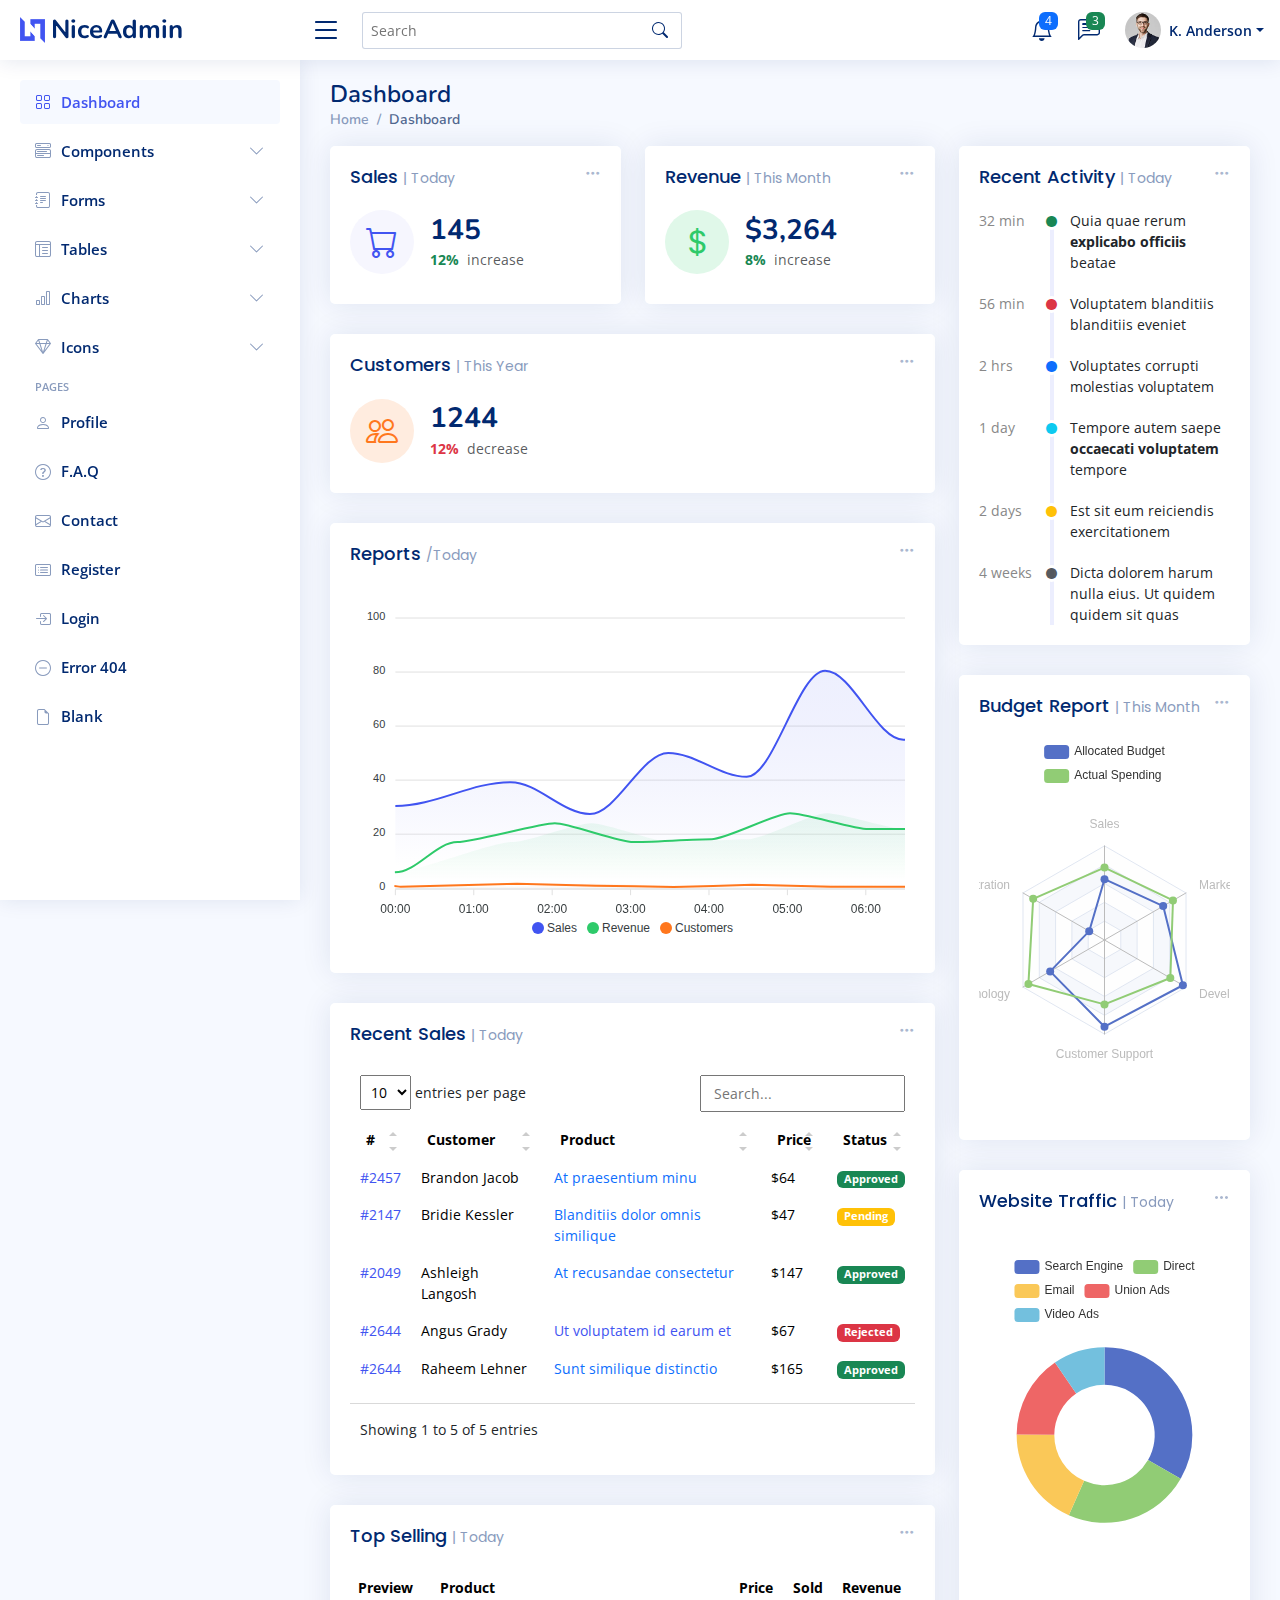
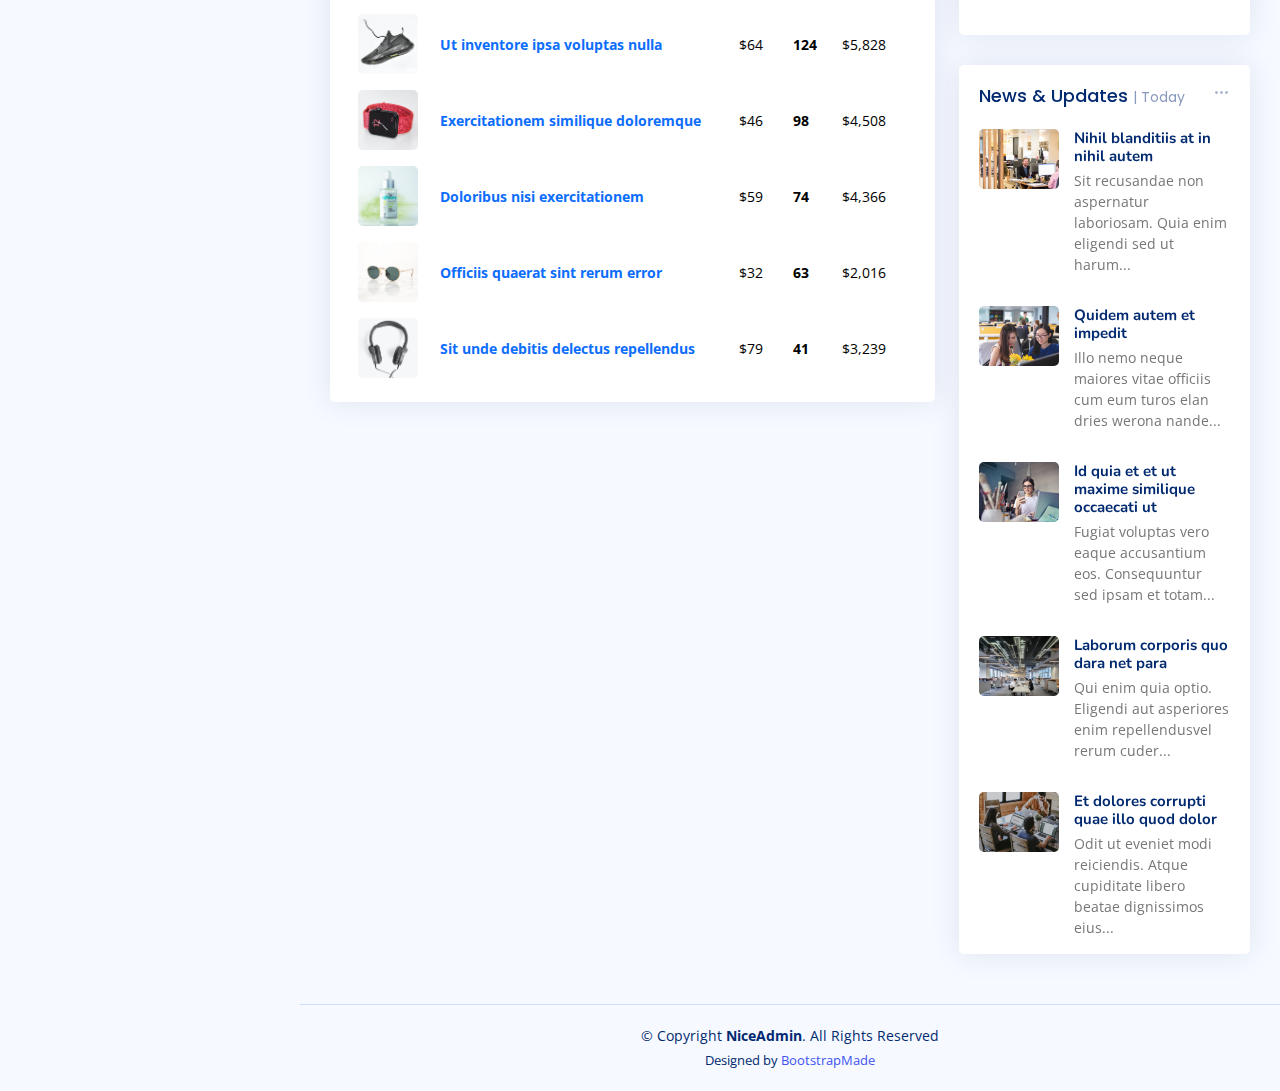
<file: NiceAdmin/index.html>
<!DOCTYPE html>
<html lang="en">

<head>
  <meta charset="utf-8">
  <meta content="width=device-width, initial-scale=1.0" name="viewport">

  <title>Dashboard - NiceAdmin Bootstrap Template</title>
  <meta content="" name="description">
  <meta content="" name="keywords">

  <!-- Favicons -->
  <link href="assets/img/favicon.png" rel="icon">
  <link href="assets/img/apple-touch-icon.png" rel="apple-touch-icon">

  <!-- Google Fonts -->
  <link href="https://fonts.gstatic.com" rel="preconnect">
  <link href="https://fonts.googleapis.com/css?family=Open+Sans:300,300i,400,400i,600,600i,700,700i|Nunito:300,300i,400,400i,600,600i,700,700i|Poppins:300,300i,400,400i,500,500i,600,600i,700,700i" rel="stylesheet">

  <!-- Vendor CSS Files -->
  <link href="assets/vendor/bootstrap/css/bootstrap.min.css" rel="stylesheet">
  <link href="assets/vendor/bootstrap-icons/bootstrap-icons.css" rel="stylesheet">
  <link href="assets/vendor/boxicons/css/boxicons.min.css" rel="stylesheet">
  <link href="assets/vendor/quill/quill.snow.css" rel="stylesheet">
  <link href="assets/vendor/quill/quill.bubble.css" rel="stylesheet">
  <link href="assets/vendor/remixicon/remixicon.css" rel="stylesheet">
  <link href="assets/vendor/simple-datatables/style.css" rel="stylesheet">

  <!-- Template Main CSS File -->
  <link href="assets/css/style.css" rel="stylesheet">

  <!-- =======================================================
  * Template Name: NiceAdmin
  * Updated: Jan 29 2024 with Bootstrap v5.3.2
  * Template URL: https://bootstrapmade.com/nice-admin-bootstrap-admin-html-template/
  * Author: BootstrapMade.com
  * License: https://bootstrapmade.com/license/
  ======================================================== -->
</head>

<body>

  <!-- ======= Header ======= -->
  <header id="header" class="header fixed-top d-flex align-items-center">

    <div class="d-flex align-items-center justify-content-between">
      <a href="index.html" class="logo d-flex align-items-center">
        <img src="assets/img/logo.png" alt="">
        <span class="d-none d-lg-block">NiceAdmin</span>
      </a>
      <i class="bi bi-list toggle-sidebar-btn"></i>
    </div><!-- End Logo -->

    <div class="search-bar">
      <form class="search-form d-flex align-items-center" method="POST" action="#">
        <input type="text" name="query" placeholder="Search" title="Enter search keyword">
        <button type="submit" title="Search"><i class="bi bi-search"></i></button>
      </form>
    </div><!-- End Search Bar -->

    <nav class="header-nav ms-auto">
      <ul class="d-flex align-items-center">

        <li class="nav-item d-block d-lg-none">
          <a class="nav-link nav-icon search-bar-toggle " href="#">
            <i class="bi bi-search"></i>
          </a>
        </li><!-- End Search Icon-->

        <li class="nav-item dropdown">

          <a class="nav-link nav-icon" href="#" data-bs-toggle="dropdown">
            <i class="bi bi-bell"></i>
            <span class="badge bg-primary badge-number">4</span>
          </a><!-- End Notification Icon -->

          <ul class="dropdown-menu dropdown-menu-end dropdown-menu-arrow notifications">
            <li class="dropdown-header">
              You have 4 new notifications
              <a href="#"><span class="badge rounded-pill bg-primary p-2 ms-2">View all</span></a>
            </li>
            <li>
              <hr class="dropdown-divider">
            </li>

            <li class="notification-item">
              <i class="bi bi-exclamation-circle text-warning"></i>
              <div>
                <h4>Lorem Ipsum</h4>
                <p>Quae dolorem earum veritatis oditseno</p>
                <p>30 min. ago</p>
              </div>
            </li>

            <li>
              <hr class="dropdown-divider">
            </li>

            <li class="notification-item">
              <i class="bi bi-x-circle text-danger"></i>
              <div>
                <h4>Atque rerum nesciunt</h4>
                <p>Quae dolorem earum veritatis oditseno</p>
                <p>1 hr. ago</p>
              </div>
            </li>

            <li>
              <hr class="dropdown-divider">
            </li>

            <li class="notification-item">
              <i class="bi bi-check-circle text-success"></i>
              <div>
                <h4>Sit rerum fuga</h4>
                <p>Quae dolorem earum veritatis oditseno</p>
                <p>2 hrs. ago</p>
              </div>
            </li>

            <li>
              <hr class="dropdown-divider">
            </li>

            <li class="notification-item">
              <i class="bi bi-info-circle text-primary"></i>
              <div>
                <h4>Dicta reprehenderit</h4>
                <p>Quae dolorem earum veritatis oditseno</p>
                <p>4 hrs. ago</p>
              </div>
            </li>

            <li>
              <hr class="dropdown-divider">
            </li>
            <li class="dropdown-footer">
              <a href="#">Show all notifications</a>
            </li>

          </ul><!-- End Notification Dropdown Items -->

        </li><!-- End Notification Nav -->

        <li class="nav-item dropdown">

          <a class="nav-link nav-icon" href="#" data-bs-toggle="dropdown">
            <i class="bi bi-chat-left-text"></i>
            <span class="badge bg-success badge-number">3</span>
          </a><!-- End Messages Icon -->

          <ul class="dropdown-menu dropdown-menu-end dropdown-menu-arrow messages">
            <li class="dropdown-header">
              You have 3 new messages
              <a href="#"><span class="badge rounded-pill bg-primary p-2 ms-2">View all</span></a>
            </li>
            <li>
              <hr class="dropdown-divider">
            </li>

            <li class="message-item">
              <a href="#">
                <img src="assets/img/messages-1.jpg" alt="" class="rounded-circle">
                <div>
                  <h4>Maria Hudson</h4>
                  <p>Velit asperiores et ducimus soluta repudiandae labore officia est ut...</p>
                  <p>4 hrs. ago</p>
                </div>
              </a>
            </li>
            <li>
              <hr class="dropdown-divider">
            </li>

            <li class="message-item">
              <a href="#">
                <img src="assets/img/messages-2.jpg" alt="" class="rounded-circle">
                <div>
                  <h4>Anna Nelson</h4>
                  <p>Velit asperiores et ducimus soluta repudiandae labore officia est ut...</p>
                  <p>6 hrs. ago</p>
                </div>
              </a>
            </li>
            <li>
              <hr class="dropdown-divider">
            </li>

            <li class="message-item">
              <a href="#">
                <img src="assets/img/messages-3.jpg" alt="" class="rounded-circle">
                <div>
                  <h4>David Muldon</h4>
                  <p>Velit asperiores et ducimus soluta repudiandae labore officia est ut...</p>
                  <p>8 hrs. ago</p>
                </div>
              </a>
            </li>
            <li>
              <hr class="dropdown-divider">
            </li>

            <li class="dropdown-footer">
              <a href="#">Show all messages</a>
            </li>

          </ul><!-- End Messages Dropdown Items -->

        </li><!-- End Messages Nav -->

        <li class="nav-item dropdown pe-3">

          <a class="nav-link nav-profile d-flex align-items-center pe-0" href="#" data-bs-toggle="dropdown">
            <img src="assets/img/profile-img.jpg" alt="Profile" class="rounded-circle">
            <span class="d-none d-md-block dropdown-toggle ps-2">K. Anderson</span>
          </a><!-- End Profile Iamge Icon -->

          <ul class="dropdown-menu dropdown-menu-end dropdown-menu-arrow profile">
            <li class="dropdown-header">
              <h6>Kevin Anderson</h6>
              <span>Web Designer</span>
            </li>
            <li>
              <hr class="dropdown-divider">
            </li>

            <li>
              <a class="dropdown-item d-flex align-items-center" href="users-profile.html">
                <i class="bi bi-person"></i>
                <span>My Profile</span>
              </a>
            </li>
            <li>
              <hr class="dropdown-divider">
            </li>

            <li>
              <a class="dropdown-item d-flex align-items-center" href="users-profile.html">
                <i class="bi bi-gear"></i>
                <span>Account Settings</span>
              </a>
            </li>
            <li>
              <hr class="dropdown-divider">
            </li>

            <li>
              <a class="dropdown-item d-flex align-items-center" href="pages-faq.html">
                <i class="bi bi-question-circle"></i>
                <span>Need Help?</span>
              </a>
            </li>
            <li>
              <hr class="dropdown-divider">
            </li>

            <li>
              <a class="dropdown-item d-flex align-items-center" href="#">
                <i class="bi bi-box-arrow-right"></i>
                <span>Sign Out</span>
              </a>
            </li>

          </ul><!-- End Profile Dropdown Items -->
        </li><!-- End Profile Nav -->

      </ul>
    </nav><!-- End Icons Navigation -->

  </header><!-- End Header -->

  <!-- ======= Sidebar ======= -->
  <aside id="sidebar" class="sidebar">

    <ul class="sidebar-nav" id="sidebar-nav">

      <li class="nav-item">
        <a class="nav-link " href="index.html">
          <i class="bi bi-grid"></i>
          <span>Dashboard</span>
        </a>
      </li><!-- End Dashboard Nav -->

      <li class="nav-item">
        <a class="nav-link collapsed" data-bs-target="#components-nav" data-bs-toggle="collapse" href="#">
          <i class="bi bi-menu-button-wide"></i><span>Components</span><i class="bi bi-chevron-down ms-auto"></i>
        </a>
        <ul id="components-nav" class="nav-content collapse " data-bs-parent="#sidebar-nav">
          <li>
            <a href="components-alerts.html">
              <i class="bi bi-circle"></i><span>Alerts</span>
            </a>
          </li>
          <li>
            <a href="components-accordion.html">
              <i class="bi bi-circle"></i><span>Accordion</span>
            </a>
          </li>
          <li>
            <a href="components-badges.html">
              <i class="bi bi-circle"></i><span>Badges</span>
            </a>
          </li>
          <li>
            <a href="components-breadcrumbs.html">
              <i class="bi bi-circle"></i><span>Breadcrumbs</span>
            </a>
          </li>
          <li>
            <a href="components-buttons.html">
              <i class="bi bi-circle"></i><span>Buttons</span>
            </a>
          </li>
          <li>
            <a href="components-cards.html">
              <i class="bi bi-circle"></i><span>Cards</span>
            </a>
          </li>
          <li>
            <a href="components-carousel.html">
              <i class="bi bi-circle"></i><span>Carousel</span>
            </a>
          </li>
          <li>
            <a href="components-list-group.html">
              <i class="bi bi-circle"></i><span>List group</span>
            </a>
          </li>
          <li>
            <a href="components-modal.html">
              <i class="bi bi-circle"></i><span>Modal</span>
            </a>
          </li>
          <li>
            <a href="components-tabs.html">
              <i class="bi bi-circle"></i><span>Tabs</span>
            </a>
          </li>
          <li>
            <a href="components-pagination.html">
              <i class="bi bi-circle"></i><span>Pagination</span>
            </a>
          </li>
          <li>
            <a href="components-progress.html">
              <i class="bi bi-circle"></i><span>Progress</span>
            </a>
          </li>
          <li>
            <a href="components-spinners.html">
              <i class="bi bi-circle"></i><span>Spinners</span>
            </a>
          </li>
          <li>
            <a href="components-tooltips.html">
              <i class="bi bi-circle"></i><span>Tooltips</span>
            </a>
          </li>
        </ul>
      </li><!-- End Components Nav -->

      <li class="nav-item">
        <a class="nav-link collapsed" data-bs-target="#forms-nav" data-bs-toggle="collapse" href="#">
          <i class="bi bi-journal-text"></i><span>Forms</span><i class="bi bi-chevron-down ms-auto"></i>
        </a>
        <ul id="forms-nav" class="nav-content collapse " data-bs-parent="#sidebar-nav">
          <li>
            <a href="forms-elements.html">
              <i class="bi bi-circle"></i><span>Form Elements</span>
            </a>
          </li>
          <li>
            <a href="forms-layouts.html">
              <i class="bi bi-circle"></i><span>Form Layouts</span>
            </a>
          </li>
          <li>
            <a href="forms-editors.html">
              <i class="bi bi-circle"></i><span>Form Editors</span>
            </a>
          </li>
          <li>
            <a href="forms-validation.html">
              <i class="bi bi-circle"></i><span>Form Validation</span>
            </a>
          </li>
        </ul>
      </li><!-- End Forms Nav -->

      <li class="nav-item">
        <a class="nav-link collapsed" data-bs-target="#tables-nav" data-bs-toggle="collapse" href="#">
          <i class="bi bi-layout-text-window-reverse"></i><span>Tables</span><i class="bi bi-chevron-down ms-auto"></i>
        </a>
        <ul id="tables-nav" class="nav-content collapse " data-bs-parent="#sidebar-nav">
          <li>
            <a href="tables-general.html">
              <i class="bi bi-circle"></i><span>General Tables</span>
            </a>
          </li>
          <li>
            <a href="tables-data.html">
              <i class="bi bi-circle"></i><span>Data Tables</span>
            </a>
          </li>
        </ul>
      </li><!-- End Tables Nav -->

      <li class="nav-item">
        <a class="nav-link collapsed" data-bs-target="#charts-nav" data-bs-toggle="collapse" href="#">
          <i class="bi bi-bar-chart"></i><span>Charts</span><i class="bi bi-chevron-down ms-auto"></i>
        </a>
        <ul id="charts-nav" class="nav-content collapse " data-bs-parent="#sidebar-nav">
          <li>
            <a href="charts-chartjs.html">
              <i class="bi bi-circle"></i><span>Chart.js</span>
            </a>
          </li>
          <li>
            <a href="charts-apexcharts.html">
              <i class="bi bi-circle"></i><span>ApexCharts</span>
            </a>
          </li>
          <li>
            <a href="charts-echarts.html">
              <i class="bi bi-circle"></i><span>ECharts</span>
            </a>
          </li>
        </ul>
      </li><!-- End Charts Nav -->

      <li class="nav-item">
        <a class="nav-link collapsed" data-bs-target="#icons-nav" data-bs-toggle="collapse" href="#">
          <i class="bi bi-gem"></i><span>Icons</span><i class="bi bi-chevron-down ms-auto"></i>
        </a>
        <ul id="icons-nav" class="nav-content collapse " data-bs-parent="#sidebar-nav">
          <li>
            <a href="icons-bootstrap.html">
              <i class="bi bi-circle"></i><span>Bootstrap Icons</span>
            </a>
          </li>
          <li>
            <a href="icons-remix.html">
              <i class="bi bi-circle"></i><span>Remix Icons</span>
            </a>
          </li>
          <li>
            <a href="icons-boxicons.html">
              <i class="bi bi-circle"></i><span>Boxicons</span>
            </a>
          </li>
        </ul>
      </li><!-- End Icons Nav -->

      <li class="nav-heading">Pages</li>

      <li class="nav-item">
        <a class="nav-link collapsed" href="users-profile.html">
          <i class="bi bi-person"></i>
          <span>Profile</span>
        </a>
      </li><!-- End Profile Page Nav -->

      <li class="nav-item">
        <a class="nav-link collapsed" href="pages-faq.html">
          <i class="bi bi-question-circle"></i>
          <span>F.A.Q</span>
        </a>
      </li><!-- End F.A.Q Page Nav -->

      <li class="nav-item">
        <a class="nav-link collapsed" href="pages-contact.html">
          <i class="bi bi-envelope"></i>
          <span>Contact</span>
        </a>
      </li><!-- End Contact Page Nav -->

      <li class="nav-item">
        <a class="nav-link collapsed" href="pages-register.html">
          <i class="bi bi-card-list"></i>
          <span>Register</span>
        </a>
      </li><!-- End Register Page Nav -->

      <li class="nav-item">
        <a class="nav-link collapsed" href="pages-login.html">
          <i class="bi bi-box-arrow-in-right"></i>
          <span>Login</span>
        </a>
      </li><!-- End Login Page Nav -->

      <li class="nav-item">
        <a class="nav-link collapsed" href="pages-error-404.html">
          <i class="bi bi-dash-circle"></i>
          <span>Error 404</span>
        </a>
      </li><!-- End Error 404 Page Nav -->

      <li class="nav-item">
        <a class="nav-link collapsed" href="pages-blank.html">
          <i class="bi bi-file-earmark"></i>
          <span>Blank</span>
        </a>
      </li><!-- End Blank Page Nav -->

    </ul>

  </aside><!-- End Sidebar-->

  <main id="main" class="main">

    <div class="pagetitle">
      <h1>Dashboard</h1>
      <nav>
        <ol class="breadcrumb">
          <li class="breadcrumb-item"><a href="index.html">Home</a></li>
          <li class="breadcrumb-item active">Dashboard</li>
        </ol>
      </nav>
    </div><!-- End Page Title -->

    <section class="section dashboard">
      <div class="row">

        <!-- Left side columns -->
        <div class="col-lg-8">
          <div class="row">

            <!-- Sales Card -->
            <div class="col-xxl-4 col-md-6">
              <div class="card info-card sales-card">

                <div class="filter">
                  <a class="icon" href="#" data-bs-toggle="dropdown"><i class="bi bi-three-dots"></i></a>
                  <ul class="dropdown-menu dropdown-menu-end dropdown-menu-arrow">
                    <li class="dropdown-header text-start">
                      <h6>Filter</h6>
                    </li>

                    <li><a class="dropdown-item" href="#">Today</a></li>
                    <li><a class="dropdown-item" href="#">This Month</a></li>
                    <li><a class="dropdown-item" href="#">This Year</a></li>
                  </ul>
                </div>

                <div class="card-body">
                  <h5 class="card-title">Sales <span>| Today</span></h5>

                  <div class="d-flex align-items-center">
                    <div class="card-icon rounded-circle d-flex align-items-center justify-content-center">
                      <i class="bi bi-cart"></i>
                    </div>
                    <div class="ps-3">
                      <h6>145</h6>
                      <span class="text-success small pt-1 fw-bold">12%</span> <span class="text-muted small pt-2 ps-1">increase</span>

                    </div>
                  </div>
                </div>

              </div>
            </div><!-- End Sales Card -->

            <!-- Revenue Card -->
            <div class="col-xxl-4 col-md-6">
              <div class="card info-card revenue-card">

                <div class="filter">
                  <a class="icon" href="#" data-bs-toggle="dropdown"><i class="bi bi-three-dots"></i></a>
                  <ul class="dropdown-menu dropdown-menu-end dropdown-menu-arrow">
                    <li class="dropdown-header text-start">
                      <h6>Filter</h6>
                    </li>

                    <li><a class="dropdown-item" href="#">Today</a></li>
                    <li><a class="dropdown-item" href="#">This Month</a></li>
                    <li><a class="dropdown-item" href="#">This Year</a></li>
                  </ul>
                </div>

                <div class="card-body">
                  <h5 class="card-title">Revenue <span>| This Month</span></h5>

                  <div class="d-flex align-items-center">
                    <div class="card-icon rounded-circle d-flex align-items-center justify-content-center">
                      <i class="bi bi-currency-dollar"></i>
                    </div>
                    <div class="ps-3">
                      <h6>$3,264</h6>
                      <span class="text-success small pt-1 fw-bold">8%</span> <span class="text-muted small pt-2 ps-1">increase</span>

                    </div>
                  </div>
                </div>

              </div>
            </div><!-- End Revenue Card -->

            <!-- Customers Card -->
            <div class="col-xxl-4 col-xl-12">

              <div class="card info-card customers-card">

                <div class="filter">
                  <a class="icon" href="#" data-bs-toggle="dropdown"><i class="bi bi-three-dots"></i></a>
                  <ul class="dropdown-menu dropdown-menu-end dropdown-menu-arrow">
                    <li class="dropdown-header text-start">
                      <h6>Filter</h6>
                    </li>

                    <li><a class="dropdown-item" href="#">Today</a></li>
                    <li><a class="dropdown-item" href="#">This Month</a></li>
                    <li><a class="dropdown-item" href="#">This Year</a></li>
                  </ul>
                </div>

                <div class="card-body">
                  <h5 class="card-title">Customers <span>| This Year</span></h5>

                  <div class="d-flex align-items-center">
                    <div class="card-icon rounded-circle d-flex align-items-center justify-content-center">
                      <i class="bi bi-people"></i>
                    </div>
                    <div class="ps-3">
                      <h6>1244</h6>
                      <span class="text-danger small pt-1 fw-bold">12%</span> <span class="text-muted small pt-2 ps-1">decrease</span>

                    </div>
                  </div>

                </div>
              </div>

            </div><!-- End Customers Card -->

            <!-- Reports -->
            <div class="col-12">
              <div class="card">

                <div class="filter">
                  <a class="icon" href="#" data-bs-toggle="dropdown"><i class="bi bi-three-dots"></i></a>
                  <ul class="dropdown-menu dropdown-menu-end dropdown-menu-arrow">
                    <li class="dropdown-header text-start">
                      <h6>Filter</h6>
                    </li>

                    <li><a class="dropdown-item" href="#">Today</a></li>
                    <li><a class="dropdown-item" href="#">This Month</a></li>
                    <li><a class="dropdown-item" href="#">This Year</a></li>
                  </ul>
                </div>

                <div class="card-body">
                  <h5 class="card-title">Reports <span>/Today</span></h5>

                  <!-- Line Chart -->
                  <div id="reportsChart"></div>

                  <script>
                    document.addEventListener("DOMContentLoaded", () => {
                      new ApexCharts(document.querySelector("#reportsChart"), {
                        series: [{
                          name: 'Sales',
                          data: [31, 40, 28, 51, 42, 82, 56],
                        }, {
                          name: 'Revenue',
                          data: [11, 32, 45, 32, 34, 52, 41]
                        }, {
                          name: 'Customers',
                          data: [15, 11, 32, 18, 9, 24, 11]
                        }],
                        chart: {
                          height: 350,
                          type: 'area',
                          toolbar: {
                            show: false
                          },
                        },
                        markers: {
                          size: 4
                        },
                        colors: ['#4154f1', '#2eca6a', '#ff771d'],
                        fill: {
                          type: "gradient",
                          gradient: {
                            shadeIntensity: 1,
                            opacityFrom: 0.3,
                            opacityTo: 0.4,
                            stops: [0, 90, 100]
                          }
                        },
                        dataLabels: {
                          enabled: false
                        },
                        stroke: {
                          curve: 'smooth',
                          width: 2
                        },
                        xaxis: {
                          type: 'datetime',
                          categories: ["2018-09-19T00:00:00.000Z", "2018-09-19T01:30:00.000Z", "2018-09-19T02:30:00.000Z", "2018-09-19T03:30:00.000Z", "2018-09-19T04:30:00.000Z", "2018-09-19T05:30:00.000Z", "2018-09-19T06:30:00.000Z"]
                        },
                        tooltip: {
                          x: {
                            format: 'dd/MM/yy HH:mm'
                          },
                        }
                      }).render();
                    });
                  </script>
                  <!-- End Line Chart -->

                </div>

              </div>
            </div><!-- End Reports -->

            <!-- Recent Sales -->
            <div class="col-12">
              <div class="card recent-sales overflow-auto">

                <div class="filter">
                  <a class="icon" href="#" data-bs-toggle="dropdown"><i class="bi bi-three-dots"></i></a>
                  <ul class="dropdown-menu dropdown-menu-end dropdown-menu-arrow">
                    <li class="dropdown-header text-start">
                      <h6>Filter</h6>
                    </li>

                    <li><a class="dropdown-item" href="#">Today</a></li>
                    <li><a class="dropdown-item" href="#">This Month</a></li>
                    <li><a class="dropdown-item" href="#">This Year</a></li>
                  </ul>
                </div>

                <div class="card-body">
                  <h5 class="card-title">Recent Sales <span>| Today</span></h5>

                  <table class="table table-borderless datatable">
                    <thead>
                      <tr>
                        <th scope="col">#</th>
                        <th scope="col">Customer</th>
                        <th scope="col">Product</th>
                        <th scope="col">Price</th>
                        <th scope="col">Status</th>
                      </tr>
                    </thead>
                    <tbody>
                      <tr>
                        <th scope="row"><a href="#">#2457</a></th>
                        <td>Brandon Jacob</td>
                        <td><a href="#" class="text-primary">At praesentium minu</a></td>
                        <td>$64</td>
                        <td><span class="badge bg-success">Approved</span></td>
                      </tr>
                      <tr>
                        <th scope="row"><a href="#">#2147</a></th>
                        <td>Bridie Kessler</td>
                        <td><a href="#" class="text-primary">Blanditiis dolor omnis similique</a></td>
                        <td>$47</td>
                        <td><span class="badge bg-warning">Pending</span></td>
                      </tr>
                      <tr>
                        <th scope="row"><a href="#">#2049</a></th>
                        <td>Ashleigh Langosh</td>
                        <td><a href="#" class="text-primary">At recusandae consectetur</a></td>
                        <td>$147</td>
                        <td><span class="badge bg-success">Approved</span></td>
                      </tr>
                      <tr>
                        <th scope="row"><a href="#">#2644</a></th>
                        <td>Angus Grady</td>
                        <td><a href="#" class="text-primar">Ut voluptatem id earum et</a></td>
                        <td>$67</td>
                        <td><span class="badge bg-danger">Rejected</span></td>
                      </tr>
                      <tr>
                        <th scope="row"><a href="#">#2644</a></th>
                        <td>Raheem Lehner</td>
                        <td><a href="#" class="text-primary">Sunt similique distinctio</a></td>
                        <td>$165</td>
                        <td><span class="badge bg-success">Approved</span></td>
                      </tr>
                    </tbody>
                  </table>

                </div>

              </div>
            </div><!-- End Recent Sales -->

            <!-- Top Selling -->
            <div class="col-12">
              <div class="card top-selling overflow-auto">

                <div class="filter">
                  <a class="icon" href="#" data-bs-toggle="dropdown"><i class="bi bi-three-dots"></i></a>
                  <ul class="dropdown-menu dropdown-menu-end dropdown-menu-arrow">
                    <li class="dropdown-header text-start">
                      <h6>Filter</h6>
                    </li>

                    <li><a class="dropdown-item" href="#">Today</a></li>
                    <li><a class="dropdown-item" href="#">This Month</a></li>
                    <li><a class="dropdown-item" href="#">This Year</a></li>
                  </ul>
                </div>

                <div class="card-body pb-0">
                  <h5 class="card-title">Top Selling <span>| Today</span></h5>

                  <table class="table table-borderless">
                    <thead>
                      <tr>
                        <th scope="col">Preview</th>
                        <th scope="col">Product</th>
                        <th scope="col">Price</th>
                        <th scope="col">Sold</th>
                        <th scope="col">Revenue</th>
                      </tr>
                    </thead>
                    <tbody>
                      <tr>
                        <th scope="row"><a href="#"><img src="assets/img/product-1.jpg" alt=""></a></th>
                        <td><a href="#" class="text-primary fw-bold">Ut inventore ipsa voluptas nulla</a></td>
                        <td>$64</td>
                        <td class="fw-bold">124</td>
                        <td>$5,828</td>
                      </tr>
                      <tr>
                        <th scope="row"><a href="#"><img src="assets/img/product-2.jpg" alt=""></a></th>
                        <td><a href="#" class="text-primary fw-bold">Exercitationem similique doloremque</a></td>
                        <td>$46</td>
                        <td class="fw-bold">98</td>
                        <td>$4,508</td>
                      </tr>
                      <tr>
                        <th scope="row"><a href="#"><img src="assets/img/product-3.jpg" alt=""></a></th>
                        <td><a href="#" class="text-primary fw-bold">Doloribus nisi exercitationem</a></td>
                        <td>$59</td>
                        <td class="fw-bold">74</td>
                        <td>$4,366</td>
                      </tr>
                      <tr>
                        <th scope="row"><a href="#"><img src="assets/img/product-4.jpg" alt=""></a></th>
                        <td><a href="#" class="text-primary fw-bold">Officiis quaerat sint rerum error</a></td>
                        <td>$32</td>
                        <td class="fw-bold">63</td>
                        <td>$2,016</td>
                      </tr>
                      <tr>
                        <th scope="row"><a href="#"><img src="assets/img/product-5.jpg" alt=""></a></th>
                        <td><a href="#" class="text-primary fw-bold">Sit unde debitis delectus repellendus</a></td>
                        <td>$79</td>
                        <td class="fw-bold">41</td>
                        <td>$3,239</td>
                      </tr>
                    </tbody>
                  </table>

                </div>

              </div>
            </div><!-- End Top Selling -->

          </div>
        </div><!-- End Left side columns -->

        <!-- Right side columns -->
        <div class="col-lg-4">

          <!-- Recent Activity -->
          <div class="card">
            <div class="filter">
              <a class="icon" href="#" data-bs-toggle="dropdown"><i class="bi bi-three-dots"></i></a>
              <ul class="dropdown-menu dropdown-menu-end dropdown-menu-arrow">
                <li class="dropdown-header text-start">
                  <h6>Filter</h6>
                </li>

                <li><a class="dropdown-item" href="#">Today</a></li>
                <li><a class="dropdown-item" href="#">This Month</a></li>
                <li><a class="dropdown-item" href="#">This Year</a></li>
              </ul>
            </div>

            <div class="card-body">
              <h5 class="card-title">Recent Activity <span>| Today</span></h5>

              <div class="activity">

                <div class="activity-item d-flex">
                  <div class="activite-label">32 min</div>
                  <i class='bi bi-circle-fill activity-badge text-success align-self-start'></i>
                  <div class="activity-content">
                    Quia quae rerum <a href="#" class="fw-bold text-dark">explicabo officiis</a> beatae
                  </div>
                </div><!-- End activity item-->

                <div class="activity-item d-flex">
                  <div class="activite-label">56 min</div>
                  <i class='bi bi-circle-fill activity-badge text-danger align-self-start'></i>
                  <div class="activity-content">
                    Voluptatem blanditiis blanditiis eveniet
                  </div>
                </div><!-- End activity item-->

                <div class="activity-item d-flex">
                  <div class="activite-label">2 hrs</div>
                  <i class='bi bi-circle-fill activity-badge text-primary align-self-start'></i>
                  <div class="activity-content">
                    Voluptates corrupti molestias voluptatem
                  </div>
                </div><!-- End activity item-->

                <div class="activity-item d-flex">
                  <div class="activite-label">1 day</div>
                  <i class='bi bi-circle-fill activity-badge text-info align-self-start'></i>
                  <div class="activity-content">
                    Tempore autem saepe <a href="#" class="fw-bold text-dark">occaecati voluptatem</a> tempore
                  </div>
                </div><!-- End activity item-->

                <div class="activity-item d-flex">
                  <div class="activite-label">2 days</div>
                  <i class='bi bi-circle-fill activity-badge text-warning align-self-start'></i>
                  <div class="activity-content">
                    Est sit eum reiciendis exercitationem
                  </div>
                </div><!-- End activity item-->

                <div class="activity-item d-flex">
                  <div class="activite-label">4 weeks</div>
                  <i class='bi bi-circle-fill activity-badge text-muted align-self-start'></i>
                  <div class="activity-content">
                    Dicta dolorem harum nulla eius. Ut quidem quidem sit quas
                  </div>
                </div><!-- End activity item-->

              </div>

            </div>
          </div><!-- End Recent Activity -->

          <!-- Budget Report -->
          <div class="card">
            <div class="filter">
              <a class="icon" href="#" data-bs-toggle="dropdown"><i class="bi bi-three-dots"></i></a>
              <ul class="dropdown-menu dropdown-menu-end dropdown-menu-arrow">
                <li class="dropdown-header text-start">
                  <h6>Filter</h6>
                </li>

                <li><a class="dropdown-item" href="#">Today</a></li>
                <li><a class="dropdown-item" href="#">This Month</a></li>
                <li><a class="dropdown-item" href="#">This Year</a></li>
              </ul>
            </div>

            <div class="card-body pb-0">
              <h5 class="card-title">Budget Report <span>| This Month</span></h5>

              <div id="budgetChart" style="min-height: 400px;" class="echart"></div>

              <script>
                document.addEventListener("DOMContentLoaded", () => {
                  var budgetChart = echarts.init(document.querySelector("#budgetChart")).setOption({
                    legend: {
                      data: ['Allocated Budget', 'Actual Spending']
                    },
                    radar: {
                      // shape: 'circle',
                      indicator: [{
                          name: 'Sales',
                          max: 6500
                        },
                        {
                          name: 'Administration',
                          max: 16000
                        },
                        {
                          name: 'Information Technology',
                          max: 30000
                        },
                        {
                          name: 'Customer Support',
                          max: 38000
                        },
                        {
                          name: 'Development',
                          max: 52000
                        },
                        {
                          name: 'Marketing',
                          max: 25000
                        }
                      ]
                    },
                    series: [{
                      name: 'Budget vs spending',
                      type: 'radar',
                      data: [{
                          value: [4200, 3000, 20000, 35000, 50000, 18000],
                          name: 'Allocated Budget'
                        },
                        {
                          value: [5000, 14000, 28000, 26000, 42000, 21000],
                          name: 'Actual Spending'
                        }
                      ]
                    }]
                  });
                });
              </script>

            </div>
          </div><!-- End Budget Report -->

          <!-- Website Traffic -->
          <div class="card">
            <div class="filter">
              <a class="icon" href="#" data-bs-toggle="dropdown"><i class="bi bi-three-dots"></i></a>
              <ul class="dropdown-menu dropdown-menu-end dropdown-menu-arrow">
                <li class="dropdown-header text-start">
                  <h6>Filter</h6>
                </li>

                <li><a class="dropdown-item" href="#">Today</a></li>
                <li><a class="dropdown-item" href="#">This Month</a></li>
                <li><a class="dropdown-item" href="#">This Year</a></li>
              </ul>
            </div>

            <div class="card-body pb-0">
              <h5 class="card-title">Website Traffic <span>| Today</span></h5>

              <div id="trafficChart" style="min-height: 400px;" class="echart"></div>

              <script>
                document.addEventListener("DOMContentLoaded", () => {
                  echarts.init(document.querySelector("#trafficChart")).setOption({
                    tooltip: {
                      trigger: 'item'
                    },
                    legend: {
                      top: '5%',
                      left: 'center'
                    },
                    series: [{
                      name: 'Access From',
                      type: 'pie',
                      radius: ['40%', '70%'],
                      avoidLabelOverlap: false,
                      label: {
                        show: false,
                        position: 'center'
                      },
                      emphasis: {
                        label: {
                          show: true,
                          fontSize: '18',
                          fontWeight: 'bold'
                        }
                      },
                      labelLine: {
                        show: false
                      },
                      data: [{
                          value: 1048,
                          name: 'Search Engine'
                        },
                        {
                          value: 735,
                          name: 'Direct'
                        },
                        {
                          value: 580,
                          name: 'Email'
                        },
                        {
                          value: 484,
                          name: 'Union Ads'
                        },
                        {
                          value: 300,
                          name: 'Video Ads'
                        }
                      ]
                    }]
                  });
                });
              </script>

            </div>
          </div><!-- End Website Traffic -->

          <!-- News & Updates Traffic -->
          <div class="card">
            <div class="filter">
              <a class="icon" href="#" data-bs-toggle="dropdown"><i class="bi bi-three-dots"></i></a>
              <ul class="dropdown-menu dropdown-menu-end dropdown-menu-arrow">
                <li class="dropdown-header text-start">
                  <h6>Filter</h6>
                </li>

                <li><a class="dropdown-item" href="#">Today</a></li>
                <li><a class="dropdown-item" href="#">This Month</a></li>
                <li><a class="dropdown-item" href="#">This Year</a></li>
              </ul>
            </div>

            <div class="card-body pb-0">
              <h5 class="card-title">News &amp; Updates <span>| Today</span></h5>

              <div class="news">
                <div class="post-item clearfix">
                  <img src="assets/img/news-1.jpg" alt="">
                  <h4><a href="#">Nihil blanditiis at in nihil autem</a></h4>
                  <p>Sit recusandae non aspernatur laboriosam. Quia enim eligendi sed ut harum...</p>
                </div>

                <div class="post-item clearfix">
                  <img src="assets/img/news-2.jpg" alt="">
                  <h4><a href="#">Quidem autem et impedit</a></h4>
                  <p>Illo nemo neque maiores vitae officiis cum eum turos elan dries werona nande...</p>
                </div>

                <div class="post-item clearfix">
                  <img src="assets/img/news-3.jpg" alt="">
                  <h4><a href="#">Id quia et et ut maxime similique occaecati ut</a></h4>
                  <p>Fugiat voluptas vero eaque accusantium eos. Consequuntur sed ipsam et totam...</p>
                </div>

                <div class="post-item clearfix">
                  <img src="assets/img/news-4.jpg" alt="">
                  <h4><a href="#">Laborum corporis quo dara net para</a></h4>
                  <p>Qui enim quia optio. Eligendi aut asperiores enim repellendusvel rerum cuder...</p>
                </div>

                <div class="post-item clearfix">
                  <img src="assets/img/news-5.jpg" alt="">
                  <h4><a href="#">Et dolores corrupti quae illo quod dolor</a></h4>
                  <p>Odit ut eveniet modi reiciendis. Atque cupiditate libero beatae dignissimos eius...</p>
                </div>

              </div><!-- End sidebar recent posts-->

            </div>
          </div><!-- End News & Updates -->

        </div><!-- End Right side columns -->

      </div>
    </section>

  </main><!-- End #main -->

  <!-- ======= Footer ======= -->
  <footer id="footer" class="footer">
    <div class="copyright">
      &copy; Copyright <strong><span>NiceAdmin</span></strong>. All Rights Reserved
    </div>
    <div class="credits">
      <!-- All the links in the footer should remain intact. -->
      <!-- You can delete the links only if you purchased the pro version. -->
      <!-- Licensing information: https://bootstrapmade.com/license/ -->
      <!-- Purchase the pro version with working PHP/AJAX contact form: https://bootstrapmade.com/nice-admin-bootstrap-admin-html-template/ -->
      Designed by <a href="https://bootstrapmade.com/">BootstrapMade</a>
    </div>
  </footer><!-- End Footer -->

  <a href="#" class="back-to-top d-flex align-items-center justify-content-center"><i class="bi bi-arrow-up-short"></i></a>

  <!-- Vendor JS Files -->
  <script src="assets/vendor/apexcharts/apexcharts.min.js"></script>
  <script src="assets/vendor/bootstrap/js/bootstrap.bundle.min.js"></script>
  <script src="assets/vendor/chart.js/chart.umd.js"></script>
  <script src="assets/vendor/echarts/echarts.min.js"></script>
  <script src="assets/vendor/quill/quill.min.js"></script>
  <script src="assets/vendor/simple-datatables/simple-datatables.js"></script>
  <script src="assets/vendor/tinymce/tinymce.min.js"></script>
  <script src="assets/vendor/php-email-form/validate.js"></script>

  <!-- Template Main JS File -->
  <script src="assets/js/main.js"></script>

</body>

</html>
</file>
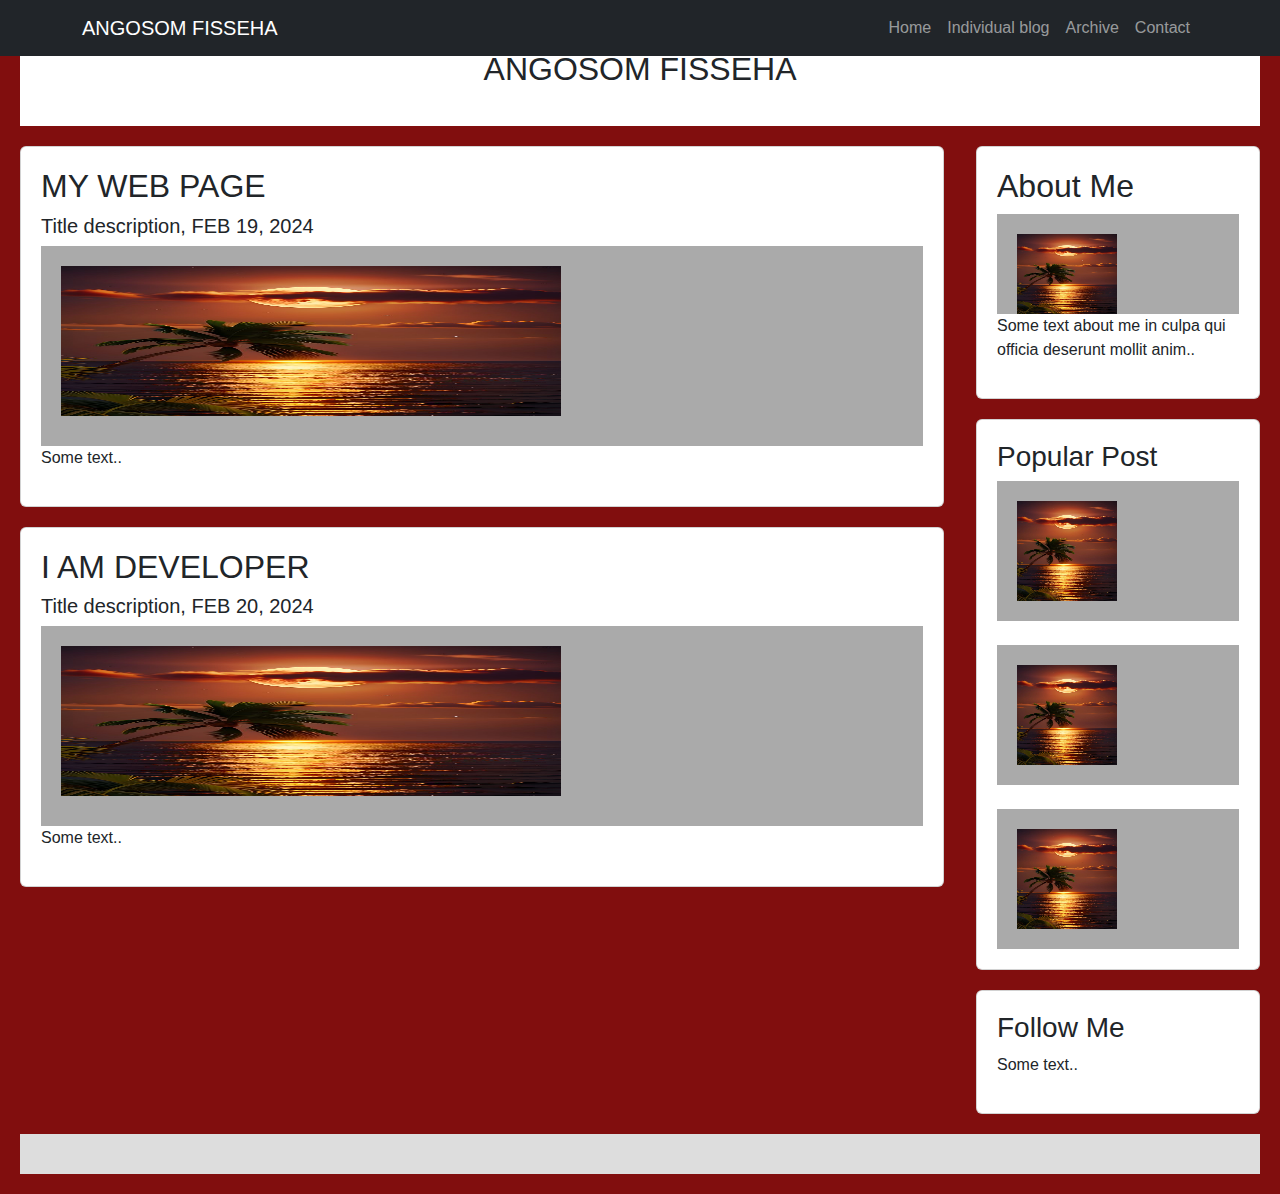
<file: A.HTML>
<!DOCTYPE html>
<html lang="en">
<head>
  <meta charset="UTF-8">
  <meta name="viewport" content="width=device-width, initial-scale=1.0">
  <title> MY WEB Page</title>
  <link rel="stylesheet" href="https://cdn.jsdelivr.net/npm/bootstrap@5.2.3/dist/css/bootstrap.min.css">
  <link rel="stylesheet" href="style.css">
</head>
<body>
  <nav class="navbar navbar-expand-lg navbar-dark bg-dark fixed-top">
    <div class="container">
      <a class="navbar-brand" href="#">ANGOSOM FISSEHA</a>
      <button class="navbar-toggler" type="button" data-bs-toggle="collapse" data-bs-target="#navbarSupportedContent" aria-controls="navbarSupportedContent" aria-expanded="false" aria-label="Toggle navigation">
        <span class="navbar-toggler-icon"></span>
      </button>
      <div class="collapse navbar-collapse" id="navbarSupportedContent">
        <ul class="navbar-nav ms-auto">
          <li class="nav-item">
            <a class="nav-link" href="home.html">Home</a>
          </li>
          <li class="nav-item">
            <a class="nav-link" href="individual blog.html">Individual blog</a>
          </li>
          <li class="nav-item">
            <a class="nav-link" href="archive.html">Archive</a>
          </li>
          <li class="nav-item">
            <a class="nav-link" href="contact.html">Contact</a>
          </li>
        </ul>
      </div>
    </div>
  </nav>
  <div class="header">
  <h2> ANGOSOM FISSEHA</h2>
</div>

<div class="row">
  <div class="leftcolumn">
    <div class="card">
      <h2> MY WEB PAGE</h2>
      <h5>Title description, FEB 19, 2024</h5>
      <div class="fakeimg" style="height:200px;">
        <img src="a.jpg" height="150px" width="500px" alt="">
    </div>
      <p>Some text..</p>
    </div>
    <div class="card">
      <h2> I AM DEVELOPER</h2>
      <h5>Title description, FEB 20, 2024</h5>
      <div class="fakeimg" style="height:200px;">
    <img src="a.jpg" height="150px" width="500px" alt="">
    </div>
      <p>Some text..</p>
    </div>
  </div>
  <div class="rightcolumn">
    <div class="card">
      <h2>About Me</h2>
      <div class="fakeimg" style="height:100px;">
        <img src="a.jpg" height="80px" width="100px" alt="">
    </div>
      <p>Some text about me in culpa qui officia deserunt mollit anim..</p>
    </div>
    <div class="card">
      <h3>Popular Post</h3>
      <div class="fakeimg"><img src="a.jpg" height="100px" width="100px" alt=""></div><br>
      <div class="fakeimg"><img src="a.jpg" height="100px" width="100px" alt=""></div><br>
      <div class="fakeimg"><img src="a.jpg" height="100px" width="100px" alt=""></div>
    </div>
    <div class="card">
      <h3>Follow Me</h3>
      <p>Some text..</p>
    </div>
  </div>
</div>

  <script src="https://cdn.jsdelivr.net/npm/bootstrap@5.2.3/dist/js/bootstrap.bundle.min.js"></script>
<div class="footer">
    <footer>
        
    </footer>
</div>

</body>
</html>
</file>
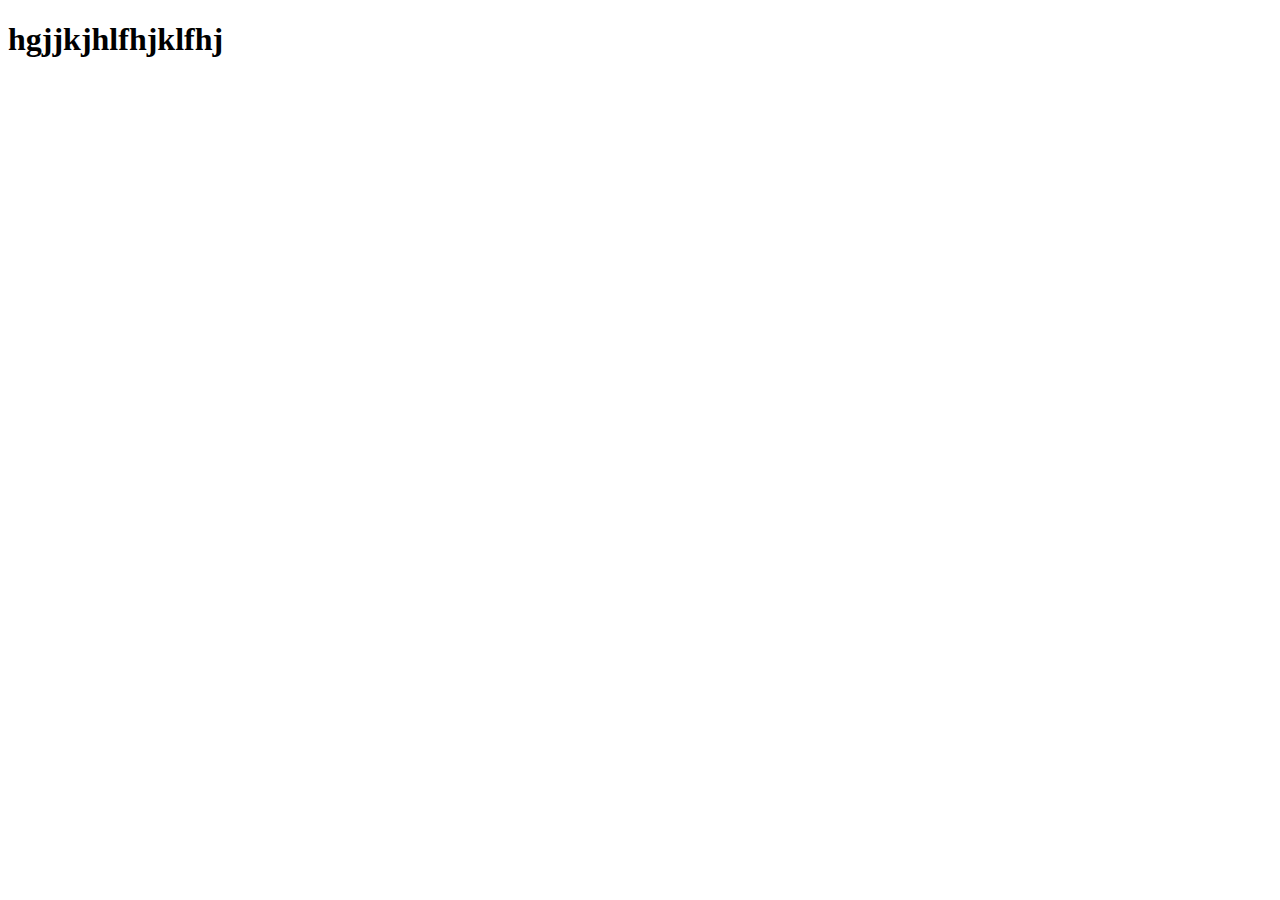
<file: archive.html>
<!DOCTYPE html>
<html lang="en">
<head>
    <meta charset="UTF-8">
    <meta name="viewport" content="width=device-width, initial-scale=1.0">
    <title>Document</title>
</head>
<body>
    <h1>hgjjkjhlfhjklfhj</h1>
</body>
</html>
</file>
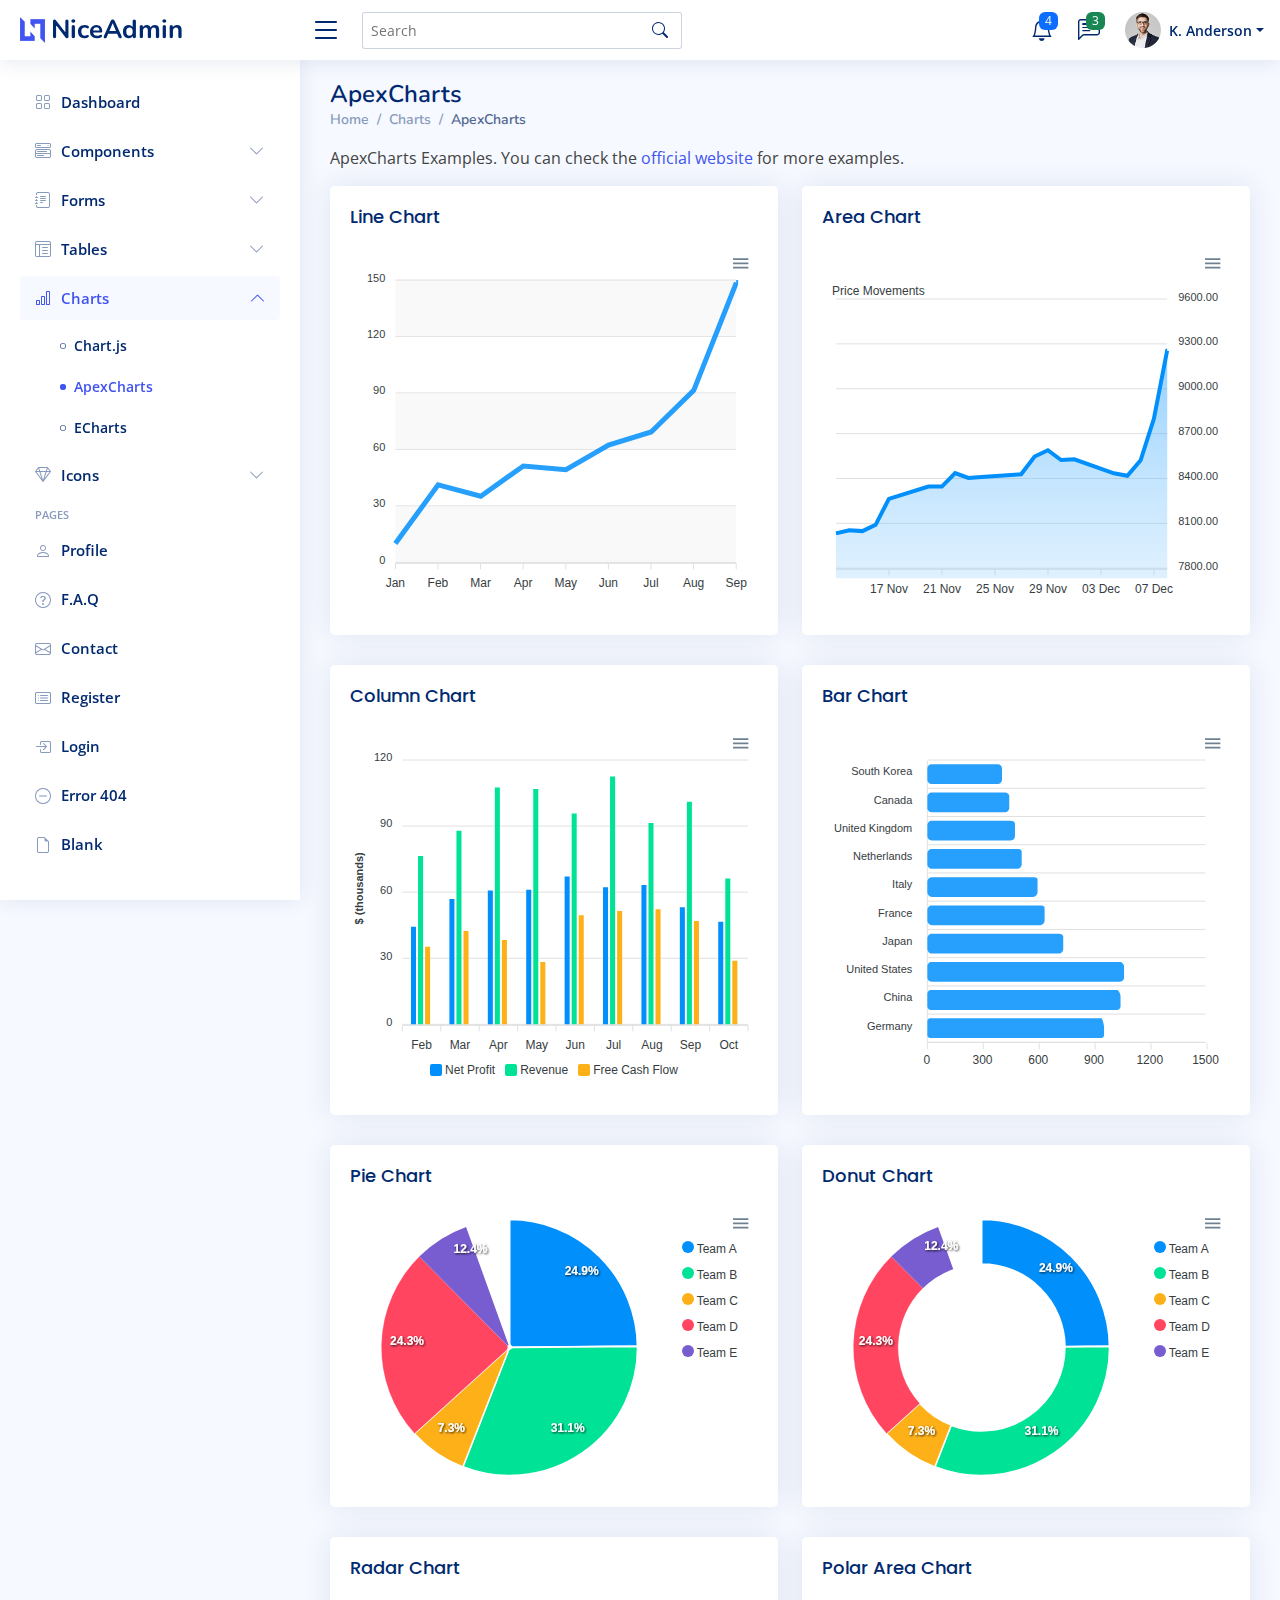
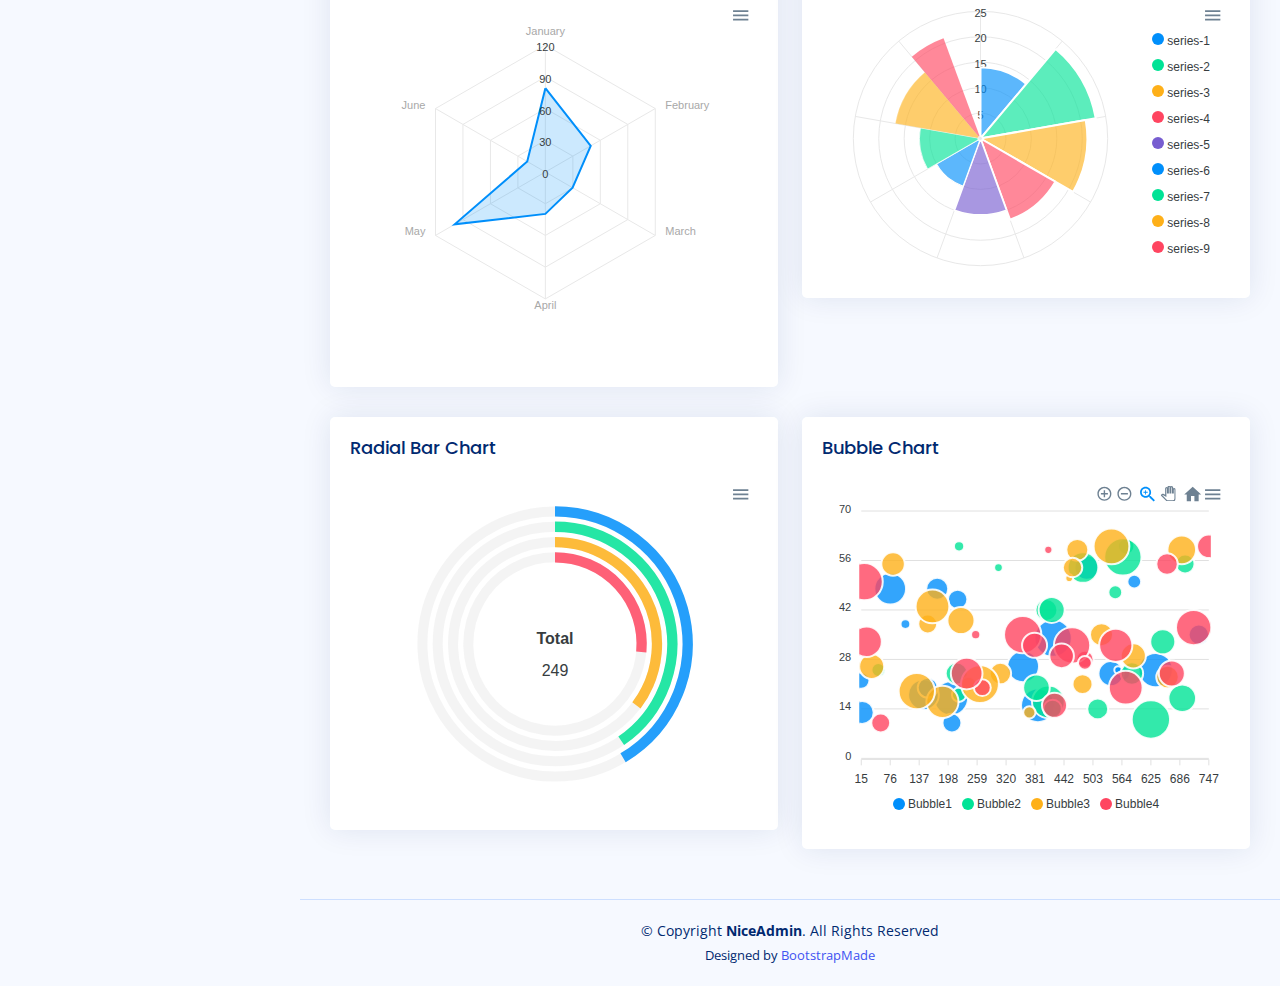
<file: NiceAdmin/charts-apexcharts.html>
<!DOCTYPE html>
<html lang="en">

<head>
  <meta charset="utf-8">
  <meta content="width=device-width, initial-scale=1.0" name="viewport">

  <title>Charts / ApexCharts - NiceAdmin Bootstrap Template</title>
  <meta content="" name="description">
  <meta content="" name="keywords">

  <!-- Favicons -->
  <link href="assets/img/favicon.png" rel="icon">
  <link href="assets/img/apple-touch-icon.png" rel="apple-touch-icon">

  <!-- Google Fonts -->
  <link href="https://fonts.gstatic.com" rel="preconnect">
  <link href="https://fonts.googleapis.com/css?family=Open+Sans:300,300i,400,400i,600,600i,700,700i|Nunito:300,300i,400,400i,600,600i,700,700i|Poppins:300,300i,400,400i,500,500i,600,600i,700,700i" rel="stylesheet">

  <!-- Vendor CSS Files -->
  <link href="assets/vendor/bootstrap/css/bootstrap.min.css" rel="stylesheet">
  <link href="assets/vendor/bootstrap-icons/bootstrap-icons.css" rel="stylesheet">
  <link href="assets/vendor/boxicons/css/boxicons.min.css" rel="stylesheet">
  <link href="assets/vendor/quill/quill.snow.css" rel="stylesheet">
  <link href="assets/vendor/quill/quill.bubble.css" rel="stylesheet">
  <link href="assets/vendor/remixicon/remixicon.css" rel="stylesheet">
  <link href="assets/vendor/simple-datatables/style.css" rel="stylesheet">

  <!-- Template Main CSS File -->
  <link href="assets/css/style.css" rel="stylesheet">

  <!-- =======================================================
  * Template Name: NiceAdmin
  * Updated: Jan 29 2024 with Bootstrap v5.3.2
  * Template URL: https://bootstrapmade.com/nice-admin-bootstrap-admin-html-template/
  * Author: BootstrapMade.com
  * License: https://bootstrapmade.com/license/
  ======================================================== -->
</head>

<body>

  <!-- ======= Header ======= -->
  <header id="header" class="header fixed-top d-flex align-items-center">

    <div class="d-flex align-items-center justify-content-between">
      <a href="index.html" class="logo d-flex align-items-center">
        <img src="assets/img/logo.png" alt="">
        <span class="d-none d-lg-block">NiceAdmin</span>
      </a>
      <i class="bi bi-list toggle-sidebar-btn"></i>
    </div><!-- End Logo -->

    <div class="search-bar">
      <form class="search-form d-flex align-items-center" method="POST" action="#">
        <input type="text" name="query" placeholder="Search" title="Enter search keyword">
        <button type="submit" title="Search"><i class="bi bi-search"></i></button>
      </form>
    </div><!-- End Search Bar -->

    <nav class="header-nav ms-auto">
      <ul class="d-flex align-items-center">

        <li class="nav-item d-block d-lg-none">
          <a class="nav-link nav-icon search-bar-toggle " href="#">
            <i class="bi bi-search"></i>
          </a>
        </li><!-- End Search Icon-->

        <li class="nav-item dropdown">

          <a class="nav-link nav-icon" href="#" data-bs-toggle="dropdown">
            <i class="bi bi-bell"></i>
            <span class="badge bg-primary badge-number">4</span>
          </a><!-- End Notification Icon -->

          <ul class="dropdown-menu dropdown-menu-end dropdown-menu-arrow notifications">
            <li class="dropdown-header">
              You have 4 new notifications
              <a href="#"><span class="badge rounded-pill bg-primary p-2 ms-2">View all</span></a>
            </li>
            <li>
              <hr class="dropdown-divider">
            </li>

            <li class="notification-item">
              <i class="bi bi-exclamation-circle text-warning"></i>
              <div>
                <h4>Lorem Ipsum</h4>
                <p>Quae dolorem earum veritatis oditseno</p>
                <p>30 min. ago</p>
              </div>
            </li>

            <li>
              <hr class="dropdown-divider">
            </li>

            <li class="notification-item">
              <i class="bi bi-x-circle text-danger"></i>
              <div>
                <h4>Atque rerum nesciunt</h4>
                <p>Quae dolorem earum veritatis oditseno</p>
                <p>1 hr. ago</p>
              </div>
            </li>

            <li>
              <hr class="dropdown-divider">
            </li>

            <li class="notification-item">
              <i class="bi bi-check-circle text-success"></i>
              <div>
                <h4>Sit rerum fuga</h4>
                <p>Quae dolorem earum veritatis oditseno</p>
                <p>2 hrs. ago</p>
              </div>
            </li>

            <li>
              <hr class="dropdown-divider">
            </li>

            <li class="notification-item">
              <i class="bi bi-info-circle text-primary"></i>
              <div>
                <h4>Dicta reprehenderit</h4>
                <p>Quae dolorem earum veritatis oditseno</p>
                <p>4 hrs. ago</p>
              </div>
            </li>

            <li>
              <hr class="dropdown-divider">
            </li>
            <li class="dropdown-footer">
              <a href="#">Show all notifications</a>
            </li>

          </ul><!-- End Notification Dropdown Items -->

        </li><!-- End Notification Nav -->

        <li class="nav-item dropdown">

          <a class="nav-link nav-icon" href="#" data-bs-toggle="dropdown">
            <i class="bi bi-chat-left-text"></i>
            <span class="badge bg-success badge-number">3</span>
          </a><!-- End Messages Icon -->

          <ul class="dropdown-menu dropdown-menu-end dropdown-menu-arrow messages">
            <li class="dropdown-header">
              You have 3 new messages
              <a href="#"><span class="badge rounded-pill bg-primary p-2 ms-2">View all</span></a>
            </li>
            <li>
              <hr class="dropdown-divider">
            </li>

            <li class="message-item">
              <a href="#">
                <img src="assets/img/messages-1.jpg" alt="" class="rounded-circle">
                <div>
                  <h4>Maria Hudson</h4>
                  <p>Velit asperiores et ducimus soluta repudiandae labore officia est ut...</p>
                  <p>4 hrs. ago</p>
                </div>
              </a>
            </li>
            <li>
              <hr class="dropdown-divider">
            </li>

            <li class="message-item">
              <a href="#">
                <img src="assets/img/messages-2.jpg" alt="" class="rounded-circle">
                <div>
                  <h4>Anna Nelson</h4>
                  <p>Velit asperiores et ducimus soluta repudiandae labore officia est ut...</p>
                  <p>6 hrs. ago</p>
                </div>
              </a>
            </li>
            <li>
              <hr class="dropdown-divider">
            </li>

            <li class="message-item">
              <a href="#">
                <img src="assets/img/messages-3.jpg" alt="" class="rounded-circle">
                <div>
                  <h4>David Muldon</h4>
                  <p>Velit asperiores et ducimus soluta repudiandae labore officia est ut...</p>
                  <p>8 hrs. ago</p>
                </div>
              </a>
            </li>
            <li>
              <hr class="dropdown-divider">
            </li>

            <li class="dropdown-footer">
              <a href="#">Show all messages</a>
            </li>

          </ul><!-- End Messages Dropdown Items -->

        </li><!-- End Messages Nav -->

        <li class="nav-item dropdown pe-3">

          <a class="nav-link nav-profile d-flex align-items-center pe-0" href="#" data-bs-toggle="dropdown">
            <img src="assets/img/profile-img.jpg" alt="Profile" class="rounded-circle">
            <span class="d-none d-md-block dropdown-toggle ps-2">K. Anderson</span>
          </a><!-- End Profile Iamge Icon -->

          <ul class="dropdown-menu dropdown-menu-end dropdown-menu-arrow profile">
            <li class="dropdown-header">
              <h6>Kevin Anderson</h6>
              <span>Web Designer</span>
            </li>
            <li>
              <hr class="dropdown-divider">
            </li>

            <li>
              <a class="dropdown-item d-flex align-items-center" href="users-profile.html">
                <i class="bi bi-person"></i>
                <span>My Profile</span>
              </a>
            </li>
            <li>
              <hr class="dropdown-divider">
            </li>

            <li>
              <a class="dropdown-item d-flex align-items-center" href="users-profile.html">
                <i class="bi bi-gear"></i>
                <span>Account Settings</span>
              </a>
            </li>
            <li>
              <hr class="dropdown-divider">
            </li>

            <li>
              <a class="dropdown-item d-flex align-items-center" href="pages-faq.html">
                <i class="bi bi-question-circle"></i>
                <span>Need Help?</span>
              </a>
            </li>
            <li>
              <hr class="dropdown-divider">
            </li>

            <li>
              <a class="dropdown-item d-flex align-items-center" href="#">
                <i class="bi bi-box-arrow-right"></i>
                <span>Sign Out</span>
              </a>
            </li>

          </ul><!-- End Profile Dropdown Items -->
        </li><!-- End Profile Nav -->

      </ul>
    </nav><!-- End Icons Navigation -->

  </header><!-- End Header -->

  <!-- ======= Sidebar ======= -->
  <aside id="sidebar" class="sidebar">

    <ul class="sidebar-nav" id="sidebar-nav">

      <li class="nav-item">
        <a class="nav-link collapsed" href="index.html">
          <i class="bi bi-grid"></i>
          <span>Dashboard</span>
        </a>
      </li><!-- End Dashboard Nav -->

      <li class="nav-item">
        <a class="nav-link collapsed" data-bs-target="#components-nav" data-bs-toggle="collapse" href="#">
          <i class="bi bi-menu-button-wide"></i><span>Components</span><i class="bi bi-chevron-down ms-auto"></i>
        </a>
        <ul id="components-nav" class="nav-content collapse " data-bs-parent="#sidebar-nav">
          <li>
            <a href="components-alerts.html">
              <i class="bi bi-circle"></i><span>Alerts</span>
            </a>
          </li>
          <li>
            <a href="components-accordion.html">
              <i class="bi bi-circle"></i><span>Accordion</span>
            </a>
          </li>
          <li>
            <a href="components-badges.html">
              <i class="bi bi-circle"></i><span>Badges</span>
            </a>
          </li>
          <li>
            <a href="components-breadcrumbs.html">
              <i class="bi bi-circle"></i><span>Breadcrumbs</span>
            </a>
          </li>
          <li>
            <a href="components-buttons.html">
              <i class="bi bi-circle"></i><span>Buttons</span>
            </a>
          </li>
          <li>
            <a href="components-cards.html">
              <i class="bi bi-circle"></i><span>Cards</span>
            </a>
          </li>
          <li>
            <a href="components-carousel.html">
              <i class="bi bi-circle"></i><span>Carousel</span>
            </a>
          </li>
          <li>
            <a href="components-list-group.html">
              <i class="bi bi-circle"></i><span>List group</span>
            </a>
          </li>
          <li>
            <a href="components-modal.html">
              <i class="bi bi-circle"></i><span>Modal</span>
            </a>
          </li>
          <li>
            <a href="components-tabs.html">
              <i class="bi bi-circle"></i><span>Tabs</span>
            </a>
          </li>
          <li>
            <a href="components-pagination.html">
              <i class="bi bi-circle"></i><span>Pagination</span>
            </a>
          </li>
          <li>
            <a href="components-progress.html">
              <i class="bi bi-circle"></i><span>Progress</span>
            </a>
          </li>
          <li>
            <a href="components-spinners.html">
              <i class="bi bi-circle"></i><span>Spinners</span>
            </a>
          </li>
          <li>
            <a href="components-tooltips.html">
              <i class="bi bi-circle"></i><span>Tooltips</span>
            </a>
          </li>
        </ul>
      </li><!-- End Components Nav -->

      <li class="nav-item">
        <a class="nav-link collapsed" data-bs-target="#forms-nav" data-bs-toggle="collapse" href="#">
          <i class="bi bi-journal-text"></i><span>Forms</span><i class="bi bi-chevron-down ms-auto"></i>
        </a>
        <ul id="forms-nav" class="nav-content collapse " data-bs-parent="#sidebar-nav">
          <li>
            <a href="forms-elements.html">
              <i class="bi bi-circle"></i><span>Form Elements</span>
            </a>
          </li>
          <li>
            <a href="forms-layouts.html">
              <i class="bi bi-circle"></i><span>Form Layouts</span>
            </a>
          </li>
          <li>
            <a href="forms-editors.html">
              <i class="bi bi-circle"></i><span>Form Editors</span>
            </a>
          </li>
          <li>
            <a href="forms-validation.html">
              <i class="bi bi-circle"></i><span>Form Validation</span>
            </a>
          </li>
        </ul>
      </li><!-- End Forms Nav -->

      <li class="nav-item">
        <a class="nav-link collapsed" data-bs-target="#tables-nav" data-bs-toggle="collapse" href="#">
          <i class="bi bi-layout-text-window-reverse"></i><span>Tables</span><i class="bi bi-chevron-down ms-auto"></i>
        </a>
        <ul id="tables-nav" class="nav-content collapse " data-bs-parent="#sidebar-nav">
          <li>
            <a href="tables-general.html">
              <i class="bi bi-circle"></i><span>General Tables</span>
            </a>
          </li>
          <li>
            <a href="tables-data.html">
              <i class="bi bi-circle"></i><span>Data Tables</span>
            </a>
          </li>
        </ul>
      </li><!-- End Tables Nav -->

      <li class="nav-item">
        <a class="nav-link " data-bs-target="#charts-nav" data-bs-toggle="collapse" href="#">
          <i class="bi bi-bar-chart"></i><span>Charts</span><i class="bi bi-chevron-down ms-auto"></i>
        </a>
        <ul id="charts-nav" class="nav-content collapse show" data-bs-parent="#sidebar-nav">
          <li>
            <a href="charts-chartjs.html">
              <i class="bi bi-circle"></i><span>Chart.js</span>
            </a>
          </li>
          <li>
            <a href="charts-apexcharts.html" class="active">
              <i class="bi bi-circle"></i><span>ApexCharts</span>
            </a>
          </li>
          <li>
            <a href="charts-echarts.html">
              <i class="bi bi-circle"></i><span>ECharts</span>
            </a>
          </li>
        </ul>
      </li><!-- End Charts Nav -->

      <li class="nav-item">
        <a class="nav-link collapsed" data-bs-target="#icons-nav" data-bs-toggle="collapse" href="#">
          <i class="bi bi-gem"></i><span>Icons</span><i class="bi bi-chevron-down ms-auto"></i>
        </a>
        <ul id="icons-nav" class="nav-content collapse " data-bs-parent="#sidebar-nav">
          <li>
            <a href="icons-bootstrap.html">
              <i class="bi bi-circle"></i><span>Bootstrap Icons</span>
            </a>
          </li>
          <li>
            <a href="icons-remix.html">
              <i class="bi bi-circle"></i><span>Remix Icons</span>
            </a>
          </li>
          <li>
            <a href="icons-boxicons.html">
              <i class="bi bi-circle"></i><span>Boxicons</span>
            </a>
          </li>
        </ul>
      </li><!-- End Icons Nav -->

      <li class="nav-heading">Pages</li>

      <li class="nav-item">
        <a class="nav-link collapsed" href="users-profile.html">
          <i class="bi bi-person"></i>
          <span>Profile</span>
        </a>
      </li><!-- End Profile Page Nav -->

      <li class="nav-item">
        <a class="nav-link collapsed" href="pages-faq.html">
          <i class="bi bi-question-circle"></i>
          <span>F.A.Q</span>
        </a>
      </li><!-- End F.A.Q Page Nav -->

      <li class="nav-item">
        <a class="nav-link collapsed" href="pages-contact.html">
          <i class="bi bi-envelope"></i>
          <span>Contact</span>
        </a>
      </li><!-- End Contact Page Nav -->

      <li class="nav-item">
        <a class="nav-link collapsed" href="pages-register.html">
          <i class="bi bi-card-list"></i>
          <span>Register</span>
        </a>
      </li><!-- End Register Page Nav -->

      <li class="nav-item">
        <a class="nav-link collapsed" href="pages-login.html">
          <i class="bi bi-box-arrow-in-right"></i>
          <span>Login</span>
        </a>
      </li><!-- End Login Page Nav -->

      <li class="nav-item">
        <a class="nav-link collapsed" href="pages-error-404.html">
          <i class="bi bi-dash-circle"></i>
          <span>Error 404</span>
        </a>
      </li><!-- End Error 404 Page Nav -->

      <li class="nav-item">
        <a class="nav-link collapsed" href="pages-blank.html">
          <i class="bi bi-file-earmark"></i>
          <span>Blank</span>
        </a>
      </li><!-- End Blank Page Nav -->

    </ul>

  </aside><!-- End Sidebar-->

  <main id="main" class="main">

    <div class="pagetitle">
      <h1>ApexCharts</h1>
      <nav>
        <ol class="breadcrumb">
          <li class="breadcrumb-item"><a href="index.html">Home</a></li>
          <li class="breadcrumb-item">Charts</li>
          <li class="breadcrumb-item active">ApexCharts</li>
        </ol>
      </nav>
    </div><!-- End Page Title -->

    <p>ApexCharts Examples. You can check the <a href="https://apexcharts.com/javascript-chart-demos/" target="_blank">official website</a> for more examples.</p>

    <section class="section">
      <div class="row">

        <div class="col-lg-6">
          <div class="card">
            <div class="card-body">
              <h5 class="card-title">Line Chart</h5>

              <!-- Line Chart -->
              <div id="lineChart"></div>

              <script>
                document.addEventListener("DOMContentLoaded", () => {
                  new ApexCharts(document.querySelector("#lineChart"), {
                    series: [{
                      name: "Desktops",
                      data: [10, 41, 35, 51, 49, 62, 69, 91, 148]
                    }],
                    chart: {
                      height: 350,
                      type: 'line',
                      zoom: {
                        enabled: false
                      }
                    },
                    dataLabels: {
                      enabled: false
                    },
                    stroke: {
                      curve: 'straight'
                    },
                    grid: {
                      row: {
                        colors: ['#f3f3f3', 'transparent'], // takes an array which will be repeated on columns
                        opacity: 0.5
                      },
                    },
                    xaxis: {
                      categories: ['Jan', 'Feb', 'Mar', 'Apr', 'May', 'Jun', 'Jul', 'Aug', 'Sep'],
                    }
                  }).render();
                });
              </script>
              <!-- End Line Chart -->

            </div>
          </div>
        </div>

        <div class="col-lg-6">
          <div class="card">
            <div class="card-body">
              <h5 class="card-title">Area Chart</h5>

              <!-- Area Chart -->
              <div id="areaChart"></div>

              <script>
                document.addEventListener("DOMContentLoaded", () => {
                  const series = {
                    "monthDataSeries1": {
                      "prices": [
                        8107.85,
                        8128.0,
                        8122.9,
                        8165.5,
                        8340.7,
                        8423.7,
                        8423.5,
                        8514.3,
                        8481.85,
                        8487.7,
                        8506.9,
                        8626.2,
                        8668.95,
                        8602.3,
                        8607.55,
                        8512.9,
                        8496.25,
                        8600.65,
                        8881.1,
                        9340.85
                      ],
                      "dates": [
                        "13 Nov 2017",
                        "14 Nov 2017",
                        "15 Nov 2017",
                        "16 Nov 2017",
                        "17 Nov 2017",
                        "20 Nov 2017",
                        "21 Nov 2017",
                        "22 Nov 2017",
                        "23 Nov 2017",
                        "24 Nov 2017",
                        "27 Nov 2017",
                        "28 Nov 2017",
                        "29 Nov 2017",
                        "30 Nov 2017",
                        "01 Dec 2017",
                        "04 Dec 2017",
                        "05 Dec 2017",
                        "06 Dec 2017",
                        "07 Dec 2017",
                        "08 Dec 2017"
                      ]
                    },
                    "monthDataSeries2": {
                      "prices": [
                        8423.7,
                        8423.5,
                        8514.3,
                        8481.85,
                        8487.7,
                        8506.9,
                        8626.2,
                        8668.95,
                        8602.3,
                        8607.55,
                        8512.9,
                        8496.25,
                        8600.65,
                        8881.1,
                        9040.85,
                        8340.7,
                        8165.5,
                        8122.9,
                        8107.85,
                        8128.0
                      ],
                      "dates": [
                        "13 Nov 2017",
                        "14 Nov 2017",
                        "15 Nov 2017",
                        "16 Nov 2017",
                        "17 Nov 2017",
                        "20 Nov 2017",
                        "21 Nov 2017",
                        "22 Nov 2017",
                        "23 Nov 2017",
                        "24 Nov 2017",
                        "27 Nov 2017",
                        "28 Nov 2017",
                        "29 Nov 2017",
                        "30 Nov 2017",
                        "01 Dec 2017",
                        "04 Dec 2017",
                        "05 Dec 2017",
                        "06 Dec 2017",
                        "07 Dec 2017",
                        "08 Dec 2017"
                      ]
                    },
                    "monthDataSeries3": {
                      "prices": [
                        7114.25,
                        7126.6,
                        7116.95,
                        7203.7,
                        7233.75,
                        7451.0,
                        7381.15,
                        7348.95,
                        7347.75,
                        7311.25,
                        7266.4,
                        7253.25,
                        7215.45,
                        7266.35,
                        7315.25,
                        7237.2,
                        7191.4,
                        7238.95,
                        7222.6,
                        7217.9,
                        7359.3,
                        7371.55,
                        7371.15,
                        7469.2,
                        7429.25,
                        7434.65,
                        7451.1,
                        7475.25,
                        7566.25,
                        7556.8,
                        7525.55,
                        7555.45,
                        7560.9,
                        7490.7,
                        7527.6,
                        7551.9,
                        7514.85,
                        7577.95,
                        7592.3,
                        7621.95,
                        7707.95,
                        7859.1,
                        7815.7,
                        7739.0,
                        7778.7,
                        7839.45,
                        7756.45,
                        7669.2,
                        7580.45,
                        7452.85,
                        7617.25,
                        7701.6,
                        7606.8,
                        7620.05,
                        7513.85,
                        7498.45,
                        7575.45,
                        7601.95,
                        7589.1,
                        7525.85,
                        7569.5,
                        7702.5,
                        7812.7,
                        7803.75,
                        7816.3,
                        7851.15,
                        7912.2,
                        7972.8,
                        8145.0,
                        8161.1,
                        8121.05,
                        8071.25,
                        8088.2,
                        8154.45,
                        8148.3,
                        8122.05,
                        8132.65,
                        8074.55,
                        7952.8,
                        7885.55,
                        7733.9,
                        7897.15,
                        7973.15,
                        7888.5,
                        7842.8,
                        7838.4,
                        7909.85,
                        7892.75,
                        7897.75,
                        7820.05,
                        7904.4,
                        7872.2,
                        7847.5,
                        7849.55,
                        7789.6,
                        7736.35,
                        7819.4,
                        7875.35,
                        7871.8,
                        8076.5,
                        8114.8,
                        8193.55,
                        8217.1,
                        8235.05,
                        8215.3,
                        8216.4,
                        8301.55,
                        8235.25,
                        8229.75,
                        8201.95,
                        8164.95,
                        8107.85,
                        8128.0,
                        8122.9,
                        8165.5,
                        8340.7,
                        8423.7,
                        8423.5,
                        8514.3,
                        8481.85,
                        8487.7,
                        8506.9,
                        8626.2
                      ],
                      "dates": [
                        "02 Jun 2017",
                        "05 Jun 2017",
                        "06 Jun 2017",
                        "07 Jun 2017",
                        "08 Jun 2017",
                        "09 Jun 2017",
                        "12 Jun 2017",
                        "13 Jun 2017",
                        "14 Jun 2017",
                        "15 Jun 2017",
                        "16 Jun 2017",
                        "19 Jun 2017",
                        "20 Jun 2017",
                        "21 Jun 2017",
                        "22 Jun 2017",
                        "23 Jun 2017",
                        "27 Jun 2017",
                        "28 Jun 2017",
                        "29 Jun 2017",
                        "30 Jun 2017",
                        "03 Jul 2017",
                        "04 Jul 2017",
                        "05 Jul 2017",
                        "06 Jul 2017",
                        "07 Jul 2017",
                        "10 Jul 2017",
                        "11 Jul 2017",
                        "12 Jul 2017",
                        "13 Jul 2017",
                        "14 Jul 2017",
                        "17 Jul 2017",
                        "18 Jul 2017",
                        "19 Jul 2017",
                        "20 Jul 2017",
                        "21 Jul 2017",
                        "24 Jul 2017",
                        "25 Jul 2017",
                        "26 Jul 2017",
                        "27 Jul 2017",
                        "28 Jul 2017",
                        "31 Jul 2017",
                        "01 Aug 2017",
                        "02 Aug 2017",
                        "03 Aug 2017",
                        "04 Aug 2017",
                        "07 Aug 2017",
                        "08 Aug 2017",
                        "09 Aug 2017",
                        "10 Aug 2017",
                        "11 Aug 2017",
                        "14 Aug 2017",
                        "16 Aug 2017",
                        "17 Aug 2017",
                        "18 Aug 2017",
                        "21 Aug 2017",
                        "22 Aug 2017",
                        "23 Aug 2017",
                        "24 Aug 2017",
                        "28 Aug 2017",
                        "29 Aug 2017",
                        "30 Aug 2017",
                        "31 Aug 2017",
                        "01 Sep 2017",
                        "04 Sep 2017",
                        "05 Sep 2017",
                        "06 Sep 2017",
                        "07 Sep 2017",
                        "08 Sep 2017",
                        "11 Sep 2017",
                        "12 Sep 2017",
                        "13 Sep 2017",
                        "14 Sep 2017",
                        "15 Sep 2017",
                        "18 Sep 2017",
                        "19 Sep 2017",
                        "20 Sep 2017",
                        "21 Sep 2017",
                        "22 Sep 2017",
                        "25 Sep 2017",
                        "26 Sep 2017",
                        "27 Sep 2017",
                        "28 Sep 2017",
                        "29 Sep 2017",
                        "03 Oct 2017",
                        "04 Oct 2017",
                        "05 Oct 2017",
                        "06 Oct 2017",
                        "09 Oct 2017",
                        "10 Oct 2017",
                        "11 Oct 2017",
                        "12 Oct 2017",
                        "13 Oct 2017",
                        "16 Oct 2017",
                        "17 Oct 2017",
                        "18 Oct 2017",
                        "19 Oct 2017",
                        "23 Oct 2017",
                        "24 Oct 2017",
                        "25 Oct 2017",
                        "26 Oct 2017",
                        "27 Oct 2017",
                        "30 Oct 2017",
                        "31 Oct 2017",
                        "01 Nov 2017",
                        "02 Nov 2017",
                        "03 Nov 2017",
                        "06 Nov 2017",
                        "07 Nov 2017",
                        "08 Nov 2017",
                        "09 Nov 2017",
                        "10 Nov 2017",
                        "13 Nov 2017",
                        "14 Nov 2017",
                        "15 Nov 2017",
                        "16 Nov 2017",
                        "17 Nov 2017",
                        "20 Nov 2017",
                        "21 Nov 2017",
                        "22 Nov 2017",
                        "23 Nov 2017",
                        "24 Nov 2017",
                        "27 Nov 2017",
                        "28 Nov 2017"
                      ]
                    }
                  }
                  new ApexCharts(document.querySelector("#areaChart"), {
                    series: [{
                      name: "STOCK ABC",
                      data: series.monthDataSeries1.prices
                    }],
                    chart: {
                      type: 'area',
                      height: 350,
                      zoom: {
                        enabled: false
                      }
                    },
                    dataLabels: {
                      enabled: false
                    },
                    stroke: {
                      curve: 'straight'
                    },
                    subtitle: {
                      text: 'Price Movements',
                      align: 'left'
                    },
                    labels: series.monthDataSeries1.dates,
                    xaxis: {
                      type: 'datetime',
                    },
                    yaxis: {
                      opposite: true
                    },
                    legend: {
                      horizontalAlign: 'left'
                    }
                  }).render();
                });
              </script>
              <!-- End Area Chart -->

            </div>
          </div>
        </div>

        <div class="col-lg-6">
          <div class="card">
            <div class="card-body">
              <h5 class="card-title">Column Chart</h5>

              <!-- Column Chart -->
              <div id="columnChart"></div>

              <script>
                document.addEventListener("DOMContentLoaded", () => {
                  new ApexCharts(document.querySelector("#columnChart"), {
                    series: [{
                      name: 'Net Profit',
                      data: [44, 55, 57, 56, 61, 58, 63, 60, 66]
                    }, {
                      name: 'Revenue',
                      data: [76, 85, 101, 98, 87, 105, 91, 114, 94]
                    }, {
                      name: 'Free Cash Flow',
                      data: [35, 41, 36, 26, 45, 48, 52, 53, 41]
                    }],
                    chart: {
                      type: 'bar',
                      height: 350
                    },
                    plotOptions: {
                      bar: {
                        horizontal: false,
                        columnWidth: '55%',
                        endingShape: 'rounded'
                      },
                    },
                    dataLabels: {
                      enabled: false
                    },
                    stroke: {
                      show: true,
                      width: 2,
                      colors: ['transparent']
                    },
                    xaxis: {
                      categories: ['Feb', 'Mar', 'Apr', 'May', 'Jun', 'Jul', 'Aug', 'Sep', 'Oct'],
                    },
                    yaxis: {
                      title: {
                        text: '$ (thousands)'
                      }
                    },
                    fill: {
                      opacity: 1
                    },
                    tooltip: {
                      y: {
                        formatter: function(val) {
                          return "$ " + val + " thousands"
                        }
                      }
                    }
                  }).render();
                });
              </script>
              <!-- End Column Chart -->

            </div>
          </div>
        </div>

        <div class="col-lg-6">
          <div class="card">
            <div class="card-body">
              <h5 class="card-title">Bar Chart</h5>

              <!-- Bar Chart -->
              <div id="barChart"></div>

              <script>
                document.addEventListener("DOMContentLoaded", () => {
                  new ApexCharts(document.querySelector("#barChart"), {
                    series: [{
                      data: [400, 430, 448, 470, 540, 580, 690, 1100, 1200, 1380]
                    }],
                    chart: {
                      type: 'bar',
                      height: 350
                    },
                    plotOptions: {
                      bar: {
                        borderRadius: 4,
                        horizontal: true,
                      }
                    },
                    dataLabels: {
                      enabled: false
                    },
                    xaxis: {
                      categories: ['South Korea', 'Canada', 'United Kingdom', 'Netherlands', 'Italy', 'France', 'Japan',
                        'United States', 'China', 'Germany'
                      ],
                    }
                  }).render();
                });
              </script>
              <!-- End Bar Chart -->

            </div>
          </div>
        </div>

        <div class="col-lg-6">
          <div class="card">
            <div class="card-body">
              <h5 class="card-title">Pie Chart</h5>

              <!-- Pie Chart -->
              <div id="pieChart"></div>

              <script>
                document.addEventListener("DOMContentLoaded", () => {
                  new ApexCharts(document.querySelector("#pieChart"), {
                    series: [44, 55, 13, 43, 22],
                    chart: {
                      height: 350,
                      type: 'pie',
                      toolbar: {
                        show: true
                      }
                    },
                    labels: ['Team A', 'Team B', 'Team C', 'Team D', 'Team E']
                  }).render();
                });
              </script>
              <!-- End Pie Chart -->

            </div>
          </div>
        </div>

        <div class="col-lg-6">
          <div class="card">
            <div class="card-body">
              <h5 class="card-title">Donut Chart</h5>

              <!-- Donut Chart -->
              <div id="donutChart"></div>

              <script>
                document.addEventListener("DOMContentLoaded", () => {
                  new ApexCharts(document.querySelector("#donutChart"), {
                    series: [44, 55, 13, 43, 22],
                    chart: {
                      height: 350,
                      type: 'donut',
                      toolbar: {
                        show: true
                      }
                    },
                    labels: ['Team A', 'Team B', 'Team C', 'Team D', 'Team E'],
                  }).render();
                });
              </script>
              <!-- End Donut Chart -->

            </div>
          </div>
        </div>

        <div class="col-lg-6">
          <div class="card">
            <div class="card-body">
              <h5 class="card-title">Radar Chart</h5>

              <!-- Radar Chart -->
              <div id="radarChart"></div>

              <script>
                document.addEventListener("DOMContentLoaded", () => {
                  new ApexCharts(document.querySelector("#radarChart"), {
                    series: [{
                      name: 'Series 1',
                      data: [80, 50, 30, 40, 100, 20],
                    }],
                    chart: {
                      height: 350,
                      type: 'radar',
                    },
                    xaxis: {
                      categories: ['January', 'February', 'March', 'April', 'May', 'June']
                    }
                  }).render();
                });
              </script>
              <!-- End Radar Chart -->

            </div>
          </div>
        </div>

        <div class="col-lg-6">
          <div class="card">
            <div class="card-body">
              <h5 class="card-title">Polar Area Chart</h5>

              <!-- Polar Area Chart -->
              <div id="polarAreaChart"></div>

              <script>
                document.addEventListener("DOMContentLoaded", () => {
                  new ApexCharts(document.querySelector("#polarAreaChart"), {
                    series: [14, 23, 21, 17, 15, 10, 12, 17, 21],
                    chart: {
                      type: 'polarArea',
                      height: 350,
                      toolbar: {
                        show: true
                      }
                    },
                    stroke: {
                      colors: ['#fff']
                    },
                    fill: {
                      opacity: 0.8
                    }
                  }).render();
                });
              </script>
              <!-- End Polar Area Chart -->

            </div>
          </div>
        </div>

        <div class="col-lg-6">
          <div class="card">
            <div class="card-body">
              <h5 class="card-title">Radial Bar Chart</h5>

              <!-- Radial Bar Chart -->
              <div id="radialBarChart"></div>

              <script>
                document.addEventListener("DOMContentLoaded", () => {
                  new ApexCharts(document.querySelector("#radialBarChart"), {
                    series: [44, 55, 67, 83],
                    chart: {
                      height: 350,
                      type: 'radialBar',
                      toolbar: {
                        show: true
                      }
                    },
                    plotOptions: {
                      radialBar: {
                        dataLabels: {
                          name: {
                            fontSize: '22px',
                          },
                          value: {
                            fontSize: '16px',
                          },
                          total: {
                            show: true,
                            label: 'Total',
                            formatter: function(w) {
                              // By default this function returns the average of all series. The below is just an example to show the use of custom formatter function
                              return 249
                            }
                          }
                        }
                      }
                    },
                    labels: ['Apples', 'Oranges', 'Bananas', 'Berries'],
                  }).render();
                });
              </script>
              <!-- End Radial Bar Chart -->

            </div>
          </div>
        </div>

        <div class="col-lg-6">
          <div class="card">
            <div class="card-body">
              <h5 class="card-title">Bubble Chart</h5>

              <!-- Bubble Chart -->
              <div id="bubbleChart"></div>

              <script>
                document.addEventListener("DOMContentLoaded", () => {
                  function generateData(baseval, count, yrange) {
                    var i = 0;
                    var series = [];
                    while (i < count) {
                      var x = Math.floor(Math.random() * (750 - 1 + 1)) + 1;;
                      var y = Math.floor(Math.random() * (yrange.max - yrange.min + 1)) + yrange.min;
                      var z = Math.floor(Math.random() * (75 - 15 + 1)) + 15;
                      series.push([x, y, z]);
                      baseval += 86400000;
                      i++;
                    }
                    return series;
                  }
                  new ApexCharts(document.querySelector("#bubbleChart"), {
                    series: [{
                        name: 'Bubble1',
                        data: generateData(new Date('11 Feb 2017 GMT').getTime(), 20, {
                          min: 10,
                          max: 60
                        })
                      },
                      {
                        name: 'Bubble2',
                        data: generateData(new Date('11 Feb 2017 GMT').getTime(), 20, {
                          min: 10,
                          max: 60
                        })
                      },
                      {
                        name: 'Bubble3',
                        data: generateData(new Date('11 Feb 2017 GMT').getTime(), 20, {
                          min: 10,
                          max: 60
                        })
                      },
                      {
                        name: 'Bubble4',
                        data: generateData(new Date('11 Feb 2017 GMT').getTime(), 20, {
                          min: 10,
                          max: 60
                        })
                      }
                    ],
                    chart: {
                      height: 333,
                      type: 'bubble',
                    },
                    dataLabels: {
                      enabled: false
                    },
                    fill: {
                      opacity: 0.8
                    },
                    xaxis: {
                      tickAmount: 12,
                      type: 'category',
                    },
                    yaxis: {
                      max: 70
                    }
                  }).render();
                });
              </script>
              <!-- End Bubble Chart -->

            </div>
          </div>
        </div>

      </div>
    </section>

  </main><!-- End #main -->

  <!-- ======= Footer ======= -->
  <footer id="footer" class="footer">
    <div class="copyright">
      &copy; Copyright <strong><span>NiceAdmin</span></strong>. All Rights Reserved
    </div>
    <div class="credits">
      <!-- All the links in the footer should remain intact. -->
      <!-- You can delete the links only if you purchased the pro version. -->
      <!-- Licensing information: https://bootstrapmade.com/license/ -->
      <!-- Purchase the pro version with working PHP/AJAX contact form: https://bootstrapmade.com/nice-admin-bootstrap-admin-html-template/ -->
      Designed by <a href="https://bootstrapmade.com/">BootstrapMade</a>
    </div>
  </footer><!-- End Footer -->

  <a href="#" class="back-to-top d-flex align-items-center justify-content-center"><i class="bi bi-arrow-up-short"></i></a>

  <!-- Vendor JS Files -->
  <script src="assets/vendor/apexcharts/apexcharts.min.js"></script>
  <script src="assets/vendor/bootstrap/js/bootstrap.bundle.min.js"></script>
  <script src="assets/vendor/chart.js/chart.umd.js"></script>
  <script src="assets/vendor/echarts/echarts.min.js"></script>
  <script src="assets/vendor/quill/quill.min.js"></script>
  <script src="assets/vendor/simple-datatables/simple-datatables.js"></script>
  <script src="assets/vendor/tinymce/tinymce.min.js"></script>
  <script src="assets/vendor/php-email-form/validate.js"></script>

  <!-- Template Main JS File -->
  <script src="assets/js/main.js"></script>

</body>

</html>
</file>
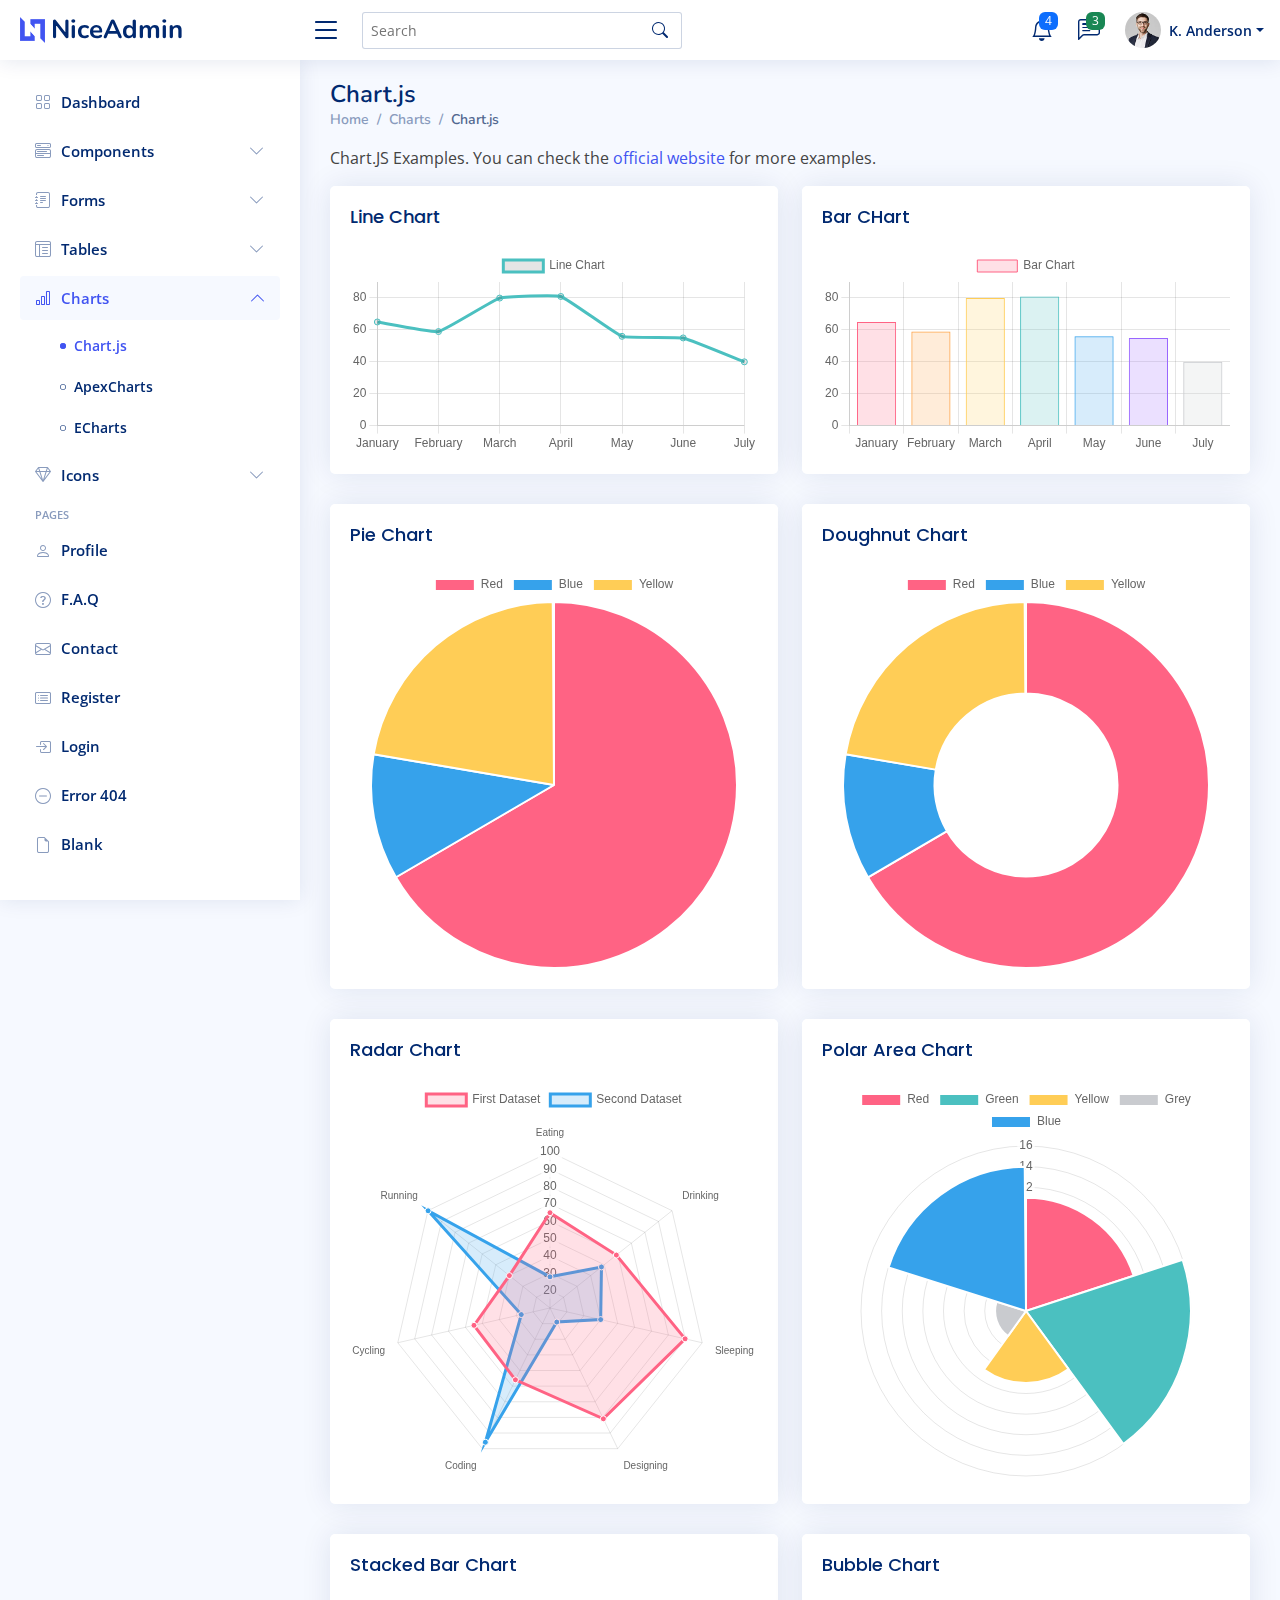
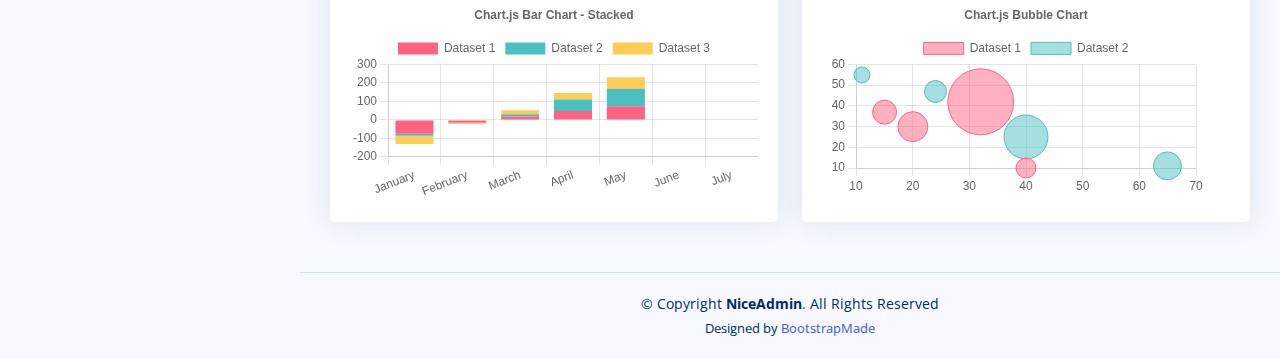
<file: NiceAdmin/charts-chartjs.html>
<!DOCTYPE html>
<html lang="en">

<head>
  <meta charset="utf-8">
  <meta content="width=device-width, initial-scale=1.0" name="viewport">

  <title>Charts / Chart.js - NiceAdmin Bootstrap Template</title>
  <meta content="" name="description">
  <meta content="" name="keywords">

  <!-- Favicons -->
  <link href="assets/img/favicon.png" rel="icon">
  <link href="assets/img/apple-touch-icon.png" rel="apple-touch-icon">

  <!-- Google Fonts -->
  <link href="https://fonts.gstatic.com" rel="preconnect">
  <link href="https://fonts.googleapis.com/css?family=Open+Sans:300,300i,400,400i,600,600i,700,700i|Nunito:300,300i,400,400i,600,600i,700,700i|Poppins:300,300i,400,400i,500,500i,600,600i,700,700i" rel="stylesheet">

  <!-- Vendor CSS Files -->
  <link href="assets/vendor/bootstrap/css/bootstrap.min.css" rel="stylesheet">
  <link href="assets/vendor/bootstrap-icons/bootstrap-icons.css" rel="stylesheet">
  <link href="assets/vendor/boxicons/css/boxicons.min.css" rel="stylesheet">
  <link href="assets/vendor/quill/quill.snow.css" rel="stylesheet">
  <link href="assets/vendor/quill/quill.bubble.css" rel="stylesheet">
  <link href="assets/vendor/remixicon/remixicon.css" rel="stylesheet">
  <link href="assets/vendor/simple-datatables/style.css" rel="stylesheet">

  <!-- Template Main CSS File -->
  <link href="assets/css/style.css" rel="stylesheet">

  <!-- =======================================================
  * Template Name: NiceAdmin
  * Updated: Jan 29 2024 with Bootstrap v5.3.2
  * Template URL: https://bootstrapmade.com/nice-admin-bootstrap-admin-html-template/
  * Author: BootstrapMade.com
  * License: https://bootstrapmade.com/license/
  ======================================================== -->
</head>

<body>

  <!-- ======= Header ======= -->
  <header id="header" class="header fixed-top d-flex align-items-center">

    <div class="d-flex align-items-center justify-content-between">
      <a href="index.html" class="logo d-flex align-items-center">
        <img src="assets/img/logo.png" alt="">
        <span class="d-none d-lg-block">NiceAdmin</span>
      </a>
      <i class="bi bi-list toggle-sidebar-btn"></i>
    </div><!-- End Logo -->

    <div class="search-bar">
      <form class="search-form d-flex align-items-center" method="POST" action="#">
        <input type="text" name="query" placeholder="Search" title="Enter search keyword">
        <button type="submit" title="Search"><i class="bi bi-search"></i></button>
      </form>
    </div><!-- End Search Bar -->

    <nav class="header-nav ms-auto">
      <ul class="d-flex align-items-center">

        <li class="nav-item d-block d-lg-none">
          <a class="nav-link nav-icon search-bar-toggle " href="#">
            <i class="bi bi-search"></i>
          </a>
        </li><!-- End Search Icon-->

        <li class="nav-item dropdown">

          <a class="nav-link nav-icon" href="#" data-bs-toggle="dropdown">
            <i class="bi bi-bell"></i>
            <span class="badge bg-primary badge-number">4</span>
          </a><!-- End Notification Icon -->

          <ul class="dropdown-menu dropdown-menu-end dropdown-menu-arrow notifications">
            <li class="dropdown-header">
              You have 4 new notifications
              <a href="#"><span class="badge rounded-pill bg-primary p-2 ms-2">View all</span></a>
            </li>
            <li>
              <hr class="dropdown-divider">
            </li>

            <li class="notification-item">
              <i class="bi bi-exclamation-circle text-warning"></i>
              <div>
                <h4>Lorem Ipsum</h4>
                <p>Quae dolorem earum veritatis oditseno</p>
                <p>30 min. ago</p>
              </div>
            </li>

            <li>
              <hr class="dropdown-divider">
            </li>

            <li class="notification-item">
              <i class="bi bi-x-circle text-danger"></i>
              <div>
                <h4>Atque rerum nesciunt</h4>
                <p>Quae dolorem earum veritatis oditseno</p>
                <p>1 hr. ago</p>
              </div>
            </li>

            <li>
              <hr class="dropdown-divider">
            </li>

            <li class="notification-item">
              <i class="bi bi-check-circle text-success"></i>
              <div>
                <h4>Sit rerum fuga</h4>
                <p>Quae dolorem earum veritatis oditseno</p>
                <p>2 hrs. ago</p>
              </div>
            </li>

            <li>
              <hr class="dropdown-divider">
            </li>

            <li class="notification-item">
              <i class="bi bi-info-circle text-primary"></i>
              <div>
                <h4>Dicta reprehenderit</h4>
                <p>Quae dolorem earum veritatis oditseno</p>
                <p>4 hrs. ago</p>
              </div>
            </li>

            <li>
              <hr class="dropdown-divider">
            </li>
            <li class="dropdown-footer">
              <a href="#">Show all notifications</a>
            </li>

          </ul><!-- End Notification Dropdown Items -->

        </li><!-- End Notification Nav -->

        <li class="nav-item dropdown">

          <a class="nav-link nav-icon" href="#" data-bs-toggle="dropdown">
            <i class="bi bi-chat-left-text"></i>
            <span class="badge bg-success badge-number">3</span>
          </a><!-- End Messages Icon -->

          <ul class="dropdown-menu dropdown-menu-end dropdown-menu-arrow messages">
            <li class="dropdown-header">
              You have 3 new messages
              <a href="#"><span class="badge rounded-pill bg-primary p-2 ms-2">View all</span></a>
            </li>
            <li>
              <hr class="dropdown-divider">
            </li>

            <li class="message-item">
              <a href="#">
                <img src="assets/img/messages-1.jpg" alt="" class="rounded-circle">
                <div>
                  <h4>Maria Hudson</h4>
                  <p>Velit asperiores et ducimus soluta repudiandae labore officia est ut...</p>
                  <p>4 hrs. ago</p>
                </div>
              </a>
            </li>
            <li>
              <hr class="dropdown-divider">
            </li>

            <li class="message-item">
              <a href="#">
                <img src="assets/img/messages-2.jpg" alt="" class="rounded-circle">
                <div>
                  <h4>Anna Nelson</h4>
                  <p>Velit asperiores et ducimus soluta repudiandae labore officia est ut...</p>
                  <p>6 hrs. ago</p>
                </div>
              </a>
            </li>
            <li>
              <hr class="dropdown-divider">
            </li>

            <li class="message-item">
              <a href="#">
                <img src="assets/img/messages-3.jpg" alt="" class="rounded-circle">
                <div>
                  <h4>David Muldon</h4>
                  <p>Velit asperiores et ducimus soluta repudiandae labore officia est ut...</p>
                  <p>8 hrs. ago</p>
                </div>
              </a>
            </li>
            <li>
              <hr class="dropdown-divider">
            </li>

            <li class="dropdown-footer">
              <a href="#">Show all messages</a>
            </li>

          </ul><!-- End Messages Dropdown Items -->

        </li><!-- End Messages Nav -->

        <li class="nav-item dropdown pe-3">

          <a class="nav-link nav-profile d-flex align-items-center pe-0" href="#" data-bs-toggle="dropdown">
            <img src="assets/img/profile-img.jpg" alt="Profile" class="rounded-circle">
            <span class="d-none d-md-block dropdown-toggle ps-2">K. Anderson</span>
          </a><!-- End Profile Iamge Icon -->

          <ul class="dropdown-menu dropdown-menu-end dropdown-menu-arrow profile">
            <li class="dropdown-header">
              <h6>Kevin Anderson</h6>
              <span>Web Designer</span>
            </li>
            <li>
              <hr class="dropdown-divider">
            </li>

            <li>
              <a class="dropdown-item d-flex align-items-center" href="users-profile.html">
                <i class="bi bi-person"></i>
                <span>My Profile</span>
              </a>
            </li>
            <li>
              <hr class="dropdown-divider">
            </li>

            <li>
              <a class="dropdown-item d-flex align-items-center" href="users-profile.html">
                <i class="bi bi-gear"></i>
                <span>Account Settings</span>
              </a>
            </li>
            <li>
              <hr class="dropdown-divider">
            </li>

            <li>
              <a class="dropdown-item d-flex align-items-center" href="pages-faq.html">
                <i class="bi bi-question-circle"></i>
                <span>Need Help?</span>
              </a>
            </li>
            <li>
              <hr class="dropdown-divider">
            </li>

            <li>
              <a class="dropdown-item d-flex align-items-center" href="#">
                <i class="bi bi-box-arrow-right"></i>
                <span>Sign Out</span>
              </a>
            </li>

          </ul><!-- End Profile Dropdown Items -->
        </li><!-- End Profile Nav -->

      </ul>
    </nav><!-- End Icons Navigation -->

  </header><!-- End Header -->

  <!-- ======= Sidebar ======= -->
  <aside id="sidebar" class="sidebar">

    <ul class="sidebar-nav" id="sidebar-nav">

      <li class="nav-item">
        <a class="nav-link collapsed" href="index.html">
          <i class="bi bi-grid"></i>
          <span>Dashboard</span>
        </a>
      </li><!-- End Dashboard Nav -->

      <li class="nav-item">
        <a class="nav-link collapsed" data-bs-target="#components-nav" data-bs-toggle="collapse" href="#">
          <i class="bi bi-menu-button-wide"></i><span>Components</span><i class="bi bi-chevron-down ms-auto"></i>
        </a>
        <ul id="components-nav" class="nav-content collapse " data-bs-parent="#sidebar-nav">
          <li>
            <a href="components-alerts.html">
              <i class="bi bi-circle"></i><span>Alerts</span>
            </a>
          </li>
          <li>
            <a href="components-accordion.html">
              <i class="bi bi-circle"></i><span>Accordion</span>
            </a>
          </li>
          <li>
            <a href="components-badges.html">
              <i class="bi bi-circle"></i><span>Badges</span>
            </a>
          </li>
          <li>
            <a href="components-breadcrumbs.html">
              <i class="bi bi-circle"></i><span>Breadcrumbs</span>
            </a>
          </li>
          <li>
            <a href="components-buttons.html">
              <i class="bi bi-circle"></i><span>Buttons</span>
            </a>
          </li>
          <li>
            <a href="components-cards.html">
              <i class="bi bi-circle"></i><span>Cards</span>
            </a>
          </li>
          <li>
            <a href="components-carousel.html">
              <i class="bi bi-circle"></i><span>Carousel</span>
            </a>
          </li>
          <li>
            <a href="components-list-group.html">
              <i class="bi bi-circle"></i><span>List group</span>
            </a>
          </li>
          <li>
            <a href="components-modal.html">
              <i class="bi bi-circle"></i><span>Modal</span>
            </a>
          </li>
          <li>
            <a href="components-tabs.html">
              <i class="bi bi-circle"></i><span>Tabs</span>
            </a>
          </li>
          <li>
            <a href="components-pagination.html">
              <i class="bi bi-circle"></i><span>Pagination</span>
            </a>
          </li>
          <li>
            <a href="components-progress.html">
              <i class="bi bi-circle"></i><span>Progress</span>
            </a>
          </li>
          <li>
            <a href="components-spinners.html">
              <i class="bi bi-circle"></i><span>Spinners</span>
            </a>
          </li>
          <li>
            <a href="components-tooltips.html">
              <i class="bi bi-circle"></i><span>Tooltips</span>
            </a>
          </li>
        </ul>
      </li><!-- End Components Nav -->

      <li class="nav-item">
        <a class="nav-link collapsed" data-bs-target="#forms-nav" data-bs-toggle="collapse" href="#">
          <i class="bi bi-journal-text"></i><span>Forms</span><i class="bi bi-chevron-down ms-auto"></i>
        </a>
        <ul id="forms-nav" class="nav-content collapse " data-bs-parent="#sidebar-nav">
          <li>
            <a href="forms-elements.html">
              <i class="bi bi-circle"></i><span>Form Elements</span>
            </a>
          </li>
          <li>
            <a href="forms-layouts.html">
              <i class="bi bi-circle"></i><span>Form Layouts</span>
            </a>
          </li>
          <li>
            <a href="forms-editors.html">
              <i class="bi bi-circle"></i><span>Form Editors</span>
            </a>
          </li>
          <li>
            <a href="forms-validation.html">
              <i class="bi bi-circle"></i><span>Form Validation</span>
            </a>
          </li>
        </ul>
      </li><!-- End Forms Nav -->

      <li class="nav-item">
        <a class="nav-link collapsed" data-bs-target="#tables-nav" data-bs-toggle="collapse" href="#">
          <i class="bi bi-layout-text-window-reverse"></i><span>Tables</span><i class="bi bi-chevron-down ms-auto"></i>
        </a>
        <ul id="tables-nav" class="nav-content collapse " data-bs-parent="#sidebar-nav">
          <li>
            <a href="tables-general.html">
              <i class="bi bi-circle"></i><span>General Tables</span>
            </a>
          </li>
          <li>
            <a href="tables-data.html">
              <i class="bi bi-circle"></i><span>Data Tables</span>
            </a>
          </li>
        </ul>
      </li><!-- End Tables Nav -->

      <li class="nav-item">
        <a class="nav-link " data-bs-target="#charts-nav" data-bs-toggle="collapse" href="#">
          <i class="bi bi-bar-chart"></i><span>Charts</span><i class="bi bi-chevron-down ms-auto"></i>
        </a>
        <ul id="charts-nav" class="nav-content collapse show" data-bs-parent="#sidebar-nav">
          <li>
            <a href="charts-chartjs.html" class="active">
              <i class="bi bi-circle"></i><span>Chart.js</span>
            </a>
          </li>
          <li>
            <a href="charts-apexcharts.html">
              <i class="bi bi-circle"></i><span>ApexCharts</span>
            </a>
          </li>
          <li>
            <a href="charts-echarts.html">
              <i class="bi bi-circle"></i><span>ECharts</span>
            </a>
          </li>
        </ul>
      </li><!-- End Charts Nav -->

      <li class="nav-item">
        <a class="nav-link collapsed" data-bs-target="#icons-nav" data-bs-toggle="collapse" href="#">
          <i class="bi bi-gem"></i><span>Icons</span><i class="bi bi-chevron-down ms-auto"></i>
        </a>
        <ul id="icons-nav" class="nav-content collapse " data-bs-parent="#sidebar-nav">
          <li>
            <a href="icons-bootstrap.html">
              <i class="bi bi-circle"></i><span>Bootstrap Icons</span>
            </a>
          </li>
          <li>
            <a href="icons-remix.html">
              <i class="bi bi-circle"></i><span>Remix Icons</span>
            </a>
          </li>
          <li>
            <a href="icons-boxicons.html">
              <i class="bi bi-circle"></i><span>Boxicons</span>
            </a>
          </li>
        </ul>
      </li><!-- End Icons Nav -->

      <li class="nav-heading">Pages</li>

      <li class="nav-item">
        <a class="nav-link collapsed" href="users-profile.html">
          <i class="bi bi-person"></i>
          <span>Profile</span>
        </a>
      </li><!-- End Profile Page Nav -->

      <li class="nav-item">
        <a class="nav-link collapsed" href="pages-faq.html">
          <i class="bi bi-question-circle"></i>
          <span>F.A.Q</span>
        </a>
      </li><!-- End F.A.Q Page Nav -->

      <li class="nav-item">
        <a class="nav-link collapsed" href="pages-contact.html">
          <i class="bi bi-envelope"></i>
          <span>Contact</span>
        </a>
      </li><!-- End Contact Page Nav -->

      <li class="nav-item">
        <a class="nav-link collapsed" href="pages-register.html">
          <i class="bi bi-card-list"></i>
          <span>Register</span>
        </a>
      </li><!-- End Register Page Nav -->

      <li class="nav-item">
        <a class="nav-link collapsed" href="pages-login.html">
          <i class="bi bi-box-arrow-in-right"></i>
          <span>Login</span>
        </a>
      </li><!-- End Login Page Nav -->

      <li class="nav-item">
        <a class="nav-link collapsed" href="pages-error-404.html">
          <i class="bi bi-dash-circle"></i>
          <span>Error 404</span>
        </a>
      </li><!-- End Error 404 Page Nav -->

      <li class="nav-item">
        <a class="nav-link collapsed" href="pages-blank.html">
          <i class="bi bi-file-earmark"></i>
          <span>Blank</span>
        </a>
      </li><!-- End Blank Page Nav -->

    </ul>

  </aside><!-- End Sidebar-->

  <main id="main" class="main">

    <div class="pagetitle">
      <h1>Chart.js</h1>
      <nav>
        <ol class="breadcrumb">
          <li class="breadcrumb-item"><a href="index.html">Home</a></li>
          <li class="breadcrumb-item">Charts</li>
          <li class="breadcrumb-item active">Chart.js</li>
        </ol>
      </nav>
    </div><!-- End Page Title -->

    <p>Chart.JS Examples. You can check the <a href="https://www.chartjs.org/docs/latest/samples/" target="_blank">official website</a> for more examples.</p>

    <section class="section">
      <div class="row">

        <div class="col-lg-6">
          <div class="card">
            <div class="card-body">
              <h5 class="card-title">Line Chart</h5>

              <!-- Line Chart -->
              <canvas id="lineChart" style="max-height: 400px;"></canvas>
              <script>
                document.addEventListener("DOMContentLoaded", () => {
                  new Chart(document.querySelector('#lineChart'), {
                    type: 'line',
                    data: {
                      labels: ['January', 'February', 'March', 'April', 'May', 'June', 'July'],
                      datasets: [{
                        label: 'Line Chart',
                        data: [65, 59, 80, 81, 56, 55, 40],
                        fill: false,
                        borderColor: 'rgb(75, 192, 192)',
                        tension: 0.1
                      }]
                    },
                    options: {
                      scales: {
                        y: {
                          beginAtZero: true
                        }
                      }
                    }
                  });
                });
              </script>
              <!-- End Line CHart -->

            </div>
          </div>
        </div>

        <div class="col-lg-6">
          <div class="card">
            <div class="card-body">
              <h5 class="card-title">Bar CHart</h5>

              <!-- Bar Chart -->
              <canvas id="barChart" style="max-height: 400px;"></canvas>
              <script>
                document.addEventListener("DOMContentLoaded", () => {
                  new Chart(document.querySelector('#barChart'), {
                    type: 'bar',
                    data: {
                      labels: ['January', 'February', 'March', 'April', 'May', 'June', 'July'],
                      datasets: [{
                        label: 'Bar Chart',
                        data: [65, 59, 80, 81, 56, 55, 40],
                        backgroundColor: [
                          'rgba(255, 99, 132, 0.2)',
                          'rgba(255, 159, 64, 0.2)',
                          'rgba(255, 205, 86, 0.2)',
                          'rgba(75, 192, 192, 0.2)',
                          'rgba(54, 162, 235, 0.2)',
                          'rgba(153, 102, 255, 0.2)',
                          'rgba(201, 203, 207, 0.2)'
                        ],
                        borderColor: [
                          'rgb(255, 99, 132)',
                          'rgb(255, 159, 64)',
                          'rgb(255, 205, 86)',
                          'rgb(75, 192, 192)',
                          'rgb(54, 162, 235)',
                          'rgb(153, 102, 255)',
                          'rgb(201, 203, 207)'
                        ],
                        borderWidth: 1
                      }]
                    },
                    options: {
                      scales: {
                        y: {
                          beginAtZero: true
                        }
                      }
                    }
                  });
                });
              </script>
              <!-- End Bar CHart -->

            </div>
          </div>
        </div>

        <div class="col-lg-6">
          <div class="card">
            <div class="card-body">
              <h5 class="card-title">Pie Chart</h5>

              <!-- Pie Chart -->
              <canvas id="pieChart" style="max-height: 400px;"></canvas>
              <script>
                document.addEventListener("DOMContentLoaded", () => {
                  new Chart(document.querySelector('#pieChart'), {
                    type: 'pie',
                    data: {
                      labels: [
                        'Red',
                        'Blue',
                        'Yellow'
                      ],
                      datasets: [{
                        label: 'My First Dataset',
                        data: [300, 50, 100],
                        backgroundColor: [
                          'rgb(255, 99, 132)',
                          'rgb(54, 162, 235)',
                          'rgb(255, 205, 86)'
                        ],
                        hoverOffset: 4
                      }]
                    }
                  });
                });
              </script>
              <!-- End Pie CHart -->

            </div>
          </div>
        </div>

        <div class="col-lg-6">
          <div class="card">
            <div class="card-body">
              <h5 class="card-title">Doughnut Chart</h5>

              <!-- Doughnut Chart -->
              <canvas id="doughnutChart" style="max-height: 400px;"></canvas>
              <script>
                document.addEventListener("DOMContentLoaded", () => {
                  new Chart(document.querySelector('#doughnutChart'), {
                    type: 'doughnut',
                    data: {
                      labels: [
                        'Red',
                        'Blue',
                        'Yellow'
                      ],
                      datasets: [{
                        label: 'My First Dataset',
                        data: [300, 50, 100],
                        backgroundColor: [
                          'rgb(255, 99, 132)',
                          'rgb(54, 162, 235)',
                          'rgb(255, 205, 86)'
                        ],
                        hoverOffset: 4
                      }]
                    }
                  });
                });
              </script>
              <!-- End Doughnut CHart -->

            </div>
          </div>
        </div>

        <div class="col-lg-6">
          <div class="card">
            <div class="card-body">
              <h5 class="card-title">Radar Chart</h5>

              <!-- Radar Chart -->
              <canvas id="radarChart" style="max-height: 400px;"></canvas>
              <script>
                document.addEventListener("DOMContentLoaded", () => {
                  new Chart(document.querySelector('#radarChart'), {
                    type: 'radar',
                    data: {
                      labels: [
                        'Eating',
                        'Drinking',
                        'Sleeping',
                        'Designing',
                        'Coding',
                        'Cycling',
                        'Running'
                      ],
                      datasets: [{
                        label: 'First Dataset',
                        data: [65, 59, 90, 81, 56, 55, 40],
                        fill: true,
                        backgroundColor: 'rgba(255, 99, 132, 0.2)',
                        borderColor: 'rgb(255, 99, 132)',
                        pointBackgroundColor: 'rgb(255, 99, 132)',
                        pointBorderColor: '#fff',
                        pointHoverBackgroundColor: '#fff',
                        pointHoverBorderColor: 'rgb(255, 99, 132)'
                      }, {
                        label: 'Second Dataset',
                        data: [28, 48, 40, 19, 96, 27, 100],
                        fill: true,
                        backgroundColor: 'rgba(54, 162, 235, 0.2)',
                        borderColor: 'rgb(54, 162, 235)',
                        pointBackgroundColor: 'rgb(54, 162, 235)',
                        pointBorderColor: '#fff',
                        pointHoverBackgroundColor: '#fff',
                        pointHoverBorderColor: 'rgb(54, 162, 235)'
                      }]
                    },
                    options: {
                      elements: {
                        line: {
                          borderWidth: 3
                        }
                      }
                    }
                  });
                });
              </script>
              <!-- End Radar CHart -->

            </div>
          </div>
        </div>

        <div class="col-lg-6">
          <div class="card">
            <div class="card-body">
              <h5 class="card-title">Polar Area Chart</h5>

              <!-- Polar Area Chart -->
              <canvas id="polarAreaChart" style="max-height: 400px;"></canvas>
              <script>
                document.addEventListener("DOMContentLoaded", () => {
                  new Chart(document.querySelector('#polarAreaChart'), {
                    type: 'polarArea',
                    data: {
                      labels: [
                        'Red',
                        'Green',
                        'Yellow',
                        'Grey',
                        'Blue'
                      ],
                      datasets: [{
                        label: 'My First Dataset',
                        data: [11, 16, 7, 3, 14],
                        backgroundColor: [
                          'rgb(255, 99, 132)',
                          'rgb(75, 192, 192)',
                          'rgb(255, 205, 86)',
                          'rgb(201, 203, 207)',
                          'rgb(54, 162, 235)'
                        ]
                      }]
                    }
                  });
                });
              </script>
              <!-- End Polar Area Chart -->

            </div>
          </div>
        </div>

        <div class="col-lg-6">
          <div class="card">
            <div class="card-body">
              <h5 class="card-title">Stacked Bar Chart</h5>

              <!-- Stacked Bar Chart -->
              <canvas id="stakedBarChart" style="max-height: 400px;"></canvas>
              <script>
                document.addEventListener("DOMContentLoaded", () => {
                  new Chart(document.querySelector('#stakedBarChart'), {
                    type: 'bar',
                    data: {
                      labels: ['January', 'February', 'March', 'April', 'May', 'June', 'July'],
                      datasets: [{
                          label: 'Dataset 1',
                          data: [-75, -15, 18, 48, 74],
                          backgroundColor: 'rgb(255, 99, 132)',
                        },
                        {
                          label: 'Dataset 2',
                          data: [-11, -1, 12, 62, 95],
                          backgroundColor: 'rgb(75, 192, 192)',
                        },
                        {
                          label: 'Dataset 3',
                          data: [-44, -5, 22, 35, 62],
                          backgroundColor: 'rgb(255, 205, 86)',
                        },
                      ]
                    },
                    options: {
                      plugins: {
                        title: {
                          display: true,
                          text: 'Chart.js Bar Chart - Stacked'
                        },
                      },
                      responsive: true,
                      scales: {
                        x: {
                          stacked: true,
                        },
                        y: {
                          stacked: true
                        }
                      }
                    }
                  });
                });
              </script>
              <!-- End Stacked Bar Chart -->

            </div>
          </div>
        </div>

        <div class="col-lg-6">
          <div class="card">
            <div class="card-body">
              <h5 class="card-title">Bubble Chart</h5>

              <!-- Bubble Chart -->
              <canvas id="bubbleChart" style="max-height: 400px;"></canvas>
              <script>
                document.addEventListener("DOMContentLoaded", () => {
                  new Chart(document.querySelector('#bubbleChart'), {
                    type: 'bubble',
                    data: {
                      labels: ['January', 'February', 'March', 'April', 'May', 'June', 'July'],
                      datasets: [{
                          label: 'Dataset 1',
                          data: [{
                              x: 20,
                              y: 30,
                              r: 15
                            },
                            {
                              x: 40,
                              y: 10,
                              r: 10
                            },
                            {
                              x: 15,
                              y: 37,
                              r: 12
                            },
                            {
                              x: 32,
                              y: 42,
                              r: 33
                            }
                          ],
                          borderColor: 'rgb(255, 99, 132)',
                          backgroundColor: 'rgba(255, 99, 132, 0.5)'
                        },
                        {
                          label: 'Dataset 2',
                          data: [{
                              x: 40,
                              y: 25,
                              r: 22
                            },
                            {
                              x: 24,
                              y: 47,
                              r: 11
                            },
                            {
                              x: 65,
                              y: 11,
                              r: 14
                            },
                            {
                              x: 11,
                              y: 55,
                              r: 8
                            }
                          ],
                          borderColor: 'rgb(75, 192, 192)',
                          backgroundColor: 'rgba(75, 192, 192, 0.5)'
                        }
                      ]
                    },
                    options: {
                      responsive: true,
                      plugins: {
                        legend: {
                          position: 'top',
                        },
                        title: {
                          display: true,
                          text: 'Chart.js Bubble Chart'
                        }
                      }
                    }
                  });
                });
              </script>
              <!-- End Bubble Chart -->

            </div>
          </div>
        </div>

      </div>
    </section>

  </main><!-- End #main -->

  <!-- ======= Footer ======= -->
  <footer id="footer" class="footer">
    <div class="copyright">
      &copy; Copyright <strong><span>NiceAdmin</span></strong>. All Rights Reserved
    </div>
    <div class="credits">
      <!-- All the links in the footer should remain intact. -->
      <!-- You can delete the links only if you purchased the pro version. -->
      <!-- Licensing information: https://bootstrapmade.com/license/ -->
      <!-- Purchase the pro version with working PHP/AJAX contact form: https://bootstrapmade.com/nice-admin-bootstrap-admin-html-template/ -->
      Designed by <a href="https://bootstrapmade.com/">BootstrapMade</a>
    </div>
  </footer><!-- End Footer -->

  <a href="#" class="back-to-top d-flex align-items-center justify-content-center"><i class="bi bi-arrow-up-short"></i></a>

  <!-- Vendor JS Files -->
  <script src="assets/vendor/apexcharts/apexcharts.min.js"></script>
  <script src="assets/vendor/bootstrap/js/bootstrap.bundle.min.js"></script>
  <script src="assets/vendor/chart.js/chart.umd.js"></script>
  <script src="assets/vendor/echarts/echarts.min.js"></script>
  <script src="assets/vendor/quill/quill.min.js"></script>
  <script src="assets/vendor/simple-datatables/simple-datatables.js"></script>
  <script src="assets/vendor/tinymce/tinymce.min.js"></script>
  <script src="assets/vendor/php-email-form/validate.js"></script>

  <!-- Template Main JS File -->
  <script src="assets/js/main.js"></script>

</body>

</html>
</file>
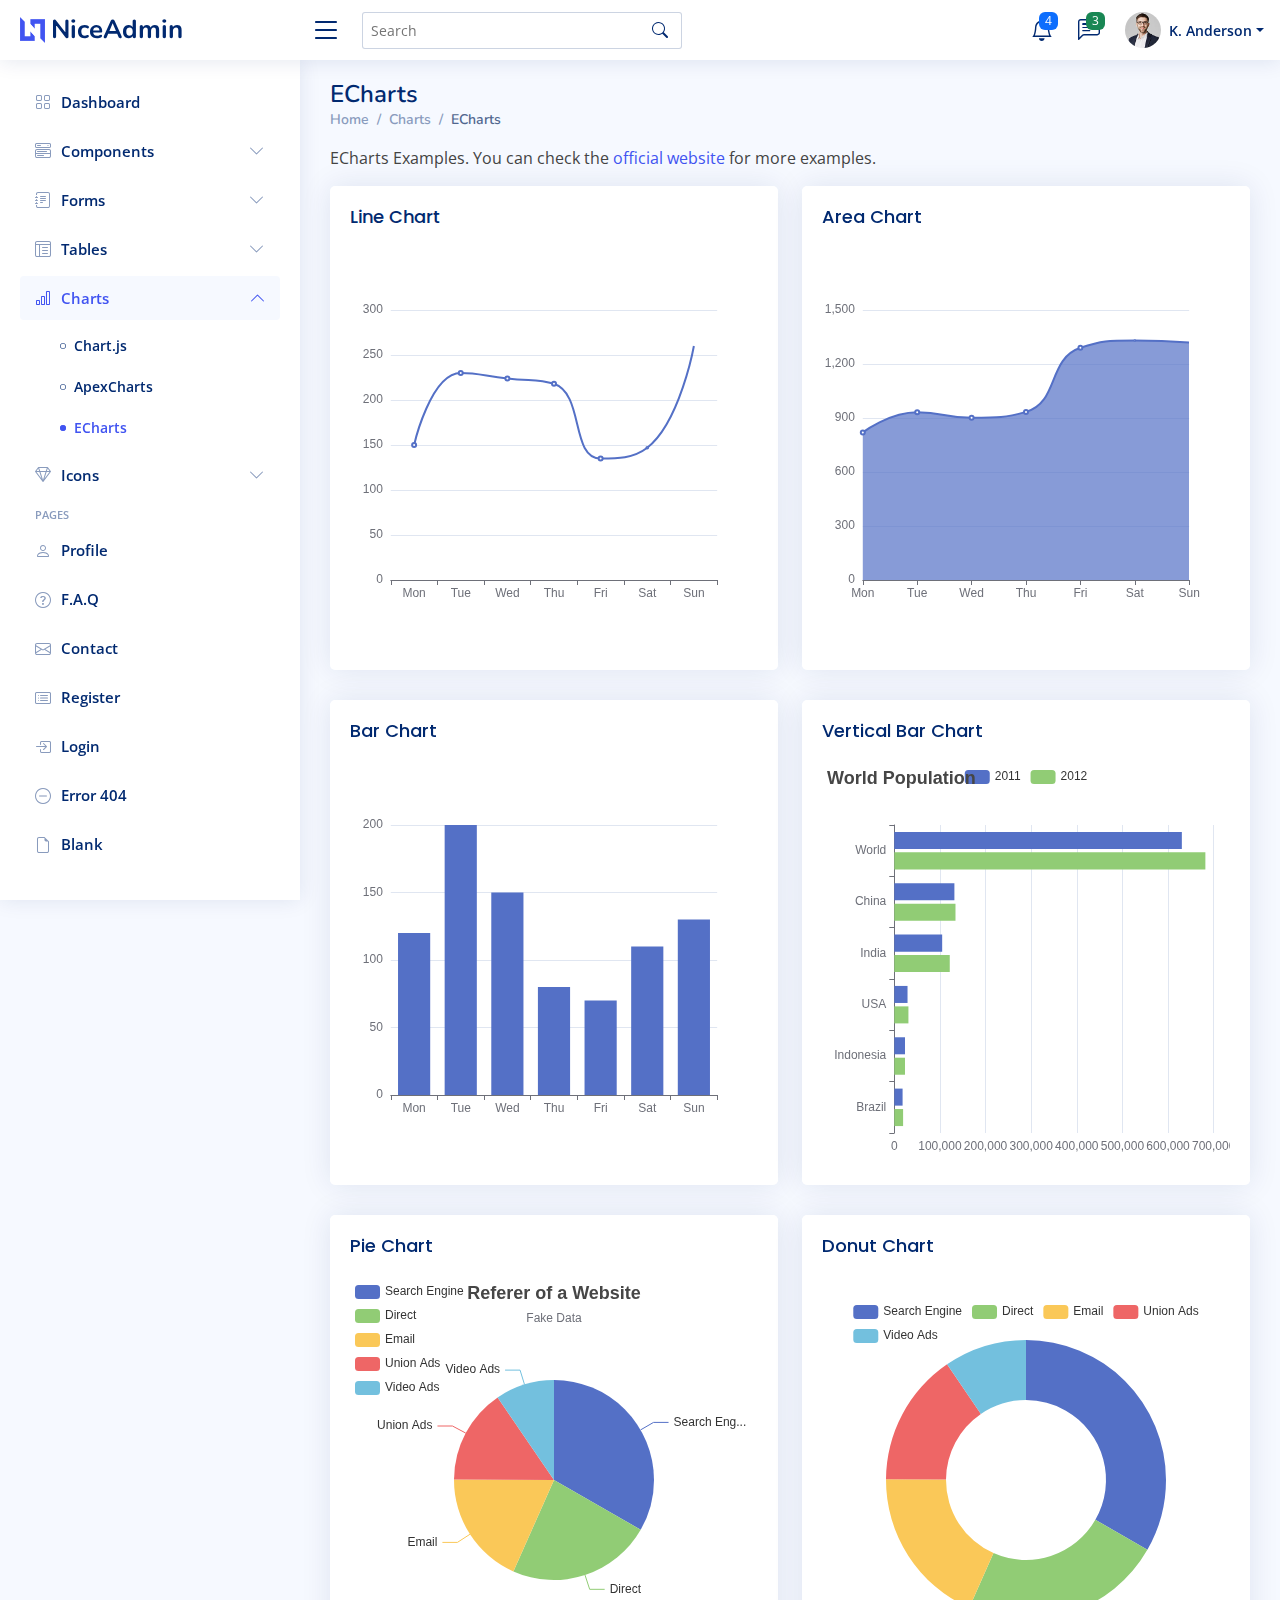
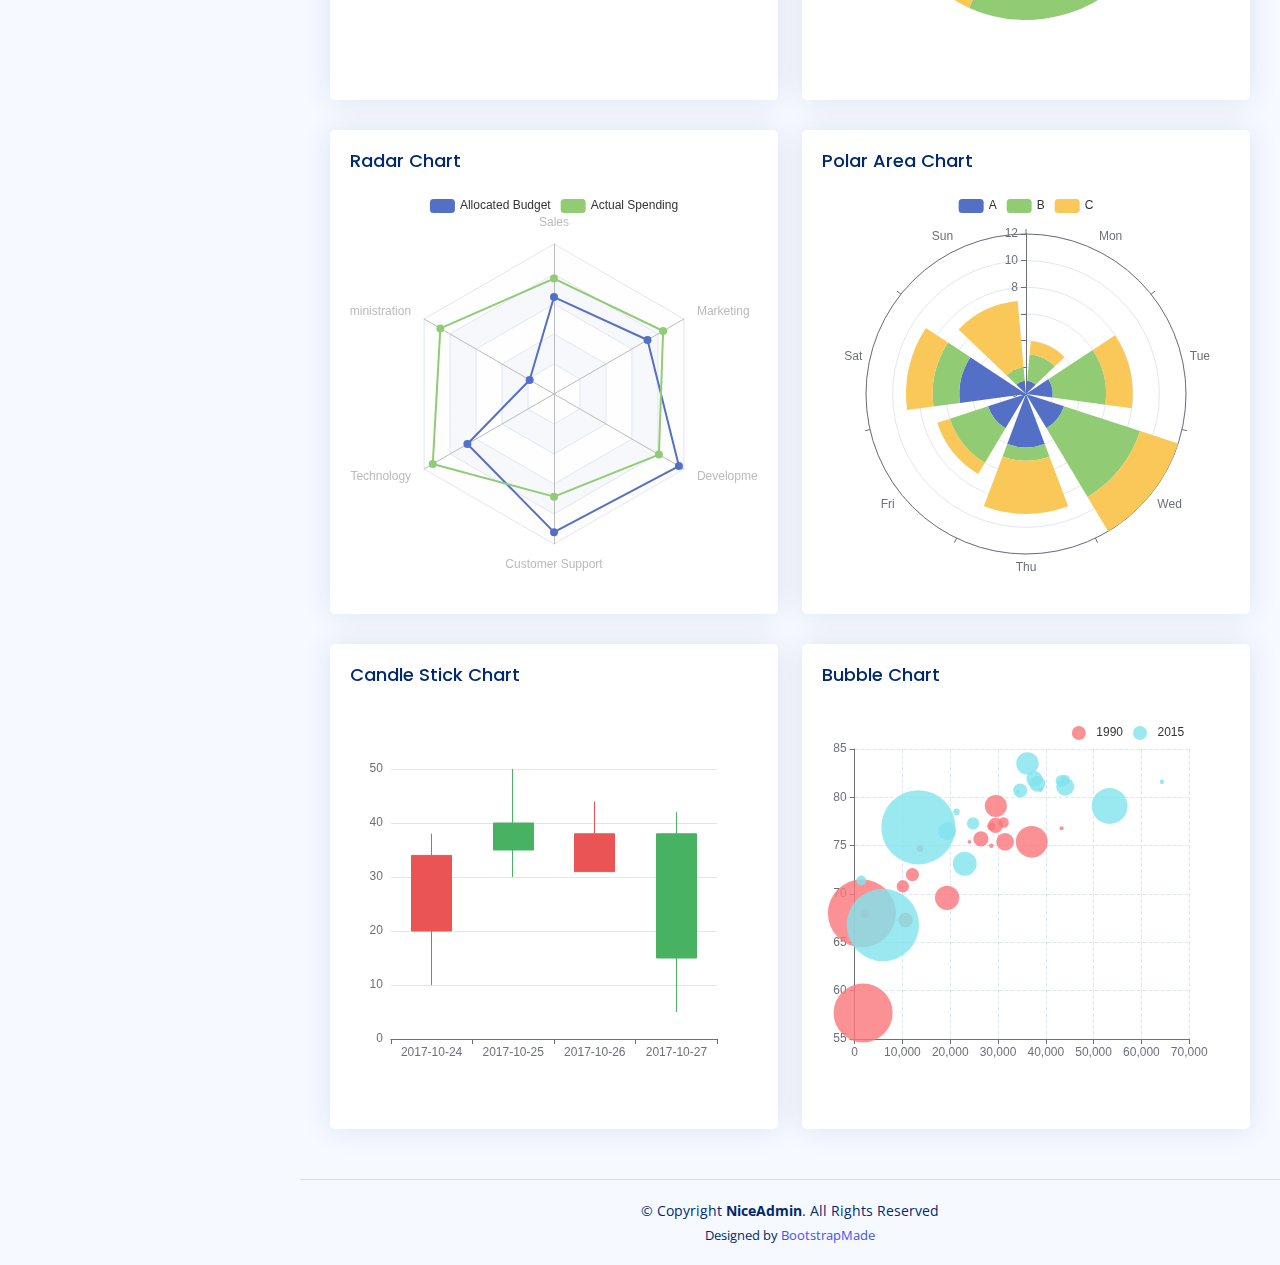
<file: NiceAdmin/charts-echarts.html>
<!DOCTYPE html>
<html lang="en">

<head>
  <meta charset="utf-8">
  <meta content="width=device-width, initial-scale=1.0" name="viewport">

  <title>Charts / ECharts - NiceAdmin Bootstrap Template</title>
  <meta content="" name="description">
  <meta content="" name="keywords">

  <!-- Favicons -->
  <link href="assets/img/favicon.png" rel="icon">
  <link href="assets/img/apple-touch-icon.png" rel="apple-touch-icon">

  <!-- Google Fonts -->
  <link href="https://fonts.gstatic.com" rel="preconnect">
  <link href="https://fonts.googleapis.com/css?family=Open+Sans:300,300i,400,400i,600,600i,700,700i|Nunito:300,300i,400,400i,600,600i,700,700i|Poppins:300,300i,400,400i,500,500i,600,600i,700,700i" rel="stylesheet">

  <!-- Vendor CSS Files -->
  <link href="assets/vendor/bootstrap/css/bootstrap.min.css" rel="stylesheet">
  <link href="assets/vendor/bootstrap-icons/bootstrap-icons.css" rel="stylesheet">
  <link href="assets/vendor/boxicons/css/boxicons.min.css" rel="stylesheet">
  <link href="assets/vendor/quill/quill.snow.css" rel="stylesheet">
  <link href="assets/vendor/quill/quill.bubble.css" rel="stylesheet">
  <link href="assets/vendor/remixicon/remixicon.css" rel="stylesheet">
  <link href="assets/vendor/simple-datatables/style.css" rel="stylesheet">

  <!-- Template Main CSS File -->
  <link href="assets/css/style.css" rel="stylesheet">

  <!-- =======================================================
  * Template Name: NiceAdmin
  * Updated: Jan 29 2024 with Bootstrap v5.3.2
  * Template URL: https://bootstrapmade.com/nice-admin-bootstrap-admin-html-template/
  * Author: BootstrapMade.com
  * License: https://bootstrapmade.com/license/
  ======================================================== -->
</head>

<body>

  <!-- ======= Header ======= -->
  <header id="header" class="header fixed-top d-flex align-items-center">

    <div class="d-flex align-items-center justify-content-between">
      <a href="index.html" class="logo d-flex align-items-center">
        <img src="assets/img/logo.png" alt="">
        <span class="d-none d-lg-block">NiceAdmin</span>
      </a>
      <i class="bi bi-list toggle-sidebar-btn"></i>
    </div><!-- End Logo -->

    <div class="search-bar">
      <form class="search-form d-flex align-items-center" method="POST" action="#">
        <input type="text" name="query" placeholder="Search" title="Enter search keyword">
        <button type="submit" title="Search"><i class="bi bi-search"></i></button>
      </form>
    </div><!-- End Search Bar -->

    <nav class="header-nav ms-auto">
      <ul class="d-flex align-items-center">

        <li class="nav-item d-block d-lg-none">
          <a class="nav-link nav-icon search-bar-toggle " href="#">
            <i class="bi bi-search"></i>
          </a>
        </li><!-- End Search Icon-->

        <li class="nav-item dropdown">

          <a class="nav-link nav-icon" href="#" data-bs-toggle="dropdown">
            <i class="bi bi-bell"></i>
            <span class="badge bg-primary badge-number">4</span>
          </a><!-- End Notification Icon -->

          <ul class="dropdown-menu dropdown-menu-end dropdown-menu-arrow notifications">
            <li class="dropdown-header">
              You have 4 new notifications
              <a href="#"><span class="badge rounded-pill bg-primary p-2 ms-2">View all</span></a>
            </li>
            <li>
              <hr class="dropdown-divider">
            </li>

            <li class="notification-item">
              <i class="bi bi-exclamation-circle text-warning"></i>
              <div>
                <h4>Lorem Ipsum</h4>
                <p>Quae dolorem earum veritatis oditseno</p>
                <p>30 min. ago</p>
              </div>
            </li>

            <li>
              <hr class="dropdown-divider">
            </li>

            <li class="notification-item">
              <i class="bi bi-x-circle text-danger"></i>
              <div>
                <h4>Atque rerum nesciunt</h4>
                <p>Quae dolorem earum veritatis oditseno</p>
                <p>1 hr. ago</p>
              </div>
            </li>

            <li>
              <hr class="dropdown-divider">
            </li>

            <li class="notification-item">
              <i class="bi bi-check-circle text-success"></i>
              <div>
                <h4>Sit rerum fuga</h4>
                <p>Quae dolorem earum veritatis oditseno</p>
                <p>2 hrs. ago</p>
              </div>
            </li>

            <li>
              <hr class="dropdown-divider">
            </li>

            <li class="notification-item">
              <i class="bi bi-info-circle text-primary"></i>
              <div>
                <h4>Dicta reprehenderit</h4>
                <p>Quae dolorem earum veritatis oditseno</p>
                <p>4 hrs. ago</p>
              </div>
            </li>

            <li>
              <hr class="dropdown-divider">
            </li>
            <li class="dropdown-footer">
              <a href="#">Show all notifications</a>
            </li>

          </ul><!-- End Notification Dropdown Items -->

        </li><!-- End Notification Nav -->

        <li class="nav-item dropdown">

          <a class="nav-link nav-icon" href="#" data-bs-toggle="dropdown">
            <i class="bi bi-chat-left-text"></i>
            <span class="badge bg-success badge-number">3</span>
          </a><!-- End Messages Icon -->

          <ul class="dropdown-menu dropdown-menu-end dropdown-menu-arrow messages">
            <li class="dropdown-header">
              You have 3 new messages
              <a href="#"><span class="badge rounded-pill bg-primary p-2 ms-2">View all</span></a>
            </li>
            <li>
              <hr class="dropdown-divider">
            </li>

            <li class="message-item">
              <a href="#">
                <img src="assets/img/messages-1.jpg" alt="" class="rounded-circle">
                <div>
                  <h4>Maria Hudson</h4>
                  <p>Velit asperiores et ducimus soluta repudiandae labore officia est ut...</p>
                  <p>4 hrs. ago</p>
                </div>
              </a>
            </li>
            <li>
              <hr class="dropdown-divider">
            </li>

            <li class="message-item">
              <a href="#">
                <img src="assets/img/messages-2.jpg" alt="" class="rounded-circle">
                <div>
                  <h4>Anna Nelson</h4>
                  <p>Velit asperiores et ducimus soluta repudiandae labore officia est ut...</p>
                  <p>6 hrs. ago</p>
                </div>
              </a>
            </li>
            <li>
              <hr class="dropdown-divider">
            </li>

            <li class="message-item">
              <a href="#">
                <img src="assets/img/messages-3.jpg" alt="" class="rounded-circle">
                <div>
                  <h4>David Muldon</h4>
                  <p>Velit asperiores et ducimus soluta repudiandae labore officia est ut...</p>
                  <p>8 hrs. ago</p>
                </div>
              </a>
            </li>
            <li>
              <hr class="dropdown-divider">
            </li>

            <li class="dropdown-footer">
              <a href="#">Show all messages</a>
            </li>

          </ul><!-- End Messages Dropdown Items -->

        </li><!-- End Messages Nav -->

        <li class="nav-item dropdown pe-3">

          <a class="nav-link nav-profile d-flex align-items-center pe-0" href="#" data-bs-toggle="dropdown">
            <img src="assets/img/profile-img.jpg" alt="Profile" class="rounded-circle">
            <span class="d-none d-md-block dropdown-toggle ps-2">K. Anderson</span>
          </a><!-- End Profile Iamge Icon -->

          <ul class="dropdown-menu dropdown-menu-end dropdown-menu-arrow profile">
            <li class="dropdown-header">
              <h6>Kevin Anderson</h6>
              <span>Web Designer</span>
            </li>
            <li>
              <hr class="dropdown-divider">
            </li>

            <li>
              <a class="dropdown-item d-flex align-items-center" href="users-profile.html">
                <i class="bi bi-person"></i>
                <span>My Profile</span>
              </a>
            </li>
            <li>
              <hr class="dropdown-divider">
            </li>

            <li>
              <a class="dropdown-item d-flex align-items-center" href="users-profile.html">
                <i class="bi bi-gear"></i>
                <span>Account Settings</span>
              </a>
            </li>
            <li>
              <hr class="dropdown-divider">
            </li>

            <li>
              <a class="dropdown-item d-flex align-items-center" href="pages-faq.html">
                <i class="bi bi-question-circle"></i>
                <span>Need Help?</span>
              </a>
            </li>
            <li>
              <hr class="dropdown-divider">
            </li>

            <li>
              <a class="dropdown-item d-flex align-items-center" href="#">
                <i class="bi bi-box-arrow-right"></i>
                <span>Sign Out</span>
              </a>
            </li>

          </ul><!-- End Profile Dropdown Items -->
        </li><!-- End Profile Nav -->

      </ul>
    </nav><!-- End Icons Navigation -->

  </header><!-- End Header -->

  <!-- ======= Sidebar ======= -->
  <aside id="sidebar" class="sidebar">

    <ul class="sidebar-nav" id="sidebar-nav">

      <li class="nav-item">
        <a class="nav-link collapsed" href="index.html">
          <i class="bi bi-grid"></i>
          <span>Dashboard</span>
        </a>
      </li><!-- End Dashboard Nav -->

      <li class="nav-item">
        <a class="nav-link collapsed" data-bs-target="#components-nav" data-bs-toggle="collapse" href="#">
          <i class="bi bi-menu-button-wide"></i><span>Components</span><i class="bi bi-chevron-down ms-auto"></i>
        </a>
        <ul id="components-nav" class="nav-content collapse " data-bs-parent="#sidebar-nav">
          <li>
            <a href="components-alerts.html">
              <i class="bi bi-circle"></i><span>Alerts</span>
            </a>
          </li>
          <li>
            <a href="components-accordion.html">
              <i class="bi bi-circle"></i><span>Accordion</span>
            </a>
          </li>
          <li>
            <a href="components-badges.html">
              <i class="bi bi-circle"></i><span>Badges</span>
            </a>
          </li>
          <li>
            <a href="components-breadcrumbs.html">
              <i class="bi bi-circle"></i><span>Breadcrumbs</span>
            </a>
          </li>
          <li>
            <a href="components-buttons.html">
              <i class="bi bi-circle"></i><span>Buttons</span>
            </a>
          </li>
          <li>
            <a href="components-cards.html">
              <i class="bi bi-circle"></i><span>Cards</span>
            </a>
          </li>
          <li>
            <a href="components-carousel.html">
              <i class="bi bi-circle"></i><span>Carousel</span>
            </a>
          </li>
          <li>
            <a href="components-list-group.html">
              <i class="bi bi-circle"></i><span>List group</span>
            </a>
          </li>
          <li>
            <a href="components-modal.html">
              <i class="bi bi-circle"></i><span>Modal</span>
            </a>
          </li>
          <li>
            <a href="components-tabs.html">
              <i class="bi bi-circle"></i><span>Tabs</span>
            </a>
          </li>
          <li>
            <a href="components-pagination.html">
              <i class="bi bi-circle"></i><span>Pagination</span>
            </a>
          </li>
          <li>
            <a href="components-progress.html">
              <i class="bi bi-circle"></i><span>Progress</span>
            </a>
          </li>
          <li>
            <a href="components-spinners.html">
              <i class="bi bi-circle"></i><span>Spinners</span>
            </a>
          </li>
          <li>
            <a href="components-tooltips.html">
              <i class="bi bi-circle"></i><span>Tooltips</span>
            </a>
          </li>
        </ul>
      </li><!-- End Components Nav -->

      <li class="nav-item">
        <a class="nav-link collapsed" data-bs-target="#forms-nav" data-bs-toggle="collapse" href="#">
          <i class="bi bi-journal-text"></i><span>Forms</span><i class="bi bi-chevron-down ms-auto"></i>
        </a>
        <ul id="forms-nav" class="nav-content collapse " data-bs-parent="#sidebar-nav">
          <li>
            <a href="forms-elements.html">
              <i class="bi bi-circle"></i><span>Form Elements</span>
            </a>
          </li>
          <li>
            <a href="forms-layouts.html">
              <i class="bi bi-circle"></i><span>Form Layouts</span>
            </a>
          </li>
          <li>
            <a href="forms-editors.html">
              <i class="bi bi-circle"></i><span>Form Editors</span>
            </a>
          </li>
          <li>
            <a href="forms-validation.html">
              <i class="bi bi-circle"></i><span>Form Validation</span>
            </a>
          </li>
        </ul>
      </li><!-- End Forms Nav -->

      <li class="nav-item">
        <a class="nav-link collapsed" data-bs-target="#tables-nav" data-bs-toggle="collapse" href="#">
          <i class="bi bi-layout-text-window-reverse"></i><span>Tables</span><i class="bi bi-chevron-down ms-auto"></i>
        </a>
        <ul id="tables-nav" class="nav-content collapse " data-bs-parent="#sidebar-nav">
          <li>
            <a href="tables-general.html">
              <i class="bi bi-circle"></i><span>General Tables</span>
            </a>
          </li>
          <li>
            <a href="tables-data.html">
              <i class="bi bi-circle"></i><span>Data Tables</span>
            </a>
          </li>
        </ul>
      </li><!-- End Tables Nav -->

      <li class="nav-item">
        <a class="nav-link " data-bs-target="#charts-nav" data-bs-toggle="collapse" href="#">
          <i class="bi bi-bar-chart"></i><span>Charts</span><i class="bi bi-chevron-down ms-auto"></i>
        </a>
        <ul id="charts-nav" class="nav-content collapse show" data-bs-parent="#sidebar-nav">
          <li>
            <a href="charts-chartjs.html">
              <i class="bi bi-circle"></i><span>Chart.js</span>
            </a>
          </li>
          <li>
            <a href="charts-apexcharts.html">
              <i class="bi bi-circle"></i><span>ApexCharts</span>
            </a>
          </li>
          <li>
            <a href="charts-echarts.html" class="active">
              <i class="bi bi-circle"></i><span>ECharts</span>
            </a>
          </li>
        </ul>
      </li><!-- End Charts Nav -->

      <li class="nav-item">
        <a class="nav-link collapsed" data-bs-target="#icons-nav" data-bs-toggle="collapse" href="#">
          <i class="bi bi-gem"></i><span>Icons</span><i class="bi bi-chevron-down ms-auto"></i>
        </a>
        <ul id="icons-nav" class="nav-content collapse " data-bs-parent="#sidebar-nav">
          <li>
            <a href="icons-bootstrap.html">
              <i class="bi bi-circle"></i><span>Bootstrap Icons</span>
            </a>
          </li>
          <li>
            <a href="icons-remix.html">
              <i class="bi bi-circle"></i><span>Remix Icons</span>
            </a>
          </li>
          <li>
            <a href="icons-boxicons.html">
              <i class="bi bi-circle"></i><span>Boxicons</span>
            </a>
          </li>
        </ul>
      </li><!-- End Icons Nav -->

      <li class="nav-heading">Pages</li>

      <li class="nav-item">
        <a class="nav-link collapsed" href="users-profile.html">
          <i class="bi bi-person"></i>
          <span>Profile</span>
        </a>
      </li><!-- End Profile Page Nav -->

      <li class="nav-item">
        <a class="nav-link collapsed" href="pages-faq.html">
          <i class="bi bi-question-circle"></i>
          <span>F.A.Q</span>
        </a>
      </li><!-- End F.A.Q Page Nav -->

      <li class="nav-item">
        <a class="nav-link collapsed" href="pages-contact.html">
          <i class="bi bi-envelope"></i>
          <span>Contact</span>
        </a>
      </li><!-- End Contact Page Nav -->

      <li class="nav-item">
        <a class="nav-link collapsed" href="pages-register.html">
          <i class="bi bi-card-list"></i>
          <span>Register</span>
        </a>
      </li><!-- End Register Page Nav -->

      <li class="nav-item">
        <a class="nav-link collapsed" href="pages-login.html">
          <i class="bi bi-box-arrow-in-right"></i>
          <span>Login</span>
        </a>
      </li><!-- End Login Page Nav -->

      <li class="nav-item">
        <a class="nav-link collapsed" href="pages-error-404.html">
          <i class="bi bi-dash-circle"></i>
          <span>Error 404</span>
        </a>
      </li><!-- End Error 404 Page Nav -->

      <li class="nav-item">
        <a class="nav-link collapsed" href="pages-blank.html">
          <i class="bi bi-file-earmark"></i>
          <span>Blank</span>
        </a>
      </li><!-- End Blank Page Nav -->

    </ul>

  </aside><!-- End Sidebar-->

  <main id="main" class="main">

    <div class="pagetitle">
      <h1>ECharts</h1>
      <nav>
        <ol class="breadcrumb">
          <li class="breadcrumb-item"><a href="index.html">Home</a></li>
          <li class="breadcrumb-item">Charts</li>
          <li class="breadcrumb-item active">ECharts</li>
        </ol>
      </nav>
    </div><!-- End Page Title -->

    <p>ECharts Examples. You can check the <a href="https://echarts.apache.org/examples/en/index.html" target="_blank">official website</a> for more examples.</p>

    <section class="section">
      <div class="row">

        <div class="col-lg-6">
          <div class="card">
            <div class="card-body">
              <h5 class="card-title">Line Chart</h5>

              <!-- Line Chart -->
              <div id="lineChart" style="min-height: 400px;" class="echart"></div>

              <script>
                document.addEventListener("DOMContentLoaded", () => {
                  echarts.init(document.querySelector("#lineChart")).setOption({
                    xAxis: {
                      type: 'category',
                      data: ['Mon', 'Tue', 'Wed', 'Thu', 'Fri', 'Sat', 'Sun']
                    },
                    yAxis: {
                      type: 'value'
                    },
                    series: [{
                      data: [150, 230, 224, 218, 135, 147, 260],
                      type: 'line',
                      smooth: true
                    }]
                  });
                });
              </script>
              <!-- End Line Chart -->

            </div>
          </div>
        </div>

        <div class="col-lg-6">
          <div class="card">
            <div class="card-body">
              <h5 class="card-title">Area Chart</h5>

              <!-- Area Chart -->
              <div id="areaChart" style="min-height: 400px;" class="echart"></div>

              <script>
                document.addEventListener("DOMContentLoaded", () => {
                  echarts.init(document.querySelector("#areaChart")).setOption({
                    xAxis: {
                      type: 'category',
                      boundaryGap: false,
                      data: ['Mon', 'Tue', 'Wed', 'Thu', 'Fri', 'Sat', 'Sun']
                    },
                    yAxis: {
                      type: 'value'
                    },
                    series: [{
                      data: [820, 932, 901, 934, 1290, 1330, 1320],
                      type: 'line',
                      smooth: true,
                      areaStyle: {}
                    }]
                  });
                });
              </script>
              <!-- End Area Chart -->

            </div>
          </div>
        </div>

        <div class="col-lg-6">
          <div class="card">
            <div class="card-body">
              <h5 class="card-title">Bar Chart</h5>

              <!-- Bar Chart -->
              <div id="barChart" style="min-height: 400px;" class="echart"></div>

              <script>
                document.addEventListener("DOMContentLoaded", () => {
                  echarts.init(document.querySelector("#barChart")).setOption({
                    xAxis: {
                      type: 'category',
                      data: ['Mon', 'Tue', 'Wed', 'Thu', 'Fri', 'Sat', 'Sun']
                    },
                    yAxis: {
                      type: 'value'
                    },
                    series: [{
                      data: [120, 200, 150, 80, 70, 110, 130],
                      type: 'bar'
                    }]
                  });
                });
              </script>
              <!-- End Bar Chart -->

            </div>
          </div>
        </div>

        <div class="col-lg-6">
          <div class="card">
            <div class="card-body">
              <h5 class="card-title">Vertical Bar Chart</h5>

              <!-- Vertical Bar Chart -->
              <div id="verticalBarChart" style="min-height: 400px;" class="echart"></div>

              <script>
                document.addEventListener("DOMContentLoaded", () => {
                  echarts.init(document.querySelector("#verticalBarChart")).setOption({
                    title: {
                      text: 'World Population'
                    },
                    tooltip: {
                      trigger: 'axis',
                      axisPointer: {
                        type: 'shadow'
                      }
                    },
                    legend: {},
                    grid: {
                      left: '3%',
                      right: '4%',
                      bottom: '3%',
                      containLabel: true
                    },
                    xAxis: {
                      type: 'value',
                      boundaryGap: [0, 0.01]
                    },
                    yAxis: {
                      type: 'category',
                      data: ['Brazil', 'Indonesia', 'USA', 'India', 'China', 'World']
                    },
                    series: [{
                        name: '2011',
                        type: 'bar',
                        data: [18203, 23489, 29034, 104970, 131744, 630230]
                      },
                      {
                        name: '2012',
                        type: 'bar',
                        data: [19325, 23438, 31000, 121594, 134141, 681807]
                      }
                    ]
                  });
                });
              </script>
              <!-- End Vertical Bar Chart -->

            </div>
          </div>
        </div>

        <div class="col-lg-6">
          <div class="card">
            <div class="card-body">
              <h5 class="card-title">Pie Chart</h5>

              <!-- Pie Chart -->
              <div id="pieChart" style="min-height: 400px;" class="echart"></div>

              <script>
                document.addEventListener("DOMContentLoaded", () => {
                  echarts.init(document.querySelector("#pieChart")).setOption({
                    title: {
                      text: 'Referer of a Website',
                      subtext: 'Fake Data',
                      left: 'center'
                    },
                    tooltip: {
                      trigger: 'item'
                    },
                    legend: {
                      orient: 'vertical',
                      left: 'left'
                    },
                    series: [{
                      name: 'Access From',
                      type: 'pie',
                      radius: '50%',
                      data: [{
                          value: 1048,
                          name: 'Search Engine'
                        },
                        {
                          value: 735,
                          name: 'Direct'
                        },
                        {
                          value: 580,
                          name: 'Email'
                        },
                        {
                          value: 484,
                          name: 'Union Ads'
                        },
                        {
                          value: 300,
                          name: 'Video Ads'
                        }
                      ],
                      emphasis: {
                        itemStyle: {
                          shadowBlur: 10,
                          shadowOffsetX: 0,
                          shadowColor: 'rgba(0, 0, 0, 0.5)'
                        }
                      }
                    }]
                  });
                });
              </script>
              <!-- End Pie Chart -->

            </div>
          </div>
        </div>

        <div class="col-lg-6">
          <div class="card">
            <div class="card-body">
              <h5 class="card-title">Donut Chart</h5>

              <!-- Donut Chart -->
              <div id="donutChart" style="min-height: 400px;" class="echart"></div>

              <script>
                document.addEventListener("DOMContentLoaded", () => {
                  echarts.init(document.querySelector("#donutChart")).setOption({
                    tooltip: {
                      trigger: 'item'
                    },
                    legend: {
                      top: '5%',
                      left: 'center'
                    },
                    series: [{
                      name: 'Access From',
                      type: 'pie',
                      radius: ['40%', '70%'],
                      avoidLabelOverlap: false,
                      label: {
                        show: false,
                        position: 'center'
                      },
                      emphasis: {
                        label: {
                          show: true,
                          fontSize: '18',
                          fontWeight: 'bold'
                        }
                      },
                      labelLine: {
                        show: false
                      },
                      data: [{
                          value: 1048,
                          name: 'Search Engine'
                        },
                        {
                          value: 735,
                          name: 'Direct'
                        },
                        {
                          value: 580,
                          name: 'Email'
                        },
                        {
                          value: 484,
                          name: 'Union Ads'
                        },
                        {
                          value: 300,
                          name: 'Video Ads'
                        }
                      ]
                    }]
                  });
                });
              </script>
              <!-- End Donut Chart -->

            </div>
          </div>
        </div>

        <div class="col-lg-6">
          <div class="card">
            <div class="card-body">
              <h5 class="card-title">Radar Chart</h5>

              <!-- Radar Chart -->
              <div id="radarChart" style="min-height: 400px;" class="echart"></div>

              <script>
                document.addEventListener("DOMContentLoaded", () => {
                  echarts.init(document.querySelector("#radarChart")).setOption({
                    legend: {
                      data: ['Allocated Budget', 'Actual Spending']
                    },
                    radar: {
                      // shape: 'circle',
                      indicator: [{
                          name: 'Sales',
                          max: 6500
                        },
                        {
                          name: 'Administration',
                          max: 16000
                        },
                        {
                          name: 'Information Technology',
                          max: 30000
                        },
                        {
                          name: 'Customer Support',
                          max: 38000
                        },
                        {
                          name: 'Development',
                          max: 52000
                        },
                        {
                          name: 'Marketing',
                          max: 25000
                        }
                      ]
                    },
                    series: [{
                      name: 'Budget vs spending',
                      type: 'radar',
                      data: [{
                          value: [4200, 3000, 20000, 35000, 50000, 18000],
                          name: 'Allocated Budget'
                        },
                        {
                          value: [5000, 14000, 28000, 26000, 42000, 21000],
                          name: 'Actual Spending'
                        }
                      ]
                    }]
                  });
                });
              </script>
              <!-- End Radar Chart -->

            </div>
          </div>
        </div>

        <div class="col-lg-6">
          <div class="card">
            <div class="card-body">
              <h5 class="card-title">Polar Area Chart</h5>

              <!-- Polar Area Chart -->
              <div id="polarAreaChart" style="min-height: 400px;" class="echart"></div>

              <script>
                document.addEventListener("DOMContentLoaded", () => {
                  echarts.init(document.querySelector("#polarAreaChart")).setOption({
                    angleAxis: {
                      type: 'category',
                      data: ['Mon', 'Tue', 'Wed', 'Thu', 'Fri', 'Sat', 'Sun']
                    },
                    radiusAxis: {},
                    polar: {},
                    series: [{
                        type: 'bar',
                        data: [1, 2, 3, 4, 3, 5, 1],
                        coordinateSystem: 'polar',
                        name: 'A',
                        stack: 'a',
                        emphasis: {
                          focus: 'series'
                        }
                      },
                      {
                        type: 'bar',
                        data: [2, 4, 6, 1, 3, 2, 1],
                        coordinateSystem: 'polar',
                        name: 'B',
                        stack: 'a',
                        emphasis: {
                          focus: 'series'
                        }
                      },
                      {
                        type: 'bar',
                        data: [1, 2, 3, 4, 1, 2, 5],
                        coordinateSystem: 'polar',
                        name: 'C',
                        stack: 'a',
                        emphasis: {
                          focus: 'series'
                        }
                      }
                    ],
                    legend: {
                      show: true,
                      data: ['A', 'B', 'C']
                    }
                  });
                });
              </script>
              <!-- End Polar Area Chart -->

            </div>
          </div>
        </div>

        <div class="col-lg-6">
          <div class="card">
            <div class="card-body">
              <h5 class="card-title">Candle Stick Chart</h5>

              <!-- Candle Stick Chart -->
              <div id="candleStickChart" style="min-height: 400px;" class="echart"></div>

              <script>
                document.addEventListener("DOMContentLoaded", () => {
                  echarts.init(document.querySelector("#candleStickChart")).setOption({
                    xAxis: {
                      data: ['2017-10-24', '2017-10-25', '2017-10-26', '2017-10-27']
                    },
                    yAxis: {},
                    series: [{
                      type: 'candlestick',
                      data: [
                        [20, 34, 10, 38],
                        [40, 35, 30, 50],
                        [31, 38, 33, 44],
                        [38, 15, 5, 42]
                      ]
                    }]
                  });
                });
              </script>
              <!-- End Candle Stick Chart -->

            </div>
          </div>
        </div>

        <div class="col-lg-6">
          <div class="card">
            <div class="card-body">
              <h5 class="card-title">Bubble Chart</h5>

              <!-- Bubble Chart -->
              <div id="bubbleChart" style="min-height: 400px;" class="echart"></div>

              <script>
                document.addEventListener("DOMContentLoaded", () => {
                  const data = [
                    [
                      [28604, 77, 17096869, 'Australia', 1990],
                      [31163, 77.4, 27662440, 'Canada', 1990],
                      [1516, 68, 1154605773, 'China', 1990],
                      [13670, 74.7, 10582082, 'Cuba', 1990],
                      [28599, 75, 4986705, 'Finland', 1990],
                      [29476, 77.1, 56943299, 'France', 1990],
                      [31476, 75.4, 78958237, 'Germany', 1990],
                      [28666, 78.1, 254830, 'Iceland', 1990],
                      [1777, 57.7, 870601776, 'India', 1990],
                      [29550, 79.1, 122249285, 'Japan', 1990],
                      [2076, 67.9, 20194354, 'North Korea', 1990],
                      [12087, 72, 42972254, 'South Korea', 1990],
                      [24021, 75.4, 3397534, 'New Zealand', 1990],
                      [43296, 76.8, 4240375, 'Norway', 1990],
                      [10088, 70.8, 38195258, 'Poland', 1990],
                      [19349, 69.6, 147568552, 'Russia', 1990],
                      [10670, 67.3, 53994605, 'Turkey', 1990],
                      [26424, 75.7, 57110117, 'United Kingdom', 1990],
                      [37062, 75.4, 252847810, 'United States', 1990]
                    ],
                    [
                      [44056, 81.8, 23968973, 'Australia', 2015],
                      [43294, 81.7, 35939927, 'Canada', 2015],
                      [13334, 76.9, 1376048943, 'China', 2015],
                      [21291, 78.5, 11389562, 'Cuba', 2015],
                      [38923, 80.8, 5503457, 'Finland', 2015],
                      [37599, 81.9, 64395345, 'France', 2015],
                      [44053, 81.1, 80688545, 'Germany', 2015],
                      [42182, 82.8, 329425, 'Iceland', 2015],
                      [5903, 66.8, 1311050527, 'India', 2015],
                      [36162, 83.5, 126573481, 'Japan', 2015],
                      [1390, 71.4, 25155317, 'North Korea', 2015],
                      [34644, 80.7, 50293439, 'South Korea', 2015],
                      [34186, 80.6, 4528526, 'New Zealand', 2015],
                      [64304, 81.6, 5210967, 'Norway', 2015],
                      [24787, 77.3, 38611794, 'Poland', 2015],
                      [23038, 73.13, 143456918, 'Russia', 2015],
                      [19360, 76.5, 78665830, 'Turkey', 2015],
                      [38225, 81.4, 64715810, 'United Kingdom', 2015],
                      [53354, 79.1, 321773631, 'United States', 2015]
                    ]
                  ];
                  echarts.init(document.querySelector("#bubbleChart")).setOption({
                    legend: {
                      right: '10%',
                      top: '3%',
                      data: ['1990', '2015']
                    },
                    grid: {
                      left: '8%',
                      top: '10%'
                    },
                    xAxis: {
                      splitLine: {
                        lineStyle: {
                          type: 'dashed'
                        }
                      }
                    },
                    yAxis: {
                      splitLine: {
                        lineStyle: {
                          type: 'dashed'
                        }
                      },
                      scale: true
                    },
                    series: [{
                        name: '1990',
                        data: data[0],
                        type: 'scatter',
                        symbolSize: function(data) {
                          return Math.sqrt(data[2]) / 5e2;
                        },
                        emphasis: {
                          focus: 'series',
                          label: {
                            show: true,
                            formatter: function(param) {
                              return param.data[3];
                            },
                            position: 'top'
                          }
                        },
                        itemStyle: {
                          color: 'rgb(251, 118, 123)'
                        }
                      },
                      {
                        name: '2015',
                        data: data[1],
                        type: 'scatter',
                        symbolSize: function(data) {
                          return Math.sqrt(data[2]) / 5e2;
                        },
                        emphasis: {
                          focus: 'series',
                          label: {
                            show: true,
                            formatter: function(param) {
                              return param.data[3];
                            },
                            position: 'top'
                          }
                        },
                        itemStyle: {
                          color: 'rgb(129, 227, 238)'
                        }
                      }
                    ]
                  });
                });
              </script>
              <!-- End Bubble Chart -->

            </div>
          </div>
        </div>

      </div>
    </section>

  </main><!-- End #main -->

  <!-- ======= Footer ======= -->
  <footer id="footer" class="footer">
    <div class="copyright">
      &copy; Copyright <strong><span>NiceAdmin</span></strong>. All Rights Reserved
    </div>
    <div class="credits">
      <!-- All the links in the footer should remain intact. -->
      <!-- You can delete the links only if you purchased the pro version. -->
      <!-- Licensing information: https://bootstrapmade.com/license/ -->
      <!-- Purchase the pro version with working PHP/AJAX contact form: https://bootstrapmade.com/nice-admin-bootstrap-admin-html-template/ -->
      Designed by <a href="https://bootstrapmade.com/">BootstrapMade</a>
    </div>
  </footer><!-- End Footer -->

  <a href="#" class="back-to-top d-flex align-items-center justify-content-center"><i class="bi bi-arrow-up-short"></i></a>

  <!-- Vendor JS Files -->
  <script src="assets/vendor/apexcharts/apexcharts.min.js"></script>
  <script src="assets/vendor/bootstrap/js/bootstrap.bundle.min.js"></script>
  <script src="assets/vendor/chart.js/chart.umd.js"></script>
  <script src="assets/vendor/echarts/echarts.min.js"></script>
  <script src="assets/vendor/quill/quill.min.js"></script>
  <script src="assets/vendor/simple-datatables/simple-datatables.js"></script>
  <script src="assets/vendor/tinymce/tinymce.min.js"></script>
  <script src="assets/vendor/php-email-form/validate.js"></script>

  <!-- Template Main JS File -->
  <script src="assets/js/main.js"></script>

</body>

</html>
</file>
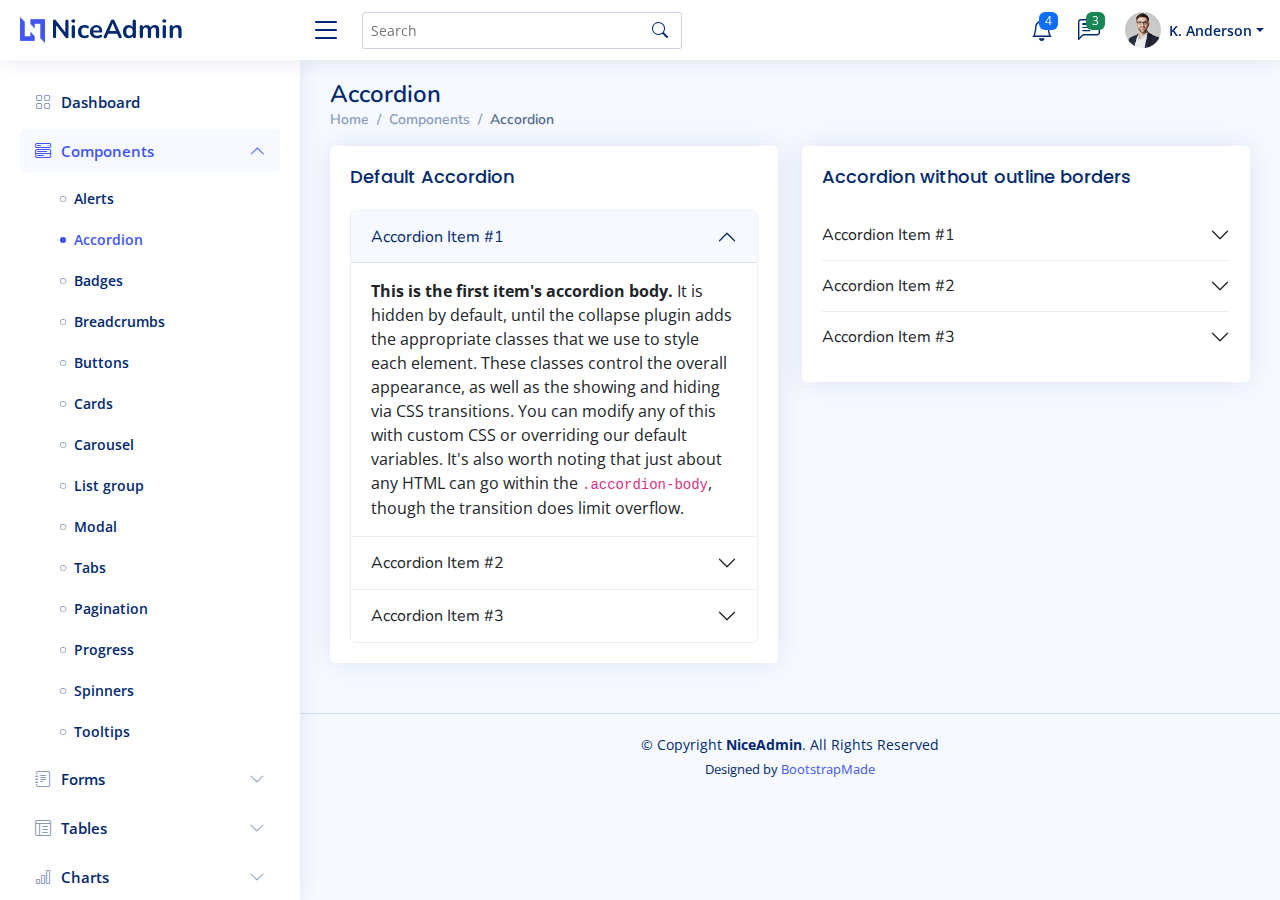
<file: NiceAdmin/components-accordion.html>
<!DOCTYPE html>
<html lang="en">

<head>
  <meta charset="utf-8">
  <meta content="width=device-width, initial-scale=1.0" name="viewport">

  <title>Components / Accordion - NiceAdmin Bootstrap Template</title>
  <meta content="" name="description">
  <meta content="" name="keywords">

  <!-- Favicons -->
  <link href="assets/img/favicon.png" rel="icon">
  <link href="assets/img/apple-touch-icon.png" rel="apple-touch-icon">

  <!-- Google Fonts -->
  <link href="https://fonts.gstatic.com" rel="preconnect">
  <link href="https://fonts.googleapis.com/css?family=Open+Sans:300,300i,400,400i,600,600i,700,700i|Nunito:300,300i,400,400i,600,600i,700,700i|Poppins:300,300i,400,400i,500,500i,600,600i,700,700i" rel="stylesheet">

  <!-- Vendor CSS Files -->
  <link href="assets/vendor/bootstrap/css/bootstrap.min.css" rel="stylesheet">
  <link href="assets/vendor/bootstrap-icons/bootstrap-icons.css" rel="stylesheet">
  <link href="assets/vendor/boxicons/css/boxicons.min.css" rel="stylesheet">
  <link href="assets/vendor/quill/quill.snow.css" rel="stylesheet">
  <link href="assets/vendor/quill/quill.bubble.css" rel="stylesheet">
  <link href="assets/vendor/remixicon/remixicon.css" rel="stylesheet">
  <link href="assets/vendor/simple-datatables/style.css" rel="stylesheet">

  <!-- Template Main CSS File -->
  <link href="assets/css/style.css" rel="stylesheet">

  <!-- =======================================================
  * Template Name: NiceAdmin
  * Updated: Jan 29 2024 with Bootstrap v5.3.2
  * Template URL: https://bootstrapmade.com/nice-admin-bootstrap-admin-html-template/
  * Author: BootstrapMade.com
  * License: https://bootstrapmade.com/license/
  ======================================================== -->
</head>

<body>

  <!-- ======= Header ======= -->
  <header id="header" class="header fixed-top d-flex align-items-center">

    <div class="d-flex align-items-center justify-content-between">
      <a href="index.html" class="logo d-flex align-items-center">
        <img src="assets/img/logo.png" alt="">
        <span class="d-none d-lg-block">NiceAdmin</span>
      </a>
      <i class="bi bi-list toggle-sidebar-btn"></i>
    </div><!-- End Logo -->

    <div class="search-bar">
      <form class="search-form d-flex align-items-center" method="POST" action="#">
        <input type="text" name="query" placeholder="Search" title="Enter search keyword">
        <button type="submit" title="Search"><i class="bi bi-search"></i></button>
      </form>
    </div><!-- End Search Bar -->

    <nav class="header-nav ms-auto">
      <ul class="d-flex align-items-center">

        <li class="nav-item d-block d-lg-none">
          <a class="nav-link nav-icon search-bar-toggle " href="#">
            <i class="bi bi-search"></i>
          </a>
        </li><!-- End Search Icon-->

        <li class="nav-item dropdown">

          <a class="nav-link nav-icon" href="#" data-bs-toggle="dropdown">
            <i class="bi bi-bell"></i>
            <span class="badge bg-primary badge-number">4</span>
          </a><!-- End Notification Icon -->

          <ul class="dropdown-menu dropdown-menu-end dropdown-menu-arrow notifications">
            <li class="dropdown-header">
              You have 4 new notifications
              <a href="#"><span class="badge rounded-pill bg-primary p-2 ms-2">View all</span></a>
            </li>
            <li>
              <hr class="dropdown-divider">
            </li>

            <li class="notification-item">
              <i class="bi bi-exclamation-circle text-warning"></i>
              <div>
                <h4>Lorem Ipsum</h4>
                <p>Quae dolorem earum veritatis oditseno</p>
                <p>30 min. ago</p>
              </div>
            </li>

            <li>
              <hr class="dropdown-divider">
            </li>

            <li class="notification-item">
              <i class="bi bi-x-circle text-danger"></i>
              <div>
                <h4>Atque rerum nesciunt</h4>
                <p>Quae dolorem earum veritatis oditseno</p>
                <p>1 hr. ago</p>
              </div>
            </li>

            <li>
              <hr class="dropdown-divider">
            </li>

            <li class="notification-item">
              <i class="bi bi-check-circle text-success"></i>
              <div>
                <h4>Sit rerum fuga</h4>
                <p>Quae dolorem earum veritatis oditseno</p>
                <p>2 hrs. ago</p>
              </div>
            </li>

            <li>
              <hr class="dropdown-divider">
            </li>

            <li class="notification-item">
              <i class="bi bi-info-circle text-primary"></i>
              <div>
                <h4>Dicta reprehenderit</h4>
                <p>Quae dolorem earum veritatis oditseno</p>
                <p>4 hrs. ago</p>
              </div>
            </li>

            <li>
              <hr class="dropdown-divider">
            </li>
            <li class="dropdown-footer">
              <a href="#">Show all notifications</a>
            </li>

          </ul><!-- End Notification Dropdown Items -->

        </li><!-- End Notification Nav -->

        <li class="nav-item dropdown">

          <a class="nav-link nav-icon" href="#" data-bs-toggle="dropdown">
            <i class="bi bi-chat-left-text"></i>
            <span class="badge bg-success badge-number">3</span>
          </a><!-- End Messages Icon -->

          <ul class="dropdown-menu dropdown-menu-end dropdown-menu-arrow messages">
            <li class="dropdown-header">
              You have 3 new messages
              <a href="#"><span class="badge rounded-pill bg-primary p-2 ms-2">View all</span></a>
            </li>
            <li>
              <hr class="dropdown-divider">
            </li>

            <li class="message-item">
              <a href="#">
                <img src="assets/img/messages-1.jpg" alt="" class="rounded-circle">
                <div>
                  <h4>Maria Hudson</h4>
                  <p>Velit asperiores et ducimus soluta repudiandae labore officia est ut...</p>
                  <p>4 hrs. ago</p>
                </div>
              </a>
            </li>
            <li>
              <hr class="dropdown-divider">
            </li>

            <li class="message-item">
              <a href="#">
                <img src="assets/img/messages-2.jpg" alt="" class="rounded-circle">
                <div>
                  <h4>Anna Nelson</h4>
                  <p>Velit asperiores et ducimus soluta repudiandae labore officia est ut...</p>
                  <p>6 hrs. ago</p>
                </div>
              </a>
            </li>
            <li>
              <hr class="dropdown-divider">
            </li>

            <li class="message-item">
              <a href="#">
                <img src="assets/img/messages-3.jpg" alt="" class="rounded-circle">
                <div>
                  <h4>David Muldon</h4>
                  <p>Velit asperiores et ducimus soluta repudiandae labore officia est ut...</p>
                  <p>8 hrs. ago</p>
                </div>
              </a>
            </li>
            <li>
              <hr class="dropdown-divider">
            </li>

            <li class="dropdown-footer">
              <a href="#">Show all messages</a>
            </li>

          </ul><!-- End Messages Dropdown Items -->

        </li><!-- End Messages Nav -->

        <li class="nav-item dropdown pe-3">

          <a class="nav-link nav-profile d-flex align-items-center pe-0" href="#" data-bs-toggle="dropdown">
            <img src="assets/img/profile-img.jpg" alt="Profile" class="rounded-circle">
            <span class="d-none d-md-block dropdown-toggle ps-2">K. Anderson</span>
          </a><!-- End Profile Iamge Icon -->

          <ul class="dropdown-menu dropdown-menu-end dropdown-menu-arrow profile">
            <li class="dropdown-header">
              <h6>Kevin Anderson</h6>
              <span>Web Designer</span>
            </li>
            <li>
              <hr class="dropdown-divider">
            </li>

            <li>
              <a class="dropdown-item d-flex align-items-center" href="users-profile.html">
                <i class="bi bi-person"></i>
                <span>My Profile</span>
              </a>
            </li>
            <li>
              <hr class="dropdown-divider">
            </li>

            <li>
              <a class="dropdown-item d-flex align-items-center" href="users-profile.html">
                <i class="bi bi-gear"></i>
                <span>Account Settings</span>
              </a>
            </li>
            <li>
              <hr class="dropdown-divider">
            </li>

            <li>
              <a class="dropdown-item d-flex align-items-center" href="pages-faq.html">
                <i class="bi bi-question-circle"></i>
                <span>Need Help?</span>
              </a>
            </li>
            <li>
              <hr class="dropdown-divider">
            </li>

            <li>
              <a class="dropdown-item d-flex align-items-center" href="#">
                <i class="bi bi-box-arrow-right"></i>
                <span>Sign Out</span>
              </a>
            </li>

          </ul><!-- End Profile Dropdown Items -->
        </li><!-- End Profile Nav -->

      </ul>
    </nav><!-- End Icons Navigation -->

  </header><!-- End Header -->

  <!-- ======= Sidebar ======= -->
  <aside id="sidebar" class="sidebar">

    <ul class="sidebar-nav" id="sidebar-nav">

      <li class="nav-item">
        <a class="nav-link collapsed" href="index.html">
          <i class="bi bi-grid"></i>
          <span>Dashboard</span>
        </a>
      </li><!-- End Dashboard Nav -->

      <li class="nav-item">
        <a class="nav-link " data-bs-target="#components-nav" data-bs-toggle="collapse" href="#">
          <i class="bi bi-menu-button-wide"></i><span>Components</span><i class="bi bi-chevron-down ms-auto"></i>
        </a>
        <ul id="components-nav" class="nav-content collapse show" data-bs-parent="#sidebar-nav">
          <li>
            <a href="components-alerts.html">
              <i class="bi bi-circle"></i><span>Alerts</span>
            </a>
          </li>
          <li>
            <a href="components-accordion.html" class="active">
              <i class="bi bi-circle"></i><span>Accordion</span>
            </a>
          </li>
          <li>
            <a href="components-badges.html">
              <i class="bi bi-circle"></i><span>Badges</span>
            </a>
          </li>
          <li>
            <a href="components-breadcrumbs.html">
              <i class="bi bi-circle"></i><span>Breadcrumbs</span>
            </a>
          </li>
          <li>
            <a href="components-buttons.html">
              <i class="bi bi-circle"></i><span>Buttons</span>
            </a>
          </li>
          <li>
            <a href="components-cards.html">
              <i class="bi bi-circle"></i><span>Cards</span>
            </a>
          </li>
          <li>
            <a href="components-carousel.html">
              <i class="bi bi-circle"></i><span>Carousel</span>
            </a>
          </li>
          <li>
            <a href="components-list-group.html">
              <i class="bi bi-circle"></i><span>List group</span>
            </a>
          </li>
          <li>
            <a href="components-modal.html">
              <i class="bi bi-circle"></i><span>Modal</span>
            </a>
          </li>
          <li>
            <a href="components-tabs.html">
              <i class="bi bi-circle"></i><span>Tabs</span>
            </a>
          </li>
          <li>
            <a href="components-pagination.html">
              <i class="bi bi-circle"></i><span>Pagination</span>
            </a>
          </li>
          <li>
            <a href="components-progress.html">
              <i class="bi bi-circle"></i><span>Progress</span>
            </a>
          </li>
          <li>
            <a href="components-spinners.html">
              <i class="bi bi-circle"></i><span>Spinners</span>
            </a>
          </li>
          <li>
            <a href="components-tooltips.html">
              <i class="bi bi-circle"></i><span>Tooltips</span>
            </a>
          </li>
        </ul>
      </li><!-- End Components Nav -->

      <li class="nav-item">
        <a class="nav-link collapsed" data-bs-target="#forms-nav" data-bs-toggle="collapse" href="#">
          <i class="bi bi-journal-text"></i><span>Forms</span><i class="bi bi-chevron-down ms-auto"></i>
        </a>
        <ul id="forms-nav" class="nav-content collapse " data-bs-parent="#sidebar-nav">
          <li>
            <a href="forms-elements.html">
              <i class="bi bi-circle"></i><span>Form Elements</span>
            </a>
          </li>
          <li>
            <a href="forms-layouts.html">
              <i class="bi bi-circle"></i><span>Form Layouts</span>
            </a>
          </li>
          <li>
            <a href="forms-editors.html">
              <i class="bi bi-circle"></i><span>Form Editors</span>
            </a>
          </li>
          <li>
            <a href="forms-validation.html">
              <i class="bi bi-circle"></i><span>Form Validation</span>
            </a>
          </li>
        </ul>
      </li><!-- End Forms Nav -->

      <li class="nav-item">
        <a class="nav-link collapsed" data-bs-target="#tables-nav" data-bs-toggle="collapse" href="#">
          <i class="bi bi-layout-text-window-reverse"></i><span>Tables</span><i class="bi bi-chevron-down ms-auto"></i>
        </a>
        <ul id="tables-nav" class="nav-content collapse " data-bs-parent="#sidebar-nav">
          <li>
            <a href="tables-general.html">
              <i class="bi bi-circle"></i><span>General Tables</span>
            </a>
          </li>
          <li>
            <a href="tables-data.html">
              <i class="bi bi-circle"></i><span>Data Tables</span>
            </a>
          </li>
        </ul>
      </li><!-- End Tables Nav -->

      <li class="nav-item">
        <a class="nav-link collapsed" data-bs-target="#charts-nav" data-bs-toggle="collapse" href="#">
          <i class="bi bi-bar-chart"></i><span>Charts</span><i class="bi bi-chevron-down ms-auto"></i>
        </a>
        <ul id="charts-nav" class="nav-content collapse " data-bs-parent="#sidebar-nav">
          <li>
            <a href="charts-chartjs.html">
              <i class="bi bi-circle"></i><span>Chart.js</span>
            </a>
          </li>
          <li>
            <a href="charts-apexcharts.html">
              <i class="bi bi-circle"></i><span>ApexCharts</span>
            </a>
          </li>
          <li>
            <a href="charts-echarts.html">
              <i class="bi bi-circle"></i><span>ECharts</span>
            </a>
          </li>
        </ul>
      </li><!-- End Charts Nav -->

      <li class="nav-item">
        <a class="nav-link collapsed" data-bs-target="#icons-nav" data-bs-toggle="collapse" href="#">
          <i class="bi bi-gem"></i><span>Icons</span><i class="bi bi-chevron-down ms-auto"></i>
        </a>
        <ul id="icons-nav" class="nav-content collapse " data-bs-parent="#sidebar-nav">
          <li>
            <a href="icons-bootstrap.html">
              <i class="bi bi-circle"></i><span>Bootstrap Icons</span>
            </a>
          </li>
          <li>
            <a href="icons-remix.html">
              <i class="bi bi-circle"></i><span>Remix Icons</span>
            </a>
          </li>
          <li>
            <a href="icons-boxicons.html">
              <i class="bi bi-circle"></i><span>Boxicons</span>
            </a>
          </li>
        </ul>
      </li><!-- End Icons Nav -->

      <li class="nav-heading">Pages</li>

      <li class="nav-item">
        <a class="nav-link collapsed" href="users-profile.html">
          <i class="bi bi-person"></i>
          <span>Profile</span>
        </a>
      </li><!-- End Profile Page Nav -->

      <li class="nav-item">
        <a class="nav-link collapsed" href="pages-faq.html">
          <i class="bi bi-question-circle"></i>
          <span>F.A.Q</span>
        </a>
      </li><!-- End F.A.Q Page Nav -->

      <li class="nav-item">
        <a class="nav-link collapsed" href="pages-contact.html">
          <i class="bi bi-envelope"></i>
          <span>Contact</span>
        </a>
      </li><!-- End Contact Page Nav -->

      <li class="nav-item">
        <a class="nav-link collapsed" href="pages-register.html">
          <i class="bi bi-card-list"></i>
          <span>Register</span>
        </a>
      </li><!-- End Register Page Nav -->

      <li class="nav-item">
        <a class="nav-link collapsed" href="pages-login.html">
          <i class="bi bi-box-arrow-in-right"></i>
          <span>Login</span>
        </a>
      </li><!-- End Login Page Nav -->

      <li class="nav-item">
        <a class="nav-link collapsed" href="pages-error-404.html">
          <i class="bi bi-dash-circle"></i>
          <span>Error 404</span>
        </a>
      </li><!-- End Error 404 Page Nav -->

      <li class="nav-item">
        <a class="nav-link collapsed" href="pages-blank.html">
          <i class="bi bi-file-earmark"></i>
          <span>Blank</span>
        </a>
      </li><!-- End Blank Page Nav -->

    </ul>

  </aside><!-- End Sidebar-->

  <main id="main" class="main">

    <div class="pagetitle">
      <h1>Accordion</h1>
      <nav>
        <ol class="breadcrumb">
          <li class="breadcrumb-item"><a href="index.html">Home</a></li>
          <li class="breadcrumb-item">Components</li>
          <li class="breadcrumb-item active">Accordion</li>
        </ol>
      </nav>
    </div><!-- End Page Title -->

    <section class="section">
      <div class="row">
        <div class="col-lg-6">

          <div class="card">
            <div class="card-body">
              <h5 class="card-title">Default Accordion</h5>

              <!-- Default Accordion -->
              <div class="accordion" id="accordionExample">
                <div class="accordion-item">
                  <h2 class="accordion-header" id="headingOne">
                    <button class="accordion-button" type="button" data-bs-toggle="collapse" data-bs-target="#collapseOne" aria-expanded="true" aria-controls="collapseOne">
                      Accordion Item #1
                    </button>
                  </h2>
                  <div id="collapseOne" class="accordion-collapse collapse show" aria-labelledby="headingOne" data-bs-parent="#accordionExample">
                    <div class="accordion-body">
                      <strong>This is the first item's accordion body.</strong> It is hidden by default, until the collapse plugin adds the appropriate classes that we use to style each element. These classes control the overall appearance, as well as the showing and hiding via CSS transitions. You can modify any of this with custom CSS or overriding our default variables. It's also worth noting that just about any HTML can go within the <code>.accordion-body</code>, though the transition does limit overflow.
                    </div>
                  </div>
                </div>
                <div class="accordion-item">
                  <h2 class="accordion-header" id="headingTwo">
                    <button class="accordion-button collapsed" type="button" data-bs-toggle="collapse" data-bs-target="#collapseTwo" aria-expanded="false" aria-controls="collapseTwo">
                      Accordion Item #2
                    </button>
                  </h2>
                  <div id="collapseTwo" class="accordion-collapse collapse" aria-labelledby="headingTwo" data-bs-parent="#accordionExample">
                    <div class="accordion-body">
                      <strong>This is the second item's accordion body.</strong> It is hidden by default, until the collapse plugin adds the appropriate classes that we use to style each element. These classes control the overall appearance, as well as the showing and hiding via CSS transitions. You can modify any of this with custom CSS or overriding our default variables. It's also worth noting that just about any HTML can go within the <code>.accordion-body</code>, though the transition does limit overflow.
                    </div>
                  </div>
                </div>
                <div class="accordion-item">
                  <h2 class="accordion-header" id="headingThree">
                    <button class="accordion-button collapsed" type="button" data-bs-toggle="collapse" data-bs-target="#collapseThree" aria-expanded="false" aria-controls="collapseThree">
                      Accordion Item #3
                    </button>
                  </h2>
                  <div id="collapseThree" class="accordion-collapse collapse" aria-labelledby="headingThree" data-bs-parent="#accordionExample">
                    <div class="accordion-body">
                      <strong>This is the third item's accordion body.</strong> It is hidden by default, until the collapse plugin adds the appropriate classes that we use to style each element. These classes control the overall appearance, as well as the showing and hiding via CSS transitions. You can modify any of this with custom CSS or overriding our default variables. It's also worth noting that just about any HTML can go within the <code>.accordion-body</code>, though the transition does limit overflow.
                    </div>
                  </div>
                </div>
              </div><!-- End Default Accordion Example -->

            </div>
          </div>

        </div>

        <div class="col-lg-6">

          <div class="card">
            <div class="card-body">
              <h5 class="card-title">Accordion without outline borders</h5>

              <!-- Accordion without outline borders -->
              <div class="accordion accordion-flush" id="accordionFlushExample">
                <div class="accordion-item">
                  <h2 class="accordion-header" id="flush-headingOne">
                    <button class="accordion-button collapsed" type="button" data-bs-toggle="collapse" data-bs-target="#flush-collapseOne" aria-expanded="false" aria-controls="flush-collapseOne">
                      Accordion Item #1
                    </button>
                  </h2>
                  <div id="flush-collapseOne" class="accordion-collapse collapse" aria-labelledby="flush-headingOne" data-bs-parent="#accordionFlushExample">
                    <div class="accordion-body">Placeholder content for this accordion, which is intended to demonstrate the <code>.accordion-flush</code> class. This is the first item's accordion body.</div>
                  </div>
                </div>
                <div class="accordion-item">
                  <h2 class="accordion-header" id="flush-headingTwo">
                    <button class="accordion-button collapsed" type="button" data-bs-toggle="collapse" data-bs-target="#flush-collapseTwo" aria-expanded="false" aria-controls="flush-collapseTwo">
                      Accordion Item #2
                    </button>
                  </h2>
                  <div id="flush-collapseTwo" class="accordion-collapse collapse" aria-labelledby="flush-headingTwo" data-bs-parent="#accordionFlushExample">
                    <div class="accordion-body">Placeholder content for this accordion, which is intended to demonstrate the <code>.accordion-flush</code> class. This is the second item's accordion body. Let's imagine this being filled with some actual content.</div>
                  </div>
                </div>
                <div class="accordion-item">
                  <h2 class="accordion-header" id="flush-headingThree">
                    <button class="accordion-button collapsed" type="button" data-bs-toggle="collapse" data-bs-target="#flush-collapseThree" aria-expanded="false" aria-controls="flush-collapseThree">
                      Accordion Item #3
                    </button>
                  </h2>
                  <div id="flush-collapseThree" class="accordion-collapse collapse" aria-labelledby="flush-headingThree" data-bs-parent="#accordionFlushExample">
                    <div class="accordion-body">Placeholder content for this accordion, which is intended to demonstrate the <code>.accordion-flush</code> class. This is the third item's accordion body. Nothing more exciting happening here in terms of content, but just filling up the space to make it look, at least at first glance, a bit more representative of how this would look in a real-world application.</div>
                  </div>
                </div>
              </div><!-- End Accordion without outline borders -->

            </div>
          </div>

        </div>
      </div>
    </section>

  </main><!-- End #main -->

  <!-- ======= Footer ======= -->
  <footer id="footer" class="footer">
    <div class="copyright">
      &copy; Copyright <strong><span>NiceAdmin</span></strong>. All Rights Reserved
    </div>
    <div class="credits">
      <!-- All the links in the footer should remain intact. -->
      <!-- You can delete the links only if you purchased the pro version. -->
      <!-- Licensing information: https://bootstrapmade.com/license/ -->
      <!-- Purchase the pro version with working PHP/AJAX contact form: https://bootstrapmade.com/nice-admin-bootstrap-admin-html-template/ -->
      Designed by <a href="https://bootstrapmade.com/">BootstrapMade</a>
    </div>
  </footer><!-- End Footer -->

  <a href="#" class="back-to-top d-flex align-items-center justify-content-center"><i class="bi bi-arrow-up-short"></i></a>

  <!-- Vendor JS Files -->
  <script src="assets/vendor/apexcharts/apexcharts.min.js"></script>
  <script src="assets/vendor/bootstrap/js/bootstrap.bundle.min.js"></script>
  <script src="assets/vendor/chart.js/chart.umd.js"></script>
  <script src="assets/vendor/echarts/echarts.min.js"></script>
  <script src="assets/vendor/quill/quill.min.js"></script>
  <script src="assets/vendor/simple-datatables/simple-datatables.js"></script>
  <script src="assets/vendor/tinymce/tinymce.min.js"></script>
  <script src="assets/vendor/php-email-form/validate.js"></script>

  <!-- Template Main JS File -->
  <script src="assets/js/main.js"></script>

</body>

</html>
</file>
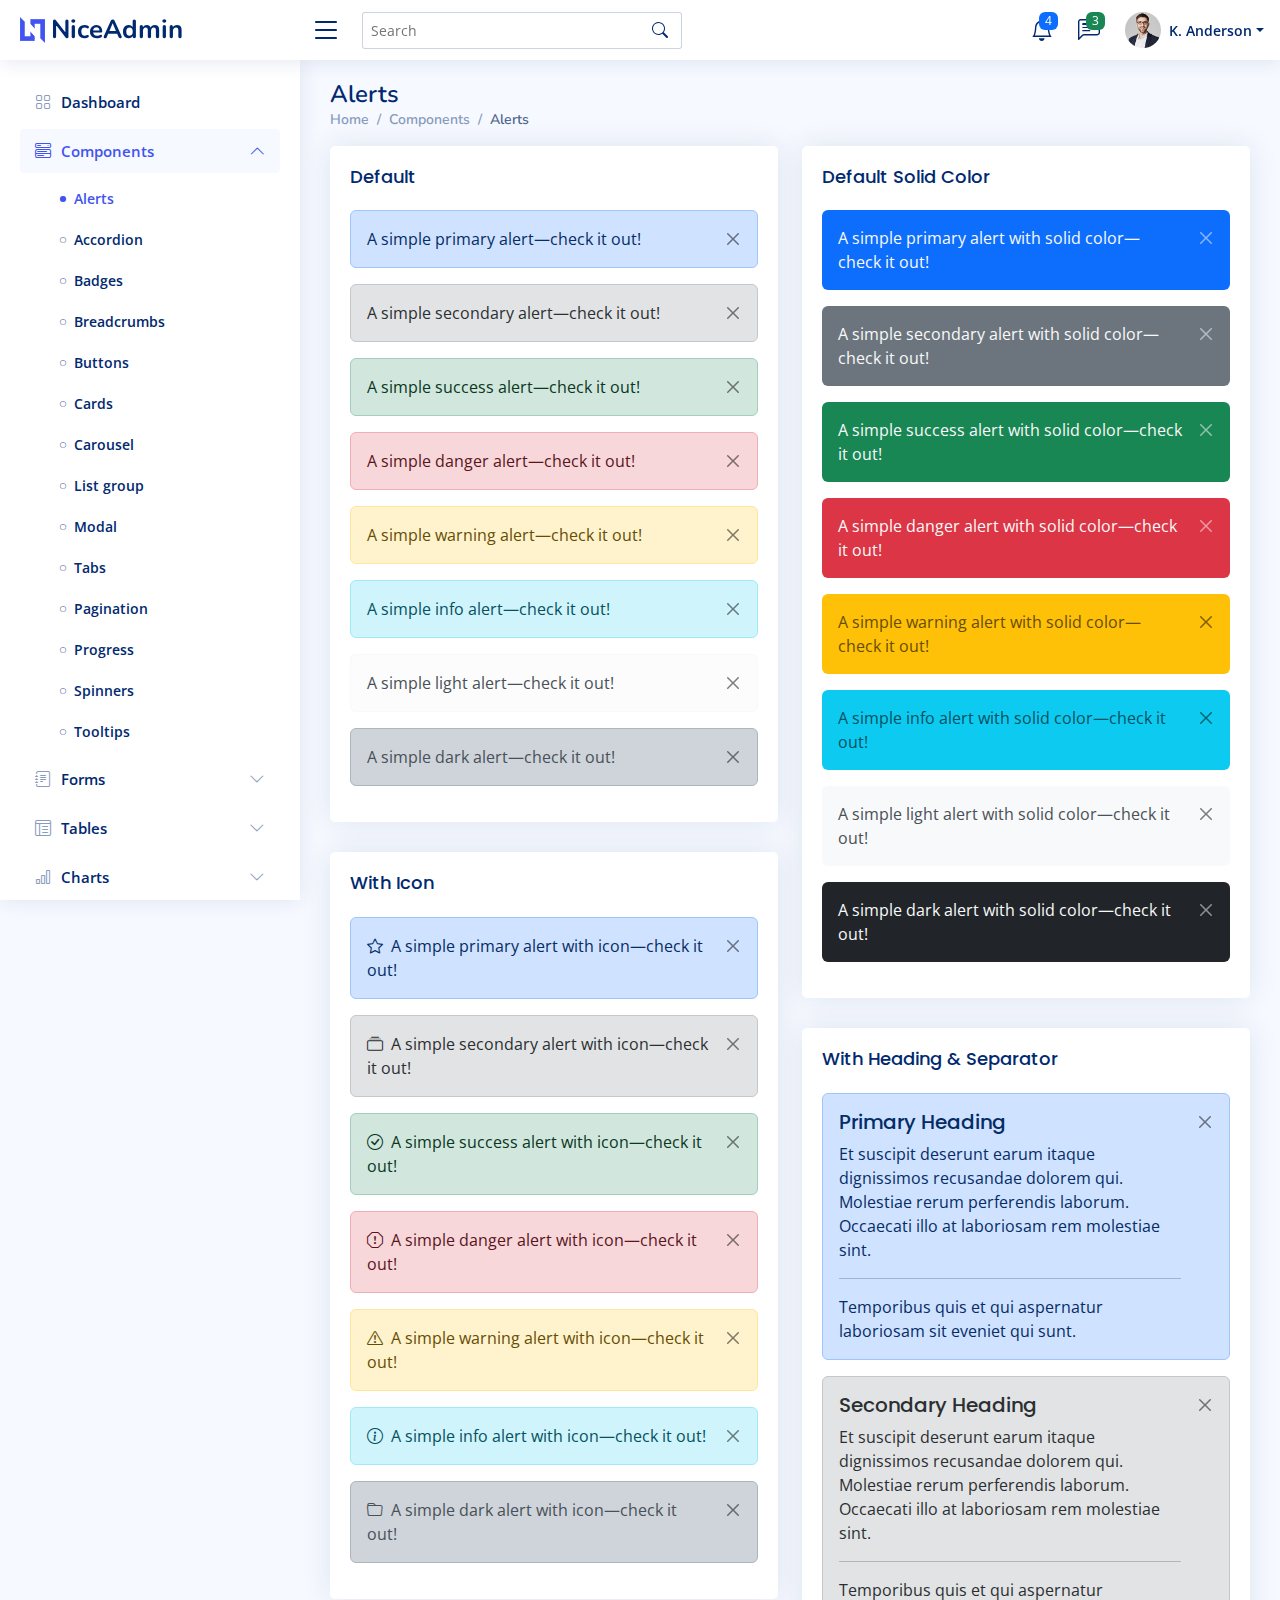
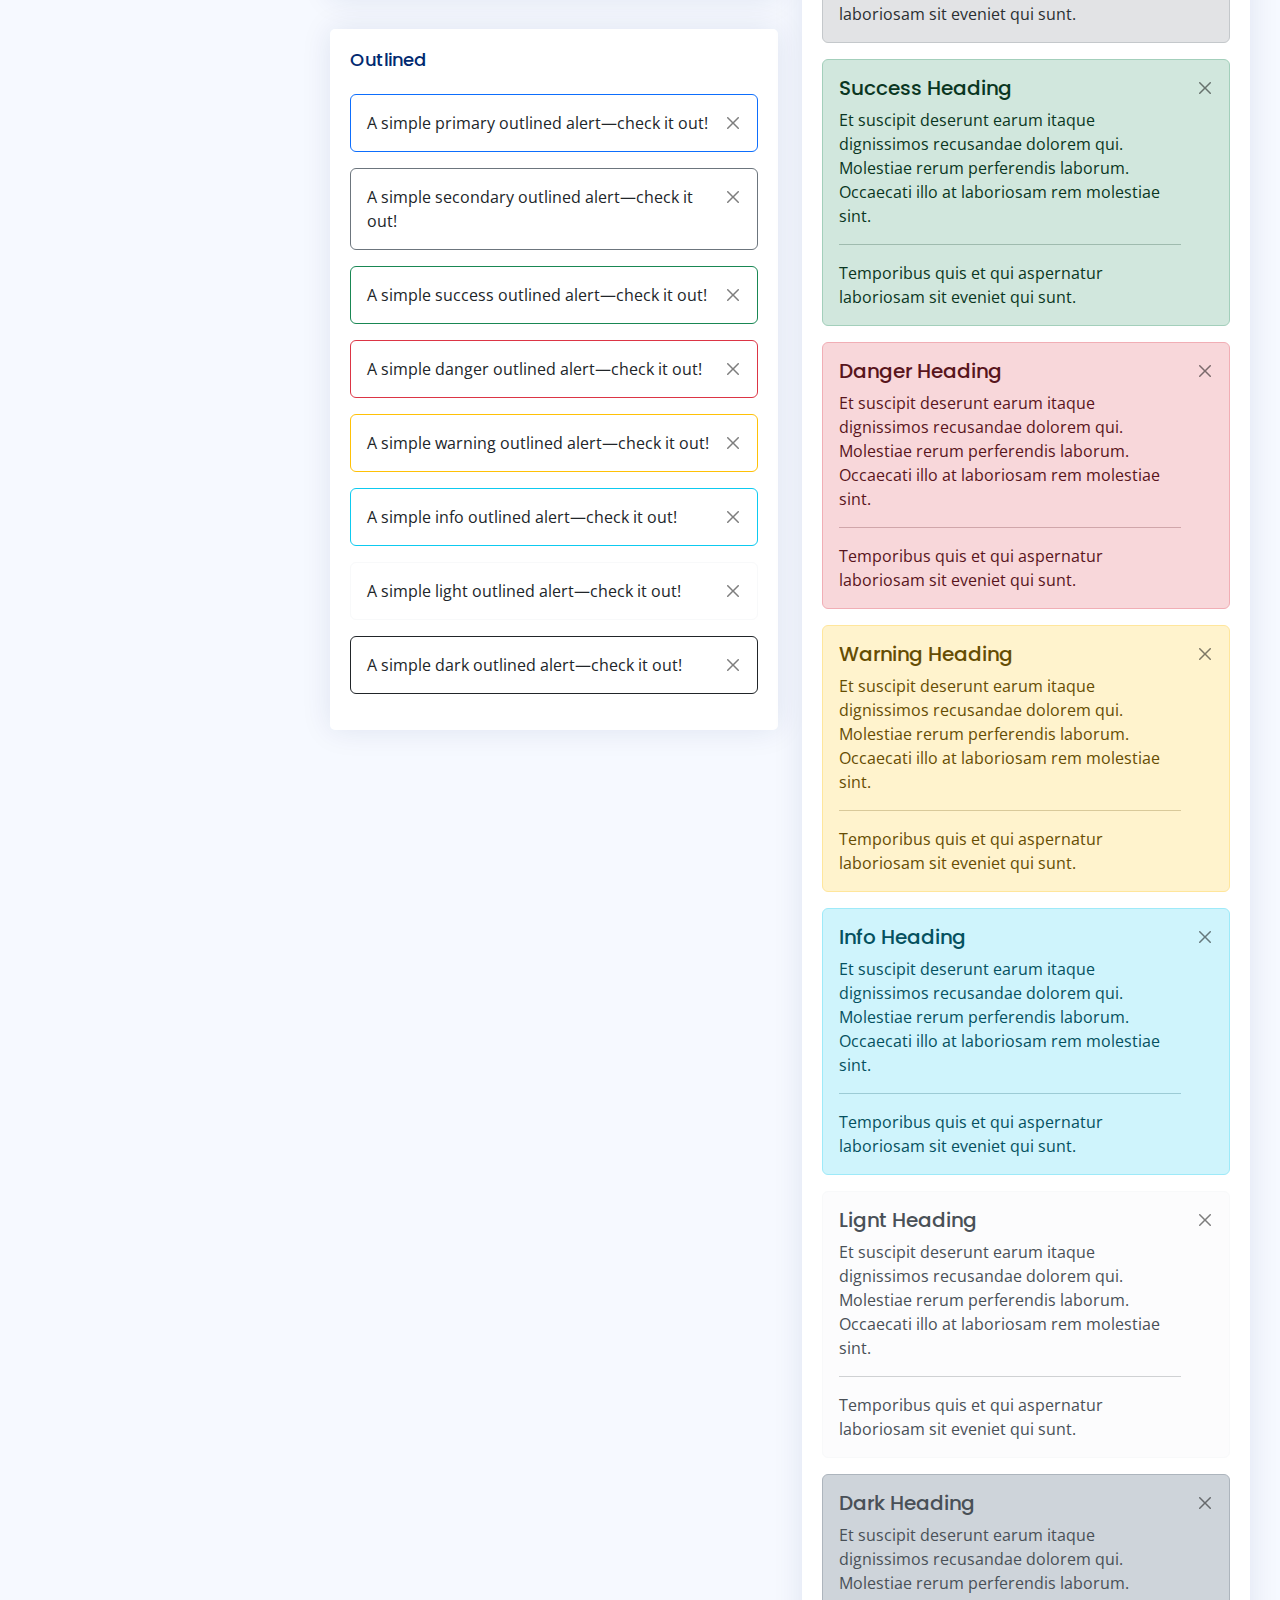
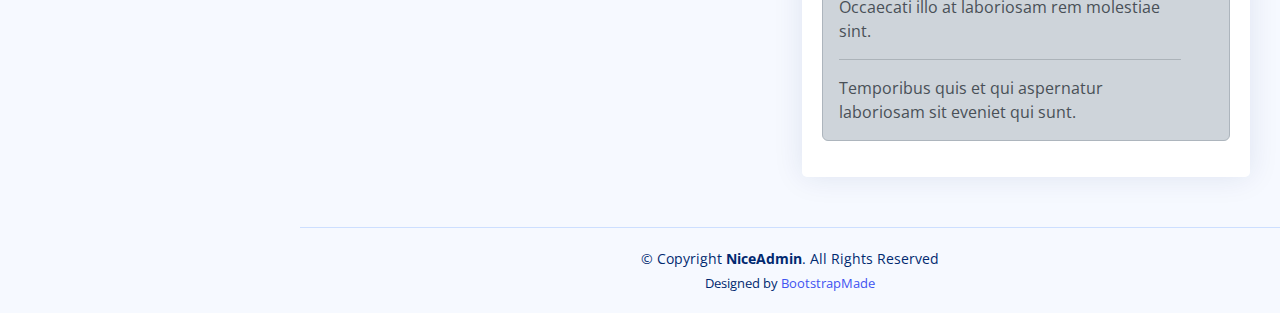
<file: NiceAdmin/components-alerts.html>
<!DOCTYPE html>
<html lang="en">

<head>
  <meta charset="utf-8">
  <meta content="width=device-width, initial-scale=1.0" name="viewport">

  <title>Components / Alerts - NiceAdmin Bootstrap Template</title>
  <meta content="" name="description">
  <meta content="" name="keywords">

  <!-- Favicons -->
  <link href="assets/img/favicon.png" rel="icon">
  <link href="assets/img/apple-touch-icon.png" rel="apple-touch-icon">

  <!-- Google Fonts -->
  <link href="https://fonts.gstatic.com" rel="preconnect">
  <link href="https://fonts.googleapis.com/css?family=Open+Sans:300,300i,400,400i,600,600i,700,700i|Nunito:300,300i,400,400i,600,600i,700,700i|Poppins:300,300i,400,400i,500,500i,600,600i,700,700i" rel="stylesheet">

  <!-- Vendor CSS Files -->
  <link href="assets/vendor/bootstrap/css/bootstrap.min.css" rel="stylesheet">
  <link href="assets/vendor/bootstrap-icons/bootstrap-icons.css" rel="stylesheet">
  <link href="assets/vendor/boxicons/css/boxicons.min.css" rel="stylesheet">
  <link href="assets/vendor/quill/quill.snow.css" rel="stylesheet">
  <link href="assets/vendor/quill/quill.bubble.css" rel="stylesheet">
  <link href="assets/vendor/remixicon/remixicon.css" rel="stylesheet">
  <link href="assets/vendor/simple-datatables/style.css" rel="stylesheet">

  <!-- Template Main CSS File -->
  <link href="assets/css/style.css" rel="stylesheet">

  <!-- =======================================================
  * Template Name: NiceAdmin
  * Updated: Jan 29 2024 with Bootstrap v5.3.2
  * Template URL: https://bootstrapmade.com/nice-admin-bootstrap-admin-html-template/
  * Author: BootstrapMade.com
  * License: https://bootstrapmade.com/license/
  ======================================================== -->
</head>

<body>

  <!-- ======= Header ======= -->
  <header id="header" class="header fixed-top d-flex align-items-center">

    <div class="d-flex align-items-center justify-content-between">
      <a href="index.html" class="logo d-flex align-items-center">
        <img src="assets/img/logo.png" alt="">
        <span class="d-none d-lg-block">NiceAdmin</span>
      </a>
      <i class="bi bi-list toggle-sidebar-btn"></i>
    </div><!-- End Logo -->

    <div class="search-bar">
      <form class="search-form d-flex align-items-center" method="POST" action="#">
        <input type="text" name="query" placeholder="Search" title="Enter search keyword">
        <button type="submit" title="Search"><i class="bi bi-search"></i></button>
      </form>
    </div><!-- End Search Bar -->

    <nav class="header-nav ms-auto">
      <ul class="d-flex align-items-center">

        <li class="nav-item d-block d-lg-none">
          <a class="nav-link nav-icon search-bar-toggle " href="#">
            <i class="bi bi-search"></i>
          </a>
        </li><!-- End Search Icon-->

        <li class="nav-item dropdown">

          <a class="nav-link nav-icon" href="#" data-bs-toggle="dropdown">
            <i class="bi bi-bell"></i>
            <span class="badge bg-primary badge-number">4</span>
          </a><!-- End Notification Icon -->

          <ul class="dropdown-menu dropdown-menu-end dropdown-menu-arrow notifications">
            <li class="dropdown-header">
              You have 4 new notifications
              <a href="#"><span class="badge rounded-pill bg-primary p-2 ms-2">View all</span></a>
            </li>
            <li>
              <hr class="dropdown-divider">
            </li>

            <li class="notification-item">
              <i class="bi bi-exclamation-circle text-warning"></i>
              <div>
                <h4>Lorem Ipsum</h4>
                <p>Quae dolorem earum veritatis oditseno</p>
                <p>30 min. ago</p>
              </div>
            </li>

            <li>
              <hr class="dropdown-divider">
            </li>

            <li class="notification-item">
              <i class="bi bi-x-circle text-danger"></i>
              <div>
                <h4>Atque rerum nesciunt</h4>
                <p>Quae dolorem earum veritatis oditseno</p>
                <p>1 hr. ago</p>
              </div>
            </li>

            <li>
              <hr class="dropdown-divider">
            </li>

            <li class="notification-item">
              <i class="bi bi-check-circle text-success"></i>
              <div>
                <h4>Sit rerum fuga</h4>
                <p>Quae dolorem earum veritatis oditseno</p>
                <p>2 hrs. ago</p>
              </div>
            </li>

            <li>
              <hr class="dropdown-divider">
            </li>

            <li class="notification-item">
              <i class="bi bi-info-circle text-primary"></i>
              <div>
                <h4>Dicta reprehenderit</h4>
                <p>Quae dolorem earum veritatis oditseno</p>
                <p>4 hrs. ago</p>
              </div>
            </li>

            <li>
              <hr class="dropdown-divider">
            </li>
            <li class="dropdown-footer">
              <a href="#">Show all notifications</a>
            </li>

          </ul><!-- End Notification Dropdown Items -->

        </li><!-- End Notification Nav -->

        <li class="nav-item dropdown">

          <a class="nav-link nav-icon" href="#" data-bs-toggle="dropdown">
            <i class="bi bi-chat-left-text"></i>
            <span class="badge bg-success badge-number">3</span>
          </a><!-- End Messages Icon -->

          <ul class="dropdown-menu dropdown-menu-end dropdown-menu-arrow messages">
            <li class="dropdown-header">
              You have 3 new messages
              <a href="#"><span class="badge rounded-pill bg-primary p-2 ms-2">View all</span></a>
            </li>
            <li>
              <hr class="dropdown-divider">
            </li>

            <li class="message-item">
              <a href="#">
                <img src="assets/img/messages-1.jpg" alt="" class="rounded-circle">
                <div>
                  <h4>Maria Hudson</h4>
                  <p>Velit asperiores et ducimus soluta repudiandae labore officia est ut...</p>
                  <p>4 hrs. ago</p>
                </div>
              </a>
            </li>
            <li>
              <hr class="dropdown-divider">
            </li>

            <li class="message-item">
              <a href="#">
                <img src="assets/img/messages-2.jpg" alt="" class="rounded-circle">
                <div>
                  <h4>Anna Nelson</h4>
                  <p>Velit asperiores et ducimus soluta repudiandae labore officia est ut...</p>
                  <p>6 hrs. ago</p>
                </div>
              </a>
            </li>
            <li>
              <hr class="dropdown-divider">
            </li>

            <li class="message-item">
              <a href="#">
                <img src="assets/img/messages-3.jpg" alt="" class="rounded-circle">
                <div>
                  <h4>David Muldon</h4>
                  <p>Velit asperiores et ducimus soluta repudiandae labore officia est ut...</p>
                  <p>8 hrs. ago</p>
                </div>
              </a>
            </li>
            <li>
              <hr class="dropdown-divider">
            </li>

            <li class="dropdown-footer">
              <a href="#">Show all messages</a>
            </li>

          </ul><!-- End Messages Dropdown Items -->

        </li><!-- End Messages Nav -->

        <li class="nav-item dropdown pe-3">

          <a class="nav-link nav-profile d-flex align-items-center pe-0" href="#" data-bs-toggle="dropdown">
            <img src="assets/img/profile-img.jpg" alt="Profile" class="rounded-circle">
            <span class="d-none d-md-block dropdown-toggle ps-2">K. Anderson</span>
          </a><!-- End Profile Iamge Icon -->

          <ul class="dropdown-menu dropdown-menu-end dropdown-menu-arrow profile">
            <li class="dropdown-header">
              <h6>Kevin Anderson</h6>
              <span>Web Designer</span>
            </li>
            <li>
              <hr class="dropdown-divider">
            </li>

            <li>
              <a class="dropdown-item d-flex align-items-center" href="users-profile.html">
                <i class="bi bi-person"></i>
                <span>My Profile</span>
              </a>
            </li>
            <li>
              <hr class="dropdown-divider">
            </li>

            <li>
              <a class="dropdown-item d-flex align-items-center" href="users-profile.html">
                <i class="bi bi-gear"></i>
                <span>Account Settings</span>
              </a>
            </li>
            <li>
              <hr class="dropdown-divider">
            </li>

            <li>
              <a class="dropdown-item d-flex align-items-center" href="pages-faq.html">
                <i class="bi bi-question-circle"></i>
                <span>Need Help?</span>
              </a>
            </li>
            <li>
              <hr class="dropdown-divider">
            </li>

            <li>
              <a class="dropdown-item d-flex align-items-center" href="#">
                <i class="bi bi-box-arrow-right"></i>
                <span>Sign Out</span>
              </a>
            </li>

          </ul><!-- End Profile Dropdown Items -->
        </li><!-- End Profile Nav -->

      </ul>
    </nav><!-- End Icons Navigation -->

  </header><!-- End Header -->

  <!-- ======= Sidebar ======= -->
  <aside id="sidebar" class="sidebar">

    <ul class="sidebar-nav" id="sidebar-nav">

      <li class="nav-item">
        <a class="nav-link collapsed" href="index.html">
          <i class="bi bi-grid"></i>
          <span>Dashboard</span>
        </a>
      </li><!-- End Dashboard Nav -->

      <li class="nav-item">
        <a class="nav-link " data-bs-target="#components-nav" data-bs-toggle="collapse" href="#">
          <i class="bi bi-menu-button-wide"></i><span>Components</span><i class="bi bi-chevron-down ms-auto"></i>
        </a>
        <ul id="components-nav" class="nav-content collapse show" data-bs-parent="#sidebar-nav">
          <li>
            <a href="components-alerts.html" class="active">
              <i class="bi bi-circle"></i><span>Alerts</span>
            </a>
          </li>
          <li>
            <a href="components-accordion.html">
              <i class="bi bi-circle"></i><span>Accordion</span>
            </a>
          </li>
          <li>
            <a href="components-badges.html">
              <i class="bi bi-circle"></i><span>Badges</span>
            </a>
          </li>
          <li>
            <a href="components-breadcrumbs.html">
              <i class="bi bi-circle"></i><span>Breadcrumbs</span>
            </a>
          </li>
          <li>
            <a href="components-buttons.html">
              <i class="bi bi-circle"></i><span>Buttons</span>
            </a>
          </li>
          <li>
            <a href="components-cards.html">
              <i class="bi bi-circle"></i><span>Cards</span>
            </a>
          </li>
          <li>
            <a href="components-carousel.html">
              <i class="bi bi-circle"></i><span>Carousel</span>
            </a>
          </li>
          <li>
            <a href="components-list-group.html">
              <i class="bi bi-circle"></i><span>List group</span>
            </a>
          </li>
          <li>
            <a href="components-modal.html">
              <i class="bi bi-circle"></i><span>Modal</span>
            </a>
          </li>
          <li>
            <a href="components-tabs.html">
              <i class="bi bi-circle"></i><span>Tabs</span>
            </a>
          </li>
          <li>
            <a href="components-pagination.html">
              <i class="bi bi-circle"></i><span>Pagination</span>
            </a>
          </li>
          <li>
            <a href="components-progress.html">
              <i class="bi bi-circle"></i><span>Progress</span>
            </a>
          </li>
          <li>
            <a href="components-spinners.html">
              <i class="bi bi-circle"></i><span>Spinners</span>
            </a>
          </li>
          <li>
            <a href="components-tooltips.html">
              <i class="bi bi-circle"></i><span>Tooltips</span>
            </a>
          </li>
        </ul>
      </li><!-- End Components Nav -->

      <li class="nav-item">
        <a class="nav-link collapsed" data-bs-target="#forms-nav" data-bs-toggle="collapse" href="#">
          <i class="bi bi-journal-text"></i><span>Forms</span><i class="bi bi-chevron-down ms-auto"></i>
        </a>
        <ul id="forms-nav" class="nav-content collapse " data-bs-parent="#sidebar-nav">
          <li>
            <a href="forms-elements.html">
              <i class="bi bi-circle"></i><span>Form Elements</span>
            </a>
          </li>
          <li>
            <a href="forms-layouts.html">
              <i class="bi bi-circle"></i><span>Form Layouts</span>
            </a>
          </li>
          <li>
            <a href="forms-editors.html">
              <i class="bi bi-circle"></i><span>Form Editors</span>
            </a>
          </li>
          <li>
            <a href="forms-validation.html">
              <i class="bi bi-circle"></i><span>Form Validation</span>
            </a>
          </li>
        </ul>
      </li><!-- End Forms Nav -->

      <li class="nav-item">
        <a class="nav-link collapsed" data-bs-target="#tables-nav" data-bs-toggle="collapse" href="#">
          <i class="bi bi-layout-text-window-reverse"></i><span>Tables</span><i class="bi bi-chevron-down ms-auto"></i>
        </a>
        <ul id="tables-nav" class="nav-content collapse " data-bs-parent="#sidebar-nav">
          <li>
            <a href="tables-general.html">
              <i class="bi bi-circle"></i><span>General Tables</span>
            </a>
          </li>
          <li>
            <a href="tables-data.html">
              <i class="bi bi-circle"></i><span>Data Tables</span>
            </a>
          </li>
        </ul>
      </li><!-- End Tables Nav -->

      <li class="nav-item">
        <a class="nav-link collapsed" data-bs-target="#charts-nav" data-bs-toggle="collapse" href="#">
          <i class="bi bi-bar-chart"></i><span>Charts</span><i class="bi bi-chevron-down ms-auto"></i>
        </a>
        <ul id="charts-nav" class="nav-content collapse " data-bs-parent="#sidebar-nav">
          <li>
            <a href="charts-chartjs.html">
              <i class="bi bi-circle"></i><span>Chart.js</span>
            </a>
          </li>
          <li>
            <a href="charts-apexcharts.html">
              <i class="bi bi-circle"></i><span>ApexCharts</span>
            </a>
          </li>
          <li>
            <a href="charts-echarts.html">
              <i class="bi bi-circle"></i><span>ECharts</span>
            </a>
          </li>
        </ul>
      </li><!-- End Charts Nav -->

      <li class="nav-item">
        <a class="nav-link collapsed" data-bs-target="#icons-nav" data-bs-toggle="collapse" href="#">
          <i class="bi bi-gem"></i><span>Icons</span><i class="bi bi-chevron-down ms-auto"></i>
        </a>
        <ul id="icons-nav" class="nav-content collapse " data-bs-parent="#sidebar-nav">
          <li>
            <a href="icons-bootstrap.html">
              <i class="bi bi-circle"></i><span>Bootstrap Icons</span>
            </a>
          </li>
          <li>
            <a href="icons-remix.html">
              <i class="bi bi-circle"></i><span>Remix Icons</span>
            </a>
          </li>
          <li>
            <a href="icons-boxicons.html">
              <i class="bi bi-circle"></i><span>Boxicons</span>
            </a>
          </li>
        </ul>
      </li><!-- End Icons Nav -->

      <li class="nav-heading">Pages</li>

      <li class="nav-item">
        <a class="nav-link collapsed" href="users-profile.html">
          <i class="bi bi-person"></i>
          <span>Profile</span>
        </a>
      </li><!-- End Profile Page Nav -->

      <li class="nav-item">
        <a class="nav-link collapsed" href="pages-faq.html">
          <i class="bi bi-question-circle"></i>
          <span>F.A.Q</span>
        </a>
      </li><!-- End F.A.Q Page Nav -->

      <li class="nav-item">
        <a class="nav-link collapsed" href="pages-contact.html">
          <i class="bi bi-envelope"></i>
          <span>Contact</span>
        </a>
      </li><!-- End Contact Page Nav -->

      <li class="nav-item">
        <a class="nav-link collapsed" href="pages-register.html">
          <i class="bi bi-card-list"></i>
          <span>Register</span>
        </a>
      </li><!-- End Register Page Nav -->

      <li class="nav-item">
        <a class="nav-link collapsed" href="pages-login.html">
          <i class="bi bi-box-arrow-in-right"></i>
          <span>Login</span>
        </a>
      </li><!-- End Login Page Nav -->

      <li class="nav-item">
        <a class="nav-link collapsed" href="pages-error-404.html">
          <i class="bi bi-dash-circle"></i>
          <span>Error 404</span>
        </a>
      </li><!-- End Error 404 Page Nav -->

      <li class="nav-item">
        <a class="nav-link collapsed" href="pages-blank.html">
          <i class="bi bi-file-earmark"></i>
          <span>Blank</span>
        </a>
      </li><!-- End Blank Page Nav -->

    </ul>

  </aside><!-- End Sidebar-->

  <main id="main" class="main">

    <div class="pagetitle">
      <h1>Alerts</h1>
      <nav>
        <ol class="breadcrumb">
          <li class="breadcrumb-item"><a href="index.html">Home</a></li>
          <li class="breadcrumb-item">Components</li>
          <li class="breadcrumb-item active">Alerts</li>
        </ol>
      </nav>
    </div><!-- End Page Title -->

    <section class="section">
      <div class="row">
        <div class="col-lg-6">

          <div class="card">
            <div class="card-body">

              <h5 class="card-title">Default</h5>

              <div class="alert alert-primary alert-dismissible fade show" role="alert">
                A simple primary alert—check it out!
                <button type="button" class="btn-close" data-bs-dismiss="alert" aria-label="Close"></button>
              </div>

              <div class="alert alert-secondary alert-dismissible fade show" role="alert">
                A simple secondary alert—check it out!
                <button type="button" class="btn-close" data-bs-dismiss="alert" aria-label="Close"></button>
              </div>

              <div class="alert alert-success alert-dismissible fade show" role="alert">
                A simple success alert—check it out!
                <button type="button" class="btn-close" data-bs-dismiss="alert" aria-label="Close"></button>
              </div>

              <div class="alert alert-danger alert-dismissible fade show" role="alert">
                A simple danger alert—check it out!
                <button type="button" class="btn-close" data-bs-dismiss="alert" aria-label="Close"></button>
              </div>

              <div class="alert alert-warning alert-dismissible fade show" role="alert">
                A simple warning alert—check it out!
                <button type="button" class="btn-close" data-bs-dismiss="alert" aria-label="Close"></button>
              </div>

              <div class="alert alert-info alert-dismissible fade show" role="alert">
                A simple info alert—check it out!
                <button type="button" class="btn-close" data-bs-dismiss="alert" aria-label="Close"></button>
              </div>

              <div class="alert alert-light border-light alert-dismissible fade show" role="alert">
                A simple light alert—check it out!
                <button type="button" class="btn-close" data-bs-dismiss="alert" aria-label="Close"></button>
              </div>

              <div class="alert alert-dark alert-dismissible fade show" role="alert">
                A simple dark alert—check it out!
                <button type="button" class="btn-close" data-bs-dismiss="alert" aria-label="Close"></button>
              </div>

            </div>
          </div>

          <div class="card">
            <div class="card-body">
              <h5 class="card-title">With Icon</h5>

              <div class="alert alert-primary alert-dismissible fade show" role="alert">
                <i class="bi bi-star me-1"></i>
                A simple primary alert with icon—check it out!
                <button type="button" class="btn-close" data-bs-dismiss="alert" aria-label="Close"></button>
              </div>

              <div class="alert alert-secondary alert-dismissible fade show" role="alert">
                <i class="bi bi-collection me-1"></i>
                A simple secondary alert with icon—check it out!
                <button type="button" class="btn-close" data-bs-dismiss="alert" aria-label="Close"></button>
              </div>

              <div class="alert alert-success alert-dismissible fade show" role="alert">
                <i class="bi bi-check-circle me-1"></i>
                A simple success alert with icon—check it out!
                <button type="button" class="btn-close" data-bs-dismiss="alert" aria-label="Close"></button>
              </div>

              <div class="alert alert-danger alert-dismissible fade show" role="alert">
                <i class="bi bi-exclamation-octagon me-1"></i>
                A simple danger alert with icon—check it out!
                <button type="button" class="btn-close" data-bs-dismiss="alert" aria-label="Close"></button>
              </div>

              <div class="alert alert-warning alert-dismissible fade show" role="alert">
                <i class="bi bi-exclamation-triangle me-1"></i>
                A simple warning alert with icon—check it out!
                <button type="button" class="btn-close" data-bs-dismiss="alert" aria-label="Close"></button>
              </div>

              <div class="alert alert-info alert-dismissible fade show" role="alert">
                <i class="bi bi-info-circle me-1"></i>
                A simple info alert with icon—check it out!
                <button type="button" class="btn-close" data-bs-dismiss="alert" aria-label="Close"></button>
              </div>

              <div class="alert alert-dark alert-dismissible fade show" role="alert">
                <i class="bi bi-folder me-1"></i>
                A simple dark alert with icon—check it out!
                <button type="button" class="btn-close" data-bs-dismiss="alert" aria-label="Close"></button>
              </div>

            </div>
          </div>

          <div class="card">
            <div class="card-body">
              <h5 class="card-title">Outlined</h5>

              <div class="alert border-primary alert-dismissible fade show" role="alert">
                A simple primary outlined alert—check it out!
                <button type="button" class="btn-close" data-bs-dismiss="alert" aria-label="Close"></button>
              </div>

              <div class="alert border-secondary alert-dismissible fade show" role="alert">
                A simple secondary outlined alert—check it out!
                <button type="button" class="btn-close" data-bs-dismiss="alert" aria-label="Close"></button>
              </div>

              <div class="alert border-success alert-dismissible fade show" role="alert">
                A simple success outlined alert—check it out!
                <button type="button" class="btn-close" data-bs-dismiss="alert" aria-label="Close"></button>
              </div>

              <div class="alert border-danger alert-dismissible fade show" role="alert">
                A simple danger outlined alert—check it out!
                <button type="button" class="btn-close" data-bs-dismiss="alert" aria-label="Close"></button>
              </div>

              <div class="alert border-warning alert-dismissible fade show" role="alert">
                A simple warning outlined alert—check it out!
                <button type="button" class="btn-close" data-bs-dismiss="alert" aria-label="Close"></button>
              </div>

              <div class="alert border-info alert-dismissible fade show" role="alert">
                A simple info outlined alert—check it out!
                <button type="button" class="btn-close" data-bs-dismiss="alert" aria-label="Close"></button>
              </div>

              <div class="alert border-light alert-dismissible fade show" role="alert">
                A simple light outlined alert—check it out!
                <button type="button" class="btn-close" data-bs-dismiss="alert" aria-label="Close"></button>
              </div>

              <div class="alert border-dark alert-dismissible fade show" role="alert">
                A simple dark outlined alert—check it out!
                <button type="button" class="btn-close" data-bs-dismiss="alert" aria-label="Close"></button>
              </div>

            </div>
          </div>

        </div>

        <div class="col-lg-6">

          <div class="card">
            <div class="card-body">
              <h5 class="card-title">Default Solid Color</h5>

              <div class="alert alert-primary bg-primary text-light border-0 alert-dismissible fade show" role="alert">
                A simple primary alert with solid color—check it out!
                <button type="button" class="btn-close btn-close-white" data-bs-dismiss="alert" aria-label="Close"></button>
              </div>

              <div class="alert alert-secondary bg-secondary text-light border-0 alert-dismissible fade show" role="alert">
                A simple secondary alert with solid color—check it out!
                <button type="button" class="btn-close btn-close-white" data-bs-dismiss="alert" aria-label="Close"></button>
              </div>

              <div class="alert alert-success bg-success text-light border-0 alert-dismissible fade show" role="alert">
                A simple success alert with solid color—check it out!
                <button type="button" class="btn-close btn-close-white" data-bs-dismiss="alert" aria-label="Close"></button>
              </div>

              <div class="alert alert-danger bg-danger text-light border-0 alert-dismissible fade show" role="alert">
                A simple danger alert with solid color—check it out!
                <button type="button" class="btn-close btn-close-white" data-bs-dismiss="alert" aria-label="Close"></button>
              </div>

              <div class="alert alert-warning bg-warning border-0 alert-dismissible fade show" role="alert">
                A simple warning alert with solid color—check it out!
                <button type="button" class="btn-close" data-bs-dismiss="alert" aria-label="Close"></button>
              </div>

              <div class="alert alert-info bg-info border-0 alert-dismissible fade show" role="alert">
                A simple info alert with solid color—check it out!
                <button type="button" class="btn-close" data-bs-dismiss="alert" aria-label="Close"></button>
              </div>

              <div class="alert alert-light bg-light border-0 alert-dismissible fade show" role="alert">
                A simple light alert with solid color—check it out!
                <button type="button" class="btn-close" data-bs-dismiss="alert" aria-label="Close"></button>
              </div>

              <div class="alert alert-dark bg-dark text-light border-0 alert-dismissible fade show" role="alert">
                A simple dark alert with solid color—check it out!
                <button type="button" class="btn-close btn-close-white" data-bs-dismiss="alert" aria-label="Close"></button>
              </div>

            </div>
          </div>

          <div class="card">
            <div class="card-body">
              <h5 class="card-title">With Heading &amp Separator</h5>

              <div class="alert alert-primary alert-dismissible fade show" role="alert">
                <h4 class="alert-heading">Primary Heading</h4>
                <p>Et suscipit deserunt earum itaque dignissimos recusandae dolorem qui. Molestiae rerum perferendis laborum. Occaecati illo at laboriosam rem molestiae sint.</p>
                <hr>
                <p class="mb-0">Temporibus quis et qui aspernatur laboriosam sit eveniet qui sunt.</p>
                <button type="button" class="btn-close" data-bs-dismiss="alert" aria-label="Close"></button>
              </div>

              <div class="alert alert-secondary alert-dismissible fade show" role="alert">
                <h4 class="alert-heading">Secondary Heading</h4>
                <p>Et suscipit deserunt earum itaque dignissimos recusandae dolorem qui. Molestiae rerum perferendis laborum. Occaecati illo at laboriosam rem molestiae sint.</p>
                <hr>
                <p class="mb-0">Temporibus quis et qui aspernatur laboriosam sit eveniet qui sunt.</p>
                <button type="button" class="btn-close" data-bs-dismiss="alert" aria-label="Close"></button>
              </div>

              <div class="alert alert-success alert-dismissible fade show" role="alert">
                <h4 class="alert-heading">Success Heading</h4>
                <p>Et suscipit deserunt earum itaque dignissimos recusandae dolorem qui. Molestiae rerum perferendis laborum. Occaecati illo at laboriosam rem molestiae sint.</p>
                <hr>
                <p class="mb-0">Temporibus quis et qui aspernatur laboriosam sit eveniet qui sunt.</p>
                <button type="button" class="btn-close" data-bs-dismiss="alert" aria-label="Close"></button>
              </div>

              <div class="alert alert-danger alert-dismissible fade show" role="alert">
                <h4 class="alert-heading">Danger Heading</h4>
                <p>Et suscipit deserunt earum itaque dignissimos recusandae dolorem qui. Molestiae rerum perferendis laborum. Occaecati illo at laboriosam rem molestiae sint.</p>
                <hr>
                <p class="mb-0">Temporibus quis et qui aspernatur laboriosam sit eveniet qui sunt.</p>
                <button type="button" class="btn-close" data-bs-dismiss="alert" aria-label="Close"></button>
              </div>

              <div class="alert alert-warning  alert-dismissible fade show" role="alert">
                <h4 class="alert-heading">Warning Heading</h4>
                <p>Et suscipit deserunt earum itaque dignissimos recusandae dolorem qui. Molestiae rerum perferendis laborum. Occaecati illo at laboriosam rem molestiae sint.</p>
                <hr>
                <p class="mb-0">Temporibus quis et qui aspernatur laboriosam sit eveniet qui sunt.</p>
                <button type="button" class="btn-close" data-bs-dismiss="alert" aria-label="Close"></button>
              </div>

              <div class="alert alert-info  alert-dismissible fade show" role="alert">
                <h4 class="alert-heading">Info Heading</h4>
                <p>Et suscipit deserunt earum itaque dignissimos recusandae dolorem qui. Molestiae rerum perferendis laborum. Occaecati illo at laboriosam rem molestiae sint.</p>
                <hr>
                <p class="mb-0">Temporibus quis et qui aspernatur laboriosam sit eveniet qui sunt.</p>
                <button type="button" class="btn-close" data-bs-dismiss="alert" aria-label="Close"></button>
              </div>

              <div class="alert alert-light border-light alert-dismissible fade show" role="alert">
                <h4 class="alert-heading">Lignt Heading</h4>
                <p>Et suscipit deserunt earum itaque dignissimos recusandae dolorem qui. Molestiae rerum perferendis laborum. Occaecati illo at laboriosam rem molestiae sint.</p>
                <hr>
                <p class="mb-0">Temporibus quis et qui aspernatur laboriosam sit eveniet qui sunt.</p>
                <button type="button" class="btn-close" data-bs-dismiss="alert" aria-label="Close"></button>
              </div>

              <div class="alert alert-dark  alert-dismissible fade show" role="alert">
                <h4 class="alert-heading">Dark Heading</h4>
                <p>Et suscipit deserunt earum itaque dignissimos recusandae dolorem qui. Molestiae rerum perferendis laborum. Occaecati illo at laboriosam rem molestiae sint.</p>
                <hr>
                <p class="mb-0">Temporibus quis et qui aspernatur laboriosam sit eveniet qui sunt.</p>
                <button type="button" class="btn-close" data-bs-dismiss="alert" aria-label="Close"></button>
              </div>

            </div>
          </div>
        </div>
      </div>
    </section>

  </main><!-- End #main -->

  <!-- ======= Footer ======= -->
  <footer id="footer" class="footer">
    <div class="copyright">
      &copy; Copyright <strong><span>NiceAdmin</span></strong>. All Rights Reserved
    </div>
    <div class="credits">
      <!-- All the links in the footer should remain intact. -->
      <!-- You can delete the links only if you purchased the pro version. -->
      <!-- Licensing information: https://bootstrapmade.com/license/ -->
      <!-- Purchase the pro version with working PHP/AJAX contact form: https://bootstrapmade.com/nice-admin-bootstrap-admin-html-template/ -->
      Designed by <a href="https://bootstrapmade.com/">BootstrapMade</a>
    </div>
  </footer><!-- End Footer -->

  <a href="#" class="back-to-top d-flex align-items-center justify-content-center"><i class="bi bi-arrow-up-short"></i></a>

  <!-- Vendor JS Files -->
  <script src="assets/vendor/apexcharts/apexcharts.min.js"></script>
  <script src="assets/vendor/bootstrap/js/bootstrap.bundle.min.js"></script>
  <script src="assets/vendor/chart.js/chart.umd.js"></script>
  <script src="assets/vendor/echarts/echarts.min.js"></script>
  <script src="assets/vendor/quill/quill.min.js"></script>
  <script src="assets/vendor/simple-datatables/simple-datatables.js"></script>
  <script src="assets/vendor/tinymce/tinymce.min.js"></script>
  <script src="assets/vendor/php-email-form/validate.js"></script>

  <!-- Template Main JS File -->
  <script src="assets/js/main.js"></script>

</body>

</html>
</file>
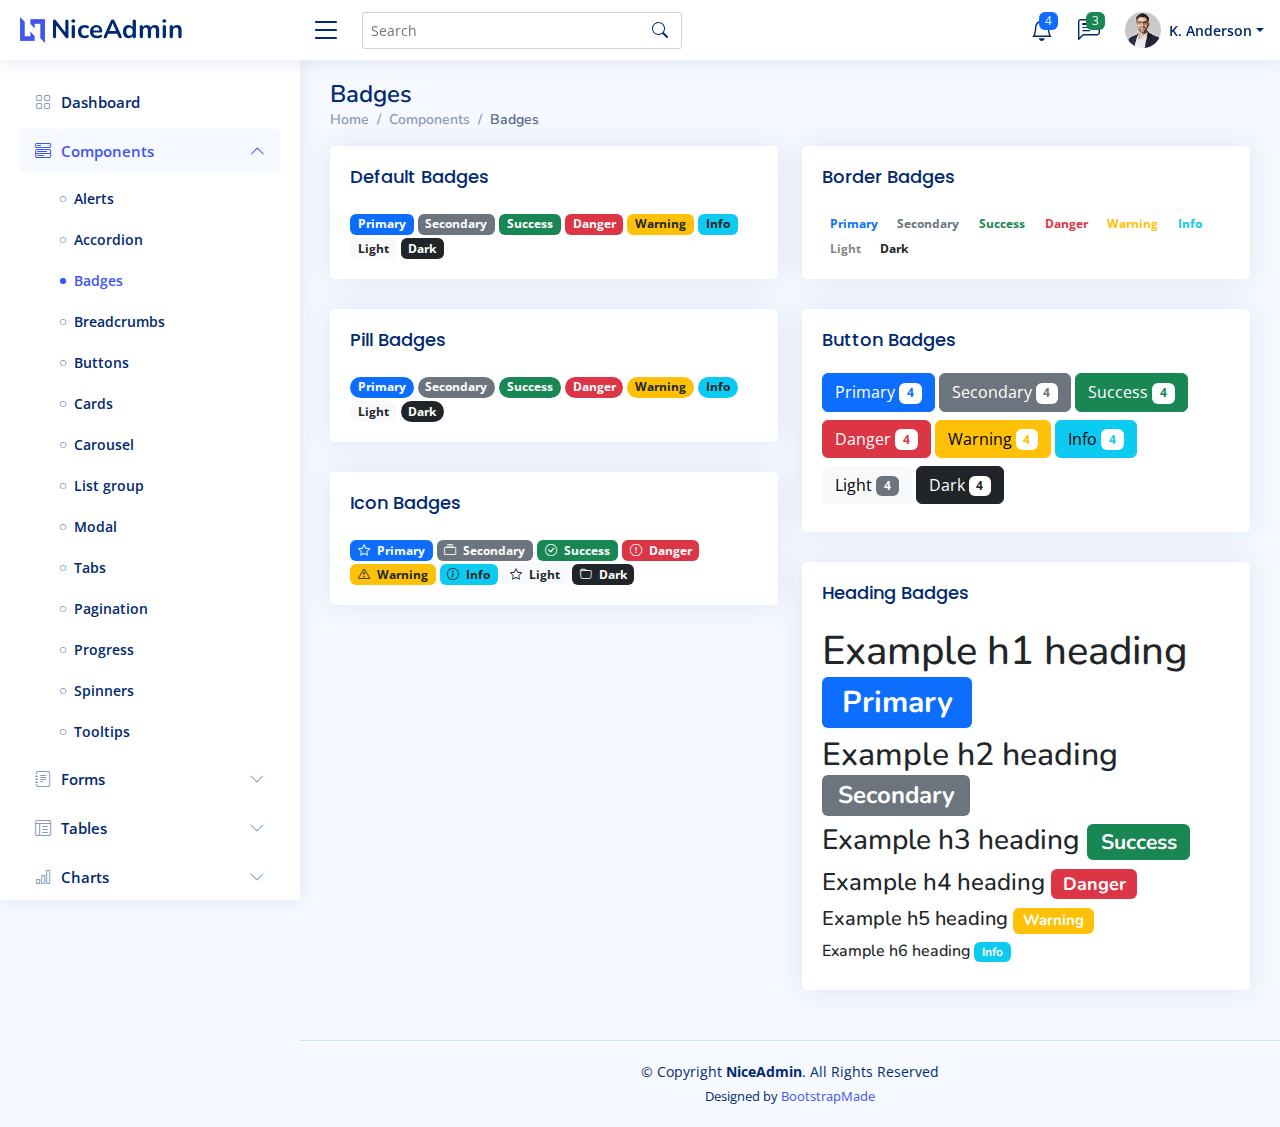
<file: NiceAdmin/components-badges.html>
<!DOCTYPE html>
<html lang="en">

<head>
  <meta charset="utf-8">
  <meta content="width=device-width, initial-scale=1.0" name="viewport">

  <title>Components / Badges - NiceAdmin Bootstrap Template</title>
  <meta content="" name="description">
  <meta content="" name="keywords">

  <!-- Favicons -->
  <link href="assets/img/favicon.png" rel="icon">
  <link href="assets/img/apple-touch-icon.png" rel="apple-touch-icon">

  <!-- Google Fonts -->
  <link href="https://fonts.gstatic.com" rel="preconnect">
  <link href="https://fonts.googleapis.com/css?family=Open+Sans:300,300i,400,400i,600,600i,700,700i|Nunito:300,300i,400,400i,600,600i,700,700i|Poppins:300,300i,400,400i,500,500i,600,600i,700,700i" rel="stylesheet">

  <!-- Vendor CSS Files -->
  <link href="assets/vendor/bootstrap/css/bootstrap.min.css" rel="stylesheet">
  <link href="assets/vendor/bootstrap-icons/bootstrap-icons.css" rel="stylesheet">
  <link href="assets/vendor/boxicons/css/boxicons.min.css" rel="stylesheet">
  <link href="assets/vendor/quill/quill.snow.css" rel="stylesheet">
  <link href="assets/vendor/quill/quill.bubble.css" rel="stylesheet">
  <link href="assets/vendor/remixicon/remixicon.css" rel="stylesheet">
  <link href="assets/vendor/simple-datatables/style.css" rel="stylesheet">

  <!-- Template Main CSS File -->
  <link href="assets/css/style.css" rel="stylesheet">

  <!-- =======================================================
  * Template Name: NiceAdmin
  * Updated: Jan 29 2024 with Bootstrap v5.3.2
  * Template URL: https://bootstrapmade.com/nice-admin-bootstrap-admin-html-template/
  * Author: BootstrapMade.com
  * License: https://bootstrapmade.com/license/
  ======================================================== -->
</head>

<body>

  <!-- ======= Header ======= -->
  <header id="header" class="header fixed-top d-flex align-items-center">

    <div class="d-flex align-items-center justify-content-between">
      <a href="index.html" class="logo d-flex align-items-center">
        <img src="assets/img/logo.png" alt="">
        <span class="d-none d-lg-block">NiceAdmin</span>
      </a>
      <i class="bi bi-list toggle-sidebar-btn"></i>
    </div><!-- End Logo -->

    <div class="search-bar">
      <form class="search-form d-flex align-items-center" method="POST" action="#">
        <input type="text" name="query" placeholder="Search" title="Enter search keyword">
        <button type="submit" title="Search"><i class="bi bi-search"></i></button>
      </form>
    </div><!-- End Search Bar -->

    <nav class="header-nav ms-auto">
      <ul class="d-flex align-items-center">

        <li class="nav-item d-block d-lg-none">
          <a class="nav-link nav-icon search-bar-toggle " href="#">
            <i class="bi bi-search"></i>
          </a>
        </li><!-- End Search Icon-->

        <li class="nav-item dropdown">

          <a class="nav-link nav-icon" href="#" data-bs-toggle="dropdown">
            <i class="bi bi-bell"></i>
            <span class="badge bg-primary badge-number">4</span>
          </a><!-- End Notification Icon -->

          <ul class="dropdown-menu dropdown-menu-end dropdown-menu-arrow notifications">
            <li class="dropdown-header">
              You have 4 new notifications
              <a href="#"><span class="badge rounded-pill bg-primary p-2 ms-2">View all</span></a>
            </li>
            <li>
              <hr class="dropdown-divider">
            </li>

            <li class="notification-item">
              <i class="bi bi-exclamation-circle text-warning"></i>
              <div>
                <h4>Lorem Ipsum</h4>
                <p>Quae dolorem earum veritatis oditseno</p>
                <p>30 min. ago</p>
              </div>
            </li>

            <li>
              <hr class="dropdown-divider">
            </li>

            <li class="notification-item">
              <i class="bi bi-x-circle text-danger"></i>
              <div>
                <h4>Atque rerum nesciunt</h4>
                <p>Quae dolorem earum veritatis oditseno</p>
                <p>1 hr. ago</p>
              </div>
            </li>

            <li>
              <hr class="dropdown-divider">
            </li>

            <li class="notification-item">
              <i class="bi bi-check-circle text-success"></i>
              <div>
                <h4>Sit rerum fuga</h4>
                <p>Quae dolorem earum veritatis oditseno</p>
                <p>2 hrs. ago</p>
              </div>
            </li>

            <li>
              <hr class="dropdown-divider">
            </li>

            <li class="notification-item">
              <i class="bi bi-info-circle text-primary"></i>
              <div>
                <h4>Dicta reprehenderit</h4>
                <p>Quae dolorem earum veritatis oditseno</p>
                <p>4 hrs. ago</p>
              </div>
            </li>

            <li>
              <hr class="dropdown-divider">
            </li>
            <li class="dropdown-footer">
              <a href="#">Show all notifications</a>
            </li>

          </ul><!-- End Notification Dropdown Items -->

        </li><!-- End Notification Nav -->

        <li class="nav-item dropdown">

          <a class="nav-link nav-icon" href="#" data-bs-toggle="dropdown">
            <i class="bi bi-chat-left-text"></i>
            <span class="badge bg-success badge-number">3</span>
          </a><!-- End Messages Icon -->

          <ul class="dropdown-menu dropdown-menu-end dropdown-menu-arrow messages">
            <li class="dropdown-header">
              You have 3 new messages
              <a href="#"><span class="badge rounded-pill bg-primary p-2 ms-2">View all</span></a>
            </li>
            <li>
              <hr class="dropdown-divider">
            </li>

            <li class="message-item">
              <a href="#">
                <img src="assets/img/messages-1.jpg" alt="" class="rounded-circle">
                <div>
                  <h4>Maria Hudson</h4>
                  <p>Velit asperiores et ducimus soluta repudiandae labore officia est ut...</p>
                  <p>4 hrs. ago</p>
                </div>
              </a>
            </li>
            <li>
              <hr class="dropdown-divider">
            </li>

            <li class="message-item">
              <a href="#">
                <img src="assets/img/messages-2.jpg" alt="" class="rounded-circle">
                <div>
                  <h4>Anna Nelson</h4>
                  <p>Velit asperiores et ducimus soluta repudiandae labore officia est ut...</p>
                  <p>6 hrs. ago</p>
                </div>
              </a>
            </li>
            <li>
              <hr class="dropdown-divider">
            </li>

            <li class="message-item">
              <a href="#">
                <img src="assets/img/messages-3.jpg" alt="" class="rounded-circle">
                <div>
                  <h4>David Muldon</h4>
                  <p>Velit asperiores et ducimus soluta repudiandae labore officia est ut...</p>
                  <p>8 hrs. ago</p>
                </div>
              </a>
            </li>
            <li>
              <hr class="dropdown-divider">
            </li>

            <li class="dropdown-footer">
              <a href="#">Show all messages</a>
            </li>

          </ul><!-- End Messages Dropdown Items -->

        </li><!-- End Messages Nav -->

        <li class="nav-item dropdown pe-3">

          <a class="nav-link nav-profile d-flex align-items-center pe-0" href="#" data-bs-toggle="dropdown">
            <img src="assets/img/profile-img.jpg" alt="Profile" class="rounded-circle">
            <span class="d-none d-md-block dropdown-toggle ps-2">K. Anderson</span>
          </a><!-- End Profile Iamge Icon -->

          <ul class="dropdown-menu dropdown-menu-end dropdown-menu-arrow profile">
            <li class="dropdown-header">
              <h6>Kevin Anderson</h6>
              <span>Web Designer</span>
            </li>
            <li>
              <hr class="dropdown-divider">
            </li>

            <li>
              <a class="dropdown-item d-flex align-items-center" href="users-profile.html">
                <i class="bi bi-person"></i>
                <span>My Profile</span>
              </a>
            </li>
            <li>
              <hr class="dropdown-divider">
            </li>

            <li>
              <a class="dropdown-item d-flex align-items-center" href="users-profile.html">
                <i class="bi bi-gear"></i>
                <span>Account Settings</span>
              </a>
            </li>
            <li>
              <hr class="dropdown-divider">
            </li>

            <li>
              <a class="dropdown-item d-flex align-items-center" href="pages-faq.html">
                <i class="bi bi-question-circle"></i>
                <span>Need Help?</span>
              </a>
            </li>
            <li>
              <hr class="dropdown-divider">
            </li>

            <li>
              <a class="dropdown-item d-flex align-items-center" href="#">
                <i class="bi bi-box-arrow-right"></i>
                <span>Sign Out</span>
              </a>
            </li>

          </ul><!-- End Profile Dropdown Items -->
        </li><!-- End Profile Nav -->

      </ul>
    </nav><!-- End Icons Navigation -->

  </header><!-- End Header -->

  <!-- ======= Sidebar ======= -->
  <aside id="sidebar" class="sidebar">

    <ul class="sidebar-nav" id="sidebar-nav">

      <li class="nav-item">
        <a class="nav-link collapsed" href="index.html">
          <i class="bi bi-grid"></i>
          <span>Dashboard</span>
        </a>
      </li><!-- End Dashboard Nav -->

      <li class="nav-item">
        <a class="nav-link " data-bs-target="#components-nav" data-bs-toggle="collapse" href="#">
          <i class="bi bi-menu-button-wide"></i><span>Components</span><i class="bi bi-chevron-down ms-auto"></i>
        </a>
        <ul id="components-nav" class="nav-content collapse show" data-bs-parent="#sidebar-nav">
          <li>
            <a href="components-alerts.html">
              <i class="bi bi-circle"></i><span>Alerts</span>
            </a>
          </li>
          <li>
            <a href="components-accordion.html">
              <i class="bi bi-circle"></i><span>Accordion</span>
            </a>
          </li>
          <li>
            <a href="components-badges.html" class="active">
              <i class="bi bi-circle"></i><span>Badges</span>
            </a>
          </li>
          <li>
            <a href="components-breadcrumbs.html">
              <i class="bi bi-circle"></i><span>Breadcrumbs</span>
            </a>
          </li>
          <li>
            <a href="components-buttons.html">
              <i class="bi bi-circle"></i><span>Buttons</span>
            </a>
          </li>
          <li>
            <a href="components-cards.html">
              <i class="bi bi-circle"></i><span>Cards</span>
            </a>
          </li>
          <li>
            <a href="components-carousel.html">
              <i class="bi bi-circle"></i><span>Carousel</span>
            </a>
          </li>
          <li>
            <a href="components-list-group.html">
              <i class="bi bi-circle"></i><span>List group</span>
            </a>
          </li>
          <li>
            <a href="components-modal.html">
              <i class="bi bi-circle"></i><span>Modal</span>
            </a>
          </li>
          <li>
            <a href="components-tabs.html">
              <i class="bi bi-circle"></i><span>Tabs</span>
            </a>
          </li>
          <li>
            <a href="components-pagination.html">
              <i class="bi bi-circle"></i><span>Pagination</span>
            </a>
          </li>
          <li>
            <a href="components-progress.html">
              <i class="bi bi-circle"></i><span>Progress</span>
            </a>
          </li>
          <li>
            <a href="components-spinners.html">
              <i class="bi bi-circle"></i><span>Spinners</span>
            </a>
          </li>
          <li>
            <a href="components-tooltips.html">
              <i class="bi bi-circle"></i><span>Tooltips</span>
            </a>
          </li>
        </ul>
      </li><!-- End Components Nav -->

      <li class="nav-item">
        <a class="nav-link collapsed" data-bs-target="#forms-nav" data-bs-toggle="collapse" href="#">
          <i class="bi bi-journal-text"></i><span>Forms</span><i class="bi bi-chevron-down ms-auto"></i>
        </a>
        <ul id="forms-nav" class="nav-content collapse " data-bs-parent="#sidebar-nav">
          <li>
            <a href="forms-elements.html">
              <i class="bi bi-circle"></i><span>Form Elements</span>
            </a>
          </li>
          <li>
            <a href="forms-layouts.html">
              <i class="bi bi-circle"></i><span>Form Layouts</span>
            </a>
          </li>
          <li>
            <a href="forms-editors.html">
              <i class="bi bi-circle"></i><span>Form Editors</span>
            </a>
          </li>
          <li>
            <a href="forms-validation.html">
              <i class="bi bi-circle"></i><span>Form Validation</span>
            </a>
          </li>
        </ul>
      </li><!-- End Forms Nav -->

      <li class="nav-item">
        <a class="nav-link collapsed" data-bs-target="#tables-nav" data-bs-toggle="collapse" href="#">
          <i class="bi bi-layout-text-window-reverse"></i><span>Tables</span><i class="bi bi-chevron-down ms-auto"></i>
        </a>
        <ul id="tables-nav" class="nav-content collapse " data-bs-parent="#sidebar-nav">
          <li>
            <a href="tables-general.html">
              <i class="bi bi-circle"></i><span>General Tables</span>
            </a>
          </li>
          <li>
            <a href="tables-data.html">
              <i class="bi bi-circle"></i><span>Data Tables</span>
            </a>
          </li>
        </ul>
      </li><!-- End Tables Nav -->

      <li class="nav-item">
        <a class="nav-link collapsed" data-bs-target="#charts-nav" data-bs-toggle="collapse" href="#">
          <i class="bi bi-bar-chart"></i><span>Charts</span><i class="bi bi-chevron-down ms-auto"></i>
        </a>
        <ul id="charts-nav" class="nav-content collapse " data-bs-parent="#sidebar-nav">
          <li>
            <a href="charts-chartjs.html">
              <i class="bi bi-circle"></i><span>Chart.js</span>
            </a>
          </li>
          <li>
            <a href="charts-apexcharts.html">
              <i class="bi bi-circle"></i><span>ApexCharts</span>
            </a>
          </li>
          <li>
            <a href="charts-echarts.html">
              <i class="bi bi-circle"></i><span>ECharts</span>
            </a>
          </li>
        </ul>
      </li><!-- End Charts Nav -->

      <li class="nav-item">
        <a class="nav-link collapsed" data-bs-target="#icons-nav" data-bs-toggle="collapse" href="#">
          <i class="bi bi-gem"></i><span>Icons</span><i class="bi bi-chevron-down ms-auto"></i>
        </a>
        <ul id="icons-nav" class="nav-content collapse " data-bs-parent="#sidebar-nav">
          <li>
            <a href="icons-bootstrap.html">
              <i class="bi bi-circle"></i><span>Bootstrap Icons</span>
            </a>
          </li>
          <li>
            <a href="icons-remix.html">
              <i class="bi bi-circle"></i><span>Remix Icons</span>
            </a>
          </li>
          <li>
            <a href="icons-boxicons.html">
              <i class="bi bi-circle"></i><span>Boxicons</span>
            </a>
          </li>
        </ul>
      </li><!-- End Icons Nav -->

      <li class="nav-heading">Pages</li>

      <li class="nav-item">
        <a class="nav-link collapsed" href="users-profile.html">
          <i class="bi bi-person"></i>
          <span>Profile</span>
        </a>
      </li><!-- End Profile Page Nav -->

      <li class="nav-item">
        <a class="nav-link collapsed" href="pages-faq.html">
          <i class="bi bi-question-circle"></i>
          <span>F.A.Q</span>
        </a>
      </li><!-- End F.A.Q Page Nav -->

      <li class="nav-item">
        <a class="nav-link collapsed" href="pages-contact.html">
          <i class="bi bi-envelope"></i>
          <span>Contact</span>
        </a>
      </li><!-- End Contact Page Nav -->

      <li class="nav-item">
        <a class="nav-link collapsed" href="pages-register.html">
          <i class="bi bi-card-list"></i>
          <span>Register</span>
        </a>
      </li><!-- End Register Page Nav -->

      <li class="nav-item">
        <a class="nav-link collapsed" href="pages-login.html">
          <i class="bi bi-box-arrow-in-right"></i>
          <span>Login</span>
        </a>
      </li><!-- End Login Page Nav -->

      <li class="nav-item">
        <a class="nav-link collapsed" href="pages-error-404.html">
          <i class="bi bi-dash-circle"></i>
          <span>Error 404</span>
        </a>
      </li><!-- End Error 404 Page Nav -->

      <li class="nav-item">
        <a class="nav-link collapsed" href="pages-blank.html">
          <i class="bi bi-file-earmark"></i>
          <span>Blank</span>
        </a>
      </li><!-- End Blank Page Nav -->

    </ul>

  </aside><!-- End Sidebar-->

  <main id="main" class="main">

    <div class="pagetitle">
      <h1>Badges</h1>
      <nav>
        <ol class="breadcrumb">
          <li class="breadcrumb-item"><a href="index.html">Home</a></li>
          <li class="breadcrumb-item">Components</li>
          <li class="breadcrumb-item active">Badges</li>
        </ol>
      </nav>
    </div><!-- End Page Title -->

    <section class="section">
      <div class="row">

        <div class="col-lg-6">

          <div class="card">
            <div class="card-body">
              <h5 class="card-title">Default Badges</h5>

              <span class="badge bg-primary">Primary</span>
              <span class="badge bg-secondary">Secondary</span>
              <span class="badge bg-success">Success</span>
              <span class="badge bg-danger">Danger</span>
              <span class="badge bg-warning text-dark">Warning</span>
              <span class="badge bg-info text-dark">Info</span>
              <span class="badge bg-light text-dark">Light</span>
              <span class="badge bg-dark">Dark</span>
            </div>
          </div><!-- End Default Badges -->

          <div class="card">
            <div class="card-body">
              <h5 class="card-title">Pill Badges</h5>
              <span class="badge rounded-pill bg-primary">Primary</span>
              <span class="badge rounded-pill bg-secondary">Secondary</span>
              <span class="badge rounded-pill bg-success">Success</span>
              <span class="badge rounded-pill bg-danger">Danger</span>
              <span class="badge rounded-pill bg-warning text-dark">Warning</span>
              <span class="badge rounded-pill bg-info text-dark">Info</span>
              <span class="badge rounded-pill bg-light text-dark">Light</span>
              <span class="badge rounded-pill bg-dark">Dark</span>
            </div>
          </div><!-- End Pill Badges -->

          <div class="card">
            <div class="card-body">
              <h5 class="card-title">Icon Badges</h5>
              <span class="badge bg-primary"><i class="bi bi-star me-1"></i> Primary</span>
              <span class="badge bg-secondary"><i class="bi bi-collection me-1"></i> Secondary</span>
              <span class="badge bg-success"><i class="bi bi-check-circle me-1"></i> Success</span>
              <span class="badge bg-danger"><i class="bi bi-exclamation-octagon me-1"></i> Danger</span>
              <span class="badge bg-warning text-dark"><i class="bi bi-exclamation-triangle me-1"></i> Warning</span>
              <span class="badge bg-info text-dark"><i class="bi bi-info-circle me-1"></i> Info</span>
              <span class="badge bg-light text-dark"><i class="bi bi-star me-1"></i> Light</span>
              <span class="badge bg-dark"><i class="bi bi-folder me-1"></i> Dark</span>
            </div>
          </div><!-- End Icon Badges -->

        </div>

        <div class="col-lg-6">

          <div class="card">
            <div class="card-body">
              <h5 class="card-title">Border Badges</h5>
              <span class="badge border-primary border-1 text-primary">Primary</span>
              <span class="badge border-secondary border-1 text-secondary">Secondary</span>
              <span class="badge border-success border-1 text-success">Success</span>
              <span class="badge border-danger border-1 text-danger">Danger</span>
              <span class="badge border-warning border-1 text-warning">Warning</span>
              <span class="badge border-info border-1 text-info">Info</span>
              <span class="badge border-light border-1 text-black-50">Light</span>
              <span class="badge border-dark border-1 text-dark">Dark</span>
            </div>
          </div><!-- End Border Badges -->

          <div class="card">
            <div class="card-body">
              <h5 class="card-title">Button Badges</h5>

              <button type="button" class="btn btn-primary mb-2">
                Primary <span class="badge bg-white text-primary">4</span>
              </button>
              <button type="button" class="btn btn-secondary mb-2">
                Secondary <span class="badge bg-white text-secondary">4</span>
              </button>
              <button type="button" class="btn btn-success mb-2">
                Success <span class="badge bg-white text-success">4</span>
              </button>
              <button type="button" class="btn btn-danger mb-2">
                Danger <span class="badge bg-white text-danger">4</span>
              </button>
              <button type="button" class="btn btn-warning mb-2">
                Warning <span class="badge bg-white text-warning">4</span>
              </button>
              <button type="button" class="btn btn-info mb-2">
                Info <span class="badge bg-white text-info">4</span>
              </button>
              <button type="button" class="btn btn-light mb-2">
                Light <span class="badge bg-secondary text-light">4</span>
              </button>
              <button type="button" class="btn btn-dark mb-2">
                Dark <span class="badge bg-white text-dark">4</span>
              </button>
            </div>
          </div><!-- End Button Badges -->

          <div class="card">
            <div class="card-body">
              <h5 class="card-title">Heading Badges</h5>

              <h1>Example h1 heading <span class="badge bg-primary">Primary</span></h1>
              <h2>Example h2 heading <span class="badge bg-secondary">Secondary</span></h2>
              <h3>Example h3 heading <span class="badge bg-success">Success</span></h3>
              <h4>Example h4 heading <span class="badge bg-danger">Danger</span></h4>
              <h5>Example h5 heading <span class="badge bg-warning">Warning</span></h5>
              <h6>Example h6 heading <span class="badge bg-info">Info</span></h6>
            </div>
          </div><!-- End Heading Badges -->

        </div>

      </div>
    </section>

  </main><!-- End #main -->

  <!-- ======= Footer ======= -->
  <footer id="footer" class="footer">
    <div class="copyright">
      &copy; Copyright <strong><span>NiceAdmin</span></strong>. All Rights Reserved
    </div>
    <div class="credits">
      <!-- All the links in the footer should remain intact. -->
      <!-- You can delete the links only if you purchased the pro version. -->
      <!-- Licensing information: https://bootstrapmade.com/license/ -->
      <!-- Purchase the pro version with working PHP/AJAX contact form: https://bootstrapmade.com/nice-admin-bootstrap-admin-html-template/ -->
      Designed by <a href="https://bootstrapmade.com/">BootstrapMade</a>
    </div>
  </footer><!-- End Footer -->

  <a href="#" class="back-to-top d-flex align-items-center justify-content-center"><i class="bi bi-arrow-up-short"></i></a>

  <!-- Vendor JS Files -->
  <script src="assets/vendor/apexcharts/apexcharts.min.js"></script>
  <script src="assets/vendor/bootstrap/js/bootstrap.bundle.min.js"></script>
  <script src="assets/vendor/chart.js/chart.umd.js"></script>
  <script src="assets/vendor/echarts/echarts.min.js"></script>
  <script src="assets/vendor/quill/quill.min.js"></script>
  <script src="assets/vendor/simple-datatables/simple-datatables.js"></script>
  <script src="assets/vendor/tinymce/tinymce.min.js"></script>
  <script src="assets/vendor/php-email-form/validate.js"></script>

  <!-- Template Main JS File -->
  <script src="assets/js/main.js"></script>

</body>

</html>
</file>
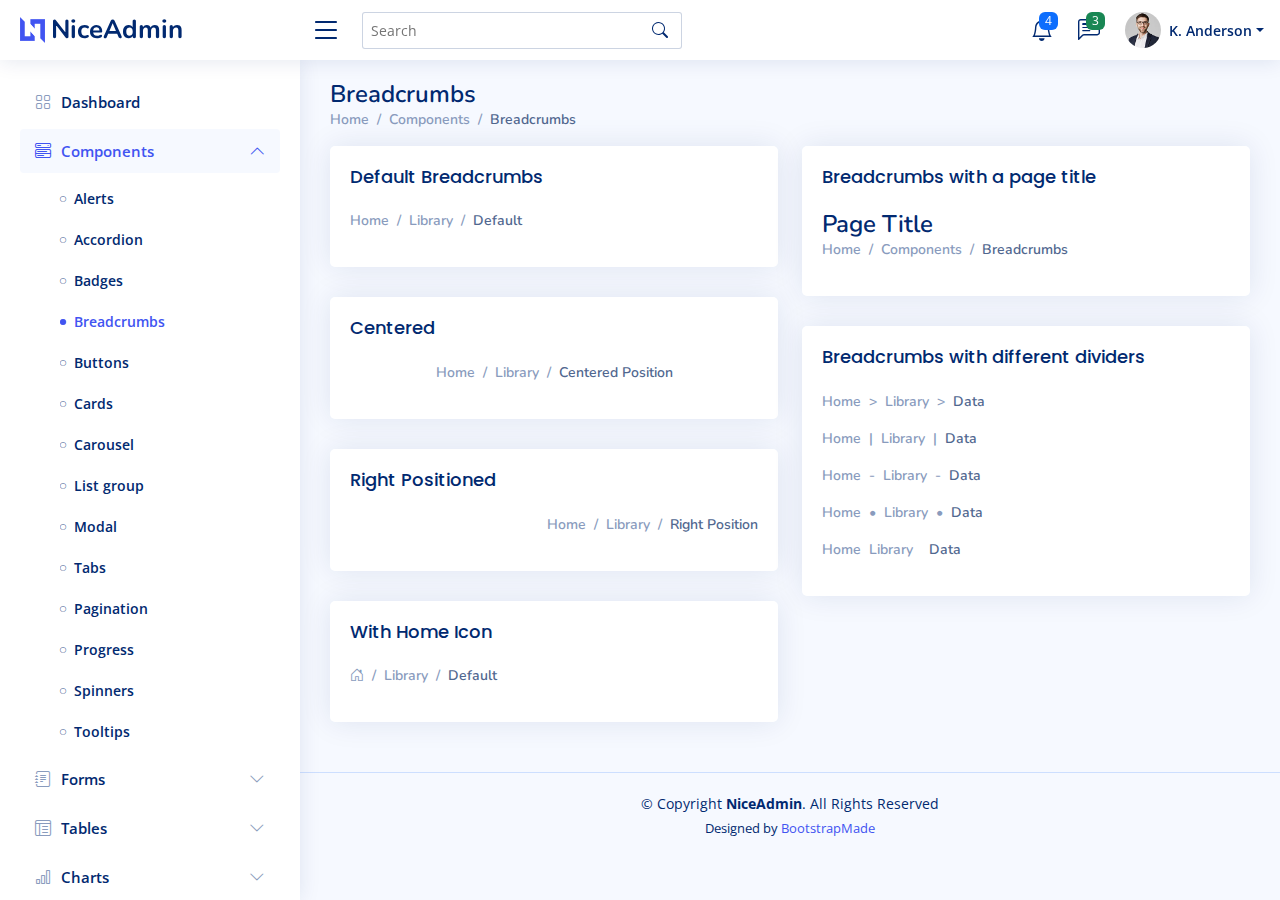
<file: NiceAdmin/components-breadcrumbs.html>
<!DOCTYPE html>
<html lang="en">

<head>
  <meta charset="utf-8">
  <meta content="width=device-width, initial-scale=1.0" name="viewport">

  <title>Components / Breadcrumbs - NiceAdmin Bootstrap Template</title>
  <meta content="" name="description">
  <meta content="" name="keywords">

  <!-- Favicons -->
  <link href="assets/img/favicon.png" rel="icon">
  <link href="assets/img/apple-touch-icon.png" rel="apple-touch-icon">

  <!-- Google Fonts -->
  <link href="https://fonts.gstatic.com" rel="preconnect">
  <link href="https://fonts.googleapis.com/css?family=Open+Sans:300,300i,400,400i,600,600i,700,700i|Nunito:300,300i,400,400i,600,600i,700,700i|Poppins:300,300i,400,400i,500,500i,600,600i,700,700i" rel="stylesheet">

  <!-- Vendor CSS Files -->
  <link href="assets/vendor/bootstrap/css/bootstrap.min.css" rel="stylesheet">
  <link href="assets/vendor/bootstrap-icons/bootstrap-icons.css" rel="stylesheet">
  <link href="assets/vendor/boxicons/css/boxicons.min.css" rel="stylesheet">
  <link href="assets/vendor/quill/quill.snow.css" rel="stylesheet">
  <link href="assets/vendor/quill/quill.bubble.css" rel="stylesheet">
  <link href="assets/vendor/remixicon/remixicon.css" rel="stylesheet">
  <link href="assets/vendor/simple-datatables/style.css" rel="stylesheet">

  <!-- Template Main CSS File -->
  <link href="assets/css/style.css" rel="stylesheet">

  <!-- =======================================================
  * Template Name: NiceAdmin
  * Updated: Jan 29 2024 with Bootstrap v5.3.2
  * Template URL: https://bootstrapmade.com/nice-admin-bootstrap-admin-html-template/
  * Author: BootstrapMade.com
  * License: https://bootstrapmade.com/license/
  ======================================================== -->
</head>

<body>

  <!-- ======= Header ======= -->
  <header id="header" class="header fixed-top d-flex align-items-center">

    <div class="d-flex align-items-center justify-content-between">
      <a href="index.html" class="logo d-flex align-items-center">
        <img src="assets/img/logo.png" alt="">
        <span class="d-none d-lg-block">NiceAdmin</span>
      </a>
      <i class="bi bi-list toggle-sidebar-btn"></i>
    </div><!-- End Logo -->

    <div class="search-bar">
      <form class="search-form d-flex align-items-center" method="POST" action="#">
        <input type="text" name="query" placeholder="Search" title="Enter search keyword">
        <button type="submit" title="Search"><i class="bi bi-search"></i></button>
      </form>
    </div><!-- End Search Bar -->

    <nav class="header-nav ms-auto">
      <ul class="d-flex align-items-center">

        <li class="nav-item d-block d-lg-none">
          <a class="nav-link nav-icon search-bar-toggle " href="#">
            <i class="bi bi-search"></i>
          </a>
        </li><!-- End Search Icon-->

        <li class="nav-item dropdown">

          <a class="nav-link nav-icon" href="#" data-bs-toggle="dropdown">
            <i class="bi bi-bell"></i>
            <span class="badge bg-primary badge-number">4</span>
          </a><!-- End Notification Icon -->

          <ul class="dropdown-menu dropdown-menu-end dropdown-menu-arrow notifications">
            <li class="dropdown-header">
              You have 4 new notifications
              <a href="#"><span class="badge rounded-pill bg-primary p-2 ms-2">View all</span></a>
            </li>
            <li>
              <hr class="dropdown-divider">
            </li>

            <li class="notification-item">
              <i class="bi bi-exclamation-circle text-warning"></i>
              <div>
                <h4>Lorem Ipsum</h4>
                <p>Quae dolorem earum veritatis oditseno</p>
                <p>30 min. ago</p>
              </div>
            </li>

            <li>
              <hr class="dropdown-divider">
            </li>

            <li class="notification-item">
              <i class="bi bi-x-circle text-danger"></i>
              <div>
                <h4>Atque rerum nesciunt</h4>
                <p>Quae dolorem earum veritatis oditseno</p>
                <p>1 hr. ago</p>
              </div>
            </li>

            <li>
              <hr class="dropdown-divider">
            </li>

            <li class="notification-item">
              <i class="bi bi-check-circle text-success"></i>
              <div>
                <h4>Sit rerum fuga</h4>
                <p>Quae dolorem earum veritatis oditseno</p>
                <p>2 hrs. ago</p>
              </div>
            </li>

            <li>
              <hr class="dropdown-divider">
            </li>

            <li class="notification-item">
              <i class="bi bi-info-circle text-primary"></i>
              <div>
                <h4>Dicta reprehenderit</h4>
                <p>Quae dolorem earum veritatis oditseno</p>
                <p>4 hrs. ago</p>
              </div>
            </li>

            <li>
              <hr class="dropdown-divider">
            </li>
            <li class="dropdown-footer">
              <a href="#">Show all notifications</a>
            </li>

          </ul><!-- End Notification Dropdown Items -->

        </li><!-- End Notification Nav -->

        <li class="nav-item dropdown">

          <a class="nav-link nav-icon" href="#" data-bs-toggle="dropdown">
            <i class="bi bi-chat-left-text"></i>
            <span class="badge bg-success badge-number">3</span>
          </a><!-- End Messages Icon -->

          <ul class="dropdown-menu dropdown-menu-end dropdown-menu-arrow messages">
            <li class="dropdown-header">
              You have 3 new messages
              <a href="#"><span class="badge rounded-pill bg-primary p-2 ms-2">View all</span></a>
            </li>
            <li>
              <hr class="dropdown-divider">
            </li>

            <li class="message-item">
              <a href="#">
                <img src="assets/img/messages-1.jpg" alt="" class="rounded-circle">
                <div>
                  <h4>Maria Hudson</h4>
                  <p>Velit asperiores et ducimus soluta repudiandae labore officia est ut...</p>
                  <p>4 hrs. ago</p>
                </div>
              </a>
            </li>
            <li>
              <hr class="dropdown-divider">
            </li>

            <li class="message-item">
              <a href="#">
                <img src="assets/img/messages-2.jpg" alt="" class="rounded-circle">
                <div>
                  <h4>Anna Nelson</h4>
                  <p>Velit asperiores et ducimus soluta repudiandae labore officia est ut...</p>
                  <p>6 hrs. ago</p>
                </div>
              </a>
            </li>
            <li>
              <hr class="dropdown-divider">
            </li>

            <li class="message-item">
              <a href="#">
                <img src="assets/img/messages-3.jpg" alt="" class="rounded-circle">
                <div>
                  <h4>David Muldon</h4>
                  <p>Velit asperiores et ducimus soluta repudiandae labore officia est ut...</p>
                  <p>8 hrs. ago</p>
                </div>
              </a>
            </li>
            <li>
              <hr class="dropdown-divider">
            </li>

            <li class="dropdown-footer">
              <a href="#">Show all messages</a>
            </li>

          </ul><!-- End Messages Dropdown Items -->

        </li><!-- End Messages Nav -->

        <li class="nav-item dropdown pe-3">

          <a class="nav-link nav-profile d-flex align-items-center pe-0" href="#" data-bs-toggle="dropdown">
            <img src="assets/img/profile-img.jpg" alt="Profile" class="rounded-circle">
            <span class="d-none d-md-block dropdown-toggle ps-2">K. Anderson</span>
          </a><!-- End Profile Iamge Icon -->

          <ul class="dropdown-menu dropdown-menu-end dropdown-menu-arrow profile">
            <li class="dropdown-header">
              <h6>Kevin Anderson</h6>
              <span>Web Designer</span>
            </li>
            <li>
              <hr class="dropdown-divider">
            </li>

            <li>
              <a class="dropdown-item d-flex align-items-center" href="users-profile.html">
                <i class="bi bi-person"></i>
                <span>My Profile</span>
              </a>
            </li>
            <li>
              <hr class="dropdown-divider">
            </li>

            <li>
              <a class="dropdown-item d-flex align-items-center" href="users-profile.html">
                <i class="bi bi-gear"></i>
                <span>Account Settings</span>
              </a>
            </li>
            <li>
              <hr class="dropdown-divider">
            </li>

            <li>
              <a class="dropdown-item d-flex align-items-center" href="pages-faq.html">
                <i class="bi bi-question-circle"></i>
                <span>Need Help?</span>
              </a>
            </li>
            <li>
              <hr class="dropdown-divider">
            </li>

            <li>
              <a class="dropdown-item d-flex align-items-center" href="#">
                <i class="bi bi-box-arrow-right"></i>
                <span>Sign Out</span>
              </a>
            </li>

          </ul><!-- End Profile Dropdown Items -->
        </li><!-- End Profile Nav -->

      </ul>
    </nav><!-- End Icons Navigation -->

  </header><!-- End Header -->

  <!-- ======= Sidebar ======= -->
  <aside id="sidebar" class="sidebar">

    <ul class="sidebar-nav" id="sidebar-nav">

      <li class="nav-item">
        <a class="nav-link collapsed" href="index.html">
          <i class="bi bi-grid"></i>
          <span>Dashboard</span>
        </a>
      </li><!-- End Dashboard Nav -->

      <li class="nav-item">
        <a class="nav-link " data-bs-target="#components-nav" data-bs-toggle="collapse" href="#">
          <i class="bi bi-menu-button-wide"></i><span>Components</span><i class="bi bi-chevron-down ms-auto"></i>
        </a>
        <ul id="components-nav" class="nav-content collapse show" data-bs-parent="#sidebar-nav">
          <li>
            <a href="components-alerts.html">
              <i class="bi bi-circle"></i><span>Alerts</span>
            </a>
          </li>
          <li>
            <a href="components-accordion.html">
              <i class="bi bi-circle"></i><span>Accordion</span>
            </a>
          </li>
          <li>
            <a href="components-badges.html">
              <i class="bi bi-circle"></i><span>Badges</span>
            </a>
          </li>
          <li>
            <a href="components-breadcrumbs.html" class="active">
              <i class="bi bi-circle"></i><span>Breadcrumbs</span>
            </a>
          </li>
          <li>
            <a href="components-buttons.html">
              <i class="bi bi-circle"></i><span>Buttons</span>
            </a>
          </li>
          <li>
            <a href="components-cards.html">
              <i class="bi bi-circle"></i><span>Cards</span>
            </a>
          </li>
          <li>
            <a href="components-carousel.html">
              <i class="bi bi-circle"></i><span>Carousel</span>
            </a>
          </li>
          <li>
            <a href="components-list-group.html">
              <i class="bi bi-circle"></i><span>List group</span>
            </a>
          </li>
          <li>
            <a href="components-modal.html">
              <i class="bi bi-circle"></i><span>Modal</span>
            </a>
          </li>
          <li>
            <a href="components-tabs.html">
              <i class="bi bi-circle"></i><span>Tabs</span>
            </a>
          </li>
          <li>
            <a href="components-pagination.html">
              <i class="bi bi-circle"></i><span>Pagination</span>
            </a>
          </li>
          <li>
            <a href="components-progress.html">
              <i class="bi bi-circle"></i><span>Progress</span>
            </a>
          </li>
          <li>
            <a href="components-spinners.html">
              <i class="bi bi-circle"></i><span>Spinners</span>
            </a>
          </li>
          <li>
            <a href="components-tooltips.html">
              <i class="bi bi-circle"></i><span>Tooltips</span>
            </a>
          </li>
        </ul>
      </li><!-- End Components Nav -->

      <li class="nav-item">
        <a class="nav-link collapsed" data-bs-target="#forms-nav" data-bs-toggle="collapse" href="#">
          <i class="bi bi-journal-text"></i><span>Forms</span><i class="bi bi-chevron-down ms-auto"></i>
        </a>
        <ul id="forms-nav" class="nav-content collapse " data-bs-parent="#sidebar-nav">
          <li>
            <a href="forms-elements.html">
              <i class="bi bi-circle"></i><span>Form Elements</span>
            </a>
          </li>
          <li>
            <a href="forms-layouts.html">
              <i class="bi bi-circle"></i><span>Form Layouts</span>
            </a>
          </li>
          <li>
            <a href="forms-editors.html">
              <i class="bi bi-circle"></i><span>Form Editors</span>
            </a>
          </li>
          <li>
            <a href="forms-validation.html">
              <i class="bi bi-circle"></i><span>Form Validation</span>
            </a>
          </li>
        </ul>
      </li><!-- End Forms Nav -->

      <li class="nav-item">
        <a class="nav-link collapsed" data-bs-target="#tables-nav" data-bs-toggle="collapse" href="#">
          <i class="bi bi-layout-text-window-reverse"></i><span>Tables</span><i class="bi bi-chevron-down ms-auto"></i>
        </a>
        <ul id="tables-nav" class="nav-content collapse " data-bs-parent="#sidebar-nav">
          <li>
            <a href="tables-general.html">
              <i class="bi bi-circle"></i><span>General Tables</span>
            </a>
          </li>
          <li>
            <a href="tables-data.html">
              <i class="bi bi-circle"></i><span>Data Tables</span>
            </a>
          </li>
        </ul>
      </li><!-- End Tables Nav -->

      <li class="nav-item">
        <a class="nav-link collapsed" data-bs-target="#charts-nav" data-bs-toggle="collapse" href="#">
          <i class="bi bi-bar-chart"></i><span>Charts</span><i class="bi bi-chevron-down ms-auto"></i>
        </a>
        <ul id="charts-nav" class="nav-content collapse " data-bs-parent="#sidebar-nav">
          <li>
            <a href="charts-chartjs.html">
              <i class="bi bi-circle"></i><span>Chart.js</span>
            </a>
          </li>
          <li>
            <a href="charts-apexcharts.html">
              <i class="bi bi-circle"></i><span>ApexCharts</span>
            </a>
          </li>
          <li>
            <a href="charts-echarts.html">
              <i class="bi bi-circle"></i><span>ECharts</span>
            </a>
          </li>
        </ul>
      </li><!-- End Charts Nav -->

      <li class="nav-item">
        <a class="nav-link collapsed" data-bs-target="#icons-nav" data-bs-toggle="collapse" href="#">
          <i class="bi bi-gem"></i><span>Icons</span><i class="bi bi-chevron-down ms-auto"></i>
        </a>
        <ul id="icons-nav" class="nav-content collapse " data-bs-parent="#sidebar-nav">
          <li>
            <a href="icons-bootstrap.html">
              <i class="bi bi-circle"></i><span>Bootstrap Icons</span>
            </a>
          </li>
          <li>
            <a href="icons-remix.html">
              <i class="bi bi-circle"></i><span>Remix Icons</span>
            </a>
          </li>
          <li>
            <a href="icons-boxicons.html">
              <i class="bi bi-circle"></i><span>Boxicons</span>
            </a>
          </li>
        </ul>
      </li><!-- End Icons Nav -->

      <li class="nav-heading">Pages</li>

      <li class="nav-item">
        <a class="nav-link collapsed" href="users-profile.html">
          <i class="bi bi-person"></i>
          <span>Profile</span>
        </a>
      </li><!-- End Profile Page Nav -->

      <li class="nav-item">
        <a class="nav-link collapsed" href="pages-faq.html">
          <i class="bi bi-question-circle"></i>
          <span>F.A.Q</span>
        </a>
      </li><!-- End F.A.Q Page Nav -->

      <li class="nav-item">
        <a class="nav-link collapsed" href="pages-contact.html">
          <i class="bi bi-envelope"></i>
          <span>Contact</span>
        </a>
      </li><!-- End Contact Page Nav -->

      <li class="nav-item">
        <a class="nav-link collapsed" href="pages-register.html">
          <i class="bi bi-card-list"></i>
          <span>Register</span>
        </a>
      </li><!-- End Register Page Nav -->

      <li class="nav-item">
        <a class="nav-link collapsed" href="pages-login.html">
          <i class="bi bi-box-arrow-in-right"></i>
          <span>Login</span>
        </a>
      </li><!-- End Login Page Nav -->

      <li class="nav-item">
        <a class="nav-link collapsed" href="pages-error-404.html">
          <i class="bi bi-dash-circle"></i>
          <span>Error 404</span>
        </a>
      </li><!-- End Error 404 Page Nav -->

      <li class="nav-item">
        <a class="nav-link collapsed" href="pages-blank.html">
          <i class="bi bi-file-earmark"></i>
          <span>Blank</span>
        </a>
      </li><!-- End Blank Page Nav -->

    </ul>

  </aside><!-- End Sidebar-->

  <main id="main" class="main">

    <div class="pagetitle">
      <h1>Breadcrumbs</h1>
      <nav>
        <ol class="breadcrumb">
          <li class="breadcrumb-item"><a href="index.html">Home</a></li>
          <li class="breadcrumb-item">Components</li>
          <li class="breadcrumb-item active">Breadcrumbs</li>
        </ol>
      </nav>
    </div><!-- End Page Title -->

    <section class="section">
      <div class="row">
        <div class="col-lg-6">

          <div class="card">
            <div class="card-body">
              <h5 class="card-title">Default Breadcrumbs</h5>

              <nav>
                <ol class="breadcrumb">
                  <li class="breadcrumb-item"><a href="index.html">Home</a></li>
                  <li class="breadcrumb-item"><a href="#">Library</a></li>
                  <li class="breadcrumb-item active">Default</li>
                </ol>
              </nav>
            </div>
          </div>

          <div class="card">
            <div class="card-body">
              <h5 class="card-title">Centered</h5>

              <nav class="d-flex justify-content-center">
                <ol class="breadcrumb">
                  <li class="breadcrumb-item"><a href="index.html">Home</a></li>
                  <li class="breadcrumb-item"><a href="#">Library</a></li>
                  <li class="breadcrumb-item active">Centered Position</li>
                </ol>
              </nav>
            </div>
          </div>

          <div class="card">
            <div class="card-body">
              <h5 class="card-title">Right Positioned</h5>

              <nav class="d-flex justify-content-end">
                <ol class="breadcrumb">
                  <li class="breadcrumb-item"><a href="index.html">Home</a></li>
                  <li class="breadcrumb-item"><a href="#">Library</a></li>
                  <li class="breadcrumb-item active">Right Position</li>
                </ol>
              </nav>
            </div>
          </div>

          <div class="card">
            <div class="card-body">
              <h5 class="card-title">With Home Icon</h5>

              <nav>
                <ol class="breadcrumb">
                  <li class="breadcrumb-item"><a href="index.html"><i class="bi bi-house-door"></i></a></li>
                  <li class="breadcrumb-item"><a href="#">Library</a></li>
                  <li class="breadcrumb-item active">Default</li>
                </ol>
              </nav>
            </div>
          </div>

        </div>

        <div class="col-lg-6">

          <div class="card">
            <div class="card-body">
              <h5 class="card-title">Breadcrumbs with a page title</h5>

              <div class="pagetitle">
                <h1>Page Title</h1>
                <nav>
                  <ol class="breadcrumb">
                    <li class="breadcrumb-item"><a href="index.html">Home</a></li>
                    <li class="breadcrumb-item">Components</li>
                    <li class="breadcrumb-item active">Breadcrumbs</li>
                  </ol>
                </nav>
              </div><!-- End Breadcrumbs with a page title -->

            </div>
          </div>

          <div class="card">
            <div class="card-body">
              <h5 class="card-title">Breadcrumbs with different dividers</h5>

              <nav style="--bs-breadcrumb-divider: '>';">
                <ol class="breadcrumb">
                  <li class="breadcrumb-item"><a href="index.html">Home</a></li>
                  <li class="breadcrumb-item"><a href="#">Library</a></li>
                  <li class="breadcrumb-item active">Data</li>
                </ol>
              </nav>

              <nav style="--bs-breadcrumb-divider: '|';">
                <ol class="breadcrumb">
                  <li class="breadcrumb-item"><a href="index.html">Home</a></li>
                  <li class="breadcrumb-item"><a href="#">Library</a></li>
                  <li class="breadcrumb-item active">Data</li>
                </ol>
              </nav>

              <nav style="--bs-breadcrumb-divider: '-';">
                <ol class="breadcrumb">
                  <li class="breadcrumb-item"><a href="index.html">Home</a></li>
                  <li class="breadcrumb-item"><a href="#">Library</a></li>
                  <li class="breadcrumb-item active">Data</li>
                </ol>
              </nav>

              <nav style="--bs-breadcrumb-divider: '•';">
                <ol class="breadcrumb">
                  <li class="breadcrumb-item"><a href="index.html">Home</a></li>
                  <li class="breadcrumb-item"><a href="#">Library</a></li>
                  <li class="breadcrumb-item active">Data</li>
                </ol>
              </nav>

              <nav style="--bs-breadcrumb-divider: '';">
                <ol class="breadcrumb">
                  <li class="breadcrumb-item"><a href="index.html">Home</a></li>
                  <li class="breadcrumb-item"><a href="#">Library</a></li>
                  <li class="breadcrumb-item active">Data</li>
                </ol>
              </nav>

            </div>
          </div>

        </div>
      </div>
    </section>

  </main><!-- End #main -->

  <!-- ======= Footer ======= -->
  <footer id="footer" class="footer">
    <div class="copyright">
      &copy; Copyright <strong><span>NiceAdmin</span></strong>. All Rights Reserved
    </div>
    <div class="credits">
      <!-- All the links in the footer should remain intact. -->
      <!-- You can delete the links only if you purchased the pro version. -->
      <!-- Licensing information: https://bootstrapmade.com/license/ -->
      <!-- Purchase the pro version with working PHP/AJAX contact form: https://bootstrapmade.com/nice-admin-bootstrap-admin-html-template/ -->
      Designed by <a href="https://bootstrapmade.com/">BootstrapMade</a>
    </div>
  </footer><!-- End Footer -->

  <a href="#" class="back-to-top d-flex align-items-center justify-content-center"><i class="bi bi-arrow-up-short"></i></a>

  <!-- Vendor JS Files -->
  <script src="assets/vendor/apexcharts/apexcharts.min.js"></script>
  <script src="assets/vendor/bootstrap/js/bootstrap.bundle.min.js"></script>
  <script src="assets/vendor/chart.js/chart.umd.js"></script>
  <script src="assets/vendor/echarts/echarts.min.js"></script>
  <script src="assets/vendor/quill/quill.min.js"></script>
  <script src="assets/vendor/simple-datatables/simple-datatables.js"></script>
  <script src="assets/vendor/tinymce/tinymce.min.js"></script>
  <script src="assets/vendor/php-email-form/validate.js"></script>

  <!-- Template Main JS File -->
  <script src="assets/js/main.js"></script>

</body>

</html>
</file>
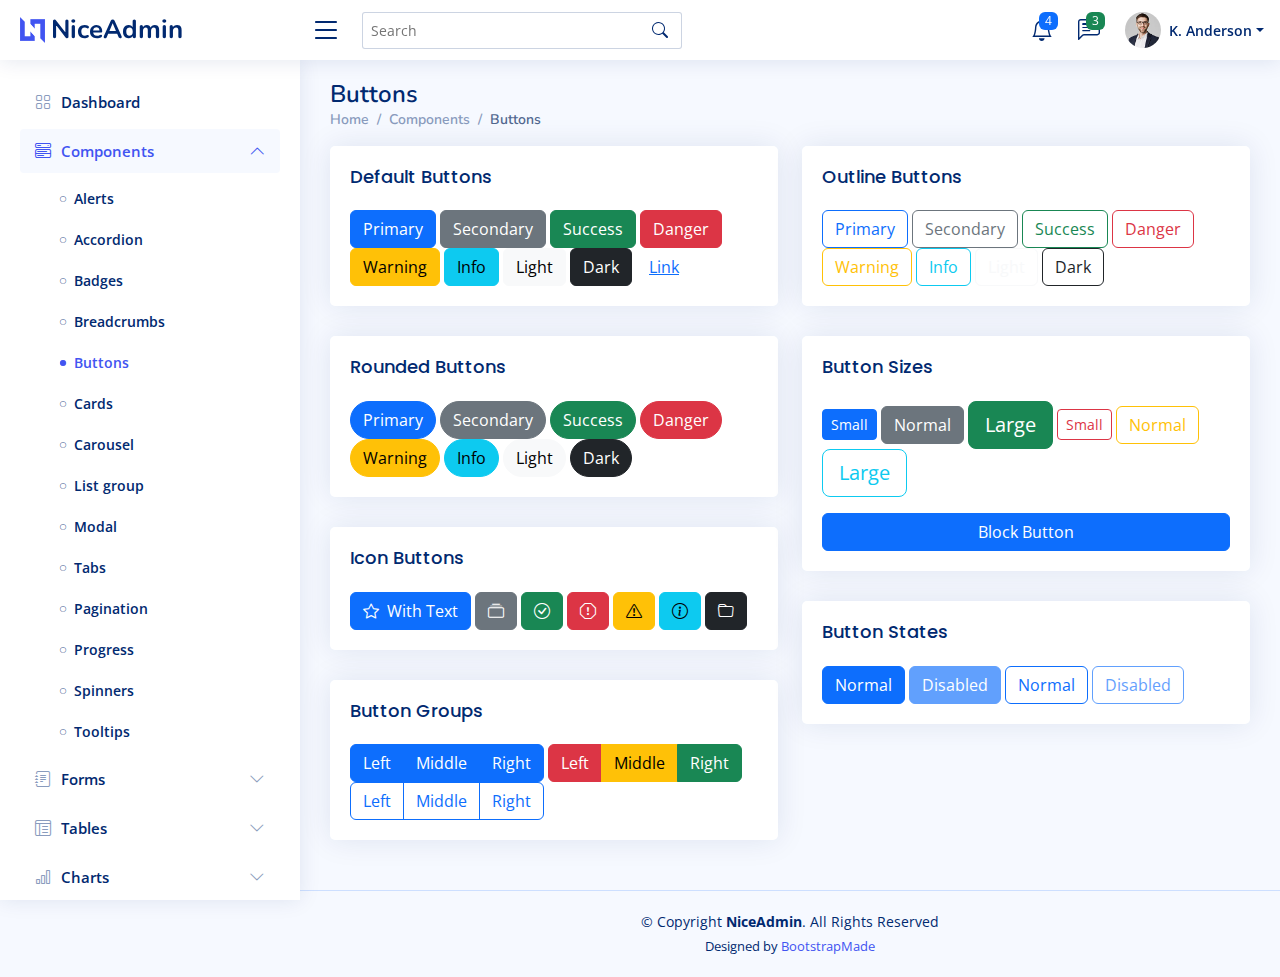
<file: NiceAdmin/components-buttons.html>
<!DOCTYPE html>
<html lang="en">

<head>
  <meta charset="utf-8">
  <meta content="width=device-width, initial-scale=1.0" name="viewport">

  <title>Components / Buttons - NiceAdmin Bootstrap Template</title>
  <meta content="" name="description">
  <meta content="" name="keywords">

  <!-- Favicons -->
  <link href="assets/img/favicon.png" rel="icon">
  <link href="assets/img/apple-touch-icon.png" rel="apple-touch-icon">

  <!-- Google Fonts -->
  <link href="https://fonts.gstatic.com" rel="preconnect">
  <link href="https://fonts.googleapis.com/css?family=Open+Sans:300,300i,400,400i,600,600i,700,700i|Nunito:300,300i,400,400i,600,600i,700,700i|Poppins:300,300i,400,400i,500,500i,600,600i,700,700i" rel="stylesheet">

  <!-- Vendor CSS Files -->
  <link href="assets/vendor/bootstrap/css/bootstrap.min.css" rel="stylesheet">
  <link href="assets/vendor/bootstrap-icons/bootstrap-icons.css" rel="stylesheet">
  <link href="assets/vendor/boxicons/css/boxicons.min.css" rel="stylesheet">
  <link href="assets/vendor/quill/quill.snow.css" rel="stylesheet">
  <link href="assets/vendor/quill/quill.bubble.css" rel="stylesheet">
  <link href="assets/vendor/remixicon/remixicon.css" rel="stylesheet">
  <link href="assets/vendor/simple-datatables/style.css" rel="stylesheet">

  <!-- Template Main CSS File -->
  <link href="assets/css/style.css" rel="stylesheet">

  <!-- =======================================================
  * Template Name: NiceAdmin
  * Updated: Jan 29 2024 with Bootstrap v5.3.2
  * Template URL: https://bootstrapmade.com/nice-admin-bootstrap-admin-html-template/
  * Author: BootstrapMade.com
  * License: https://bootstrapmade.com/license/
  ======================================================== -->
</head>

<body>

  <!-- ======= Header ======= -->
  <header id="header" class="header fixed-top d-flex align-items-center">

    <div class="d-flex align-items-center justify-content-between">
      <a href="index.html" class="logo d-flex align-items-center">
        <img src="assets/img/logo.png" alt="">
        <span class="d-none d-lg-block">NiceAdmin</span>
      </a>
      <i class="bi bi-list toggle-sidebar-btn"></i>
    </div><!-- End Logo -->

    <div class="search-bar">
      <form class="search-form d-flex align-items-center" method="POST" action="#">
        <input type="text" name="query" placeholder="Search" title="Enter search keyword">
        <button type="submit" title="Search"><i class="bi bi-search"></i></button>
      </form>
    </div><!-- End Search Bar -->

    <nav class="header-nav ms-auto">
      <ul class="d-flex align-items-center">

        <li class="nav-item d-block d-lg-none">
          <a class="nav-link nav-icon search-bar-toggle " href="#">
            <i class="bi bi-search"></i>
          </a>
        </li><!-- End Search Icon-->

        <li class="nav-item dropdown">

          <a class="nav-link nav-icon" href="#" data-bs-toggle="dropdown">
            <i class="bi bi-bell"></i>
            <span class="badge bg-primary badge-number">4</span>
          </a><!-- End Notification Icon -->

          <ul class="dropdown-menu dropdown-menu-end dropdown-menu-arrow notifications">
            <li class="dropdown-header">
              You have 4 new notifications
              <a href="#"><span class="badge rounded-pill bg-primary p-2 ms-2">View all</span></a>
            </li>
            <li>
              <hr class="dropdown-divider">
            </li>

            <li class="notification-item">
              <i class="bi bi-exclamation-circle text-warning"></i>
              <div>
                <h4>Lorem Ipsum</h4>
                <p>Quae dolorem earum veritatis oditseno</p>
                <p>30 min. ago</p>
              </div>
            </li>

            <li>
              <hr class="dropdown-divider">
            </li>

            <li class="notification-item">
              <i class="bi bi-x-circle text-danger"></i>
              <div>
                <h4>Atque rerum nesciunt</h4>
                <p>Quae dolorem earum veritatis oditseno</p>
                <p>1 hr. ago</p>
              </div>
            </li>

            <li>
              <hr class="dropdown-divider">
            </li>

            <li class="notification-item">
              <i class="bi bi-check-circle text-success"></i>
              <div>
                <h4>Sit rerum fuga</h4>
                <p>Quae dolorem earum veritatis oditseno</p>
                <p>2 hrs. ago</p>
              </div>
            </li>

            <li>
              <hr class="dropdown-divider">
            </li>

            <li class="notification-item">
              <i class="bi bi-info-circle text-primary"></i>
              <div>
                <h4>Dicta reprehenderit</h4>
                <p>Quae dolorem earum veritatis oditseno</p>
                <p>4 hrs. ago</p>
              </div>
            </li>

            <li>
              <hr class="dropdown-divider">
            </li>
            <li class="dropdown-footer">
              <a href="#">Show all notifications</a>
            </li>

          </ul><!-- End Notification Dropdown Items -->

        </li><!-- End Notification Nav -->

        <li class="nav-item dropdown">

          <a class="nav-link nav-icon" href="#" data-bs-toggle="dropdown">
            <i class="bi bi-chat-left-text"></i>
            <span class="badge bg-success badge-number">3</span>
          </a><!-- End Messages Icon -->

          <ul class="dropdown-menu dropdown-menu-end dropdown-menu-arrow messages">
            <li class="dropdown-header">
              You have 3 new messages
              <a href="#"><span class="badge rounded-pill bg-primary p-2 ms-2">View all</span></a>
            </li>
            <li>
              <hr class="dropdown-divider">
            </li>

            <li class="message-item">
              <a href="#">
                <img src="assets/img/messages-1.jpg" alt="" class="rounded-circle">
                <div>
                  <h4>Maria Hudson</h4>
                  <p>Velit asperiores et ducimus soluta repudiandae labore officia est ut...</p>
                  <p>4 hrs. ago</p>
                </div>
              </a>
            </li>
            <li>
              <hr class="dropdown-divider">
            </li>

            <li class="message-item">
              <a href="#">
                <img src="assets/img/messages-2.jpg" alt="" class="rounded-circle">
                <div>
                  <h4>Anna Nelson</h4>
                  <p>Velit asperiores et ducimus soluta repudiandae labore officia est ut...</p>
                  <p>6 hrs. ago</p>
                </div>
              </a>
            </li>
            <li>
              <hr class="dropdown-divider">
            </li>

            <li class="message-item">
              <a href="#">
                <img src="assets/img/messages-3.jpg" alt="" class="rounded-circle">
                <div>
                  <h4>David Muldon</h4>
                  <p>Velit asperiores et ducimus soluta repudiandae labore officia est ut...</p>
                  <p>8 hrs. ago</p>
                </div>
              </a>
            </li>
            <li>
              <hr class="dropdown-divider">
            </li>

            <li class="dropdown-footer">
              <a href="#">Show all messages</a>
            </li>

          </ul><!-- End Messages Dropdown Items -->

        </li><!-- End Messages Nav -->

        <li class="nav-item dropdown pe-3">

          <a class="nav-link nav-profile d-flex align-items-center pe-0" href="#" data-bs-toggle="dropdown">
            <img src="assets/img/profile-img.jpg" alt="Profile" class="rounded-circle">
            <span class="d-none d-md-block dropdown-toggle ps-2">K. Anderson</span>
          </a><!-- End Profile Iamge Icon -->

          <ul class="dropdown-menu dropdown-menu-end dropdown-menu-arrow profile">
            <li class="dropdown-header">
              <h6>Kevin Anderson</h6>
              <span>Web Designer</span>
            </li>
            <li>
              <hr class="dropdown-divider">
            </li>

            <li>
              <a class="dropdown-item d-flex align-items-center" href="users-profile.html">
                <i class="bi bi-person"></i>
                <span>My Profile</span>
              </a>
            </li>
            <li>
              <hr class="dropdown-divider">
            </li>

            <li>
              <a class="dropdown-item d-flex align-items-center" href="users-profile.html">
                <i class="bi bi-gear"></i>
                <span>Account Settings</span>
              </a>
            </li>
            <li>
              <hr class="dropdown-divider">
            </li>

            <li>
              <a class="dropdown-item d-flex align-items-center" href="pages-faq.html">
                <i class="bi bi-question-circle"></i>
                <span>Need Help?</span>
              </a>
            </li>
            <li>
              <hr class="dropdown-divider">
            </li>

            <li>
              <a class="dropdown-item d-flex align-items-center" href="#">
                <i class="bi bi-box-arrow-right"></i>
                <span>Sign Out</span>
              </a>
            </li>

          </ul><!-- End Profile Dropdown Items -->
        </li><!-- End Profile Nav -->

      </ul>
    </nav><!-- End Icons Navigation -->

  </header><!-- End Header -->

  <!-- ======= Sidebar ======= -->
  <aside id="sidebar" class="sidebar">

    <ul class="sidebar-nav" id="sidebar-nav">

      <li class="nav-item">
        <a class="nav-link collapsed" href="index.html">
          <i class="bi bi-grid"></i>
          <span>Dashboard</span>
        </a>
      </li><!-- End Dashboard Nav -->

      <li class="nav-item">
        <a class="nav-link " data-bs-target="#components-nav" data-bs-toggle="collapse" href="#">
          <i class="bi bi-menu-button-wide"></i><span>Components</span><i class="bi bi-chevron-down ms-auto"></i>
        </a>
        <ul id="components-nav" class="nav-content collapse show" data-bs-parent="#sidebar-nav">
          <li>
            <a href="components-alerts.html">
              <i class="bi bi-circle"></i><span>Alerts</span>
            </a>
          </li>
          <li>
            <a href="components-accordion.html">
              <i class="bi bi-circle"></i><span>Accordion</span>
            </a>
          </li>
          <li>
            <a href="components-badges.html">
              <i class="bi bi-circle"></i><span>Badges</span>
            </a>
          </li>
          <li>
            <a href="components-breadcrumbs.html">
              <i class="bi bi-circle"></i><span>Breadcrumbs</span>
            </a>
          </li>
          <li>
            <a href="components-buttons.html" class="active">
              <i class="bi bi-circle"></i><span>Buttons</span>
            </a>
          </li>
          <li>
            <a href="components-cards.html">
              <i class="bi bi-circle"></i><span>Cards</span>
            </a>
          </li>
          <li>
            <a href="components-carousel.html">
              <i class="bi bi-circle"></i><span>Carousel</span>
            </a>
          </li>
          <li>
            <a href="components-list-group.html">
              <i class="bi bi-circle"></i><span>List group</span>
            </a>
          </li>
          <li>
            <a href="components-modal.html">
              <i class="bi bi-circle"></i><span>Modal</span>
            </a>
          </li>
          <li>
            <a href="components-tabs.html">
              <i class="bi bi-circle"></i><span>Tabs</span>
            </a>
          </li>
          <li>
            <a href="components-pagination.html">
              <i class="bi bi-circle"></i><span>Pagination</span>
            </a>
          </li>
          <li>
            <a href="components-progress.html">
              <i class="bi bi-circle"></i><span>Progress</span>
            </a>
          </li>
          <li>
            <a href="components-spinners.html">
              <i class="bi bi-circle"></i><span>Spinners</span>
            </a>
          </li>
          <li>
            <a href="components-tooltips.html">
              <i class="bi bi-circle"></i><span>Tooltips</span>
            </a>
          </li>
        </ul>
      </li><!-- End Components Nav -->

      <li class="nav-item">
        <a class="nav-link collapsed" data-bs-target="#forms-nav" data-bs-toggle="collapse" href="#">
          <i class="bi bi-journal-text"></i><span>Forms</span><i class="bi bi-chevron-down ms-auto"></i>
        </a>
        <ul id="forms-nav" class="nav-content collapse " data-bs-parent="#sidebar-nav">
          <li>
            <a href="forms-elements.html">
              <i class="bi bi-circle"></i><span>Form Elements</span>
            </a>
          </li>
          <li>
            <a href="forms-layouts.html">
              <i class="bi bi-circle"></i><span>Form Layouts</span>
            </a>
          </li>
          <li>
            <a href="forms-editors.html">
              <i class="bi bi-circle"></i><span>Form Editors</span>
            </a>
          </li>
          <li>
            <a href="forms-validation.html">
              <i class="bi bi-circle"></i><span>Form Validation</span>
            </a>
          </li>
        </ul>
      </li><!-- End Forms Nav -->

      <li class="nav-item">
        <a class="nav-link collapsed" data-bs-target="#tables-nav" data-bs-toggle="collapse" href="#">
          <i class="bi bi-layout-text-window-reverse"></i><span>Tables</span><i class="bi bi-chevron-down ms-auto"></i>
        </a>
        <ul id="tables-nav" class="nav-content collapse " data-bs-parent="#sidebar-nav">
          <li>
            <a href="tables-general.html">
              <i class="bi bi-circle"></i><span>General Tables</span>
            </a>
          </li>
          <li>
            <a href="tables-data.html">
              <i class="bi bi-circle"></i><span>Data Tables</span>
            </a>
          </li>
        </ul>
      </li><!-- End Tables Nav -->

      <li class="nav-item">
        <a class="nav-link collapsed" data-bs-target="#charts-nav" data-bs-toggle="collapse" href="#">
          <i class="bi bi-bar-chart"></i><span>Charts</span><i class="bi bi-chevron-down ms-auto"></i>
        </a>
        <ul id="charts-nav" class="nav-content collapse " data-bs-parent="#sidebar-nav">
          <li>
            <a href="charts-chartjs.html">
              <i class="bi bi-circle"></i><span>Chart.js</span>
            </a>
          </li>
          <li>
            <a href="charts-apexcharts.html">
              <i class="bi bi-circle"></i><span>ApexCharts</span>
            </a>
          </li>
          <li>
            <a href="charts-echarts.html">
              <i class="bi bi-circle"></i><span>ECharts</span>
            </a>
          </li>
        </ul>
      </li><!-- End Charts Nav -->

      <li class="nav-item">
        <a class="nav-link collapsed" data-bs-target="#icons-nav" data-bs-toggle="collapse" href="#">
          <i class="bi bi-gem"></i><span>Icons</span><i class="bi bi-chevron-down ms-auto"></i>
        </a>
        <ul id="icons-nav" class="nav-content collapse " data-bs-parent="#sidebar-nav">
          <li>
            <a href="icons-bootstrap.html">
              <i class="bi bi-circle"></i><span>Bootstrap Icons</span>
            </a>
          </li>
          <li>
            <a href="icons-remix.html">
              <i class="bi bi-circle"></i><span>Remix Icons</span>
            </a>
          </li>
          <li>
            <a href="icons-boxicons.html">
              <i class="bi bi-circle"></i><span>Boxicons</span>
            </a>
          </li>
        </ul>
      </li><!-- End Icons Nav -->

      <li class="nav-heading">Pages</li>

      <li class="nav-item">
        <a class="nav-link collapsed" href="users-profile.html">
          <i class="bi bi-person"></i>
          <span>Profile</span>
        </a>
      </li><!-- End Profile Page Nav -->

      <li class="nav-item">
        <a class="nav-link collapsed" href="pages-faq.html">
          <i class="bi bi-question-circle"></i>
          <span>F.A.Q</span>
        </a>
      </li><!-- End F.A.Q Page Nav -->

      <li class="nav-item">
        <a class="nav-link collapsed" href="pages-contact.html">
          <i class="bi bi-envelope"></i>
          <span>Contact</span>
        </a>
      </li><!-- End Contact Page Nav -->

      <li class="nav-item">
        <a class="nav-link collapsed" href="pages-register.html">
          <i class="bi bi-card-list"></i>
          <span>Register</span>
        </a>
      </li><!-- End Register Page Nav -->

      <li class="nav-item">
        <a class="nav-link collapsed" href="pages-login.html">
          <i class="bi bi-box-arrow-in-right"></i>
          <span>Login</span>
        </a>
      </li><!-- End Login Page Nav -->

      <li class="nav-item">
        <a class="nav-link collapsed" href="pages-error-404.html">
          <i class="bi bi-dash-circle"></i>
          <span>Error 404</span>
        </a>
      </li><!-- End Error 404 Page Nav -->

      <li class="nav-item">
        <a class="nav-link collapsed" href="pages-blank.html">
          <i class="bi bi-file-earmark"></i>
          <span>Blank</span>
        </a>
      </li><!-- End Blank Page Nav -->

    </ul>

  </aside><!-- End Sidebar-->

  <main id="main" class="main">

    <div class="pagetitle">
      <h1>Buttons</h1>
      <nav>
        <ol class="breadcrumb">
          <li class="breadcrumb-item"><a href="index.html">Home</a></li>
          <li class="breadcrumb-item">Components</li>
          <li class="breadcrumb-item active">Buttons</li>
        </ol>
      </nav>
    </div><!-- End Page Title -->

    <section class="section">
      <div class="row">
        <div class="col-lg-6">

          <div class="card">
            <div class="card-body">
              <h5 class="card-title">Default Buttons</h5>

              <button type="button" class="btn btn-primary">Primary</button>
              <button type="button" class="btn btn-secondary">Secondary</button>
              <button type="button" class="btn btn-success">Success</button>
              <button type="button" class="btn btn-danger">Danger</button>
              <button type="button" class="btn btn-warning">Warning</button>
              <button type="button" class="btn btn-info">Info</button>
              <button type="button" class="btn btn-light">Light</button>
              <button type="button" class="btn btn-dark">Dark</button>
              <button type="button" class="btn btn-link">Link</button>
            </div>
          </div>

          <div class="card">
            <div class="card-body">
              <h5 class="card-title">Rounded Buttons</h5>

              <button type="button" class="btn btn-primary rounded-pill">Primary</button>
              <button type="button" class="btn btn-secondary rounded-pill">Secondary</button>
              <button type="button" class="btn btn-success rounded-pill">Success</button>
              <button type="button" class="btn btn-danger rounded-pill">Danger</button>
              <button type="button" class="btn btn-warning rounded-pill">Warning</button>
              <button type="button" class="btn btn-info rounded-pill">Info</button>
              <button type="button" class="btn btn-light rounded-pill">Light</button>
              <button type="button" class="btn btn-dark rounded-pill">Dark</button>
            </div>
          </div>

          <div class="card">
            <div class="card-body">
              <h5 class="card-title">Icon Buttons</h5>

              <button type="button" class="btn btn-primary"><i class="bi bi-star me-1"></i> With Text</button>
              <button type="button" class="btn btn-secondary"><i class="bi bi-collection"></i></button>
              <button type="button" class="btn btn-success"><i class="bi bi-check-circle"></i></button>
              <button type="button" class="btn btn-danger"><i class="bi bi-exclamation-octagon"></i></button>
              <button type="button" class="btn btn-warning"><i class="bi bi-exclamation-triangle"></i></button>
              <button type="button" class="btn btn-info"><i class="bi bi-info-circle"></i></button>
              <button type="button" class="btn btn-dark"><i class="bi bi-folder"></i></button>
            </div>
          </div>

          <div class="card">
            <div class="card-body">
              <h5 class="card-title">Button Groups</h5>

              <div class="btn-group" role="group" aria-label="Basic example">
                <button type="button" class="btn btn-primary">Left</button>
                <button type="button" class="btn btn-primary">Middle</button>
                <button type="button" class="btn btn-primary">Right</button>
              </div>

              <div class="btn-group" role="group" aria-label="Basic mixed styles example">
                <button type="button" class="btn btn-danger">Left</button>
                <button type="button" class="btn btn-warning">Middle</button>
                <button type="button" class="btn btn-success">Right</button>
              </div>

              <div class="btn-group" role="group" aria-label="Basic outlined example">
                <button type="button" class="btn btn-outline-primary">Left</button>
                <button type="button" class="btn btn-outline-primary">Middle</button>
                <button type="button" class="btn btn-outline-primary">Right</button>
              </div>

            </div>
          </div>

        </div>

        <div class="col-lg-6">

          <div class="card">
            <div class="card-body">
              <h5 class="card-title">Outline Buttons</h5>

              <button type="button" class="btn btn-outline-primary">Primary</button>
              <button type="button" class="btn btn-outline-secondary">Secondary</button>
              <button type="button" class="btn btn-outline-success">Success</button>
              <button type="button" class="btn btn-outline-danger">Danger</button>
              <button type="button" class="btn btn-outline-warning">Warning</button>
              <button type="button" class="btn btn-outline-info">Info</button>
              <button type="button" class="btn btn-outline-light">Light</button>
              <button type="button" class="btn btn-outline-dark">Dark</button>
            </div>
          </div>

          <div class="card">
            <div class="card-body">
              <h5 class="card-title">Button Sizes</h5>

              <button type="button" class="btn btn-primary btn-sm">Small</button>
              <button type="button" class="btn btn-secondary">Normal</button>
              <button type="button" class="btn btn-success btn-lg">Large</button>

              <button type="button" class="btn btn-outline-danger btn-sm">Small</button>
              <button type="button" class="btn btn-outline-warning">Normal</button>
              <button type="button" class="btn btn-outline-info btn-lg">Large</button>

              <div class="d-grid gap-2 mt-3">
                <button class="btn btn-primary" type="button">Block Button</button>
              </div>

            </div>
          </div>

          <div class="card">
            <div class="card-body">
              <h5 class="card-title">Button States</h5>

              <button type="button" class="btn btn-primary">Normal</button>
              <button type="button" class="btn btn-primary" disabled>Disabled</button>
              <button type="button" class="btn btn-outline-primary">Normal</button>
              <button type="button" class="btn btn-outline-primary" disabled>Disabled</button>
            </div>
          </div>

        </div>
      </div>
    </section>

  </main><!-- End #main -->

  <!-- ======= Footer ======= -->
  <footer id="footer" class="footer">
    <div class="copyright">
      &copy; Copyright <strong><span>NiceAdmin</span></strong>. All Rights Reserved
    </div>
    <div class="credits">
      <!-- All the links in the footer should remain intact. -->
      <!-- You can delete the links only if you purchased the pro version. -->
      <!-- Licensing information: https://bootstrapmade.com/license/ -->
      <!-- Purchase the pro version with working PHP/AJAX contact form: https://bootstrapmade.com/nice-admin-bootstrap-admin-html-template/ -->
      Designed by <a href="https://bootstrapmade.com/">BootstrapMade</a>
    </div>
  </footer><!-- End Footer -->

  <a href="#" class="back-to-top d-flex align-items-center justify-content-center"><i class="bi bi-arrow-up-short"></i></a>

  <!-- Vendor JS Files -->
  <script src="assets/vendor/apexcharts/apexcharts.min.js"></script>
  <script src="assets/vendor/bootstrap/js/bootstrap.bundle.min.js"></script>
  <script src="assets/vendor/chart.js/chart.umd.js"></script>
  <script src="assets/vendor/echarts/echarts.min.js"></script>
  <script src="assets/vendor/quill/quill.min.js"></script>
  <script src="assets/vendor/simple-datatables/simple-datatables.js"></script>
  <script src="assets/vendor/tinymce/tinymce.min.js"></script>
  <script src="assets/vendor/php-email-form/validate.js"></script>

  <!-- Template Main JS File -->
  <script src="assets/js/main.js"></script>

</body>

</html>
</file>
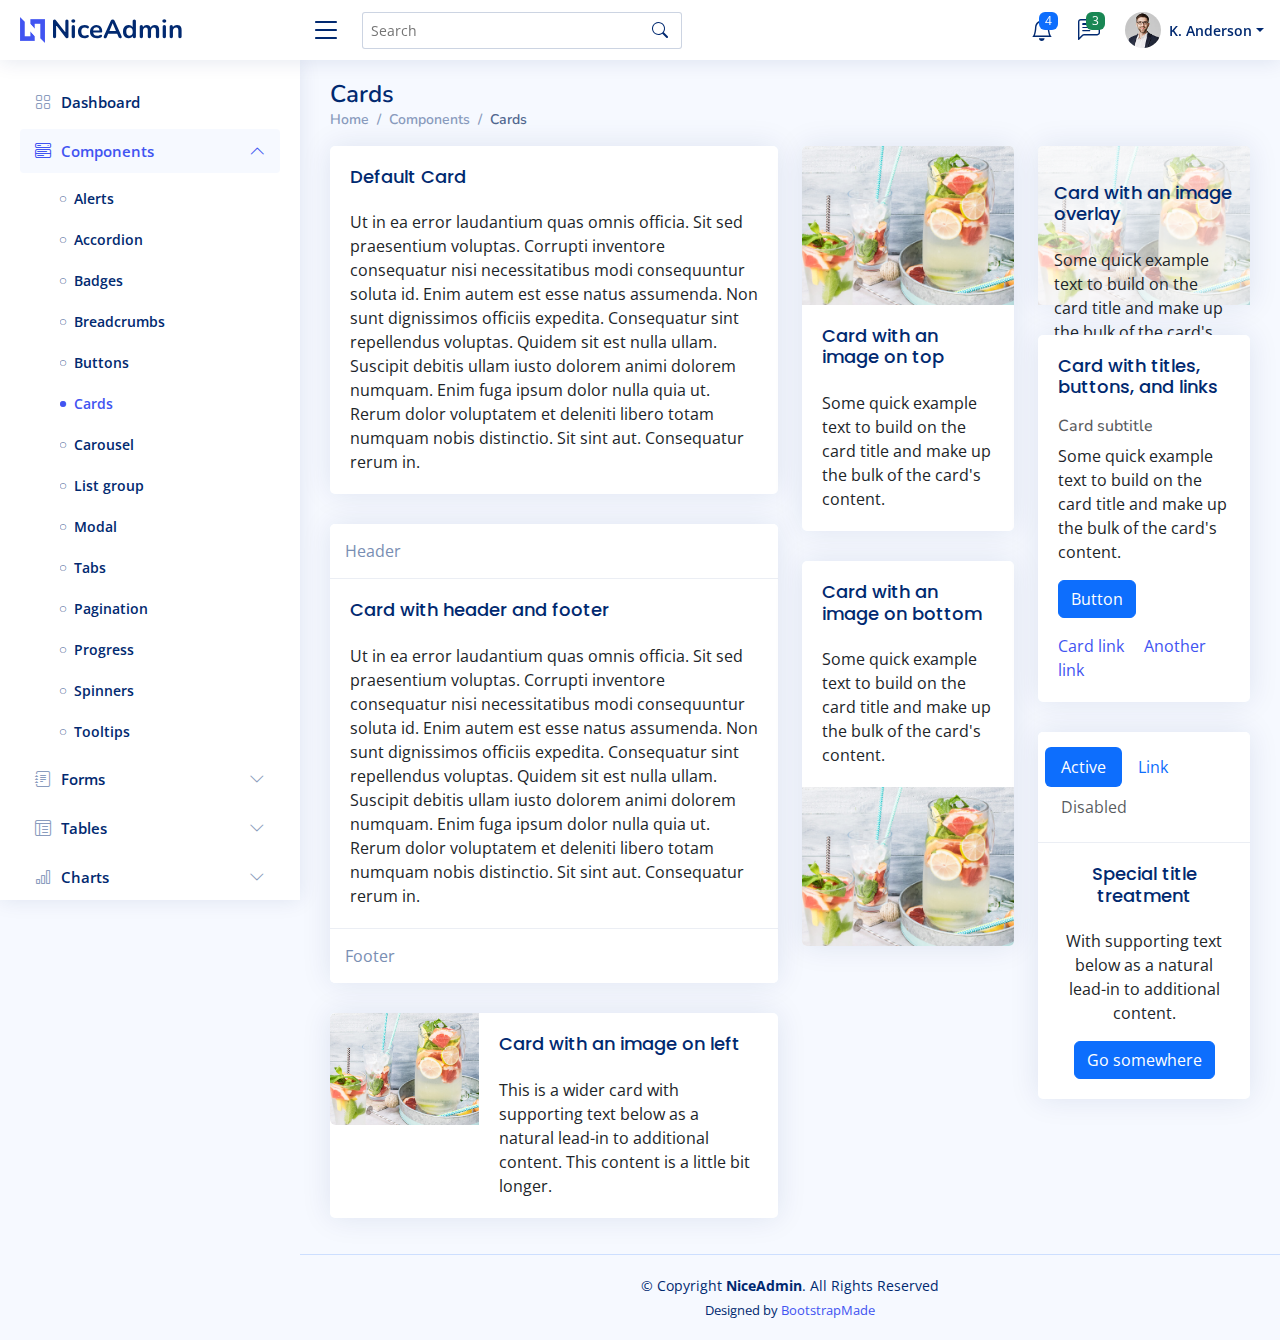
<file: NiceAdmin/components-cards.html>
<!DOCTYPE html>
<html lang="en">

<head>
  <meta charset="utf-8">
  <meta content="width=device-width, initial-scale=1.0" name="viewport">

  <title>Components / Cards - NiceAdmin Bootstrap Template</title>
  <meta content="" name="description">
  <meta content="" name="keywords">

  <!-- Favicons -->
  <link href="assets/img/favicon.png" rel="icon">
  <link href="assets/img/apple-touch-icon.png" rel="apple-touch-icon">

  <!-- Google Fonts -->
  <link href="https://fonts.gstatic.com" rel="preconnect">
  <link href="https://fonts.googleapis.com/css?family=Open+Sans:300,300i,400,400i,600,600i,700,700i|Nunito:300,300i,400,400i,600,600i,700,700i|Poppins:300,300i,400,400i,500,500i,600,600i,700,700i" rel="stylesheet">

  <!-- Vendor CSS Files -->
  <link href="assets/vendor/bootstrap/css/bootstrap.min.css" rel="stylesheet">
  <link href="assets/vendor/bootstrap-icons/bootstrap-icons.css" rel="stylesheet">
  <link href="assets/vendor/boxicons/css/boxicons.min.css" rel="stylesheet">
  <link href="assets/vendor/quill/quill.snow.css" rel="stylesheet">
  <link href="assets/vendor/quill/quill.bubble.css" rel="stylesheet">
  <link href="assets/vendor/remixicon/remixicon.css" rel="stylesheet">
  <link href="assets/vendor/simple-datatables/style.css" rel="stylesheet">

  <!-- Template Main CSS File -->
  <link href="assets/css/style.css" rel="stylesheet">

  <!-- =======================================================
  * Template Name: NiceAdmin
  * Updated: Jan 29 2024 with Bootstrap v5.3.2
  * Template URL: https://bootstrapmade.com/nice-admin-bootstrap-admin-html-template/
  * Author: BootstrapMade.com
  * License: https://bootstrapmade.com/license/
  ======================================================== -->
</head>

<body>

  <!-- ======= Header ======= -->
  <header id="header" class="header fixed-top d-flex align-items-center">

    <div class="d-flex align-items-center justify-content-between">
      <a href="index.html" class="logo d-flex align-items-center">
        <img src="assets/img/logo.png" alt="">
        <span class="d-none d-lg-block">NiceAdmin</span>
      </a>
      <i class="bi bi-list toggle-sidebar-btn"></i>
    </div><!-- End Logo -->

    <div class="search-bar">
      <form class="search-form d-flex align-items-center" method="POST" action="#">
        <input type="text" name="query" placeholder="Search" title="Enter search keyword">
        <button type="submit" title="Search"><i class="bi bi-search"></i></button>
      </form>
    </div><!-- End Search Bar -->

    <nav class="header-nav ms-auto">
      <ul class="d-flex align-items-center">

        <li class="nav-item d-block d-lg-none">
          <a class="nav-link nav-icon search-bar-toggle " href="#">
            <i class="bi bi-search"></i>
          </a>
        </li><!-- End Search Icon-->

        <li class="nav-item dropdown">

          <a class="nav-link nav-icon" href="#" data-bs-toggle="dropdown">
            <i class="bi bi-bell"></i>
            <span class="badge bg-primary badge-number">4</span>
          </a><!-- End Notification Icon -->

          <ul class="dropdown-menu dropdown-menu-end dropdown-menu-arrow notifications">
            <li class="dropdown-header">
              You have 4 new notifications
              <a href="#"><span class="badge rounded-pill bg-primary p-2 ms-2">View all</span></a>
            </li>
            <li>
              <hr class="dropdown-divider">
            </li>

            <li class="notification-item">
              <i class="bi bi-exclamation-circle text-warning"></i>
              <div>
                <h4>Lorem Ipsum</h4>
                <p>Quae dolorem earum veritatis oditseno</p>
                <p>30 min. ago</p>
              </div>
            </li>

            <li>
              <hr class="dropdown-divider">
            </li>

            <li class="notification-item">
              <i class="bi bi-x-circle text-danger"></i>
              <div>
                <h4>Atque rerum nesciunt</h4>
                <p>Quae dolorem earum veritatis oditseno</p>
                <p>1 hr. ago</p>
              </div>
            </li>

            <li>
              <hr class="dropdown-divider">
            </li>

            <li class="notification-item">
              <i class="bi bi-check-circle text-success"></i>
              <div>
                <h4>Sit rerum fuga</h4>
                <p>Quae dolorem earum veritatis oditseno</p>
                <p>2 hrs. ago</p>
              </div>
            </li>

            <li>
              <hr class="dropdown-divider">
            </li>

            <li class="notification-item">
              <i class="bi bi-info-circle text-primary"></i>
              <div>
                <h4>Dicta reprehenderit</h4>
                <p>Quae dolorem earum veritatis oditseno</p>
                <p>4 hrs. ago</p>
              </div>
            </li>

            <li>
              <hr class="dropdown-divider">
            </li>
            <li class="dropdown-footer">
              <a href="#">Show all notifications</a>
            </li>

          </ul><!-- End Notification Dropdown Items -->

        </li><!-- End Notification Nav -->

        <li class="nav-item dropdown">

          <a class="nav-link nav-icon" href="#" data-bs-toggle="dropdown">
            <i class="bi bi-chat-left-text"></i>
            <span class="badge bg-success badge-number">3</span>
          </a><!-- End Messages Icon -->

          <ul class="dropdown-menu dropdown-menu-end dropdown-menu-arrow messages">
            <li class="dropdown-header">
              You have 3 new messages
              <a href="#"><span class="badge rounded-pill bg-primary p-2 ms-2">View all</span></a>
            </li>
            <li>
              <hr class="dropdown-divider">
            </li>

            <li class="message-item">
              <a href="#">
                <img src="assets/img/messages-1.jpg" alt="" class="rounded-circle">
                <div>
                  <h4>Maria Hudson</h4>
                  <p>Velit asperiores et ducimus soluta repudiandae labore officia est ut...</p>
                  <p>4 hrs. ago</p>
                </div>
              </a>
            </li>
            <li>
              <hr class="dropdown-divider">
            </li>

            <li class="message-item">
              <a href="#">
                <img src="assets/img/messages-2.jpg" alt="" class="rounded-circle">
                <div>
                  <h4>Anna Nelson</h4>
                  <p>Velit asperiores et ducimus soluta repudiandae labore officia est ut...</p>
                  <p>6 hrs. ago</p>
                </div>
              </a>
            </li>
            <li>
              <hr class="dropdown-divider">
            </li>

            <li class="message-item">
              <a href="#">
                <img src="assets/img/messages-3.jpg" alt="" class="rounded-circle">
                <div>
                  <h4>David Muldon</h4>
                  <p>Velit asperiores et ducimus soluta repudiandae labore officia est ut...</p>
                  <p>8 hrs. ago</p>
                </div>
              </a>
            </li>
            <li>
              <hr class="dropdown-divider">
            </li>

            <li class="dropdown-footer">
              <a href="#">Show all messages</a>
            </li>

          </ul><!-- End Messages Dropdown Items -->

        </li><!-- End Messages Nav -->

        <li class="nav-item dropdown pe-3">

          <a class="nav-link nav-profile d-flex align-items-center pe-0" href="#" data-bs-toggle="dropdown">
            <img src="assets/img/profile-img.jpg" alt="Profile" class="rounded-circle">
            <span class="d-none d-md-block dropdown-toggle ps-2">K. Anderson</span>
          </a><!-- End Profile Iamge Icon -->

          <ul class="dropdown-menu dropdown-menu-end dropdown-menu-arrow profile">
            <li class="dropdown-header">
              <h6>Kevin Anderson</h6>
              <span>Web Designer</span>
            </li>
            <li>
              <hr class="dropdown-divider">
            </li>

            <li>
              <a class="dropdown-item d-flex align-items-center" href="users-profile.html">
                <i class="bi bi-person"></i>
                <span>My Profile</span>
              </a>
            </li>
            <li>
              <hr class="dropdown-divider">
            </li>

            <li>
              <a class="dropdown-item d-flex align-items-center" href="users-profile.html">
                <i class="bi bi-gear"></i>
                <span>Account Settings</span>
              </a>
            </li>
            <li>
              <hr class="dropdown-divider">
            </li>

            <li>
              <a class="dropdown-item d-flex align-items-center" href="pages-faq.html">
                <i class="bi bi-question-circle"></i>
                <span>Need Help?</span>
              </a>
            </li>
            <li>
              <hr class="dropdown-divider">
            </li>

            <li>
              <a class="dropdown-item d-flex align-items-center" href="#">
                <i class="bi bi-box-arrow-right"></i>
                <span>Sign Out</span>
              </a>
            </li>

          </ul><!-- End Profile Dropdown Items -->
        </li><!-- End Profile Nav -->

      </ul>
    </nav><!-- End Icons Navigation -->

  </header><!-- End Header -->

  <!-- ======= Sidebar ======= -->
  <aside id="sidebar" class="sidebar">

    <ul class="sidebar-nav" id="sidebar-nav">

      <li class="nav-item">
        <a class="nav-link collapsed" href="index.html">
          <i class="bi bi-grid"></i>
          <span>Dashboard</span>
        </a>
      </li><!-- End Dashboard Nav -->

      <li class="nav-item">
        <a class="nav-link " data-bs-target="#components-nav" data-bs-toggle="collapse" href="#">
          <i class="bi bi-menu-button-wide"></i><span>Components</span><i class="bi bi-chevron-down ms-auto"></i>
        </a>
        <ul id="components-nav" class="nav-content collapse show" data-bs-parent="#sidebar-nav">
          <li>
            <a href="components-alerts.html">
              <i class="bi bi-circle"></i><span>Alerts</span>
            </a>
          </li>
          <li>
            <a href="components-accordion.html">
              <i class="bi bi-circle"></i><span>Accordion</span>
            </a>
          </li>
          <li>
            <a href="components-badges.html">
              <i class="bi bi-circle"></i><span>Badges</span>
            </a>
          </li>
          <li>
            <a href="components-breadcrumbs.html">
              <i class="bi bi-circle"></i><span>Breadcrumbs</span>
            </a>
          </li>
          <li>
            <a href="components-buttons.html">
              <i class="bi bi-circle"></i><span>Buttons</span>
            </a>
          </li>
          <li>
            <a href="components-cards.html" class="active">
              <i class="bi bi-circle"></i><span>Cards</span>
            </a>
          </li>
          <li>
            <a href="components-carousel.html">
              <i class="bi bi-circle"></i><span>Carousel</span>
            </a>
          </li>
          <li>
            <a href="components-list-group.html">
              <i class="bi bi-circle"></i><span>List group</span>
            </a>
          </li>
          <li>
            <a href="components-modal.html">
              <i class="bi bi-circle"></i><span>Modal</span>
            </a>
          </li>
          <li>
            <a href="components-tabs.html">
              <i class="bi bi-circle"></i><span>Tabs</span>
            </a>
          </li>
          <li>
            <a href="components-pagination.html">
              <i class="bi bi-circle"></i><span>Pagination</span>
            </a>
          </li>
          <li>
            <a href="components-progress.html">
              <i class="bi bi-circle"></i><span>Progress</span>
            </a>
          </li>
          <li>
            <a href="components-spinners.html">
              <i class="bi bi-circle"></i><span>Spinners</span>
            </a>
          </li>
          <li>
            <a href="components-tooltips.html">
              <i class="bi bi-circle"></i><span>Tooltips</span>
            </a>
          </li>
        </ul>
      </li><!-- End Components Nav -->

      <li class="nav-item">
        <a class="nav-link collapsed" data-bs-target="#forms-nav" data-bs-toggle="collapse" href="#">
          <i class="bi bi-journal-text"></i><span>Forms</span><i class="bi bi-chevron-down ms-auto"></i>
        </a>
        <ul id="forms-nav" class="nav-content collapse " data-bs-parent="#sidebar-nav">
          <li>
            <a href="forms-elements.html">
              <i class="bi bi-circle"></i><span>Form Elements</span>
            </a>
          </li>
          <li>
            <a href="forms-layouts.html">
              <i class="bi bi-circle"></i><span>Form Layouts</span>
            </a>
          </li>
          <li>
            <a href="forms-editors.html">
              <i class="bi bi-circle"></i><span>Form Editors</span>
            </a>
          </li>
          <li>
            <a href="forms-validation.html">
              <i class="bi bi-circle"></i><span>Form Validation</span>
            </a>
          </li>
        </ul>
      </li><!-- End Forms Nav -->

      <li class="nav-item">
        <a class="nav-link collapsed" data-bs-target="#tables-nav" data-bs-toggle="collapse" href="#">
          <i class="bi bi-layout-text-window-reverse"></i><span>Tables</span><i class="bi bi-chevron-down ms-auto"></i>
        </a>
        <ul id="tables-nav" class="nav-content collapse " data-bs-parent="#sidebar-nav">
          <li>
            <a href="tables-general.html">
              <i class="bi bi-circle"></i><span>General Tables</span>
            </a>
          </li>
          <li>
            <a href="tables-data.html">
              <i class="bi bi-circle"></i><span>Data Tables</span>
            </a>
          </li>
        </ul>
      </li><!-- End Tables Nav -->

      <li class="nav-item">
        <a class="nav-link collapsed" data-bs-target="#charts-nav" data-bs-toggle="collapse" href="#">
          <i class="bi bi-bar-chart"></i><span>Charts</span><i class="bi bi-chevron-down ms-auto"></i>
        </a>
        <ul id="charts-nav" class="nav-content collapse " data-bs-parent="#sidebar-nav">
          <li>
            <a href="charts-chartjs.html">
              <i class="bi bi-circle"></i><span>Chart.js</span>
            </a>
          </li>
          <li>
            <a href="charts-apexcharts.html">
              <i class="bi bi-circle"></i><span>ApexCharts</span>
            </a>
          </li>
          <li>
            <a href="charts-echarts.html">
              <i class="bi bi-circle"></i><span>ECharts</span>
            </a>
          </li>
        </ul>
      </li><!-- End Charts Nav -->

      <li class="nav-item">
        <a class="nav-link collapsed" data-bs-target="#icons-nav" data-bs-toggle="collapse" href="#">
          <i class="bi bi-gem"></i><span>Icons</span><i class="bi bi-chevron-down ms-auto"></i>
        </a>
        <ul id="icons-nav" class="nav-content collapse " data-bs-parent="#sidebar-nav">
          <li>
            <a href="icons-bootstrap.html">
              <i class="bi bi-circle"></i><span>Bootstrap Icons</span>
            </a>
          </li>
          <li>
            <a href="icons-remix.html">
              <i class="bi bi-circle"></i><span>Remix Icons</span>
            </a>
          </li>
          <li>
            <a href="icons-boxicons.html">
              <i class="bi bi-circle"></i><span>Boxicons</span>
            </a>
          </li>
        </ul>
      </li><!-- End Icons Nav -->

      <li class="nav-heading">Pages</li>

      <li class="nav-item">
        <a class="nav-link collapsed" href="users-profile.html">
          <i class="bi bi-person"></i>
          <span>Profile</span>
        </a>
      </li><!-- End Profile Page Nav -->

      <li class="nav-item">
        <a class="nav-link collapsed" href="pages-faq.html">
          <i class="bi bi-question-circle"></i>
          <span>F.A.Q</span>
        </a>
      </li><!-- End F.A.Q Page Nav -->

      <li class="nav-item">
        <a class="nav-link collapsed" href="pages-contact.html">
          <i class="bi bi-envelope"></i>
          <span>Contact</span>
        </a>
      </li><!-- End Contact Page Nav -->

      <li class="nav-item">
        <a class="nav-link collapsed" href="pages-register.html">
          <i class="bi bi-card-list"></i>
          <span>Register</span>
        </a>
      </li><!-- End Register Page Nav -->

      <li class="nav-item">
        <a class="nav-link collapsed" href="pages-login.html">
          <i class="bi bi-box-arrow-in-right"></i>
          <span>Login</span>
        </a>
      </li><!-- End Login Page Nav -->

      <li class="nav-item">
        <a class="nav-link collapsed" href="pages-error-404.html">
          <i class="bi bi-dash-circle"></i>
          <span>Error 404</span>
        </a>
      </li><!-- End Error 404 Page Nav -->

      <li class="nav-item">
        <a class="nav-link collapsed" href="pages-blank.html">
          <i class="bi bi-file-earmark"></i>
          <span>Blank</span>
        </a>
      </li><!-- End Blank Page Nav -->

    </ul>

  </aside><!-- End Sidebar-->

  <main id="main" class="main">

    <div class="pagetitle">
      <h1>Cards</h1>
      <nav>
        <ol class="breadcrumb">
          <li class="breadcrumb-item"><a href="index.html">Home</a></li>
          <li class="breadcrumb-item">Components</li>
          <li class="breadcrumb-item active">Cards</li>
        </ol>
      </nav>
    </div><!-- End Page Title -->

    <section class="section">
      <div class="row align-items-top">
        <div class="col-lg-6">

          <!-- Default Card -->
          <div class="card">
            <div class="card-body">
              <h5 class="card-title">Default Card</h5>
              Ut in ea error laudantium quas omnis officia. Sit sed praesentium voluptas. Corrupti inventore consequatur nisi necessitatibus modi consequuntur soluta id. Enim autem est esse natus assumenda. Non sunt dignissimos officiis expedita. Consequatur sint repellendus voluptas.
              Quidem sit est nulla ullam. Suscipit debitis ullam iusto dolorem animi dolorem numquam. Enim fuga ipsum dolor nulla quia ut.
              Rerum dolor voluptatem et deleniti libero totam numquam nobis distinctio. Sit sint aut. Consequatur rerum in.
            </div>
          </div><!-- End Default Card -->

          <!-- Card with header and footer -->
          <div class="card">
            <div class="card-header">Header</div>
            <div class="card-body">
              <h5 class="card-title">Card with header and footer</h5>
              Ut in ea error laudantium quas omnis officia. Sit sed praesentium voluptas. Corrupti inventore consequatur nisi necessitatibus modi consequuntur soluta id. Enim autem est esse natus assumenda. Non sunt dignissimos officiis expedita. Consequatur sint repellendus voluptas.
              Quidem sit est nulla ullam. Suscipit debitis ullam iusto dolorem animi dolorem numquam. Enim fuga ipsum dolor nulla quia ut.
              Rerum dolor voluptatem et deleniti libero totam numquam nobis distinctio. Sit sint aut. Consequatur rerum in.
            </div>
            <div class="card-footer">
              Footer
            </div>
          </div><!-- End Card with header and footer -->

          <!-- Card with an image on left -->
          <div class="card mb-3">
            <div class="row g-0">
              <div class="col-md-4">
                <img src="assets/img/card.jpg" class="img-fluid rounded-start" alt="...">
              </div>
              <div class="col-md-8">
                <div class="card-body">
                  <h5 class="card-title">Card with an image on left</h5>
                  <p class="card-text">This is a wider card with supporting text below as a natural lead-in to additional content. This content is a little bit longer.</p>
                </div>
              </div>
            </div>
          </div><!-- End Card with an image on left -->

        </div>

        <div class="col-lg-3">

          <!-- Card with an image on top -->
          <div class="card">
            <img src="assets/img/card.jpg" class="card-img-top" alt="...">
            <div class="card-body">
              <h5 class="card-title">Card with an image on top</h5>
              <p class="card-text">Some quick example text to build on the card title and make up the bulk of the card's content.</p>
            </div>
          </div><!-- End Card with an image on top -->

          <!-- Card with an image on bottom -->
          <div class="card">
            <div class="card-body">
              <h5 class="card-title">Card with an image on bottom</h5>
              <p class="card-text">Some quick example text to build on the card title and make up the bulk of the card's content.</p>
            </div>
            <img src="assets/img/card.jpg" class="card-img-bottom" alt="...">
          </div><!-- End Card with an image on bottom -->

        </div>

        <div class="col-lg-3">

          <!-- Card with an image overlay -->
          <div class="card">
            <img src="assets/img/card.jpg" class="card-img-top" alt="...">
            <div class="card-img-overlay">
              <h5 class="card-title">Card with an image overlay</h5>
              <p class="card-text">Some quick example text to build on the card title and make up the bulk of the card's content.</p>
            </div>
          </div><!-- End Card with an image overlay -->

          <!-- Card with titles, buttons, and links -->
          <div class="card">
            <div class="card-body">
              <h5 class="card-title">Card with titles, buttons, and links</h5>
              <h6 class="card-subtitle mb-2 text-muted">Card subtitle</h6>
              <p class="card-text">Some quick example text to build on the card title and make up the bulk of the card's content.</p>
              <p class="card-text"><a href="#" class="btn btn-primary">Button</a></p>
              <a href="#" class="card-link">Card link</a>
              <a href="#" class="card-link">Another link</a>
            </div>
          </div><!-- End Card with titles, buttons, and links -->

          <!-- Special title treatmen -->
          <div class="card text-center">
            <div class="card-header">
              <ul class="nav nav-pills card-header-pills">
                <li class="nav-item">
                  <a class="nav-link active" href="#">Active</a>
                </li>
                <li class="nav-item">
                  <a class="nav-link" href="#">Link</a>
                </li>
                <li class="nav-item">
                  <a class="nav-link disabled" href="#" tabindex="-1" aria-disabled="true">Disabled</a>
                </li>
              </ul>
            </div>
            <div class="card-body">
              <h5 class="card-title">Special title treatment</h5>
              <p class="card-text">With supporting text below as a natural lead-in to additional content.</p>
              <a href="#" class="btn btn-primary">Go somewhere</a>
            </div>
          </div><!-- End Special title treatmen -->

        </div>

      </div>
    </section>

  </main><!-- End #main -->

  <!-- ======= Footer ======= -->
  <footer id="footer" class="footer">
    <div class="copyright">
      &copy; Copyright <strong><span>NiceAdmin</span></strong>. All Rights Reserved
    </div>
    <div class="credits">
      <!-- All the links in the footer should remain intact. -->
      <!-- You can delete the links only if you purchased the pro version. -->
      <!-- Licensing information: https://bootstrapmade.com/license/ -->
      <!-- Purchase the pro version with working PHP/AJAX contact form: https://bootstrapmade.com/nice-admin-bootstrap-admin-html-template/ -->
      Designed by <a href="https://bootstrapmade.com/">BootstrapMade</a>
    </div>
  </footer><!-- End Footer -->

  <a href="#" class="back-to-top d-flex align-items-center justify-content-center"><i class="bi bi-arrow-up-short"></i></a>

  <!-- Vendor JS Files -->
  <script src="assets/vendor/apexcharts/apexcharts.min.js"></script>
  <script src="assets/vendor/bootstrap/js/bootstrap.bundle.min.js"></script>
  <script src="assets/vendor/chart.js/chart.umd.js"></script>
  <script src="assets/vendor/echarts/echarts.min.js"></script>
  <script src="assets/vendor/quill/quill.min.js"></script>
  <script src="assets/vendor/simple-datatables/simple-datatables.js"></script>
  <script src="assets/vendor/tinymce/tinymce.min.js"></script>
  <script src="assets/vendor/php-email-form/validate.js"></script>

  <!-- Template Main JS File -->
  <script src="assets/js/main.js"></script>

</body>

</html>
</file>
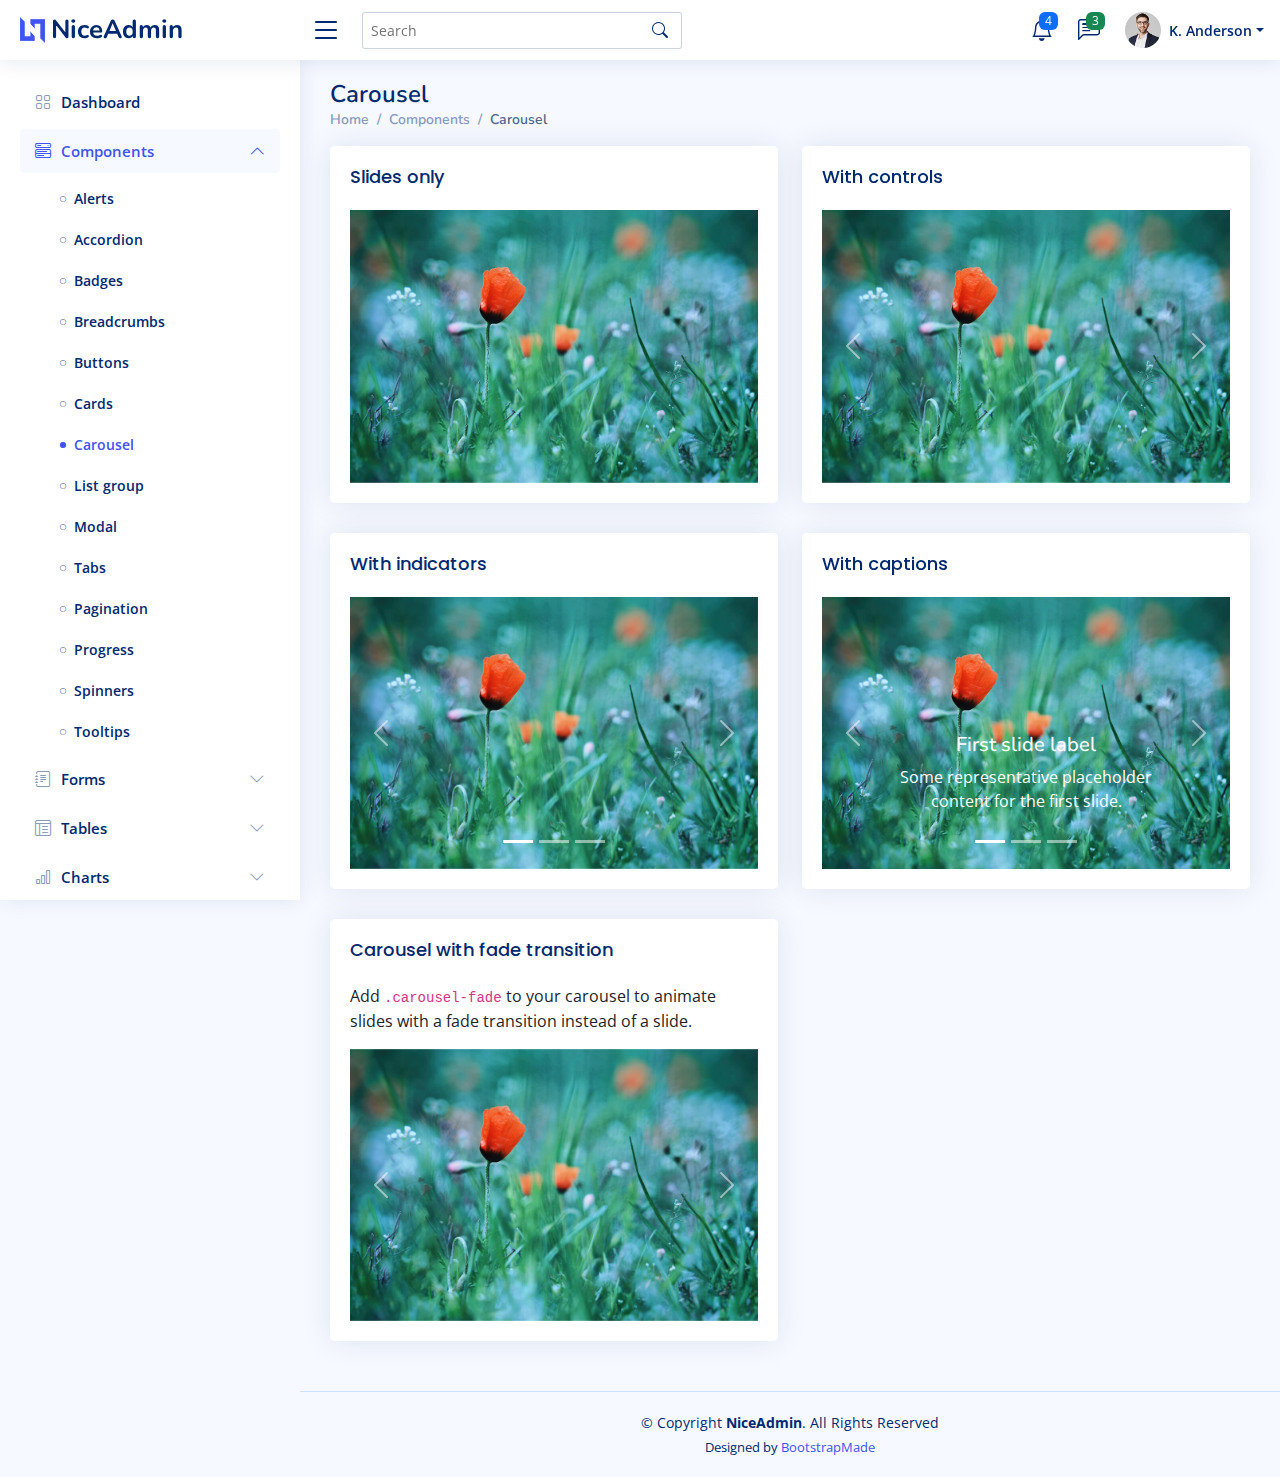
<file: NiceAdmin/components-carousel.html>
<!DOCTYPE html>
<html lang="en">

<head>
  <meta charset="utf-8">
  <meta content="width=device-width, initial-scale=1.0" name="viewport">

  <title>Components / Carousel - NiceAdmin Bootstrap Template</title>
  <meta content="" name="description">
  <meta content="" name="keywords">

  <!-- Favicons -->
  <link href="assets/img/favicon.png" rel="icon">
  <link href="assets/img/apple-touch-icon.png" rel="apple-touch-icon">

  <!-- Google Fonts -->
  <link href="https://fonts.gstatic.com" rel="preconnect">
  <link href="https://fonts.googleapis.com/css?family=Open+Sans:300,300i,400,400i,600,600i,700,700i|Nunito:300,300i,400,400i,600,600i,700,700i|Poppins:300,300i,400,400i,500,500i,600,600i,700,700i" rel="stylesheet">

  <!-- Vendor CSS Files -->
  <link href="assets/vendor/bootstrap/css/bootstrap.min.css" rel="stylesheet">
  <link href="assets/vendor/bootstrap-icons/bootstrap-icons.css" rel="stylesheet">
  <link href="assets/vendor/boxicons/css/boxicons.min.css" rel="stylesheet">
  <link href="assets/vendor/quill/quill.snow.css" rel="stylesheet">
  <link href="assets/vendor/quill/quill.bubble.css" rel="stylesheet">
  <link href="assets/vendor/remixicon/remixicon.css" rel="stylesheet">
  <link href="assets/vendor/simple-datatables/style.css" rel="stylesheet">

  <!-- Template Main CSS File -->
  <link href="assets/css/style.css" rel="stylesheet">

  <!-- =======================================================
  * Template Name: NiceAdmin
  * Updated: Jan 29 2024 with Bootstrap v5.3.2
  * Template URL: https://bootstrapmade.com/nice-admin-bootstrap-admin-html-template/
  * Author: BootstrapMade.com
  * License: https://bootstrapmade.com/license/
  ======================================================== -->
</head>

<body>

  <!-- ======= Header ======= -->
  <header id="header" class="header fixed-top d-flex align-items-center">

    <div class="d-flex align-items-center justify-content-between">
      <a href="index.html" class="logo d-flex align-items-center">
        <img src="assets/img/logo.png" alt="">
        <span class="d-none d-lg-block">NiceAdmin</span>
      </a>
      <i class="bi bi-list toggle-sidebar-btn"></i>
    </div><!-- End Logo -->

    <div class="search-bar">
      <form class="search-form d-flex align-items-center" method="POST" action="#">
        <input type="text" name="query" placeholder="Search" title="Enter search keyword">
        <button type="submit" title="Search"><i class="bi bi-search"></i></button>
      </form>
    </div><!-- End Search Bar -->

    <nav class="header-nav ms-auto">
      <ul class="d-flex align-items-center">

        <li class="nav-item d-block d-lg-none">
          <a class="nav-link nav-icon search-bar-toggle " href="#">
            <i class="bi bi-search"></i>
          </a>
        </li><!-- End Search Icon-->

        <li class="nav-item dropdown">

          <a class="nav-link nav-icon" href="#" data-bs-toggle="dropdown">
            <i class="bi bi-bell"></i>
            <span class="badge bg-primary badge-number">4</span>
          </a><!-- End Notification Icon -->

          <ul class="dropdown-menu dropdown-menu-end dropdown-menu-arrow notifications">
            <li class="dropdown-header">
              You have 4 new notifications
              <a href="#"><span class="badge rounded-pill bg-primary p-2 ms-2">View all</span></a>
            </li>
            <li>
              <hr class="dropdown-divider">
            </li>

            <li class="notification-item">
              <i class="bi bi-exclamation-circle text-warning"></i>
              <div>
                <h4>Lorem Ipsum</h4>
                <p>Quae dolorem earum veritatis oditseno</p>
                <p>30 min. ago</p>
              </div>
            </li>

            <li>
              <hr class="dropdown-divider">
            </li>

            <li class="notification-item">
              <i class="bi bi-x-circle text-danger"></i>
              <div>
                <h4>Atque rerum nesciunt</h4>
                <p>Quae dolorem earum veritatis oditseno</p>
                <p>1 hr. ago</p>
              </div>
            </li>

            <li>
              <hr class="dropdown-divider">
            </li>

            <li class="notification-item">
              <i class="bi bi-check-circle text-success"></i>
              <div>
                <h4>Sit rerum fuga</h4>
                <p>Quae dolorem earum veritatis oditseno</p>
                <p>2 hrs. ago</p>
              </div>
            </li>

            <li>
              <hr class="dropdown-divider">
            </li>

            <li class="notification-item">
              <i class="bi bi-info-circle text-primary"></i>
              <div>
                <h4>Dicta reprehenderit</h4>
                <p>Quae dolorem earum veritatis oditseno</p>
                <p>4 hrs. ago</p>
              </div>
            </li>

            <li>
              <hr class="dropdown-divider">
            </li>
            <li class="dropdown-footer">
              <a href="#">Show all notifications</a>
            </li>

          </ul><!-- End Notification Dropdown Items -->

        </li><!-- End Notification Nav -->

        <li class="nav-item dropdown">

          <a class="nav-link nav-icon" href="#" data-bs-toggle="dropdown">
            <i class="bi bi-chat-left-text"></i>
            <span class="badge bg-success badge-number">3</span>
          </a><!-- End Messages Icon -->

          <ul class="dropdown-menu dropdown-menu-end dropdown-menu-arrow messages">
            <li class="dropdown-header">
              You have 3 new messages
              <a href="#"><span class="badge rounded-pill bg-primary p-2 ms-2">View all</span></a>
            </li>
            <li>
              <hr class="dropdown-divider">
            </li>

            <li class="message-item">
              <a href="#">
                <img src="assets/img/messages-1.jpg" alt="" class="rounded-circle">
                <div>
                  <h4>Maria Hudson</h4>
                  <p>Velit asperiores et ducimus soluta repudiandae labore officia est ut...</p>
                  <p>4 hrs. ago</p>
                </div>
              </a>
            </li>
            <li>
              <hr class="dropdown-divider">
            </li>

            <li class="message-item">
              <a href="#">
                <img src="assets/img/messages-2.jpg" alt="" class="rounded-circle">
                <div>
                  <h4>Anna Nelson</h4>
                  <p>Velit asperiores et ducimus soluta repudiandae labore officia est ut...</p>
                  <p>6 hrs. ago</p>
                </div>
              </a>
            </li>
            <li>
              <hr class="dropdown-divider">
            </li>

            <li class="message-item">
              <a href="#">
                <img src="assets/img/messages-3.jpg" alt="" class="rounded-circle">
                <div>
                  <h4>David Muldon</h4>
                  <p>Velit asperiores et ducimus soluta repudiandae labore officia est ut...</p>
                  <p>8 hrs. ago</p>
                </div>
              </a>
            </li>
            <li>
              <hr class="dropdown-divider">
            </li>

            <li class="dropdown-footer">
              <a href="#">Show all messages</a>
            </li>

          </ul><!-- End Messages Dropdown Items -->

        </li><!-- End Messages Nav -->

        <li class="nav-item dropdown pe-3">

          <a class="nav-link nav-profile d-flex align-items-center pe-0" href="#" data-bs-toggle="dropdown">
            <img src="assets/img/profile-img.jpg" alt="Profile" class="rounded-circle">
            <span class="d-none d-md-block dropdown-toggle ps-2">K. Anderson</span>
          </a><!-- End Profile Iamge Icon -->

          <ul class="dropdown-menu dropdown-menu-end dropdown-menu-arrow profile">
            <li class="dropdown-header">
              <h6>Kevin Anderson</h6>
              <span>Web Designer</span>
            </li>
            <li>
              <hr class="dropdown-divider">
            </li>

            <li>
              <a class="dropdown-item d-flex align-items-center" href="users-profile.html">
                <i class="bi bi-person"></i>
                <span>My Profile</span>
              </a>
            </li>
            <li>
              <hr class="dropdown-divider">
            </li>

            <li>
              <a class="dropdown-item d-flex align-items-center" href="users-profile.html">
                <i class="bi bi-gear"></i>
                <span>Account Settings</span>
              </a>
            </li>
            <li>
              <hr class="dropdown-divider">
            </li>

            <li>
              <a class="dropdown-item d-flex align-items-center" href="pages-faq.html">
                <i class="bi bi-question-circle"></i>
                <span>Need Help?</span>
              </a>
            </li>
            <li>
              <hr class="dropdown-divider">
            </li>

            <li>
              <a class="dropdown-item d-flex align-items-center" href="#">
                <i class="bi bi-box-arrow-right"></i>
                <span>Sign Out</span>
              </a>
            </li>

          </ul><!-- End Profile Dropdown Items -->
        </li><!-- End Profile Nav -->

      </ul>
    </nav><!-- End Icons Navigation -->

  </header><!-- End Header -->

  <!-- ======= Sidebar ======= -->
  <aside id="sidebar" class="sidebar">

    <ul class="sidebar-nav" id="sidebar-nav">

      <li class="nav-item">
        <a class="nav-link collapsed" href="index.html">
          <i class="bi bi-grid"></i>
          <span>Dashboard</span>
        </a>
      </li><!-- End Dashboard Nav -->

      <li class="nav-item">
        <a class="nav-link " data-bs-target="#components-nav" data-bs-toggle="collapse" href="#">
          <i class="bi bi-menu-button-wide"></i><span>Components</span><i class="bi bi-chevron-down ms-auto"></i>
        </a>
        <ul id="components-nav" class="nav-content collapse show" data-bs-parent="#sidebar-nav">
          <li>
            <a href="components-alerts.html">
              <i class="bi bi-circle"></i><span>Alerts</span>
            </a>
          </li>
          <li>
            <a href="components-accordion.html">
              <i class="bi bi-circle"></i><span>Accordion</span>
            </a>
          </li>
          <li>
            <a href="components-badges.html">
              <i class="bi bi-circle"></i><span>Badges</span>
            </a>
          </li>
          <li>
            <a href="components-breadcrumbs.html">
              <i class="bi bi-circle"></i><span>Breadcrumbs</span>
            </a>
          </li>
          <li>
            <a href="components-buttons.html">
              <i class="bi bi-circle"></i><span>Buttons</span>
            </a>
          </li>
          <li>
            <a href="components-cards.html">
              <i class="bi bi-circle"></i><span>Cards</span>
            </a>
          </li>
          <li>
            <a href="components-carousel.html" class="active">
              <i class="bi bi-circle"></i><span>Carousel</span>
            </a>
          </li>
          <li>
            <a href="components-list-group.html">
              <i class="bi bi-circle"></i><span>List group</span>
            </a>
          </li>
          <li>
            <a href="components-modal.html">
              <i class="bi bi-circle"></i><span>Modal</span>
            </a>
          </li>
          <li>
            <a href="components-tabs.html">
              <i class="bi bi-circle"></i><span>Tabs</span>
            </a>
          </li>
          <li>
            <a href="components-pagination.html">
              <i class="bi bi-circle"></i><span>Pagination</span>
            </a>
          </li>
          <li>
            <a href="components-progress.html">
              <i class="bi bi-circle"></i><span>Progress</span>
            </a>
          </li>
          <li>
            <a href="components-spinners.html">
              <i class="bi bi-circle"></i><span>Spinners</span>
            </a>
          </li>
          <li>
            <a href="components-tooltips.html">
              <i class="bi bi-circle"></i><span>Tooltips</span>
            </a>
          </li>
        </ul>
      </li><!-- End Components Nav -->

      <li class="nav-item">
        <a class="nav-link collapsed" data-bs-target="#forms-nav" data-bs-toggle="collapse" href="#">
          <i class="bi bi-journal-text"></i><span>Forms</span><i class="bi bi-chevron-down ms-auto"></i>
        </a>
        <ul id="forms-nav" class="nav-content collapse " data-bs-parent="#sidebar-nav">
          <li>
            <a href="forms-elements.html">
              <i class="bi bi-circle"></i><span>Form Elements</span>
            </a>
          </li>
          <li>
            <a href="forms-layouts.html">
              <i class="bi bi-circle"></i><span>Form Layouts</span>
            </a>
          </li>
          <li>
            <a href="forms-editors.html">
              <i class="bi bi-circle"></i><span>Form Editors</span>
            </a>
          </li>
          <li>
            <a href="forms-validation.html">
              <i class="bi bi-circle"></i><span>Form Validation</span>
            </a>
          </li>
        </ul>
      </li><!-- End Forms Nav -->

      <li class="nav-item">
        <a class="nav-link collapsed" data-bs-target="#tables-nav" data-bs-toggle="collapse" href="#">
          <i class="bi bi-layout-text-window-reverse"></i><span>Tables</span><i class="bi bi-chevron-down ms-auto"></i>
        </a>
        <ul id="tables-nav" class="nav-content collapse " data-bs-parent="#sidebar-nav">
          <li>
            <a href="tables-general.html">
              <i class="bi bi-circle"></i><span>General Tables</span>
            </a>
          </li>
          <li>
            <a href="tables-data.html">
              <i class="bi bi-circle"></i><span>Data Tables</span>
            </a>
          </li>
        </ul>
      </li><!-- End Tables Nav -->

      <li class="nav-item">
        <a class="nav-link collapsed" data-bs-target="#charts-nav" data-bs-toggle="collapse" href="#">
          <i class="bi bi-bar-chart"></i><span>Charts</span><i class="bi bi-chevron-down ms-auto"></i>
        </a>
        <ul id="charts-nav" class="nav-content collapse " data-bs-parent="#sidebar-nav">
          <li>
            <a href="charts-chartjs.html">
              <i class="bi bi-circle"></i><span>Chart.js</span>
            </a>
          </li>
          <li>
            <a href="charts-apexcharts.html">
              <i class="bi bi-circle"></i><span>ApexCharts</span>
            </a>
          </li>
          <li>
            <a href="charts-echarts.html">
              <i class="bi bi-circle"></i><span>ECharts</span>
            </a>
          </li>
        </ul>
      </li><!-- End Charts Nav -->

      <li class="nav-item">
        <a class="nav-link collapsed" data-bs-target="#icons-nav" data-bs-toggle="collapse" href="#">
          <i class="bi bi-gem"></i><span>Icons</span><i class="bi bi-chevron-down ms-auto"></i>
        </a>
        <ul id="icons-nav" class="nav-content collapse " data-bs-parent="#sidebar-nav">
          <li>
            <a href="icons-bootstrap.html">
              <i class="bi bi-circle"></i><span>Bootstrap Icons</span>
            </a>
          </li>
          <li>
            <a href="icons-remix.html">
              <i class="bi bi-circle"></i><span>Remix Icons</span>
            </a>
          </li>
          <li>
            <a href="icons-boxicons.html">
              <i class="bi bi-circle"></i><span>Boxicons</span>
            </a>
          </li>
        </ul>
      </li><!-- End Icons Nav -->

      <li class="nav-heading">Pages</li>

      <li class="nav-item">
        <a class="nav-link collapsed" href="users-profile.html">
          <i class="bi bi-person"></i>
          <span>Profile</span>
        </a>
      </li><!-- End Profile Page Nav -->

      <li class="nav-item">
        <a class="nav-link collapsed" href="pages-faq.html">
          <i class="bi bi-question-circle"></i>
          <span>F.A.Q</span>
        </a>
      </li><!-- End F.A.Q Page Nav -->

      <li class="nav-item">
        <a class="nav-link collapsed" href="pages-contact.html">
          <i class="bi bi-envelope"></i>
          <span>Contact</span>
        </a>
      </li><!-- End Contact Page Nav -->

      <li class="nav-item">
        <a class="nav-link collapsed" href="pages-register.html">
          <i class="bi bi-card-list"></i>
          <span>Register</span>
        </a>
      </li><!-- End Register Page Nav -->

      <li class="nav-item">
        <a class="nav-link collapsed" href="pages-login.html">
          <i class="bi bi-box-arrow-in-right"></i>
          <span>Login</span>
        </a>
      </li><!-- End Login Page Nav -->

      <li class="nav-item">
        <a class="nav-link collapsed" href="pages-error-404.html">
          <i class="bi bi-dash-circle"></i>
          <span>Error 404</span>
        </a>
      </li><!-- End Error 404 Page Nav -->

      <li class="nav-item">
        <a class="nav-link collapsed" href="pages-blank.html">
          <i class="bi bi-file-earmark"></i>
          <span>Blank</span>
        </a>
      </li><!-- End Blank Page Nav -->

    </ul>

  </aside><!-- End Sidebar-->

  <main id="main" class="main">

    <div class="pagetitle">
      <h1>Carousel</h1>
      <nav>
        <ol class="breadcrumb">
          <li class="breadcrumb-item"><a href="index.html">Home</a></li>
          <li class="breadcrumb-item">Components</li>
          <li class="breadcrumb-item active">Carousel</li>
        </ol>
      </nav>
    </div><!-- End Page Title -->

    <section class="section">
      <div class="row">
        <div class="col-lg-6">

          <div class="card">
            <div class="card-body">
              <h5 class="card-title">Slides only</h5>

              <!-- Slides only carousel -->
              <div id="carouselExampleSlidesOnly" class="carousel slide" data-bs-ride="carousel">
                <div class="carousel-inner">
                  <div class="carousel-item active">
                    <img src="assets/img/slides-1.jpg" class="d-block w-100" alt="...">
                  </div>
                  <div class="carousel-item">
                    <img src="assets/img/slides-2.jpg" class="d-block w-100" alt="...">
                  </div>
                  <div class="carousel-item">
                    <img src="assets/img/slides-3.jpg" class="d-block w-100" alt="...">
                  </div>
                </div>
              </div><!-- End Slides only carousel-->

            </div>
          </div>

          <div class="card">
            <div class="card-body">
              <h5 class="card-title">With indicators</h5>

              <!-- Slides with indicators -->
              <div id="carouselExampleIndicators" class="carousel slide" data-bs-ride="carousel">
                <div class="carousel-indicators">
                  <button type="button" data-bs-target="#carouselExampleIndicators" data-bs-slide-to="0" class="active" aria-current="true" aria-label="Slide 1"></button>
                  <button type="button" data-bs-target="#carouselExampleIndicators" data-bs-slide-to="1" aria-label="Slide 2"></button>
                  <button type="button" data-bs-target="#carouselExampleIndicators" data-bs-slide-to="2" aria-label="Slide 3"></button>
                </div>
                <div class="carousel-inner">
                  <div class="carousel-item active">
                    <img src="assets/img/slides-1.jpg" class="d-block w-100" alt="...">
                  </div>
                  <div class="carousel-item">
                    <img src="assets/img/slides-2.jpg" class="d-block w-100" alt="...">
                  </div>
                  <div class="carousel-item">
                    <img src="assets/img/slides-3.jpg" class="d-block w-100" alt="...">
                  </div>
                </div>

                <button class="carousel-control-prev" type="button" data-bs-target="#carouselExampleIndicators" data-bs-slide="prev">
                  <span class="carousel-control-prev-icon" aria-hidden="true"></span>
                  <span class="visually-hidden">Previous</span>
                </button>
                <button class="carousel-control-next" type="button" data-bs-target="#carouselExampleIndicators" data-bs-slide="next">
                  <span class="carousel-control-next-icon" aria-hidden="true"></span>
                  <span class="visually-hidden">Next</span>
                </button>

              </div><!-- End Slides with indicators -->

            </div>
          </div>

          <div class="card">
            <div class="card-body">
              <h5 class="card-title">Carousel with fade transition</h5>
              <p>Add <code>.carousel-fade</code> to your carousel to animate slides with a fade transition instead of a slide.</p>

              <!-- Slides with fade transition -->
              <div id="carouselExampleFade" class="carousel slide carousel-fade" data-bs-ride="carousel">
                <div class="carousel-inner">
                  <div class="carousel-item active">
                    <img src="assets/img/slides-1.jpg" class="d-block w-100" alt="...">
                  </div>
                  <div class="carousel-item">
                    <img src="assets/img/slides-2.jpg" class="d-block w-100" alt="...">
                  </div>
                  <div class="carousel-item">
                    <img src="assets/img/slides-3.jpg" class="d-block w-100" alt="...">
                  </div>
                </div>

                <button class="carousel-control-prev" type="button" data-bs-target="#carouselExampleFade" data-bs-slide="prev">
                  <span class="carousel-control-prev-icon" aria-hidden="true"></span>
                  <span class="visually-hidden">Previous</span>
                </button>
                <button class="carousel-control-next" type="button" data-bs-target="#carouselExampleFade" data-bs-slide="next">
                  <span class="carousel-control-next-icon" aria-hidden="true"></span>
                  <span class="visually-hidden">Next</span>
                </button>

              </div><!-- End Slides with fade transition -->

            </div>
          </div>

        </div>

        <div class="col-lg-6">

          <div class="card">
            <div class="card-body">
              <h5 class="card-title">With controls</h5>

              <!-- Slides with controls -->
              <div id="carouselExampleControls" class="carousel slide" data-bs-ride="carousel">
                <div class="carousel-inner">
                  <div class="carousel-item active">
                    <img src="assets/img/slides-1.jpg" class="d-block w-100" alt="...">
                  </div>
                  <div class="carousel-item">
                    <img src="assets/img/slides-2.jpg" class="d-block w-100" alt="...">
                  </div>
                  <div class="carousel-item">
                    <img src="assets/img/slides-3.jpg" class="d-block w-100" alt="...">
                  </div>
                </div>

                <button class="carousel-control-prev" type="button" data-bs-target="#carouselExampleControls" data-bs-slide="prev">
                  <span class="carousel-control-prev-icon" aria-hidden="true"></span>
                  <span class="visually-hidden">Previous</span>
                </button>
                <button class="carousel-control-next" type="button" data-bs-target="#carouselExampleControls" data-bs-slide="next">
                  <span class="carousel-control-next-icon" aria-hidden="true"></span>
                  <span class="visually-hidden">Next</span>
                </button>

              </div><!-- End Slides with controls -->

            </div>
          </div>

          <div class="card">
            <div class="card-body">
              <h5 class="card-title">With captions</h5>

              <!-- Slides with captions -->
              <div id="carouselExampleCaptions" class="carousel slide" data-bs-ride="carousel">
                <div class="carousel-indicators">
                  <button type="button" data-bs-target="#carouselExampleCaptions" data-bs-slide-to="0" class="active" aria-current="true" aria-label="Slide 1"></button>
                  <button type="button" data-bs-target="#carouselExampleCaptions" data-bs-slide-to="1" aria-label="Slide 2"></button>
                  <button type="button" data-bs-target="#carouselExampleCaptions" data-bs-slide-to="2" aria-label="Slide 3"></button>
                </div>
                <div class="carousel-inner">
                  <div class="carousel-item active">
                    <img src="assets/img/slides-1.jpg" class="d-block w-100" alt="...">
                    <div class="carousel-caption d-none d-md-block">
                      <h5>First slide label</h5>
                      <p>Some representative placeholder content for the first slide.</p>
                    </div>
                  </div>
                  <div class="carousel-item">
                    <img src="assets/img/slides-2.jpg" class="d-block w-100" alt="...">
                    <div class="carousel-caption d-none d-md-block">
                      <h5>Second slide label</h5>
                      <p>Some representative placeholder content for the second slide.</p>
                    </div>
                  </div>
                  <div class="carousel-item">
                    <img src="assets/img/slides-3.jpg" class="d-block w-100" alt="...">
                    <div class="carousel-caption d-none d-md-block">
                      <h5>Third slide label</h5>
                      <p>Some representative placeholder content for the third slide.</p>
                    </div>
                  </div>
                </div>

                <button class="carousel-control-prev" type="button" data-bs-target="#carouselExampleCaptions" data-bs-slide="prev">
                  <span class="carousel-control-prev-icon" aria-hidden="true"></span>
                  <span class="visually-hidden">Previous</span>
                </button>
                <button class="carousel-control-next" type="button" data-bs-target="#carouselExampleCaptions" data-bs-slide="next">
                  <span class="carousel-control-next-icon" aria-hidden="true"></span>
                  <span class="visually-hidden">Next</span>
                </button>

              </div><!-- End Slides with captions -->

            </div>
          </div>

        </div>
      </div>
    </section>

  </main><!-- End #main -->

  <!-- ======= Footer ======= -->
  <footer id="footer" class="footer">
    <div class="copyright">
      &copy; Copyright <strong><span>NiceAdmin</span></strong>. All Rights Reserved
    </div>
    <div class="credits">
      <!-- All the links in the footer should remain intact. -->
      <!-- You can delete the links only if you purchased the pro version. -->
      <!-- Licensing information: https://bootstrapmade.com/license/ -->
      <!-- Purchase the pro version with working PHP/AJAX contact form: https://bootstrapmade.com/nice-admin-bootstrap-admin-html-template/ -->
      Designed by <a href="https://bootstrapmade.com/">BootstrapMade</a>
    </div>
  </footer><!-- End Footer -->

  <a href="#" class="back-to-top d-flex align-items-center justify-content-center"><i class="bi bi-arrow-up-short"></i></a>

  <!-- Vendor JS Files -->
  <script src="assets/vendor/apexcharts/apexcharts.min.js"></script>
  <script src="assets/vendor/bootstrap/js/bootstrap.bundle.min.js"></script>
  <script src="assets/vendor/chart.js/chart.umd.js"></script>
  <script src="assets/vendor/echarts/echarts.min.js"></script>
  <script src="assets/vendor/quill/quill.min.js"></script>
  <script src="assets/vendor/simple-datatables/simple-datatables.js"></script>
  <script src="assets/vendor/tinymce/tinymce.min.js"></script>
  <script src="assets/vendor/php-email-form/validate.js"></script>

  <!-- Template Main JS File -->
  <script src="assets/js/main.js"></script>

</body>

</html>
</file>
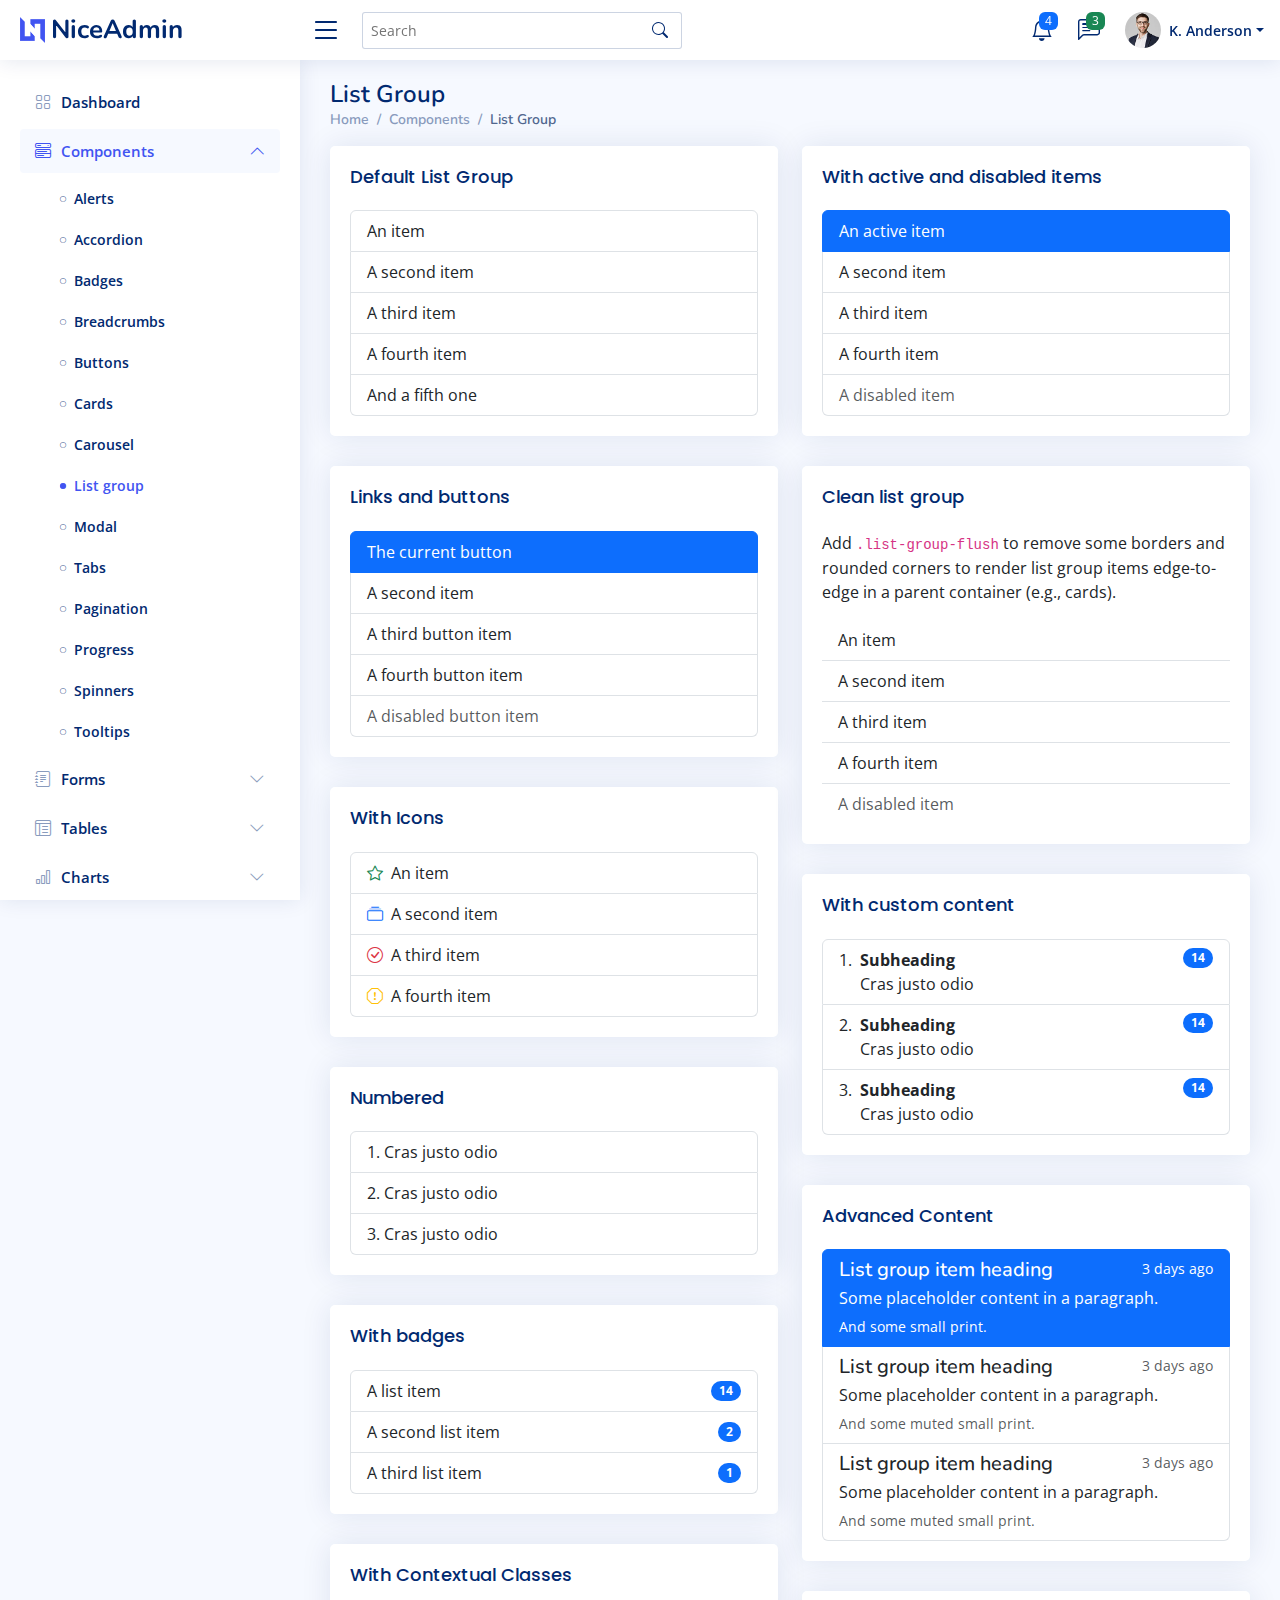
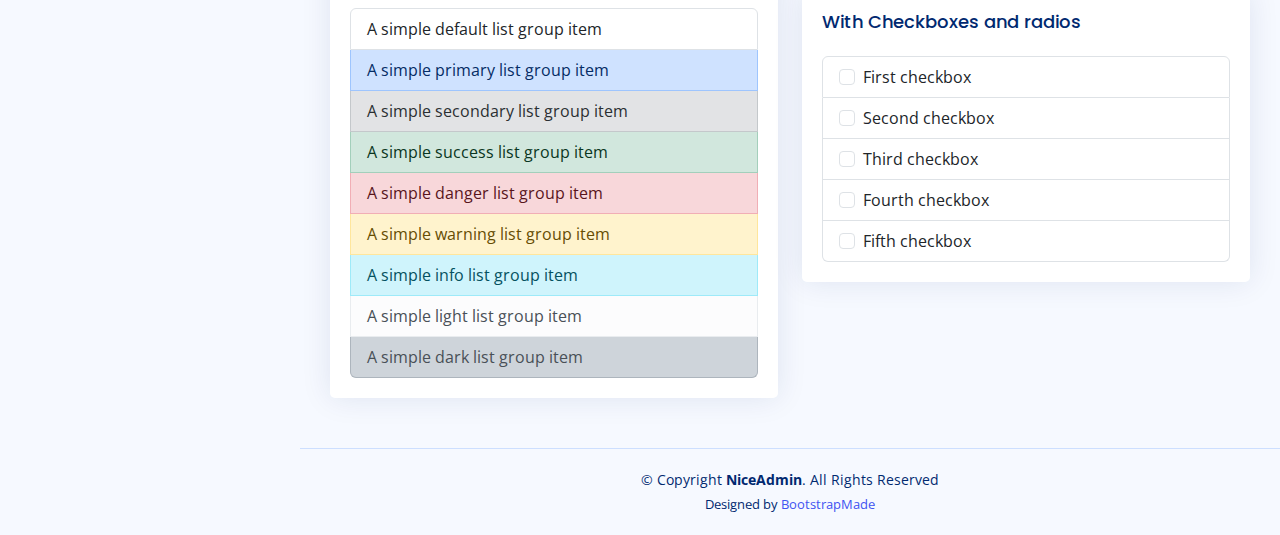
<file: NiceAdmin/components-list-group.html>
<!DOCTYPE html>
<html lang="en">

<head>
  <meta charset="utf-8">
  <meta content="width=device-width, initial-scale=1.0" name="viewport">

  <title>Components / List Group - NiceAdmin Bootstrap Template</title>
  <meta content="" name="description">
  <meta content="" name="keywords">

  <!-- Favicons -->
  <link href="assets/img/favicon.png" rel="icon">
  <link href="assets/img/apple-touch-icon.png" rel="apple-touch-icon">

  <!-- Google Fonts -->
  <link href="https://fonts.gstatic.com" rel="preconnect">
  <link href="https://fonts.googleapis.com/css?family=Open+Sans:300,300i,400,400i,600,600i,700,700i|Nunito:300,300i,400,400i,600,600i,700,700i|Poppins:300,300i,400,400i,500,500i,600,600i,700,700i" rel="stylesheet">

  <!-- Vendor CSS Files -->
  <link href="assets/vendor/bootstrap/css/bootstrap.min.css" rel="stylesheet">
  <link href="assets/vendor/bootstrap-icons/bootstrap-icons.css" rel="stylesheet">
  <link href="assets/vendor/boxicons/css/boxicons.min.css" rel="stylesheet">
  <link href="assets/vendor/quill/quill.snow.css" rel="stylesheet">
  <link href="assets/vendor/quill/quill.bubble.css" rel="stylesheet">
  <link href="assets/vendor/remixicon/remixicon.css" rel="stylesheet">
  <link href="assets/vendor/simple-datatables/style.css" rel="stylesheet">

  <!-- Template Main CSS File -->
  <link href="assets/css/style.css" rel="stylesheet">

  <!-- =======================================================
  * Template Name: NiceAdmin
  * Updated: Jan 29 2024 with Bootstrap v5.3.2
  * Template URL: https://bootstrapmade.com/nice-admin-bootstrap-admin-html-template/
  * Author: BootstrapMade.com
  * License: https://bootstrapmade.com/license/
  ======================================================== -->
</head>

<body>

  <!-- ======= Header ======= -->
  <header id="header" class="header fixed-top d-flex align-items-center">

    <div class="d-flex align-items-center justify-content-between">
      <a href="index.html" class="logo d-flex align-items-center">
        <img src="assets/img/logo.png" alt="">
        <span class="d-none d-lg-block">NiceAdmin</span>
      </a>
      <i class="bi bi-list toggle-sidebar-btn"></i>
    </div><!-- End Logo -->

    <div class="search-bar">
      <form class="search-form d-flex align-items-center" method="POST" action="#">
        <input type="text" name="query" placeholder="Search" title="Enter search keyword">
        <button type="submit" title="Search"><i class="bi bi-search"></i></button>
      </form>
    </div><!-- End Search Bar -->

    <nav class="header-nav ms-auto">
      <ul class="d-flex align-items-center">

        <li class="nav-item d-block d-lg-none">
          <a class="nav-link nav-icon search-bar-toggle " href="#">
            <i class="bi bi-search"></i>
          </a>
        </li><!-- End Search Icon-->

        <li class="nav-item dropdown">

          <a class="nav-link nav-icon" href="#" data-bs-toggle="dropdown">
            <i class="bi bi-bell"></i>
            <span class="badge bg-primary badge-number">4</span>
          </a><!-- End Notification Icon -->

          <ul class="dropdown-menu dropdown-menu-end dropdown-menu-arrow notifications">
            <li class="dropdown-header">
              You have 4 new notifications
              <a href="#"><span class="badge rounded-pill bg-primary p-2 ms-2">View all</span></a>
            </li>
            <li>
              <hr class="dropdown-divider">
            </li>

            <li class="notification-item">
              <i class="bi bi-exclamation-circle text-warning"></i>
              <div>
                <h4>Lorem Ipsum</h4>
                <p>Quae dolorem earum veritatis oditseno</p>
                <p>30 min. ago</p>
              </div>
            </li>

            <li>
              <hr class="dropdown-divider">
            </li>

            <li class="notification-item">
              <i class="bi bi-x-circle text-danger"></i>
              <div>
                <h4>Atque rerum nesciunt</h4>
                <p>Quae dolorem earum veritatis oditseno</p>
                <p>1 hr. ago</p>
              </div>
            </li>

            <li>
              <hr class="dropdown-divider">
            </li>

            <li class="notification-item">
              <i class="bi bi-check-circle text-success"></i>
              <div>
                <h4>Sit rerum fuga</h4>
                <p>Quae dolorem earum veritatis oditseno</p>
                <p>2 hrs. ago</p>
              </div>
            </li>

            <li>
              <hr class="dropdown-divider">
            </li>

            <li class="notification-item">
              <i class="bi bi-info-circle text-primary"></i>
              <div>
                <h4>Dicta reprehenderit</h4>
                <p>Quae dolorem earum veritatis oditseno</p>
                <p>4 hrs. ago</p>
              </div>
            </li>

            <li>
              <hr class="dropdown-divider">
            </li>
            <li class="dropdown-footer">
              <a href="#">Show all notifications</a>
            </li>

          </ul><!-- End Notification Dropdown Items -->

        </li><!-- End Notification Nav -->

        <li class="nav-item dropdown">

          <a class="nav-link nav-icon" href="#" data-bs-toggle="dropdown">
            <i class="bi bi-chat-left-text"></i>
            <span class="badge bg-success badge-number">3</span>
          </a><!-- End Messages Icon -->

          <ul class="dropdown-menu dropdown-menu-end dropdown-menu-arrow messages">
            <li class="dropdown-header">
              You have 3 new messages
              <a href="#"><span class="badge rounded-pill bg-primary p-2 ms-2">View all</span></a>
            </li>
            <li>
              <hr class="dropdown-divider">
            </li>

            <li class="message-item">
              <a href="#">
                <img src="assets/img/messages-1.jpg" alt="" class="rounded-circle">
                <div>
                  <h4>Maria Hudson</h4>
                  <p>Velit asperiores et ducimus soluta repudiandae labore officia est ut...</p>
                  <p>4 hrs. ago</p>
                </div>
              </a>
            </li>
            <li>
              <hr class="dropdown-divider">
            </li>

            <li class="message-item">
              <a href="#">
                <img src="assets/img/messages-2.jpg" alt="" class="rounded-circle">
                <div>
                  <h4>Anna Nelson</h4>
                  <p>Velit asperiores et ducimus soluta repudiandae labore officia est ut...</p>
                  <p>6 hrs. ago</p>
                </div>
              </a>
            </li>
            <li>
              <hr class="dropdown-divider">
            </li>

            <li class="message-item">
              <a href="#">
                <img src="assets/img/messages-3.jpg" alt="" class="rounded-circle">
                <div>
                  <h4>David Muldon</h4>
                  <p>Velit asperiores et ducimus soluta repudiandae labore officia est ut...</p>
                  <p>8 hrs. ago</p>
                </div>
              </a>
            </li>
            <li>
              <hr class="dropdown-divider">
            </li>

            <li class="dropdown-footer">
              <a href="#">Show all messages</a>
            </li>

          </ul><!-- End Messages Dropdown Items -->

        </li><!-- End Messages Nav -->

        <li class="nav-item dropdown pe-3">

          <a class="nav-link nav-profile d-flex align-items-center pe-0" href="#" data-bs-toggle="dropdown">
            <img src="assets/img/profile-img.jpg" alt="Profile" class="rounded-circle">
            <span class="d-none d-md-block dropdown-toggle ps-2">K. Anderson</span>
          </a><!-- End Profile Iamge Icon -->

          <ul class="dropdown-menu dropdown-menu-end dropdown-menu-arrow profile">
            <li class="dropdown-header">
              <h6>Kevin Anderson</h6>
              <span>Web Designer</span>
            </li>
            <li>
              <hr class="dropdown-divider">
            </li>

            <li>
              <a class="dropdown-item d-flex align-items-center" href="users-profile.html">
                <i class="bi bi-person"></i>
                <span>My Profile</span>
              </a>
            </li>
            <li>
              <hr class="dropdown-divider">
            </li>

            <li>
              <a class="dropdown-item d-flex align-items-center" href="users-profile.html">
                <i class="bi bi-gear"></i>
                <span>Account Settings</span>
              </a>
            </li>
            <li>
              <hr class="dropdown-divider">
            </li>

            <li>
              <a class="dropdown-item d-flex align-items-center" href="pages-faq.html">
                <i class="bi bi-question-circle"></i>
                <span>Need Help?</span>
              </a>
            </li>
            <li>
              <hr class="dropdown-divider">
            </li>

            <li>
              <a class="dropdown-item d-flex align-items-center" href="#">
                <i class="bi bi-box-arrow-right"></i>
                <span>Sign Out</span>
              </a>
            </li>

          </ul><!-- End Profile Dropdown Items -->
        </li><!-- End Profile Nav -->

      </ul>
    </nav><!-- End Icons Navigation -->

  </header><!-- End Header -->

  <!-- ======= Sidebar ======= -->
  <aside id="sidebar" class="sidebar">

    <ul class="sidebar-nav" id="sidebar-nav">

      <li class="nav-item">
        <a class="nav-link collapsed" href="index.html">
          <i class="bi bi-grid"></i>
          <span>Dashboard</span>
        </a>
      </li><!-- End Dashboard Nav -->

      <li class="nav-item">
        <a class="nav-link " data-bs-target="#components-nav" data-bs-toggle="collapse" href="#">
          <i class="bi bi-menu-button-wide"></i><span>Components</span><i class="bi bi-chevron-down ms-auto"></i>
        </a>
        <ul id="components-nav" class="nav-content collapse show" data-bs-parent="#sidebar-nav">
          <li>
            <a href="components-alerts.html">
              <i class="bi bi-circle"></i><span>Alerts</span>
            </a>
          </li>
          <li>
            <a href="components-accordion.html">
              <i class="bi bi-circle"></i><span>Accordion</span>
            </a>
          </li>
          <li>
            <a href="components-badges.html">
              <i class="bi bi-circle"></i><span>Badges</span>
            </a>
          </li>
          <li>
            <a href="components-breadcrumbs.html">
              <i class="bi bi-circle"></i><span>Breadcrumbs</span>
            </a>
          </li>
          <li>
            <a href="components-buttons.html">
              <i class="bi bi-circle"></i><span>Buttons</span>
            </a>
          </li>
          <li>
            <a href="components-cards.html">
              <i class="bi bi-circle"></i><span>Cards</span>
            </a>
          </li>
          <li>
            <a href="components-carousel.html">
              <i class="bi bi-circle"></i><span>Carousel</span>
            </a>
          </li>
          <li>
            <a href="components-list-group.html" class="active">
              <i class="bi bi-circle"></i><span>List group</span>
            </a>
          </li>
          <li>
            <a href="components-modal.html">
              <i class="bi bi-circle"></i><span>Modal</span>
            </a>
          </li>
          <li>
            <a href="components-tabs.html">
              <i class="bi bi-circle"></i><span>Tabs</span>
            </a>
          </li>
          <li>
            <a href="components-pagination.html">
              <i class="bi bi-circle"></i><span>Pagination</span>
            </a>
          </li>
          <li>
            <a href="components-progress.html">
              <i class="bi bi-circle"></i><span>Progress</span>
            </a>
          </li>
          <li>
            <a href="components-spinners.html">
              <i class="bi bi-circle"></i><span>Spinners</span>
            </a>
          </li>
          <li>
            <a href="components-tooltips.html">
              <i class="bi bi-circle"></i><span>Tooltips</span>
            </a>
          </li>
        </ul>
      </li><!-- End Components Nav -->

      <li class="nav-item">
        <a class="nav-link collapsed" data-bs-target="#forms-nav" data-bs-toggle="collapse" href="#">
          <i class="bi bi-journal-text"></i><span>Forms</span><i class="bi bi-chevron-down ms-auto"></i>
        </a>
        <ul id="forms-nav" class="nav-content collapse " data-bs-parent="#sidebar-nav">
          <li>
            <a href="forms-elements.html">
              <i class="bi bi-circle"></i><span>Form Elements</span>
            </a>
          </li>
          <li>
            <a href="forms-layouts.html">
              <i class="bi bi-circle"></i><span>Form Layouts</span>
            </a>
          </li>
          <li>
            <a href="forms-editors.html">
              <i class="bi bi-circle"></i><span>Form Editors</span>
            </a>
          </li>
          <li>
            <a href="forms-validation.html">
              <i class="bi bi-circle"></i><span>Form Validation</span>
            </a>
          </li>
        </ul>
      </li><!-- End Forms Nav -->

      <li class="nav-item">
        <a class="nav-link collapsed" data-bs-target="#tables-nav" data-bs-toggle="collapse" href="#">
          <i class="bi bi-layout-text-window-reverse"></i><span>Tables</span><i class="bi bi-chevron-down ms-auto"></i>
        </a>
        <ul id="tables-nav" class="nav-content collapse " data-bs-parent="#sidebar-nav">
          <li>
            <a href="tables-general.html">
              <i class="bi bi-circle"></i><span>General Tables</span>
            </a>
          </li>
          <li>
            <a href="tables-data.html">
              <i class="bi bi-circle"></i><span>Data Tables</span>
            </a>
          </li>
        </ul>
      </li><!-- End Tables Nav -->

      <li class="nav-item">
        <a class="nav-link collapsed" data-bs-target="#charts-nav" data-bs-toggle="collapse" href="#">
          <i class="bi bi-bar-chart"></i><span>Charts</span><i class="bi bi-chevron-down ms-auto"></i>
        </a>
        <ul id="charts-nav" class="nav-content collapse " data-bs-parent="#sidebar-nav">
          <li>
            <a href="charts-chartjs.html">
              <i class="bi bi-circle"></i><span>Chart.js</span>
            </a>
          </li>
          <li>
            <a href="charts-apexcharts.html">
              <i class="bi bi-circle"></i><span>ApexCharts</span>
            </a>
          </li>
          <li>
            <a href="charts-echarts.html">
              <i class="bi bi-circle"></i><span>ECharts</span>
            </a>
          </li>
        </ul>
      </li><!-- End Charts Nav -->

      <li class="nav-item">
        <a class="nav-link collapsed" data-bs-target="#icons-nav" data-bs-toggle="collapse" href="#">
          <i class="bi bi-gem"></i><span>Icons</span><i class="bi bi-chevron-down ms-auto"></i>
        </a>
        <ul id="icons-nav" class="nav-content collapse " data-bs-parent="#sidebar-nav">
          <li>
            <a href="icons-bootstrap.html">
              <i class="bi bi-circle"></i><span>Bootstrap Icons</span>
            </a>
          </li>
          <li>
            <a href="icons-remix.html">
              <i class="bi bi-circle"></i><span>Remix Icons</span>
            </a>
          </li>
          <li>
            <a href="icons-boxicons.html">
              <i class="bi bi-circle"></i><span>Boxicons</span>
            </a>
          </li>
        </ul>
      </li><!-- End Icons Nav -->

      <li class="nav-heading">Pages</li>

      <li class="nav-item">
        <a class="nav-link collapsed" href="users-profile.html">
          <i class="bi bi-person"></i>
          <span>Profile</span>
        </a>
      </li><!-- End Profile Page Nav -->

      <li class="nav-item">
        <a class="nav-link collapsed" href="pages-faq.html">
          <i class="bi bi-question-circle"></i>
          <span>F.A.Q</span>
        </a>
      </li><!-- End F.A.Q Page Nav -->

      <li class="nav-item">
        <a class="nav-link collapsed" href="pages-contact.html">
          <i class="bi bi-envelope"></i>
          <span>Contact</span>
        </a>
      </li><!-- End Contact Page Nav -->

      <li class="nav-item">
        <a class="nav-link collapsed" href="pages-register.html">
          <i class="bi bi-card-list"></i>
          <span>Register</span>
        </a>
      </li><!-- End Register Page Nav -->

      <li class="nav-item">
        <a class="nav-link collapsed" href="pages-login.html">
          <i class="bi bi-box-arrow-in-right"></i>
          <span>Login</span>
        </a>
      </li><!-- End Login Page Nav -->

      <li class="nav-item">
        <a class="nav-link collapsed" href="pages-error-404.html">
          <i class="bi bi-dash-circle"></i>
          <span>Error 404</span>
        </a>
      </li><!-- End Error 404 Page Nav -->

      <li class="nav-item">
        <a class="nav-link collapsed" href="pages-blank.html">
          <i class="bi bi-file-earmark"></i>
          <span>Blank</span>
        </a>
      </li><!-- End Blank Page Nav -->

    </ul>

  </aside><!-- End Sidebar-->

  <main id="main" class="main">

    <div class="pagetitle">
      <h1>List Group</h1>
      <nav>
        <ol class="breadcrumb">
          <li class="breadcrumb-item"><a href="index.html">Home</a></li>
          <li class="breadcrumb-item">Components</li>
          <li class="breadcrumb-item active">List Group</li>
        </ol>
      </nav>
    </div><!-- End Page Title -->

    <section class="section">
      <div class="row">
        <div class="col-lg-6">

          <div class="card">
            <div class="card-body">
              <h5 class="card-title">Default List Group</h5>

              <!-- Default List group -->
              <ul class="list-group">
                <li class="list-group-item">An item</li>
                <li class="list-group-item">A second item</li>
                <li class="list-group-item">A third item</li>
                <li class="list-group-item">A fourth item</li>
                <li class="list-group-item">And a fifth one</li>
              </ul><!-- End Default List group -->

            </div>
          </div>

          <div class="card">
            <div class="card-body">
              <h5 class="card-title">Links and buttons</h5>

              <!-- List group with Links and buttons -->
              <div class="list-group">
                <button type="button" class="list-group-item list-group-item-action active" aria-current="true">
                  The current button
                </button>
                <button type="button" class="list-group-item list-group-item-action">A second item</button>
                <button type="button" class="list-group-item list-group-item-action">A third button item</button>
                <button type="button" class="list-group-item list-group-item-action">A fourth button item</button>
                <button type="button" class="list-group-item list-group-item-action" disabled>A disabled button item</button>
              </div><!-- End List group with Links and buttons -->

            </div>
          </div>

          <div class="card">
            <div class="card-body">
              <h5 class="card-title">With Icons</h5>

              <!-- List group With Icons -->
              <ul class="list-group">
                <li class="list-group-item"><i class="bi bi-star me-1 text-success"></i> An item</li>
                <li class="list-group-item"><i class="bi bi-collection me-1 text-primary"></i> A second item</li>
                <li class="list-group-item"><i class="bi bi-check-circle me-1 text-danger"></i> A third item</li>
                <li class="list-group-item"><i class="bi bi-exclamation-octagon me-1 text-warning"></i> A fourth item</li>
              </ul><!-- End List group With Icons -->

            </div>
          </div>

          <div class="card">
            <div class="card-body">
              <h5 class="card-title">Numbered</h5>

              <!-- List group Numbered -->
              <ol class="list-group list-group-numbered">
                <li class="list-group-item">Cras justo odio</li>
                <li class="list-group-item">Cras justo odio</li>
                <li class="list-group-item">Cras justo odio</li>
              </ol><!-- End List group Numbered -->

            </div>
          </div>

          <div class="card">
            <div class="card-body">
              <h5 class="card-title">With badges</h5>

              <!-- List group With badges -->
              <ul class="list-group">
                <li class="list-group-item d-flex justify-content-between align-items-center">
                  A list item
                  <span class="badge bg-primary rounded-pill">14</span>
                </li>
                <li class="list-group-item d-flex justify-content-between align-items-center">
                  A second list item
                  <span class="badge bg-primary rounded-pill">2</span>
                </li>
                <li class="list-group-item d-flex justify-content-between align-items-center">
                  A third list item
                  <span class="badge bg-primary rounded-pill">1</span>
                </li>
              </ul><!-- End List With badges -->

            </div>
          </div>

          <div class="card">
            <div class="card-body">
              <h5 class="card-title">With Contextual Classes</h5>

              <!-- List group With Contextual classes -->
              <ul class="list-group">
                <li class="list-group-item">A simple default list group item</li>

                <li class="list-group-item list-group-item-primary">A simple primary list group item</li>
                <li class="list-group-item list-group-item-secondary">A simple secondary list group item</li>
                <li class="list-group-item list-group-item-success">A simple success list group item</li>
                <li class="list-group-item list-group-item-danger">A simple danger list group item</li>
                <li class="list-group-item list-group-item-warning">A simple warning list group item</li>
                <li class="list-group-item list-group-item-info">A simple info list group item</li>
                <li class="list-group-item list-group-item-light">A simple light list group item</li>
                <li class="list-group-item list-group-item-dark">A simple dark list group item</li>
              </ul><!-- End List Group With Contextual classes -->

            </div>
          </div>

        </div>

        <div class="col-lg-6">

          <div class="card">
            <div class="card-body">
              <h5 class="card-title">With active and disabled items</h5>

              <!-- List group with active and disabled items -->
              <ul class="list-group">
                <li class="list-group-item active" aria-current="true">An active item</li>
                <li class="list-group-item">A second item</li>
                <li class="list-group-item">A third item</li>
                <li class="list-group-item">A fourth item</li>
                <li class="list-group-item disabled" aria-disabled="true">A disabled item</li>
              </ul><!-- End ist group with active and disabled items -->

            </div>
          </div>

          <div class="card">
            <div class="card-body">
              <h5 class="card-title">Clean list group</h5>
              <p>Add <code>.list-group-flush</code> to remove some borders and rounded corners to render list group items edge-to-edge in a parent container (e.g., cards).</p>

              <!-- List group with active and disabled items -->
              <ul class="list-group list-group-flush">
                <li class="list-group-item">An item</li>
                <li class="list-group-item">A second item</li>
                <li class="list-group-item">A third item</li>
                <li class="list-group-item">A fourth item</li>
                <li class="list-group-item disabled" aria-disabled="true">A disabled item</li>
              </ul><!-- End Clean list group -->

            </div>
          </div>

          <div class="card">
            <div class="card-body">
              <h5 class="card-title">With custom content</h5>

              <!-- List group with custom content -->
              <ol class="list-group list-group-numbered">
                <li class="list-group-item d-flex justify-content-between align-items-start">
                  <div class="ms-2 me-auto">
                    <div class="fw-bold">Subheading</div>
                    Cras justo odio
                  </div>
                  <span class="badge bg-primary rounded-pill">14</span>
                </li>
                <li class="list-group-item d-flex justify-content-between align-items-start">
                  <div class="ms-2 me-auto">
                    <div class="fw-bold">Subheading</div>
                    Cras justo odio
                  </div>
                  <span class="badge bg-primary rounded-pill">14</span>
                </li>
                <li class="list-group-item d-flex justify-content-between align-items-start">
                  <div class="ms-2 me-auto">
                    <div class="fw-bold">Subheading</div>
                    Cras justo odio
                  </div>
                  <span class="badge bg-primary rounded-pill">14</span>
                </li>
              </ol><!-- End with custom content -->

            </div>
          </div>

          <div class="card">
            <div class="card-body">
              <h5 class="card-title">Advanced Content</h5>

              <!-- List group with Advanced Contents -->
              <div class="list-group">
                <a href="#" class="list-group-item list-group-item-action active" aria-current="true">
                  <div class="d-flex w-100 justify-content-between">
                    <h5 class="mb-1">List group item heading</h5>
                    <small>3 days ago</small>
                  </div>
                  <p class="mb-1">Some placeholder content in a paragraph.</p>
                  <small>And some small print.</small>
                </a>
                <a href="#" class="list-group-item list-group-item-action">
                  <div class="d-flex w-100 justify-content-between">
                    <h5 class="mb-1">List group item heading</h5>
                    <small class="text-muted">3 days ago</small>
                  </div>
                  <p class="mb-1">Some placeholder content in a paragraph.</p>
                  <small class="text-muted">And some muted small print.</small>
                </a>
                <a href="#" class="list-group-item list-group-item-action">
                  <div class="d-flex w-100 justify-content-between">
                    <h5 class="mb-1">List group item heading</h5>
                    <small class="text-muted">3 days ago</small>
                  </div>
                  <p class="mb-1">Some placeholder content in a paragraph.</p>
                  <small class="text-muted">And some muted small print.</small>
                </a>
              </div><!-- End List group Advanced Content -->

            </div>
          </div>

          <div class="card">
            <div class="card-body">
              <h5 class="card-title">With Checkboxes and radios</h5>

              <!-- List group With Checkboxes and radios -->
              <ul class="list-group">
                <li class="list-group-item">
                  <input class="form-check-input me-1" type="checkbox" value="" aria-label="...">
                  First checkbox
                </li>
                <li class="list-group-item">
                  <input class="form-check-input me-1" type="checkbox" value="" aria-label="...">
                  Second checkbox
                </li>
                <li class="list-group-item">
                  <input class="form-check-input me-1" type="checkbox" value="" aria-label="...">
                  Third checkbox
                </li>
                <li class="list-group-item">
                  <input class="form-check-input me-1" type="checkbox" value="" aria-label="...">
                  Fourth checkbox
                </li>
                <li class="list-group-item">
                  <input class="form-check-input me-1" type="checkbox" value="" aria-label="...">
                  Fifth checkbox
                </li>
              </ul><!-- End List Checkboxes and radios -->

            </div>
          </div>

        </div>

      </div>
    </section>

  </main><!-- End #main -->

  <!-- ======= Footer ======= -->
  <footer id="footer" class="footer">
    <div class="copyright">
      &copy; Copyright <strong><span>NiceAdmin</span></strong>. All Rights Reserved
    </div>
    <div class="credits">
      <!-- All the links in the footer should remain intact. -->
      <!-- You can delete the links only if you purchased the pro version. -->
      <!-- Licensing information: https://bootstrapmade.com/license/ -->
      <!-- Purchase the pro version with working PHP/AJAX contact form: https://bootstrapmade.com/nice-admin-bootstrap-admin-html-template/ -->
      Designed by <a href="https://bootstrapmade.com/">BootstrapMade</a>
    </div>
  </footer><!-- End Footer -->

  <a href="#" class="back-to-top d-flex align-items-center justify-content-center"><i class="bi bi-arrow-up-short"></i></a>

  <!-- Vendor JS Files -->
  <script src="assets/vendor/apexcharts/apexcharts.min.js"></script>
  <script src="assets/vendor/bootstrap/js/bootstrap.bundle.min.js"></script>
  <script src="assets/vendor/chart.js/chart.umd.js"></script>
  <script src="assets/vendor/echarts/echarts.min.js"></script>
  <script src="assets/vendor/quill/quill.min.js"></script>
  <script src="assets/vendor/simple-datatables/simple-datatables.js"></script>
  <script src="assets/vendor/tinymce/tinymce.min.js"></script>
  <script src="assets/vendor/php-email-form/validate.js"></script>

  <!-- Template Main JS File -->
  <script src="assets/js/main.js"></script>

</body>

</html>
</file>
<file: NiceAdmin/assets/vendor/quill/quill.snow.css>
/*!
 * Quill Editor v1.3.7
 * https://quilljs.com/
 * Copyright (c) 2014, Jason Chen
 * Copyright (c) 2013, salesforce.com
 */
.ql-container {
  box-sizing: border-box;
  font-family: Helvetica, Arial, sans-serif;
  font-size: 13px;
  height: 100%;
  margin: 0px;
  position: relative;
}
.ql-container.ql-disabled .ql-tooltip {
  visibility: hidden;
}
.ql-container.ql-disabled .ql-editor ul[data-checked] > li::before {
  pointer-events: none;
}
.ql-clipboard {
  left: -100000px;
  height: 1px;
  overflow-y: hidden;
  position: absolute;
  top: 50%;
}
.ql-clipboard p {
  margin: 0;
  padding: 0;
}
.ql-editor {
  box-sizing: border-box;
  line-height: 1.42;
  height: 100%;
  outline: none;
  overflow-y: auto;
  padding: 12px 15px;
  tab-size: 4;
  -moz-tab-size: 4;
  text-align: left;
  white-space: pre-wrap;
  word-wrap: break-word;
}
.ql-editor > * {
  cursor: text;
}
.ql-editor p,
.ql-editor ol,
.ql-editor ul,
.ql-editor pre,
.ql-editor blockquote,
.ql-editor h1,
.ql-editor h2,
.ql-editor h3,
.ql-editor h4,
.ql-editor h5,
.ql-editor h6 {
  margin: 0;
  padding: 0;
  counter-reset: list-1 list-2 list-3 list-4 list-5 list-6 list-7 list-8 list-9;
}
.ql-editor ol,
.ql-editor ul {
  padding-left: 1.5em;
}
.ql-editor ol > li,
.ql-editor ul > li {
  list-style-type: none;
}
.ql-editor ul > li::before {
  content: '\2022';
}
.ql-editor ul[data-checked=true],
.ql-editor ul[data-checked=false] {
  pointer-events: none;
}
.ql-editor ul[data-checked=true] > li *,
.ql-editor ul[data-checked=false] > li * {
  pointer-events: all;
}
.ql-editor ul[data-checked=true] > li::before,
.ql-editor ul[data-checked=false] > li::before {
  color: #777;
  cursor: pointer;
  pointer-events: all;
}
.ql-editor ul[data-checked=true] > li::before {
  content: '\2611';
}
.ql-editor ul[data-checked=false] > li::before {
  content: '\2610';
}
.ql-editor li::before {
  display: inline-block;
  white-space: nowrap;
  width: 1.2em;
}
.ql-editor li:not(.ql-direction-rtl)::before {
  margin-left: -1.5em;
  margin-right: 0.3em;
  text-align: right;
}
.ql-editor li.ql-direction-rtl::before {
  margin-left: 0.3em;
  margin-right: -1.5em;
}
.ql-editor ol li:not(.ql-direction-rtl),
.ql-editor ul li:not(.ql-direction-rtl) {
  padding-left: 1.5em;
}
.ql-editor ol li.ql-direction-rtl,
.ql-editor ul li.ql-direction-rtl {
  padding-right: 1.5em;
}
.ql-editor ol li {
  counter-reset: list-1 list-2 list-3 list-4 list-5 list-6 list-7 list-8 list-9;
  counter-increment: list-0;
}
.ql-editor ol li:before {
  content: counter(list-0, decimal) '. ';
}
.ql-editor ol li.ql-indent-1 {
  counter-increment: list-1;
}
.ql-editor ol li.ql-indent-1:before {
  content: counter(list-1, lower-alpha) '. ';
}
.ql-editor ol li.ql-indent-1 {
  counter-reset: list-2 list-3 list-4 list-5 list-6 list-7 list-8 list-9;
}
.ql-editor ol li.ql-indent-2 {
  counter-increment: list-2;
}
.ql-editor ol li.ql-indent-2:before {
  content: counter(list-2, lower-roman) '. ';
}
.ql-editor ol li.ql-indent-2 {
  counter-reset: list-3 list-4 list-5 list-6 list-7 list-8 list-9;
}
.ql-editor ol li.ql-indent-3 {
  counter-increment: list-3;
}
.ql-editor ol li.ql-indent-3:before {
  content: counter(list-3, decimal) '. ';
}
.ql-editor ol li.ql-indent-3 {
  counter-reset: list-4 list-5 list-6 list-7 list-8 list-9;
}
.ql-editor ol li.ql-indent-4 {
  counter-increment: list-4;
}
.ql-editor ol li.ql-indent-4:before {
  content: counter(list-4, lower-alpha) '. ';
}
.ql-editor ol li.ql-indent-4 {
  counter-reset: list-5 list-6 list-7 list-8 list-9;
}
.ql-editor ol li.ql-indent-5 {
  counter-increment: list-5;
}
.ql-editor ol li.ql-indent-5:before {
  content: counter(list-5, lower-roman) '. ';
}
.ql-editor ol li.ql-indent-5 {
  counter-reset: list-6 list-7 list-8 list-9;
}
.ql-editor ol li.ql-indent-6 {
  counter-increment: list-6;
}
.ql-editor ol li.ql-indent-6:before {
  content: counter(list-6, decimal) '. ';
}
.ql-editor ol li.ql-indent-6 {
  counter-reset: list-7 list-8 list-9;
}
.ql-editor ol li.ql-indent-7 {
  counter-increment: list-7;
}
.ql-editor ol li.ql-indent-7:before {
  content: counter(list-7, lower-alpha) '. ';
}
.ql-editor ol li.ql-indent-7 {
  counter-reset: list-8 list-9;
}
.ql-editor ol li.ql-indent-8 {
  counter-increment: list-8;
}
.ql-editor ol li.ql-indent-8:before {
  content: counter(list-8, lower-roman) '. ';
}
.ql-editor ol li.ql-indent-8 {
  counter-reset: list-9;
}
.ql-editor ol li.ql-indent-9 {
  counter-increment: list-9;
}
.ql-editor ol li.ql-indent-9:before {
  content: counter(list-9, decimal) '. ';
}
.ql-editor .ql-indent-1:not(.ql-direction-rtl) {
  padding-left: 3em;
}
.ql-editor li.ql-indent-1:not(.ql-direction-rtl) {
  padding-left: 4.5em;
}
.ql-editor .ql-indent-1.ql-direction-rtl.ql-align-right {
  padding-right: 3em;
}
.ql-editor li.ql-indent-1.ql-direction-rtl.ql-align-right {
  padding-right: 4.5em;
}
.ql-editor .ql-indent-2:not(.ql-direction-rtl) {
  padding-left: 6em;
}
.ql-editor li.ql-indent-2:not(.ql-direction-rtl) {
  padding-left: 7.5em;
}
.ql-editor .ql-indent-2.ql-direction-rtl.ql-align-right {
  padding-right: 6em;
}
.ql-editor li.ql-indent-2.ql-direction-rtl.ql-align-right {
  padding-right: 7.5em;
}
.ql-editor .ql-indent-3:not(.ql-direction-rtl) {
  padding-left: 9em;
}
.ql-editor li.ql-indent-3:not(.ql-direction-rtl) {
  padding-left: 10.5em;
}
.ql-editor .ql-indent-3.ql-direction-rtl.ql-align-right {
  padding-right: 9em;
}
.ql-editor li.ql-indent-3.ql-direction-rtl.ql-align-right {
  padding-right: 10.5em;
}
.ql-editor .ql-indent-4:not(.ql-direction-rtl) {
  padding-left: 12em;
}
.ql-editor li.ql-indent-4:not(.ql-direction-rtl) {
  padding-left: 13.5em;
}
.ql-editor .ql-indent-4.ql-direction-rtl.ql-align-right {
  padding-right: 12em;
}
.ql-editor li.ql-indent-4.ql-direction-rtl.ql-align-right {
  padding-right: 13.5em;
}
.ql-editor .ql-indent-5:not(.ql-direction-rtl) {
  padding-left: 15em;
}
.ql-editor li.ql-indent-5:not(.ql-direction-rtl) {
  padding-left: 16.5em;
}
.ql-editor .ql-indent-5.ql-direction-rtl.ql-align-right {
  padding-right: 15em;
}
.ql-editor li.ql-indent-5.ql-direction-rtl.ql-align-right {
  padding-right: 16.5em;
}
.ql-editor .ql-indent-6:not(.ql-direction-rtl) {
  padding-left: 18em;
}
.ql-editor li.ql-indent-6:not(.ql-direction-rtl) {
  padding-left: 19.5em;
}
.ql-editor .ql-indent-6.ql-direction-rtl.ql-align-right {
  padding-right: 18em;
}
.ql-editor li.ql-indent-6.ql-direction-rtl.ql-align-right {
  padding-right: 19.5em;
}
.ql-editor .ql-indent-7:not(.ql-direction-rtl) {
  padding-left: 21em;
}
.ql-editor li.ql-indent-7:not(.ql-direction-rtl) {
  padding-left: 22.5em;
}
.ql-editor .ql-indent-7.ql-direction-rtl.ql-align-right {
  padding-right: 21em;
}
.ql-editor li.ql-indent-7.ql-direction-rtl.ql-align-right {
  padding-right: 22.5em;
}
.ql-editor .ql-indent-8:not(.ql-direction-rtl) {
  padding-left: 24em;
}
.ql-editor li.ql-indent-8:not(.ql-direction-rtl) {
  padding-left: 25.5em;
}
.ql-editor .ql-indent-8.ql-direction-rtl.ql-align-right {
  padding-right: 24em;
}
.ql-editor li.ql-indent-8.ql-direction-rtl.ql-align-right {
  padding-right: 25.5em;
}
.ql-editor .ql-indent-9:not(.ql-direction-rtl) {
  padding-left: 27em;
}
.ql-editor li.ql-indent-9:not(.ql-direction-rtl) {
  padding-left: 28.5em;
}
.ql-editor .ql-indent-9.ql-direction-rtl.ql-align-right {
  padding-right: 27em;
}
.ql-editor li.ql-indent-9.ql-direction-rtl.ql-align-right {
  padding-right: 28.5em;
}
.ql-editor .ql-video {
  display: block;
  max-width: 100%;
}
.ql-editor .ql-video.ql-align-center {
  margin: 0 auto;
}
.ql-editor .ql-video.ql-align-right {
  margin: 0 0 0 auto;
}
.ql-editor .ql-bg-black {
  background-color: #000;
}
.ql-editor .ql-bg-red {
  background-color: #e60000;
}
.ql-editor .ql-bg-orange {
  background-color: #f90;
}
.ql-editor .ql-bg-yellow {
  background-color: #ff0;
}
.ql-editor .ql-bg-green {
  background-color: #008a00;
}
.ql-editor .ql-bg-blue {
  background-color: #06c;
}
.ql-editor .ql-bg-purple {
  background-color: #93f;
}
.ql-editor .ql-color-white {
  color: #fff;
}
.ql-editor .ql-color-red {
  color: #e60000;
}
.ql-editor .ql-color-orange {
  color: #f90;
}
.ql-editor .ql-color-yellow {
  color: #ff0;
}
.ql-editor .ql-color-green {
  color: #008a00;
}
.ql-editor .ql-color-blue {
  color: #06c;
}
.ql-editor .ql-color-purple {
  color: #93f;
}
.ql-editor .ql-font-serif {
  font-family: Georgia, Times New Roman, serif;
}
.ql-editor .ql-font-monospace {
  font-family: Monaco, Courier New, monospace;
}
.ql-editor .ql-size-small {
  font-size: 0.75em;
}
.ql-editor .ql-size-large {
  font-size: 1.5em;
}
.ql-editor .ql-size-huge {
  font-size: 2.5em;
}
.ql-editor .ql-direction-rtl {
  direction: rtl;
  text-align: inherit;
}
.ql-editor .ql-align-center {
  text-align: center;
}
.ql-editor .ql-align-justify {
  text-align: justify;
}
.ql-editor .ql-align-right {
  text-align: right;
}
.ql-editor.ql-blank::before {
  color: rgba(0,0,0,0.6);
  content: attr(data-placeholder);
  font-style: italic;
  left: 15px;
  pointer-events: none;
  position: absolute;
  right: 15px;
}
.ql-snow.ql-toolbar:after,
.ql-snow .ql-toolbar:after {
  clear: both;
  content: '';
  display: table;
}
.ql-snow.ql-toolbar button,
.ql-snow .ql-toolbar button {
  background: none;
  border: none;
  cursor: pointer;
  display: inline-block;
  float: left;
  height: 24px;
  padding: 3px 5px;
  width: 28px;
}
.ql-snow.ql-toolbar button svg,
.ql-snow .ql-toolbar button svg {
  float: left;
  height: 100%;
}
.ql-snow.ql-toolbar button:active:hover,
.ql-snow .ql-toolbar button:active:hover {
  outline: none;
}
.ql-snow.ql-toolbar input.ql-image[type=file],
.ql-snow .ql-toolbar input.ql-image[type=file] {
  display: none;
}
.ql-snow.ql-toolbar button:hover,
.ql-snow .ql-toolbar button:hover,
.ql-snow.ql-toolbar button:focus,
.ql-snow .ql-toolbar button:focus,
.ql-snow.ql-toolbar button.ql-active,
.ql-snow .ql-toolbar button.ql-active,
.ql-snow.ql-toolbar .ql-picker-label:hover,
.ql-snow .ql-toolbar .ql-picker-label:hover,
.ql-snow.ql-toolbar .ql-picker-label.ql-active,
.ql-snow .ql-toolbar .ql-picker-label.ql-active,
.ql-snow.ql-toolbar .ql-picker-item:hover,
.ql-snow .ql-toolbar .ql-picker-item:hover,
.ql-snow.ql-toolbar .ql-picker-item.ql-selected,
.ql-snow .ql-toolbar .ql-picker-item.ql-selected {
  color: #06c;
}
.ql-snow.ql-toolbar button:hover .ql-fill,
.ql-snow .ql-toolbar button:hover .ql-fill,
.ql-snow.ql-toolbar button:focus .ql-fill,
.ql-snow .ql-toolbar button:focus .ql-fill,
.ql-snow.ql-toolbar button.ql-active .ql-fill,
.ql-snow .ql-toolbar button.ql-active .ql-fill,
.ql-snow.ql-toolbar .ql-picker-label:hover .ql-fill,
.ql-snow .ql-toolbar .ql-picker-label:hover .ql-fill,
.ql-snow.ql-toolbar .ql-picker-label.ql-active .ql-fill,
.ql-snow .ql-toolbar .ql-picker-label.ql-active .ql-fill,
.ql-snow.ql-toolbar .ql-picker-item:hover .ql-fill,
.ql-snow .ql-toolbar .ql-picker-item:hover .ql-fill,
.ql-snow.ql-toolbar .ql-picker-item.ql-selected .ql-fill,
.ql-snow .ql-toolbar .ql-picker-item.ql-selected .ql-fill,
.ql-snow.ql-toolbar button:hover .ql-stroke.ql-fill,
.ql-snow .ql-toolbar button:hover .ql-stroke.ql-fill,
.ql-snow.ql-toolbar button:focus .ql-stroke.ql-fill,
.ql-snow .ql-toolbar button:focus .ql-stroke.ql-fill,
.ql-snow.ql-toolbar button.ql-active .ql-stroke.ql-fill,
.ql-snow .ql-toolbar button.ql-active .ql-stroke.ql-fill,
.ql-snow.ql-toolbar .ql-picker-label:hover .ql-stroke.ql-fill,
.ql-snow .ql-toolbar .ql-picker-label:hover .ql-stroke.ql-fill,
.ql-snow.ql-toolbar .ql-picker-label.ql-active .ql-stroke.ql-fill,
.ql-snow .ql-toolbar .ql-picker-label.ql-active .ql-stroke.ql-fill,
.ql-snow.ql-toolbar .ql-picker-item:hover .ql-stroke.ql-fill,
.ql-snow .ql-toolbar .ql-picker-item:hover .ql-stroke.ql-fill,
.ql-snow.ql-toolbar .ql-picker-item.ql-selected .ql-stroke.ql-fill,
.ql-snow .ql-toolbar .ql-picker-item.ql-selected .ql-stroke.ql-fill {
  fill: #06c;
}
.ql-snow.ql-toolbar button:hover .ql-stroke,
.ql-snow .ql-toolbar button:hover .ql-stroke,
.ql-snow.ql-toolbar button:focus .ql-stroke,
.ql-snow .ql-toolbar button:focus .ql-stroke,
.ql-snow.ql-toolbar button.ql-active .ql-stroke,
.ql-snow .ql-toolbar button.ql-active .ql-stroke,
.ql-snow.ql-toolbar .ql-picker-label:hover .ql-stroke,
.ql-snow .ql-toolbar .ql-picker-label:hover .ql-stroke,
.ql-snow.ql-toolbar .ql-picker-label.ql-active .ql-stroke,
.ql-snow .ql-toolbar .ql-picker-label.ql-active .ql-stroke,
.ql-snow.ql-toolbar .ql-picker-item:hover .ql-stroke,
.ql-snow .ql-toolbar .ql-picker-item:hover .ql-stroke,
.ql-snow.ql-toolbar .ql-picker-item.ql-selected .ql-stroke,
.ql-snow .ql-toolbar .ql-picker-item.ql-selected .ql-stroke,
.ql-snow.ql-toolbar button:hover .ql-stroke-miter,
.ql-snow .ql-toolbar button:hover .ql-stroke-miter,
.ql-snow.ql-toolbar button:focus .ql-stroke-miter,
.ql-snow .ql-toolbar button:focus .ql-stroke-miter,
.ql-snow.ql-toolbar button.ql-active .ql-stroke-miter,
.ql-snow .ql-toolbar button.ql-active .ql-stroke-miter,
.ql-snow.ql-toolbar .ql-picker-label:hover .ql-stroke-miter,
.ql-snow .ql-toolbar .ql-picker-label:hover .ql-stroke-miter,
.ql-snow.ql-toolbar .ql-picker-label.ql-active .ql-stroke-miter,
.ql-snow .ql-toolbar .ql-picker-label.ql-active .ql-stroke-miter,
.ql-snow.ql-toolbar .ql-picker-item:hover .ql-stroke-miter,
.ql-snow .ql-toolbar .ql-picker-item:hover .ql-stroke-miter,
.ql-snow.ql-toolbar .ql-picker-item.ql-selected .ql-stroke-miter,
.ql-snow .ql-toolbar .ql-picker-item.ql-selected .ql-stroke-miter {
  stroke: #06c;
}
@media (pointer: coarse) {
  .ql-snow.ql-toolbar button:hover:not(.ql-active),
  .ql-snow .ql-toolbar button:hover:not(.ql-active) {
    color: #444;
  }
  .ql-snow.ql-toolbar button:hover:not(.ql-active) .ql-fill,
  .ql-snow .ql-toolbar button:hover:not(.ql-active) .ql-fill,
  .ql-snow.ql-toolbar button:hover:not(.ql-active) .ql-stroke.ql-fill,
  .ql-snow .ql-toolbar button:hover:not(.ql-active) .ql-stroke.ql-fill {
    fill: #444;
  }
  .ql-snow.ql-toolbar button:hover:not(.ql-active) .ql-stroke,
  .ql-snow .ql-toolbar button:hover:not(.ql-active) .ql-stroke,
  .ql-snow.ql-toolbar button:hover:not(.ql-active) .ql-stroke-miter,
  .ql-snow .ql-toolbar button:hover:not(.ql-active) .ql-stroke-miter {
    stroke: #444;
  }
}
.ql-snow {
  box-sizing: border-box;
}
.ql-snow * {
  box-sizing: border-box;
}
.ql-snow .ql-hidden {
  display: none;
}
.ql-snow .ql-out-bottom,
.ql-snow .ql-out-top {
  visibility: hidden;
}
.ql-snow .ql-tooltip {
  position: absolute;
  transform: translateY(10px);
}
.ql-snow .ql-tooltip a {
  cursor: pointer;
  text-decoration: none;
}
.ql-snow .ql-tooltip.ql-flip {
  transform: translateY(-10px);
}
.ql-snow .ql-formats {
  display: inline-block;
  vertical-align: middle;
}
.ql-snow .ql-formats:after {
  clear: both;
  content: '';
  display: table;
}
.ql-snow .ql-stroke {
  fill: none;
  stroke: #444;
  stroke-linecap: round;
  stroke-linejoin: round;
  stroke-width: 2;
}
.ql-snow .ql-stroke-miter {
  fill: none;
  stroke: #444;
  stroke-miterlimit: 10;
  stroke-width: 2;
}
.ql-snow .ql-fill,
.ql-snow .ql-stroke.ql-fill {
  fill: #444;
}
.ql-snow .ql-empty {
  fill: none;
}
.ql-snow .ql-even {
  fill-rule: evenodd;
}
.ql-snow .ql-thin,
.ql-snow .ql-stroke.ql-thin {
  stroke-width: 1;
}
.ql-snow .ql-transparent {
  opacity: 0.4;
}
.ql-snow .ql-direction svg:last-child {
  display: none;
}
.ql-snow .ql-direction.ql-active svg:last-child {
  display: inline;
}
.ql-snow .ql-direction.ql-active svg:first-child {
  display: none;
}
.ql-snow .ql-editor h1 {
  font-size: 2em;
}
.ql-snow .ql-editor h2 {
  font-size: 1.5em;
}
.ql-snow .ql-editor h3 {
  font-size: 1.17em;
}
.ql-snow .ql-editor h4 {
  font-size: 1em;
}
.ql-snow .ql-editor h5 {
  font-size: 0.83em;
}
.ql-snow .ql-editor h6 {
  font-size: 0.67em;
}
.ql-snow .ql-editor a {
  text-decoration: underline;
}
.ql-snow .ql-editor blockquote {
  border-left: 4px solid #ccc;
  margin-bottom: 5px;
  margin-top: 5px;
  padding-left: 16px;
}
.ql-snow .ql-editor code,
.ql-snow .ql-editor pre {
  background-color: #f0f0f0;
  border-radius: 3px;
}
.ql-snow .ql-editor pre {
  white-space: pre-wrap;
  margin-bottom: 5px;
  margin-top: 5px;
  padding: 5px 10px;
}
.ql-snow .ql-editor code {
  font-size: 85%;
  padding: 2px 4px;
}
.ql-snow .ql-editor pre.ql-syntax {
  background-color: #23241f;
  color: #f8f8f2;
  overflow: visible;
}
.ql-snow .ql-editor img {
  max-width: 100%;
}
.ql-snow .ql-picker {
  color: #444;
  display: inline-block;
  float: left;
  font-size: 14px;
  font-weight: 500;
  height: 24px;
  position: relative;
  vertical-align: middle;
}
.ql-snow .ql-picker-label {
  cursor: pointer;
  display: inline-block;
  height: 100%;
  padding-left: 8px;
  padding-right: 2px;
  position: relative;
  width: 100%;
}
.ql-snow .ql-picker-label::before {
  display: inline-block;
  line-height: 22px;
}
.ql-snow .ql-picker-options {
  background-color: #fff;
  display: none;
  min-width: 100%;
  padding: 4px 8px;
  position: absolute;
  white-space: nowrap;
}
.ql-snow .ql-picker-options .ql-picker-item {
  cursor: pointer;
  display: block;
  padding-bottom: 5px;
  padding-top: 5px;
}
.ql-snow .ql-picker.ql-expanded .ql-picker-label {
  color: #ccc;
  z-index: 2;
}
.ql-snow .ql-picker.ql-expanded .ql-picker-label .ql-fill {
  fill: #ccc;
}
.ql-snow .ql-picker.ql-expanded .ql-picker-label .ql-stroke {
  stroke: #ccc;
}
.ql-snow .ql-picker.ql-expanded .ql-picker-options {
  display: block;
  margin-top: -1px;
  top: 100%;
  z-index: 1;
}
.ql-snow .ql-color-picker,
.ql-snow .ql-icon-picker {
  width: 28px;
}
.ql-snow .ql-color-picker .ql-picker-label,
.ql-snow .ql-icon-picker .ql-picker-label {
  padding: 2px 4px;
}
.ql-snow .ql-color-picker .ql-picker-label svg,
.ql-snow .ql-icon-picker .ql-picker-label svg {
  right: 4px;
}
.ql-snow .ql-icon-picker .ql-picker-options {
  padding: 4px 0px;
}
.ql-snow .ql-icon-picker .ql-picker-item {
  height: 24px;
  width: 24px;
  padding: 2px 4px;
}
.ql-snow .ql-color-picker .ql-picker-options {
  padding: 3px 5px;
  width: 152px;
}
.ql-snow .ql-color-picker .ql-picker-item {
  border: 1px solid transparent;
  float: left;
  height: 16px;
  margin: 2px;
  padding: 0px;
  width: 16px;
}
.ql-snow .ql-picker:not(.ql-color-picker):not(.ql-icon-picker) svg {
  position: absolute;
  margin-top: -9px;
  right: 0;
  top: 50%;
  width: 18px;
}
.ql-snow .ql-picker.ql-header .ql-picker-label[data-label]:not([data-label=''])::before,
.ql-snow .ql-picker.ql-font .ql-picker-label[data-label]:not([data-label=''])::before,
.ql-snow .ql-picker.ql-size .ql-picker-label[data-label]:not([data-label=''])::before,
.ql-snow .ql-picker.ql-header .ql-picker-item[data-label]:not([data-label=''])::before,
.ql-snow .ql-picker.ql-font .ql-picker-item[data-label]:not([data-label=''])::before,
.ql-snow .ql-picker.ql-size .ql-picker-item[data-label]:not([data-label=''])::before {
  content: attr(data-label);
}
.ql-snow .ql-picker.ql-header {
  width: 98px;
}
.ql-snow .ql-picker.ql-header .ql-picker-label::before,
.ql-snow .ql-picker.ql-header .ql-picker-item::before {
  content: 'Normal';
}
.ql-snow .ql-picker.ql-header .ql-picker-label[data-value="1"]::before,
.ql-snow .ql-picker.ql-header .ql-picker-item[data-value="1"]::before {
  content: 'Heading 1';
}
.ql-snow .ql-picker.ql-header .ql-picker-label[data-value="2"]::before,
.ql-snow .ql-picker.ql-header .ql-picker-item[data-value="2"]::before {
  content: 'Heading 2';
}
.ql-snow .ql-picker.ql-header .ql-picker-label[data-value="3"]::before,
.ql-snow .ql-picker.ql-header .ql-picker-item[data-value="3"]::before {
  content: 'Heading 3';
}
.ql-snow .ql-picker.ql-header .ql-picker-label[data-value="4"]::before,
.ql-snow .ql-picker.ql-header .ql-picker-item[data-value="4"]::before {
  content: 'Heading 4';
}
.ql-snow .ql-picker.ql-header .ql-picker-label[data-value="5"]::before,
.ql-snow .ql-picker.ql-header .ql-picker-item[data-value="5"]::before {
  content: 'Heading 5';
}
.ql-snow .ql-picker.ql-header .ql-picker-label[data-value="6"]::before,
.ql-snow .ql-picker.ql-header .ql-picker-item[data-value="6"]::before {
  content: 'Heading 6';
}
.ql-snow .ql-picker.ql-header .ql-picker-item[data-value="1"]::before {
  font-size: 2em;
}
.ql-snow .ql-picker.ql-header .ql-picker-item[data-value="2"]::before {
  font-size: 1.5em;
}
.ql-snow .ql-picker.ql-header .ql-picker-item[data-value="3"]::before {
  font-size: 1.17em;
}
.ql-snow .ql-picker.ql-header .ql-picker-item[data-value="4"]::before {
  font-size: 1em;
}
.ql-snow .ql-picker.ql-header .ql-picker-item[data-value="5"]::before {
  font-size: 0.83em;
}
.ql-snow .ql-picker.ql-header .ql-picker-item[data-value="6"]::before {
  font-size: 0.67em;
}
.ql-snow .ql-picker.ql-font {
  width: 108px;
}
.ql-snow .ql-picker.ql-font .ql-picker-label::before,
.ql-snow .ql-picker.ql-font .ql-picker-item::before {
  content: 'Sans Serif';
}
.ql-snow .ql-picker.ql-font .ql-picker-label[data-value=serif]::before,
.ql-snow .ql-picker.ql-font .ql-picker-item[data-value=serif]::before {
  content: 'Serif';
}
.ql-snow .ql-picker.ql-font .ql-picker-label[data-value=monospace]::before,
.ql-snow .ql-picker.ql-font .ql-picker-item[data-value=monospace]::before {
  content: 'Monospace';
}
.ql-snow .ql-picker.ql-font .ql-picker-item[data-value=serif]::before {
  font-family: Georgia, Times New Roman, serif;
}
.ql-snow .ql-picker.ql-font .ql-picker-item[data-value=monospace]::before {
  font-family: Monaco, Courier New, monospace;
}
.ql-snow .ql-picker.ql-size {
  width: 98px;
}
.ql-snow .ql-picker.ql-size .ql-picker-label::before,
.ql-snow .ql-picker.ql-size .ql-picker-item::before {
  content: 'Normal';
}
.ql-snow .ql-picker.ql-size .ql-picker-label[data-value=small]::before,
.ql-snow .ql-picker.ql-size .ql-picker-item[data-value=small]::before {
  content: 'Small';
}
.ql-snow .ql-picker.ql-size .ql-picker-label[data-value=large]::before,
.ql-snow .ql-picker.ql-size .ql-picker-item[data-value=large]::before {
  content: 'Large';
}
.ql-snow .ql-picker.ql-size .ql-picker-label[data-value=huge]::before,
.ql-snow .ql-picker.ql-size .ql-picker-item[data-value=huge]::before {
  content: 'Huge';
}
.ql-snow .ql-picker.ql-size .ql-picker-item[data-value=small]::before {
  font-size: 10px;
}
.ql-snow .ql-picker.ql-size .ql-picker-item[data-value=large]::before {
  font-size: 18px;
}
.ql-snow .ql-picker.ql-size .ql-picker-item[data-value=huge]::before {
  font-size: 32px;
}
.ql-snow .ql-color-picker.ql-background .ql-picker-item {
  background-color: #fff;
}
.ql-snow .ql-color-picker.ql-color .ql-picker-item {
  background-color: #000;
}
.ql-toolbar.ql-snow {
  border: 1px solid #ccc;
  box-sizing: border-box;
  font-family: 'Helvetica Neue', 'Helvetica', 'Arial', sans-serif;
  padding: 8px;
}
.ql-toolbar.ql-snow .ql-formats {
  margin-right: 15px;
}
.ql-toolbar.ql-snow .ql-picker-label {
  border: 1px solid transparent;
}
.ql-toolbar.ql-snow .ql-picker-options {
  border: 1px solid transparent;
  box-shadow: rgba(0,0,0,0.2) 0 2px 8px;
}
.ql-toolbar.ql-snow .ql-picker.ql-expanded .ql-picker-label {
  border-color: #ccc;
}
.ql-toolbar.ql-snow .ql-picker.ql-expanded .ql-picker-options {
  border-color: #ccc;
}
.ql-toolbar.ql-snow .ql-color-picker .ql-picker-item.ql-selected,
.ql-toolbar.ql-snow .ql-color-picker .ql-picker-item:hover {
  border-color: #000;
}
.ql-toolbar.ql-snow + .ql-container.ql-snow {
  border-top: 0px;
}
.ql-snow .ql-tooltip {
  background-color: #fff;
  border: 1px solid #ccc;
  box-shadow: 0px 0px 5px #ddd;
  color: #444;
  padding: 5px 12px;
  white-space: nowrap;
}
.ql-snow .ql-tooltip::before {
  content: "Visit URL:";
  line-height: 26px;
  margin-right: 8px;
}
.ql-snow .ql-tooltip input[type=text] {
  display: none;
  border: 1px solid #ccc;
  font-size: 13px;
  height: 26px;
  margin: 0px;
  padding: 3px 5px;
  width: 170px;
}
.ql-snow .ql-tooltip a.ql-preview {
  display: inline-block;
  max-width: 200px;
  overflow-x: hidden;
  text-overflow: ellipsis;
  vertical-align: top;
}
.ql-snow .ql-tooltip a.ql-action::after {
  border-right: 1px solid #ccc;
  content: 'Edit';
  margin-left: 16px;
  padding-right: 8px;
}
.ql-snow .ql-tooltip a.ql-remove::before {
  content: 'Remove';
  margin-left: 8px;
}
.ql-snow .ql-tooltip a {
  line-height: 26px;
}
.ql-snow .ql-tooltip.ql-editing a.ql-preview,
.ql-snow .ql-tooltip.ql-editing a.ql-remove {
  display: none;
}
.ql-snow .ql-tooltip.ql-editing input[type=text] {
  display: inline-block;
}
.ql-snow .ql-tooltip.ql-editing a.ql-action::after {
  border-right: 0px;
  content: 'Save';
  padding-right: 0px;
}
.ql-snow .ql-tooltip[data-mode=link]::before {
  content: "Enter link:";
}
.ql-snow .ql-tooltip[data-mode=formula]::before {
  content: "Enter formula:";
}
.ql-snow .ql-tooltip[data-mode=video]::before {
  content: "Enter video:";
}
.ql-snow a {
  color: #06c;
}
.ql-container.ql-snow {
  border: 1px solid #ccc;
}
</file>
<file: NiceAdmin/assets/vendor/quill/quill.bubble.css>
/*!
 * Quill Editor v1.3.7
 * https://quilljs.com/
 * Copyright (c) 2014, Jason Chen
 * Copyright (c) 2013, salesforce.com
 */
.ql-container {
  box-sizing: border-box;
  font-family: Helvetica, Arial, sans-serif;
  font-size: 13px;
  height: 100%;
  margin: 0px;
  position: relative;
}
.ql-container.ql-disabled .ql-tooltip {
  visibility: hidden;
}
.ql-container.ql-disabled .ql-editor ul[data-checked] > li::before {
  pointer-events: none;
}
.ql-clipboard {
  left: -100000px;
  height: 1px;
  overflow-y: hidden;
  position: absolute;
  top: 50%;
}
.ql-clipboard p {
  margin: 0;
  padding: 0;
}
.ql-editor {
  box-sizing: border-box;
  line-height: 1.42;
  height: 100%;
  outline: none;
  overflow-y: auto;
  padding: 12px 15px;
  tab-size: 4;
  -moz-tab-size: 4;
  text-align: left;
  white-space: pre-wrap;
  word-wrap: break-word;
}
.ql-editor > * {
  cursor: text;
}
.ql-editor p,
.ql-editor ol,
.ql-editor ul,
.ql-editor pre,
.ql-editor blockquote,
.ql-editor h1,
.ql-editor h2,
.ql-editor h3,
.ql-editor h4,
.ql-editor h5,
.ql-editor h6 {
  margin: 0;
  padding: 0;
  counter-reset: list-1 list-2 list-3 list-4 list-5 list-6 list-7 list-8 list-9;
}
.ql-editor ol,
.ql-editor ul {
  padding-left: 1.5em;
}
.ql-editor ol > li,
.ql-editor ul > li {
  list-style-type: none;
}
.ql-editor ul > li::before {
  content: '\2022';
}
.ql-editor ul[data-checked=true],
.ql-editor ul[data-checked=false] {
  pointer-events: none;
}
.ql-editor ul[data-checked=true] > li *,
.ql-editor ul[data-checked=false] > li * {
  pointer-events: all;
}
.ql-editor ul[data-checked=true] > li::before,
.ql-editor ul[data-checked=false] > li::before {
  color: #777;
  cursor: pointer;
  pointer-events: all;
}
.ql-editor ul[data-checked=true] > li::before {
  content: '\2611';
}
.ql-editor ul[data-checked=false] > li::before {
  content: '\2610';
}
.ql-editor li::before {
  display: inline-block;
  white-space: nowrap;
  width: 1.2em;
}
.ql-editor li:not(.ql-direction-rtl)::before {
  margin-left: -1.5em;
  margin-right: 0.3em;
  text-align: right;
}
.ql-editor li.ql-direction-rtl::before {
  margin-left: 0.3em;
  margin-right: -1.5em;
}
.ql-editor ol li:not(.ql-direction-rtl),
.ql-editor ul li:not(.ql-direction-rtl) {
  padding-left: 1.5em;
}
.ql-editor ol li.ql-direction-rtl,
.ql-editor ul li.ql-direction-rtl {
  padding-right: 1.5em;
}
.ql-editor ol li {
  counter-reset: list-1 list-2 list-3 list-4 list-5 list-6 list-7 list-8 list-9;
  counter-increment: list-0;
}
.ql-editor ol li:before {
  content: counter(list-0, decimal) '. ';
}
.ql-editor ol li.ql-indent-1 {
  counter-increment: list-1;
}
.ql-editor ol li.ql-indent-1:before {
  content: counter(list-1, lower-alpha) '. ';
}
.ql-editor ol li.ql-indent-1 {
  counter-reset: list-2 list-3 list-4 list-5 list-6 list-7 list-8 list-9;
}
.ql-editor ol li.ql-indent-2 {
  counter-increment: list-2;
}
.ql-editor ol li.ql-indent-2:before {
  content: counter(list-2, lower-roman) '. ';
}
.ql-editor ol li.ql-indent-2 {
  counter-reset: list-3 list-4 list-5 list-6 list-7 list-8 list-9;
}
.ql-editor ol li.ql-indent-3 {
  counter-increment: list-3;
}
.ql-editor ol li.ql-indent-3:before {
  content: counter(list-3, decimal) '. ';
}
.ql-editor ol li.ql-indent-3 {
  counter-reset: list-4 list-5 list-6 list-7 list-8 list-9;
}
.ql-editor ol li.ql-indent-4 {
  counter-increment: list-4;
}
.ql-editor ol li.ql-indent-4:before {
  content: counter(list-4, lower-alpha) '. ';
}
.ql-editor ol li.ql-indent-4 {
  counter-reset: list-5 list-6 list-7 list-8 list-9;
}
.ql-editor ol li.ql-indent-5 {
  counter-increment: list-5;
}
.ql-editor ol li.ql-indent-5:before {
  content: counter(list-5, lower-roman) '. ';
}
.ql-editor ol li.ql-indent-5 {
  counter-reset: list-6 list-7 list-8 list-9;
}
.ql-editor ol li.ql-indent-6 {
  counter-increment: list-6;
}
.ql-editor ol li.ql-indent-6:before {
  content: counter(list-6, decimal) '. ';
}
.ql-editor ol li.ql-indent-6 {
  counter-reset: list-7 list-8 list-9;
}
.ql-editor ol li.ql-indent-7 {
  counter-increment: list-7;
}
.ql-editor ol li.ql-indent-7:before {
  content: counter(list-7, lower-alpha) '. ';
}
.ql-editor ol li.ql-indent-7 {
  counter-reset: list-8 list-9;
}
.ql-editor ol li.ql-indent-8 {
  counter-increment: list-8;
}
.ql-editor ol li.ql-indent-8:before {
  content: counter(list-8, lower-roman) '. ';
}
.ql-editor ol li.ql-indent-8 {
  counter-reset: list-9;
}
.ql-editor ol li.ql-indent-9 {
  counter-increment: list-9;
}
.ql-editor ol li.ql-indent-9:before {
  content: counter(list-9, decimal) '. ';
}
.ql-editor .ql-indent-1:not(.ql-direction-rtl) {
  padding-left: 3em;
}
.ql-editor li.ql-indent-1:not(.ql-direction-rtl) {
  padding-left: 4.5em;
}
.ql-editor .ql-indent-1.ql-direction-rtl.ql-align-right {
  padding-right: 3em;
}
.ql-editor li.ql-indent-1.ql-direction-rtl.ql-align-right {
  padding-right: 4.5em;
}
.ql-editor .ql-indent-2:not(.ql-direction-rtl) {
  padding-left: 6em;
}
.ql-editor li.ql-indent-2:not(.ql-direction-rtl) {
  padding-left: 7.5em;
}
.ql-editor .ql-indent-2.ql-direction-rtl.ql-align-right {
  padding-right: 6em;
}
.ql-editor li.ql-indent-2.ql-direction-rtl.ql-align-right {
  padding-right: 7.5em;
}
.ql-editor .ql-indent-3:not(.ql-direction-rtl) {
  padding-left: 9em;
}
.ql-editor li.ql-indent-3:not(.ql-direction-rtl) {
  padding-left: 10.5em;
}
.ql-editor .ql-indent-3.ql-direction-rtl.ql-align-right {
  padding-right: 9em;
}
.ql-editor li.ql-indent-3.ql-direction-rtl.ql-align-right {
  padding-right: 10.5em;
}
.ql-editor .ql-indent-4:not(.ql-direction-rtl) {
  padding-left: 12em;
}
.ql-editor li.ql-indent-4:not(.ql-direction-rtl) {
  padding-left: 13.5em;
}
.ql-editor .ql-indent-4.ql-direction-rtl.ql-align-right {
  padding-right: 12em;
}
.ql-editor li.ql-indent-4.ql-direction-rtl.ql-align-right {
  padding-right: 13.5em;
}
.ql-editor .ql-indent-5:not(.ql-direction-rtl) {
  padding-left: 15em;
}
.ql-editor li.ql-indent-5:not(.ql-direction-rtl) {
  padding-left: 16.5em;
}
.ql-editor .ql-indent-5.ql-direction-rtl.ql-align-right {
  padding-right: 15em;
}
.ql-editor li.ql-indent-5.ql-direction-rtl.ql-align-right {
  padding-right: 16.5em;
}
.ql-editor .ql-indent-6:not(.ql-direction-rtl) {
  padding-left: 18em;
}
.ql-editor li.ql-indent-6:not(.ql-direction-rtl) {
  padding-left: 19.5em;
}
.ql-editor .ql-indent-6.ql-direction-rtl.ql-align-right {
  padding-right: 18em;
}
.ql-editor li.ql-indent-6.ql-direction-rtl.ql-align-right {
  padding-right: 19.5em;
}
.ql-editor .ql-indent-7:not(.ql-direction-rtl) {
  padding-left: 21em;
}
.ql-editor li.ql-indent-7:not(.ql-direction-rtl) {
  padding-left: 22.5em;
}
.ql-editor .ql-indent-7.ql-direction-rtl.ql-align-right {
  padding-right: 21em;
}
.ql-editor li.ql-indent-7.ql-direction-rtl.ql-align-right {
  padding-right: 22.5em;
}
.ql-editor .ql-indent-8:not(.ql-direction-rtl) {
  padding-left: 24em;
}
.ql-editor li.ql-indent-8:not(.ql-direction-rtl) {
  padding-left: 25.5em;
}
.ql-editor .ql-indent-8.ql-direction-rtl.ql-align-right {
  padding-right: 24em;
}
.ql-editor li.ql-indent-8.ql-direction-rtl.ql-align-right {
  padding-right: 25.5em;
}
.ql-editor .ql-indent-9:not(.ql-direction-rtl) {
  padding-left: 27em;
}
.ql-editor li.ql-indent-9:not(.ql-direction-rtl) {
  padding-left: 28.5em;
}
.ql-editor .ql-indent-9.ql-direction-rtl.ql-align-right {
  padding-right: 27em;
}
.ql-editor li.ql-indent-9.ql-direction-rtl.ql-align-right {
  padding-right: 28.5em;
}
.ql-editor .ql-video {
  display: block;
  max-width: 100%;
}
.ql-editor .ql-video.ql-align-center {
  margin: 0 auto;
}
.ql-editor .ql-video.ql-align-right {
  margin: 0 0 0 auto;
}
.ql-editor .ql-bg-black {
  background-color: #000;
}
.ql-editor .ql-bg-red {
  background-color: #e60000;
}
.ql-editor .ql-bg-orange {
  background-color: #f90;
}
.ql-editor .ql-bg-yellow {
  background-color: #ff0;
}
.ql-editor .ql-bg-green {
  background-color: #008a00;
}
.ql-editor .ql-bg-blue {
  background-color: #06c;
}
.ql-editor .ql-bg-purple {
  background-color: #93f;
}
.ql-editor .ql-color-white {
  color: #fff;
}
.ql-editor .ql-color-red {
  color: #e60000;
}
.ql-editor .ql-color-orange {
  color: #f90;
}
.ql-editor .ql-color-yellow {
  color: #ff0;
}
.ql-editor .ql-color-green {
  color: #008a00;
}
.ql-editor .ql-color-blue {
  color: #06c;
}
.ql-editor .ql-color-purple {
  color: #93f;
}
.ql-editor .ql-font-serif {
  font-family: Georgia, Times New Roman, serif;
}
.ql-editor .ql-font-monospace {
  font-family: Monaco, Courier New, monospace;
}
.ql-editor .ql-size-small {
  font-size: 0.75em;
}
.ql-editor .ql-size-large {
  font-size: 1.5em;
}
.ql-editor .ql-size-huge {
  font-size: 2.5em;
}
.ql-editor .ql-direction-rtl {
  direction: rtl;
  text-align: inherit;
}
.ql-editor .ql-align-center {
  text-align: center;
}
.ql-editor .ql-align-justify {
  text-align: justify;
}
.ql-editor .ql-align-right {
  text-align: right;
}
.ql-editor.ql-blank::before {
  color: rgba(0,0,0,0.6);
  content: attr(data-placeholder);
  font-style: italic;
  left: 15px;
  pointer-events: none;
  position: absolute;
  right: 15px;
}
.ql-bubble.ql-toolbar:after,
.ql-bubble .ql-toolbar:after {
  clear: both;
  content: '';
  display: table;
}
.ql-bubble.ql-toolbar button,
.ql-bubble .ql-toolbar button {
  background: none;
  border: none;
  cursor: pointer;
  display: inline-block;
  float: left;
  height: 24px;
  padding: 3px 5px;
  width: 28px;
}
.ql-bubble.ql-toolbar button svg,
.ql-bubble .ql-toolbar button svg {
  float: left;
  height: 100%;
}
.ql-bubble.ql-toolbar button:active:hover,
.ql-bubble .ql-toolbar button:active:hover {
  outline: none;
}
.ql-bubble.ql-toolbar input.ql-image[type=file],
.ql-bubble .ql-toolbar input.ql-image[type=file] {
  display: none;
}
.ql-bubble.ql-toolbar button:hover,
.ql-bubble .ql-toolbar button:hover,
.ql-bubble.ql-toolbar button:focus,
.ql-bubble .ql-toolbar button:focus,
.ql-bubble.ql-toolbar button.ql-active,
.ql-bubble .ql-toolbar button.ql-active,
.ql-bubble.ql-toolbar .ql-picker-label:hover,
.ql-bubble .ql-toolbar .ql-picker-label:hover,
.ql-bubble.ql-toolbar .ql-picker-label.ql-active,
.ql-bubble .ql-toolbar .ql-picker-label.ql-active,
.ql-bubble.ql-toolbar .ql-picker-item:hover,
.ql-bubble .ql-toolbar .ql-picker-item:hover,
.ql-bubble.ql-toolbar .ql-picker-item.ql-selected,
.ql-bubble .ql-toolbar .ql-picker-item.ql-selected {
  color: #fff;
}
.ql-bubble.ql-toolbar button:hover .ql-fill,
.ql-bubble .ql-toolbar button:hover .ql-fill,
.ql-bubble.ql-toolbar button:focus .ql-fill,
.ql-bubble .ql-toolbar button:focus .ql-fill,
.ql-bubble.ql-toolbar button.ql-active .ql-fill,
.ql-bubble .ql-toolbar button.ql-active .ql-fill,
.ql-bubble.ql-toolbar .ql-picker-label:hover .ql-fill,
.ql-bubble .ql-toolbar .ql-picker-label:hover .ql-fill,
.ql-bubble.ql-toolbar .ql-picker-label.ql-active .ql-fill,
.ql-bubble .ql-toolbar .ql-picker-label.ql-active .ql-fill,
.ql-bubble.ql-toolbar .ql-picker-item:hover .ql-fill,
.ql-bubble .ql-toolbar .ql-picker-item:hover .ql-fill,
.ql-bubble.ql-toolbar .ql-picker-item.ql-selected .ql-fill,
.ql-bubble .ql-toolbar .ql-picker-item.ql-selected .ql-fill,
.ql-bubble.ql-toolbar button:hover .ql-stroke.ql-fill,
.ql-bubble .ql-toolbar button:hover .ql-stroke.ql-fill,
.ql-bubble.ql-toolbar button:focus .ql-stroke.ql-fill,
.ql-bubble .ql-toolbar button:focus .ql-stroke.ql-fill,
.ql-bubble.ql-toolbar button.ql-active .ql-stroke.ql-fill,
.ql-bubble .ql-toolbar button.ql-active .ql-stroke.ql-fill,
.ql-bubble.ql-toolbar .ql-picker-label:hover .ql-stroke.ql-fill,
.ql-bubble .ql-toolbar .ql-picker-label:hover .ql-stroke.ql-fill,
.ql-bubble.ql-toolbar .ql-picker-label.ql-active .ql-stroke.ql-fill,
.ql-bubble .ql-toolbar .ql-picker-label.ql-active .ql-stroke.ql-fill,
.ql-bubble.ql-toolbar .ql-picker-item:hover .ql-stroke.ql-fill,
.ql-bubble .ql-toolbar .ql-picker-item:hover .ql-stroke.ql-fill,
.ql-bubble.ql-toolbar .ql-picker-item.ql-selected .ql-stroke.ql-fill,
.ql-bubble .ql-toolbar .ql-picker-item.ql-selected .ql-stroke.ql-fill {
  fill: #fff;
}
.ql-bubble.ql-toolbar button:hover .ql-stroke,
.ql-bubble .ql-toolbar button:hover .ql-stroke,
.ql-bubble.ql-toolbar button:focus .ql-stroke,
.ql-bubble .ql-toolbar button:focus .ql-stroke,
.ql-bubble.ql-toolbar button.ql-active .ql-stroke,
.ql-bubble .ql-toolbar button.ql-active .ql-stroke,
.ql-bubble.ql-toolbar .ql-picker-label:hover .ql-stroke,
.ql-bubble .ql-toolbar .ql-picker-label:hover .ql-stroke,
.ql-bubble.ql-toolbar .ql-picker-label.ql-active .ql-stroke,
.ql-bubble .ql-toolbar .ql-picker-label.ql-active .ql-stroke,
.ql-bubble.ql-toolbar .ql-picker-item:hover .ql-stroke,
.ql-bubble .ql-toolbar .ql-picker-item:hover .ql-stroke,
.ql-bubble.ql-toolbar .ql-picker-item.ql-selected .ql-stroke,
.ql-bubble .ql-toolbar .ql-picker-item.ql-selected .ql-stroke,
.ql-bubble.ql-toolbar button:hover .ql-stroke-miter,
.ql-bubble .ql-toolbar button:hover .ql-stroke-miter,
.ql-bubble.ql-toolbar button:focus .ql-stroke-miter,
.ql-bubble .ql-toolbar button:focus .ql-stroke-miter,
.ql-bubble.ql-toolbar button.ql-active .ql-stroke-miter,
.ql-bubble .ql-toolbar button.ql-active .ql-stroke-miter,
.ql-bubble.ql-toolbar .ql-picker-label:hover .ql-stroke-miter,
.ql-bubble .ql-toolbar .ql-picker-label:hover .ql-stroke-miter,
.ql-bubble.ql-toolbar .ql-picker-label.ql-active .ql-stroke-miter,
.ql-bubble .ql-toolbar .ql-picker-label.ql-active .ql-stroke-miter,
.ql-bubble.ql-toolbar .ql-picker-item:hover .ql-stroke-miter,
.ql-bubble .ql-toolbar .ql-picker-item:hover .ql-stroke-miter,
.ql-bubble.ql-toolbar .ql-picker-item.ql-selected .ql-stroke-miter,
.ql-bubble .ql-toolbar .ql-picker-item.ql-selected .ql-stroke-miter {
  stroke: #fff;
}
@media (pointer: coarse) {
  .ql-bubble.ql-toolbar button:hover:not(.ql-active),
  .ql-bubble .ql-toolbar button:hover:not(.ql-active) {
    color: #ccc;
  }
  .ql-bubble.ql-toolbar button:hover:not(.ql-active) .ql-fill,
  .ql-bubble .ql-toolbar button:hover:not(.ql-active) .ql-fill,
  .ql-bubble.ql-toolbar button:hover:not(.ql-active) .ql-stroke.ql-fill,
  .ql-bubble .ql-toolbar button:hover:not(.ql-active) .ql-stroke.ql-fill {
    fill: #ccc;
  }
  .ql-bubble.ql-toolbar button:hover:not(.ql-active) .ql-stroke,
  .ql-bubble .ql-toolbar button:hover:not(.ql-active) .ql-stroke,
  .ql-bubble.ql-toolbar button:hover:not(.ql-active) .ql-stroke-miter,
  .ql-bubble .ql-toolbar button:hover:not(.ql-active) .ql-stroke-miter {
    stroke: #ccc;
  }
}
.ql-bubble {
  box-sizing: border-box;
}
.ql-bubble * {
  box-sizing: border-box;
}
.ql-bubble .ql-hidden {
  display: none;
}
.ql-bubble .ql-out-bottom,
.ql-bubble .ql-out-top {
  visibility: hidden;
}
.ql-bubble .ql-tooltip {
  position: absolute;
  transform: translateY(10px);
}
.ql-bubble .ql-tooltip a {
  cursor: pointer;
  text-decoration: none;
}
.ql-bubble .ql-tooltip.ql-flip {
  transform: translateY(-10px);
}
.ql-bubble .ql-formats {
  display: inline-block;
  vertical-align: middle;
}
.ql-bubble .ql-formats:after {
  clear: both;
  content: '';
  display: table;
}
.ql-bubble .ql-stroke {
  fill: none;
  stroke: #ccc;
  stroke-linecap: round;
  stroke-linejoin: round;
  stroke-width: 2;
}
.ql-bubble .ql-stroke-miter {
  fill: none;
  stroke: #ccc;
  stroke-miterlimit: 10;
  stroke-width: 2;
}
.ql-bubble .ql-fill,
.ql-bubble .ql-stroke.ql-fill {
  fill: #ccc;
}
.ql-bubble .ql-empty {
  fill: none;
}
.ql-bubble .ql-even {
  fill-rule: evenodd;
}
.ql-bubble .ql-thin,
.ql-bubble .ql-stroke.ql-thin {
  stroke-width: 1;
}
.ql-bubble .ql-transparent {
  opacity: 0.4;
}
.ql-bubble .ql-direction svg:last-child {
  display: none;
}
.ql-bubble .ql-direction.ql-active svg:last-child {
  display: inline;
}
.ql-bubble .ql-direction.ql-active svg:first-child {
  display: none;
}
.ql-bubble .ql-editor h1 {
  font-size: 2em;
}
.ql-bubble .ql-editor h2 {
  font-size: 1.5em;
}
.ql-bubble .ql-editor h3 {
  font-size: 1.17em;
}
.ql-bubble .ql-editor h4 {
  font-size: 1em;
}
.ql-bubble .ql-editor h5 {
  font-size: 0.83em;
}
.ql-bubble .ql-editor h6 {
  font-size: 0.67em;
}
.ql-bubble .ql-editor a {
  text-decoration: underline;
}
.ql-bubble .ql-editor blockquote {
  border-left: 4px solid #ccc;
  margin-bottom: 5px;
  margin-top: 5px;
  padding-left: 16px;
}
.ql-bubble .ql-editor code,
.ql-bubble .ql-editor pre {
  background-color: #f0f0f0;
  border-radius: 3px;
}
.ql-bubble .ql-editor pre {
  white-space: pre-wrap;
  margin-bottom: 5px;
  margin-top: 5px;
  padding: 5px 10px;
}
.ql-bubble .ql-editor code {
  font-size: 85%;
  padding: 2px 4px;
}
.ql-bubble .ql-editor pre.ql-syntax {
  background-color: #23241f;
  color: #f8f8f2;
  overflow: visible;
}
.ql-bubble .ql-editor img {
  max-width: 100%;
}
.ql-bubble .ql-picker {
  color: #ccc;
  display: inline-block;
  float: left;
  font-size: 14px;
  font-weight: 500;
  height: 24px;
  position: relative;
  vertical-align: middle;
}
.ql-bubble .ql-picker-label {
  cursor: pointer;
  display: inline-block;
  height: 100%;
  padding-left: 8px;
  padding-right: 2px;
  position: relative;
  width: 100%;
}
.ql-bubble .ql-picker-label::before {
  display: inline-block;
  line-height: 22px;
}
.ql-bubble .ql-picker-options {
  background-color: #444;
  display: none;
  min-width: 100%;
  padding: 4px 8px;
  position: absolute;
  white-space: nowrap;
}
.ql-bubble .ql-picker-options .ql-picker-item {
  cursor: pointer;
  display: block;
  padding-bottom: 5px;
  padding-top: 5px;
}
.ql-bubble .ql-picker.ql-expanded .ql-picker-label {
  color: #777;
  z-index: 2;
}
.ql-bubble .ql-picker.ql-expanded .ql-picker-label .ql-fill {
  fill: #777;
}
.ql-bubble .ql-picker.ql-expanded .ql-picker-label .ql-stroke {
  stroke: #777;
}
.ql-bubble .ql-picker.ql-expanded .ql-picker-options {
  display: block;
  margin-top: -1px;
  top: 100%;
  z-index: 1;
}
.ql-bubble .ql-color-picker,
.ql-bubble .ql-icon-picker {
  width: 28px;
}
.ql-bubble .ql-color-picker .ql-picker-label,
.ql-bubble .ql-icon-picker .ql-picker-label {
  padding: 2px 4px;
}
.ql-bubble .ql-color-picker .ql-picker-label svg,
.ql-bubble .ql-icon-picker .ql-picker-label svg {
  right: 4px;
}
.ql-bubble .ql-icon-picker .ql-picker-options {
  padding: 4px 0px;
}
.ql-bubble .ql-icon-picker .ql-picker-item {
  height: 24px;
  width: 24px;
  padding: 2px 4px;
}
.ql-bubble .ql-color-picker .ql-picker-options {
  padding: 3px 5px;
  width: 152px;
}
.ql-bubble .ql-color-picker .ql-picker-item {
  border: 1px solid transparent;
  float: left;
  height: 16px;
  margin: 2px;
  padding: 0px;
  width: 16px;
}
.ql-bubble .ql-picker:not(.ql-color-picker):not(.ql-icon-picker) svg {
  position: absolute;
  margin-top: -9px;
  right: 0;
  top: 50%;
  width: 18px;
}
.ql-bubble .ql-picker.ql-header .ql-picker-label[data-label]:not([data-label=''])::before,
.ql-bubble .ql-picker.ql-font .ql-picker-label[data-label]:not([data-label=''])::before,
.ql-bubble .ql-picker.ql-size .ql-picker-label[data-label]:not([data-label=''])::before,
.ql-bubble .ql-picker.ql-header .ql-picker-item[data-label]:not([data-label=''])::before,
.ql-bubble .ql-picker.ql-font .ql-picker-item[data-label]:not([data-label=''])::before,
.ql-bubble .ql-picker.ql-size .ql-picker-item[data-label]:not([data-label=''])::before {
  content: attr(data-label);
}
.ql-bubble .ql-picker.ql-header {
  width: 98px;
}
.ql-bubble .ql-picker.ql-header .ql-picker-label::before,
.ql-bubble .ql-picker.ql-header .ql-picker-item::before {
  content: 'Normal';
}
.ql-bubble .ql-picker.ql-header .ql-picker-label[data-value="1"]::before,
.ql-bubble .ql-picker.ql-header .ql-picker-item[data-value="1"]::before {
  content: 'Heading 1';
}
.ql-bubble .ql-picker.ql-header .ql-picker-label[data-value="2"]::before,
.ql-bubble .ql-picker.ql-header .ql-picker-item[data-value="2"]::before {
  content: 'Heading 2';
}
.ql-bubble .ql-picker.ql-header .ql-picker-label[data-value="3"]::before,
.ql-bubble .ql-picker.ql-header .ql-picker-item[data-value="3"]::before {
  content: 'Heading 3';
}
.ql-bubble .ql-picker.ql-header .ql-picker-label[data-value="4"]::before,
.ql-bubble .ql-picker.ql-header .ql-picker-item[data-value="4"]::before {
  content: 'Heading 4';
}
.ql-bubble .ql-picker.ql-header .ql-picker-label[data-value="5"]::before,
.ql-bubble .ql-picker.ql-header .ql-picker-item[data-value="5"]::before {
  content: 'Heading 5';
}
.ql-bubble .ql-picker.ql-header .ql-picker-label[data-value="6"]::before,
.ql-bubble .ql-picker.ql-header .ql-picker-item[data-value="6"]::before {
  content: 'Heading 6';
}
.ql-bubble .ql-picker.ql-header .ql-picker-item[data-value="1"]::before {
  font-size: 2em;
}
.ql-bubble .ql-picker.ql-header .ql-picker-item[data-value="2"]::before {
  font-size: 1.5em;
}
.ql-bubble .ql-picker.ql-header .ql-picker-item[data-value="3"]::before {
  font-size: 1.17em;
}
.ql-bubble .ql-picker.ql-header .ql-picker-item[data-value="4"]::before {
  font-size: 1em;
}
.ql-bubble .ql-picker.ql-header .ql-picker-item[data-value="5"]::before {
  font-size: 0.83em;
}
.ql-bubble .ql-picker.ql-header .ql-picker-item[data-value="6"]::before {
  font-size: 0.67em;
}
.ql-bubble .ql-picker.ql-font {
  width: 108px;
}
.ql-bubble .ql-picker.ql-font .ql-picker-label::before,
.ql-bubble .ql-picker.ql-font .ql-picker-item::before {
  content: 'Sans Serif';
}
.ql-bubble .ql-picker.ql-font .ql-picker-label[data-value=serif]::before,
.ql-bubble .ql-picker.ql-font .ql-picker-item[data-value=serif]::before {
  content: 'Serif';
}
.ql-bubble .ql-picker.ql-font .ql-picker-label[data-value=monospace]::before,
.ql-bubble .ql-picker.ql-font .ql-picker-item[data-value=monospace]::before {
  content: 'Monospace';
}
.ql-bubble .ql-picker.ql-font .ql-picker-item[data-value=serif]::before {
  font-family: Georgia, Times New Roman, serif;
}
.ql-bubble .ql-picker.ql-font .ql-picker-item[data-value=monospace]::before {
  font-family: Monaco, Courier New, monospace;
}
.ql-bubble .ql-picker.ql-size {
  width: 98px;
}
.ql-bubble .ql-picker.ql-size .ql-picker-label::before,
.ql-bubble .ql-picker.ql-size .ql-picker-item::before {
  content: 'Normal';
}
.ql-bubble .ql-picker.ql-size .ql-picker-label[data-value=small]::before,
.ql-bubble .ql-picker.ql-size .ql-picker-item[data-value=small]::before {
  content: 'Small';
}
.ql-bubble .ql-picker.ql-size .ql-picker-label[data-value=large]::before,
.ql-bubble .ql-picker.ql-size .ql-picker-item[data-value=large]::before {
  content: 'Large';
}
.ql-bubble .ql-picker.ql-size .ql-picker-label[data-value=huge]::before,
.ql-bubble .ql-picker.ql-size .ql-picker-item[data-value=huge]::before {
  content: 'Huge';
}
.ql-bubble .ql-picker.ql-size .ql-picker-item[data-value=small]::before {
  font-size: 10px;
}
.ql-bubble .ql-picker.ql-size .ql-picker-item[data-value=large]::before {
  font-size: 18px;
}
.ql-bubble .ql-picker.ql-size .ql-picker-item[data-value=huge]::before {
  font-size: 32px;
}
.ql-bubble .ql-color-picker.ql-background .ql-picker-item {
  background-color: #fff;
}
.ql-bubble .ql-color-picker.ql-color .ql-picker-item {
  background-color: #000;
}
.ql-bubble .ql-toolbar .ql-formats {
  margin: 8px 12px 8px 0px;
}
.ql-bubble .ql-toolbar .ql-formats:first-child {
  margin-left: 12px;
}
.ql-bubble .ql-color-picker svg {
  margin: 1px;
}
.ql-bubble .ql-color-picker .ql-picker-item.ql-selected,
.ql-bubble .ql-color-picker .ql-picker-item:hover {
  border-color: #fff;
}
.ql-bubble .ql-tooltip {
  background-color: #444;
  border-radius: 25px;
  color: #fff;
}
.ql-bubble .ql-tooltip-arrow {
  border-left: 6px solid transparent;
  border-right: 6px solid transparent;
  content: " ";
  display: block;
  left: 50%;
  margin-left: -6px;
  position: absolute;
}
.ql-bubble .ql-tooltip:not(.ql-flip) .ql-tooltip-arrow {
  border-bottom: 6px solid #444;
  top: -6px;
}
.ql-bubble .ql-tooltip.ql-flip .ql-tooltip-arrow {
  border-top: 6px solid #444;
  bottom: -6px;
}
.ql-bubble .ql-tooltip.ql-editing .ql-tooltip-editor {
  display: block;
}
.ql-bubble .ql-tooltip.ql-editing .ql-formats {
  visibility: hidden;
}
.ql-bubble .ql-tooltip-editor {
  display: none;
}
.ql-bubble .ql-tooltip-editor input[type=text] {
  background: transparent;
  border: none;
  color: #fff;
  font-size: 13px;
  height: 100%;
  outline: none;
  padding: 10px 20px;
  position: absolute;
  width: 100%;
}
.ql-bubble .ql-tooltip-editor a {
  top: 10px;
  position: absolute;
  right: 20px;
}
.ql-bubble .ql-tooltip-editor a:before {
  color: #ccc;
  content: "\D7";
  font-size: 16px;
  font-weight: bold;
}
.ql-container.ql-bubble:not(.ql-disabled) a {
  position: relative;
  white-space: nowrap;
}
.ql-container.ql-bubble:not(.ql-disabled) a::before {
  background-color: #444;
  border-radius: 15px;
  top: -5px;
  font-size: 12px;
  color: #fff;
  content: attr(href);
  font-weight: normal;
  overflow: hidden;
  padding: 5px 15px;
  text-decoration: none;
  z-index: 1;
}
.ql-container.ql-bubble:not(.ql-disabled) a::after {
  border-top: 6px solid #444;
  border-left: 6px solid transparent;
  border-right: 6px solid transparent;
  top: 0;
  content: " ";
  height: 0;
  width: 0;
}
.ql-container.ql-bubble:not(.ql-disabled) a::before,
.ql-container.ql-bubble:not(.ql-disabled) a::after {
  left: 0;
  margin-left: 50%;
  position: absolute;
  transform: translate(-50%, -100%);
  transition: visibility 0s ease 200ms;
  visibility: hidden;
}
.ql-container.ql-bubble:not(.ql-disabled) a:hover::before,
.ql-container.ql-bubble:not(.ql-disabled) a:hover::after {
  visibility: visible;
}
</file>
<file: NiceAdmin/assets/vendor/simple-datatables/style.css>
.datatable-wrapper.no-header .datatable-container {
	border-top: 1px solid #d9d9d9;
}

.datatable-wrapper.no-footer .datatable-container {
	border-bottom: 1px solid #d9d9d9;
}

.datatable-top,
.datatable-bottom {
	padding: 8px 10px;
}

.datatable-top > nav:first-child,
.datatable-top > div:first-child,
.datatable-bottom > nav:first-child,
.datatable-bottom > div:first-child {
	float: left;
}

.datatable-top > nav:last-child,
.datatable-top > div:not(first-child),
.datatable-bottom > nav:last-child,
.datatable-bottom > div:last-child {
	float: right;
}

.datatable-selector {
	padding: 6px;
}

.datatable-input {
	padding: 6px 12px;
}

.datatable-info {
	margin: 7px 0;
}

/* PAGER */
.datatable-pagination ul {
	margin: 0;
	padding-left: 0;
}

.datatable-pagination li {
	list-style: none;
	float: left;
}

.datatable-pagination li.datatable-hidden {
    visibility: hidden;
}

.datatable-pagination a,
.datatable-pagination button {
	border: 1px solid transparent;
	float: left;
	margin-left: 2px;
	padding: 6px 12px;
	position: relative;
	text-decoration: none;
	color: #333;
    cursor: pointer;
}

.datatable-pagination a:hover,
.datatable-pagination button:hover {
	background-color: #d9d9d9;
}

.datatable-pagination .datatable-active a,
.datatable-pagination .datatable-active a:focus,
.datatable-pagination .datatable-active a:hover,
.datatable-pagination .datatable-active button,
.datatable-pagination .datatable-active button:focus,
.datatable-pagination .datatable-active button:hover {
	background-color: #d9d9d9;
	cursor: default;
}

.datatable-pagination .datatable-ellipsis a,
.datatable-pagination .datatable-disabled a,
.datatable-pagination .datatable-disabled a:focus,
.datatable-pagination .datatable-disabled a:hover,
.datatable-pagination .datatable-ellipsis button,
.datatable-pagination .datatable-disabled button,
.datatable-pagination .datatable-disabled button:focus,
.datatable-pagination .datatable-disabled button:hover {
    pointer-events: none;
    cursor: default;
}

.datatable-pagination .datatable-disabled a,
.datatable-pagination .datatable-disabled a:focus,
.datatable-pagination .datatable-disabled a:hover,
.datatable-pagination .datatable-disabled button,
.datatable-pagination .datatable-disabled button:focus,
.datatable-pagination .datatable-disabled button:hover {
	cursor: not-allowed;
	opacity: 0.4;
}

.datatable-pagination .datatable-pagination a,
.datatable-pagination .datatable-pagination button {
	font-weight: bold;
}

/* TABLE */
.datatable-table {
	max-width: 100%;
	width: 100%;
	border-spacing: 0;
	border-collapse: separate;
}

.datatable-table > tbody > tr > td,
.datatable-table > tbody > tr > th,
.datatable-table > tfoot > tr > td,
.datatable-table > tfoot > tr > th,
.datatable-table > thead > tr > td,
.datatable-table > thead > tr > th {
	vertical-align: top;
	padding: 8px 10px;
}

.datatable-table > thead > tr > th {
	vertical-align: bottom;
	text-align: left;
	border-bottom: 1px solid #d9d9d9;
}

.datatable-table > tfoot > tr > th {
	vertical-align: bottom;
	text-align: left;
	border-top: 1px solid #d9d9d9;
}

.datatable-table th {
	vertical-align: bottom;
	text-align: left;
}

.datatable-table th a {
	text-decoration: none;
	color: inherit;
}

.datatable-table th button,
.datatable-pagination-list button {
    color: inherit;
    border: 0;
    background-color: inherit;
    cursor: pointer;
    text-align: inherit;
    font-weight: inherit;
    font-size: inherit;
}

.datatable-sorter, .datatable-filter {
	display: inline-block;
	height: 100%;
	position: relative;
	width: 100%;
}

.datatable-sorter::before,
.datatable-sorter::after {
	content: "";
	height: 0;
	width: 0;
	position: absolute;
	right: 4px;
	border-left: 4px solid transparent;
	border-right: 4px solid transparent;
	opacity: 0.2;
}


.datatable-sorter::before {
	border-top: 4px solid #000;
	bottom: 0px;
}

.datatable-sorter::after {
	border-bottom: 4px solid #000;
	border-top: 4px solid transparent;
	top: 0px;
}

.datatable-ascending .datatable-sorter::after,
.datatable-descending .datatable-sorter::before,
.datatable-ascending .datatable-filter::after,
.datatable-descending .datatable-filter::before {
	opacity: 0.6;
}

.datatable-filter::before {
    content: "";
    position: absolute;
    right: 4px;
    opacity: 0.2;
    width: 0;
    height: 0;
    border-left: 7px solid transparent;
    border-right: 7px solid transparent;
	border-radius: 50%;
    border-top: 10px solid #000;
    top: 25%;
}

.datatable-filter-active .datatable-filter::before {
    opacity: 0.6;
}

.datatable-empty {
	text-align: center;
}

.datatable-top::after, .datatable-bottom::after {
	clear: both;
	content: " ";
	display: table;
}

table.datatable-table:focus tr.datatable-cursor > td:first-child {
	border-left: 3px blue solid;
}

table.datatable-table:focus {
	outline: solid 1px black;
    outline-offset: -1px;
}
</file>
<file: style.css>
* {
    box-sizing: border-box;
    
  }
  
  body {
    font-family: Arial;
    padding: 20px;
    background: #810e0e;
  }
  
  /* Header/Blog Title */
  .header {
    padding: 30px;
    font-size: 40px;
    text-align: center;
    background: white;
  }
  
  /* Create two unequal columns that floats next to each other */
  /* Left column */
  .leftcolumn {
    float: left;
    width: 75%;
    height: 100px;
  }
  
  /* Right column */
  .rightcolumn {
    float: left;
    width: 25%;
    padding-left: 20px;
  }
  
  /* Fake image */
  .fakeimg {
    background-color: #aaa;
    width: 100%;
    padding: 20px;
  }
  
  /* Add a card effect for articles */
  .card {
    background-color: white;
    padding: 20px;
    margin-top: 20px;
  }
  
  /* Clear floats after the columns */
  .row:after {
    content: "";
    display: table;
    clear: both;
  }
  
  /* Footer */
  .footer {
    padding: 20px;
    text-align: center;
    background: #ddd;
    margin-top: 20px;
  }
  
  /* Responsive layout - when the screen is less than 800px wide, make the two columns stack on top of each other instead of next to each other */
  @media screen and (max-width: 800px) {
    .leftcolumn, .rightcolumn {
      width: 100%;
      padding: 0;
    }
  }
 /* footer */
.footer{
    padding: 20px;
    text-align: center;
    background: #ddd;
    margin-top: 20px;
}
</file>
<file: NiceAdmin/assets/css/style.css>
/**
* Template Name: NiceAdmin
* Updated: Jan 29 2024 with Bootstrap v5.3.2
* Template URL: https://bootstrapmade.com/nice-admin-bootstrap-admin-html-template/
* Author: BootstrapMade.com
* License: https://bootstrapmade.com/license/
*/

/*--------------------------------------------------------------
# General
--------------------------------------------------------------*/
:root {
  scroll-behavior: smooth;
}

body {
  font-family: "Open Sans", sans-serif;
  background: #f6f9ff;
  color: #444444;
}

a {
  color: #4154f1;
  text-decoration: none;
}

a:hover {
  color: #717ff5;
  text-decoration: none;
}

h1,
h2,
h3,
h4,
h5,
h6 {
  font-family: "Nunito", sans-serif;
}

/*--------------------------------------------------------------
# Main
--------------------------------------------------------------*/
#main {
  margin-top: 60px;
  padding: 20px 30px;
  transition: all 0.3s;
}

@media (max-width: 1199px) {
  #main {
    padding: 20px;
  }
}

/*--------------------------------------------------------------
# Page Title
--------------------------------------------------------------*/
.pagetitle {
  margin-bottom: 10px;
}

.pagetitle h1 {
  font-size: 24px;
  margin-bottom: 0;
  font-weight: 600;
  color: #012970;
}

/*--------------------------------------------------------------
# Back to top button
--------------------------------------------------------------*/
.back-to-top {
  position: fixed;
  visibility: hidden;
  opacity: 0;
  right: 15px;
  bottom: 15px;
  z-index: 99999;
  background: #4154f1;
  width: 40px;
  height: 40px;
  border-radius: 4px;
  transition: all 0.4s;
}

.back-to-top i {
  font-size: 24px;
  color: #fff;
  line-height: 0;
}

.back-to-top:hover {
  background: #6776f4;
  color: #fff;
}

.back-to-top.active {
  visibility: visible;
  opacity: 1;
}

/*--------------------------------------------------------------
# Override some default Bootstrap stylings
--------------------------------------------------------------*/
/* Dropdown menus */
.dropdown-menu {
  border-radius: 4px;
  padding: 10px 0;
  animation-name: dropdown-animate;
  animation-duration: 0.2s;
  animation-fill-mode: both;
  border: 0;
  box-shadow: 0 5px 30px 0 rgba(82, 63, 105, 0.2);
}

.dropdown-menu .dropdown-header,
.dropdown-menu .dropdown-footer {
  text-align: center;
  font-size: 15px;
  padding: 10px 25px;
}

.dropdown-menu .dropdown-footer a {
  color: #444444;
  text-decoration: underline;
}

.dropdown-menu .dropdown-footer a:hover {
  text-decoration: none;
}

.dropdown-menu .dropdown-divider {
  color: #a5c5fe;
  margin: 0;
}

.dropdown-menu .dropdown-item {
  font-size: 14px;
  padding: 10px 15px;
  transition: 0.3s;
}

.dropdown-menu .dropdown-item i {
  margin-right: 10px;
  font-size: 18px;
  line-height: 0;
}

.dropdown-menu .dropdown-item:hover {
  background-color: #f6f9ff;
}

@media (min-width: 768px) {
  .dropdown-menu-arrow::before {
    content: "";
    width: 13px;
    height: 13px;
    background: #fff;
    position: absolute;
    top: -7px;
    right: 20px;
    transform: rotate(45deg);
    border-top: 1px solid #eaedf1;
    border-left: 1px solid #eaedf1;
  }
}

@keyframes dropdown-animate {
  0% {
    opacity: 0;
  }

  100% {
    opacity: 1;
  }

  0% {
    opacity: 0;
  }
}

/* Light Backgrounds */
.bg-primary-light {
  background-color: #cfe2ff;
  border-color: #cfe2ff;
}

.bg-secondary-light {
  background-color: #e2e3e5;
  border-color: #e2e3e5;
}

.bg-success-light {
  background-color: #d1e7dd;
  border-color: #d1e7dd;
}

.bg-danger-light {
  background-color: #f8d7da;
  border-color: #f8d7da;
}

.bg-warning-light {
  background-color: #fff3cd;
  border-color: #fff3cd;
}

.bg-info-light {
  background-color: #cff4fc;
  border-color: #cff4fc;
}

.bg-dark-light {
  background-color: #d3d3d4;
  border-color: #d3d3d4;
}

/* Card */
.card {
  margin-bottom: 30px;
  border: none;
  border-radius: 5px;
  box-shadow: 0px 0 30px rgba(1, 41, 112, 0.1);
}

.card-header,
.card-footer {
  border-color: #ebeef4;
  background-color: #fff;
  color: #798eb3;
  padding: 15px;
}

.card-title {
  padding: 20px 0 15px 0;
  font-size: 18px;
  font-weight: 500;
  color: #012970;
  font-family: "Poppins", sans-serif;
}

.card-title span {
  color: #899bbd;
  font-size: 14px;
  font-weight: 400;
}

.card-body {
  padding: 0 20px 20px 20px;
}

.card-img-overlay {
  background-color: rgba(255, 255, 255, 0.6);
}

/* Alerts */
.alert-heading {
  font-weight: 500;
  font-family: "Poppins", sans-serif;
  font-size: 20px;
}

/* Close Button */
.btn-close {
  background-size: 25%;
}

.btn-close:focus {
  outline: 0;
  box-shadow: none;
}

/* Accordion */
.accordion-item {
  border: 1px solid #ebeef4;
}

.accordion-button:focus {
  outline: 0;
  box-shadow: none;
}

.accordion-button:not(.collapsed) {
  color: #012970;
  background-color: #f6f9ff;
}

.accordion-flush .accordion-button {
  padding: 15px 0;
  background: none;
  border: 0;
}

.accordion-flush .accordion-button:not(.collapsed) {
  box-shadow: none;
  color: #4154f1;
}

.accordion-flush .accordion-body {
  padding: 0 0 15px 0;
  color: #3e4f6f;
  font-size: 15px;
}

/* Breadcrumbs */
.breadcrumb {
  font-size: 14px;
  font-family: "Nunito", sans-serif;
  color: #899bbd;
  font-weight: 600;
}

.breadcrumb a {
  color: #899bbd;
  transition: 0.3s;
}

.breadcrumb a:hover {
  color: #51678f;
}

.breadcrumb .breadcrumb-item::before {
  color: #899bbd;
}

.breadcrumb .active {
  color: #51678f;
  font-weight: 600;
}

/* Bordered Tabs */
.nav-tabs-bordered {
  border-bottom: 2px solid #ebeef4;
}

.nav-tabs-bordered .nav-link {
  margin-bottom: -2px;
  border: none;
  color: #2c384e;
}

.nav-tabs-bordered .nav-link:hover,
.nav-tabs-bordered .nav-link:focus {
  color: #4154f1;
}

.nav-tabs-bordered .nav-link.active {
  background-color: #fff;
  color: #4154f1;
  border-bottom: 2px solid #4154f1;
}

/*--------------------------------------------------------------
# Header
--------------------------------------------------------------*/
.logo {
  line-height: 1;
}

@media (min-width: 1200px) {
  .logo {
    width: 280px;
  }
}

.logo img {
  max-height: 26px;
  margin-right: 6px;
}

.logo span {
  font-size: 26px;
  font-weight: 700;
  color: #012970;
  font-family: "Nunito", sans-serif;
}

.header {
  transition: all 0.5s;
  z-index: 997;
  height: 60px;
  box-shadow: 0px 2px 20px rgba(1, 41, 112, 0.1);
  background-color: #fff;
  padding-left: 20px;
  /* Toggle Sidebar Button */
  /* Search Bar */
}

.header .toggle-sidebar-btn {
  font-size: 32px;
  padding-left: 10px;
  cursor: pointer;
  color: #012970;
}

.header .search-bar {
  min-width: 360px;
  padding: 0 20px;
}

@media (max-width: 1199px) {
  .header .search-bar {
    position: fixed;
    top: 50px;
    left: 0;
    right: 0;
    padding: 20px;
    box-shadow: 0px 0px 15px 0px rgba(1, 41, 112, 0.1);
    background: white;
    z-index: 9999;
    transition: 0.3s;
    visibility: hidden;
    opacity: 0;
  }

  .header .search-bar-show {
    top: 60px;
    visibility: visible;
    opacity: 1;
  }
}

.header .search-form {
  width: 100%;
}

.header .search-form input {
  border: 0;
  font-size: 14px;
  color: #012970;
  border: 1px solid rgba(1, 41, 112, 0.2);
  padding: 7px 38px 7px 8px;
  border-radius: 3px;
  transition: 0.3s;
  width: 100%;
}

.header .search-form input:focus,
.header .search-form input:hover {
  outline: none;
  box-shadow: 0 0 10px 0 rgba(1, 41, 112, 0.15);
  border: 1px solid rgba(1, 41, 112, 0.3);
}

.header .search-form button {
  border: 0;
  padding: 0;
  margin-left: -30px;
  background: none;
}

.header .search-form button i {
  color: #012970;
}

/*--------------------------------------------------------------
# Header Nav
--------------------------------------------------------------*/
.header-nav ul {
  list-style: none;
}

.header-nav>ul {
  margin: 0;
  padding: 0;
}

.header-nav .nav-icon {
  font-size: 22px;
  color: #012970;
  margin-right: 25px;
  position: relative;
}

.header-nav .nav-profile {
  color: #012970;
}

.header-nav .nav-profile img {
  max-height: 36px;
}

.header-nav .nav-profile span {
  font-size: 14px;
  font-weight: 600;
}

.header-nav .badge-number {
  position: absolute;
  inset: -2px -5px auto auto;
  font-weight: normal;
  font-size: 12px;
  padding: 3px 6px;
}

.header-nav .notifications {
  inset: 8px -15px auto auto !important;
}

.header-nav .notifications .notification-item {
  display: flex;
  align-items: center;
  padding: 15px 10px;
  transition: 0.3s;
}

.header-nav .notifications .notification-item i {
  margin: 0 20px 0 10px;
  font-size: 24px;
}

.header-nav .notifications .notification-item h4 {
  font-size: 16px;
  font-weight: 600;
  margin-bottom: 5px;
}

.header-nav .notifications .notification-item p {
  font-size: 13px;
  margin-bottom: 3px;
  color: #919191;
}

.header-nav .notifications .notification-item:hover {
  background-color: #f6f9ff;
}

.header-nav .messages {
  inset: 8px -15px auto auto !important;
}

.header-nav .messages .message-item {
  padding: 15px 10px;
  transition: 0.3s;
}

.header-nav .messages .message-item a {
  display: flex;
}

.header-nav .messages .message-item img {
  margin: 0 20px 0 10px;
  max-height: 40px;
}

.header-nav .messages .message-item h4 {
  font-size: 16px;
  font-weight: 600;
  margin-bottom: 5px;
  color: #444444;
}

.header-nav .messages .message-item p {
  font-size: 13px;
  margin-bottom: 3px;
  color: #919191;
}

.header-nav .messages .message-item:hover {
  background-color: #f6f9ff;
}

.header-nav .profile {
  min-width: 240px;
  padding-bottom: 0;
  top: 8px !important;
}

.header-nav .profile .dropdown-header h6 {
  font-size: 18px;
  margin-bottom: 0;
  font-weight: 600;
  color: #444444;
}

.header-nav .profile .dropdown-header span {
  font-size: 14px;
}

.header-nav .profile .dropdown-item {
  font-size: 14px;
  padding: 10px 15px;
  transition: 0.3s;
}

.header-nav .profile .dropdown-item i {
  margin-right: 10px;
  font-size: 18px;
  line-height: 0;
}

.header-nav .profile .dropdown-item:hover {
  background-color: #f6f9ff;
}

/*--------------------------------------------------------------
# Sidebar
--------------------------------------------------------------*/
.sidebar {
  position: fixed;
  top: 60px;
  left: 0;
  bottom: 0;
  width: 300px;
  z-index: 996;
  transition: all 0.3s;
  padding: 20px;
  overflow-y: auto;
  scrollbar-width: thin;
  scrollbar-color: #aab7cf transparent;
  box-shadow: 0px 0px 20px rgba(1, 41, 112, 0.1);
  background-color: #fff;
}

@media (max-width: 1199px) {
  .sidebar {
    left: -300px;
  }
}

.sidebar::-webkit-scrollbar {
  width: 5px;
  height: 8px;
  background-color: #fff;
}

.sidebar::-webkit-scrollbar-thumb {
  background-color: #aab7cf;
}

@media (min-width: 1200px) {

  #main,
  #footer {
    margin-left: 300px;
  }
}

@media (max-width: 1199px) {
  .toggle-sidebar .sidebar {
    left: 0;
  }
}

@media (min-width: 1200px) {

  .toggle-sidebar #main,
  .toggle-sidebar #footer {
    margin-left: 0;
  }

  .toggle-sidebar .sidebar {
    left: -300px;
  }
}

.sidebar-nav {
  padding: 0;
  margin: 0;
  list-style: none;
}

.sidebar-nav li {
  padding: 0;
  margin: 0;
  list-style: none;
}

.sidebar-nav .nav-item {
  margin-bottom: 5px;
}

.sidebar-nav .nav-heading {
  font-size: 11px;
  text-transform: uppercase;
  color: #899bbd;
  font-weight: 600;
  margin: 10px 0 5px 15px;
}

.sidebar-nav .nav-link {
  display: flex;
  align-items: center;
  font-size: 15px;
  font-weight: 600;
  color: #4154f1;
  transition: 0.3;
  background: #f6f9ff;
  padding: 10px 15px;
  border-radius: 4px;
}

.sidebar-nav .nav-link i {
  font-size: 16px;
  margin-right: 10px;
  color: #4154f1;
}

.sidebar-nav .nav-link.collapsed {
  color: #012970;
  background: #fff;
}

.sidebar-nav .nav-link.collapsed i {
  color: #899bbd;
}

.sidebar-nav .nav-link:hover {
  color: #4154f1;
  background: #f6f9ff;
}

.sidebar-nav .nav-link:hover i {
  color: #4154f1;
}

.sidebar-nav .nav-link .bi-chevron-down {
  margin-right: 0;
  transition: transform 0.2s ease-in-out;
}

.sidebar-nav .nav-link:not(.collapsed) .bi-chevron-down {
  transform: rotate(180deg);
}

.sidebar-nav .nav-content {
  padding: 5px 0 0 0;
  margin: 0;
  list-style: none;
}

.sidebar-nav .nav-content a {
  display: flex;
  align-items: center;
  font-size: 14px;
  font-weight: 600;
  color: #012970;
  transition: 0.3;
  padding: 10px 0 10px 40px;
  transition: 0.3s;
}

.sidebar-nav .nav-content a i {
  font-size: 6px;
  margin-right: 8px;
  line-height: 0;
  border-radius: 50%;
}

.sidebar-nav .nav-content a:hover,
.sidebar-nav .nav-content a.active {
  color: #4154f1;
}

.sidebar-nav .nav-content a.active i {
  background-color: #4154f1;
}

/*--------------------------------------------------------------
# Dashboard
--------------------------------------------------------------*/
/* Filter dropdown */
.dashboard .filter {
  position: absolute;
  right: 0px;
  top: 15px;
}

.dashboard .filter .icon {
  color: #aab7cf;
  padding-right: 20px;
  padding-bottom: 5px;
  transition: 0.3s;
  font-size: 16px;
}

.dashboard .filter .icon:hover,
.dashboard .filter .icon:focus {
  color: #4154f1;
}

.dashboard .filter .dropdown-header {
  padding: 8px 15px;
}

.dashboard .filter .dropdown-header h6 {
  text-transform: uppercase;
  font-size: 14px;
  font-weight: 600;
  letter-spacing: 1px;
  color: #aab7cf;
  margin-bottom: 0;
  padding: 0;
}

.dashboard .filter .dropdown-item {
  padding: 8px 15px;
}

/* Info Cards */
.dashboard .info-card {
  padding-bottom: 10px;
}

.dashboard .info-card h6 {
  font-size: 28px;
  color: #012970;
  font-weight: 700;
  margin: 0;
  padding: 0;
}

.dashboard .card-icon {
  font-size: 32px;
  line-height: 0;
  width: 64px;
  height: 64px;
  flex-shrink: 0;
  flex-grow: 0;
}

.dashboard .sales-card .card-icon {
  color: #4154f1;
  background: #f6f6fe;
}

.dashboard .revenue-card .card-icon {
  color: #2eca6a;
  background: #e0f8e9;
}

.dashboard .customers-card .card-icon {
  color: #ff771d;
  background: #ffecdf;
}

/* Activity */
.dashboard .activity {
  font-size: 14px;
}

.dashboard .activity .activity-item .activite-label {
  color: #888;
  position: relative;
  flex-shrink: 0;
  flex-grow: 0;
  min-width: 64px;
}

.dashboard .activity .activity-item .activite-label::before {
  content: "";
  position: absolute;
  right: -11px;
  width: 4px;
  top: 0;
  bottom: 0;
  background-color: #eceefe;
}

.dashboard .activity .activity-item .activity-badge {
  margin-top: 3px;
  z-index: 1;
  font-size: 11px;
  line-height: 0;
  border-radius: 50%;
  flex-shrink: 0;
  border: 3px solid #fff;
  flex-grow: 0;
}

.dashboard .activity .activity-item .activity-content {
  padding-left: 10px;
  padding-bottom: 20px;
}

.dashboard .activity .activity-item:first-child .activite-label::before {
  top: 5px;
}

.dashboard .activity .activity-item:last-child .activity-content {
  padding-bottom: 0;
}

/* News & Updates */
.dashboard .news .post-item+.post-item {
  margin-top: 15px;
}

.dashboard .news img {
  width: 80px;
  float: left;
  border-radius: 5px;
}

.dashboard .news h4 {
  font-size: 15px;
  margin-left: 95px;
  font-weight: bold;
  margin-bottom: 5px;
}

.dashboard .news h4 a {
  color: #012970;
  transition: 0.3s;
}

.dashboard .news h4 a:hover {
  color: #4154f1;
}

.dashboard .news p {
  font-size: 14px;
  color: #777777;
  margin-left: 95px;
}

/* Recent Sales */
.dashboard .recent-sales {
  font-size: 14px;
}

.dashboard .recent-sales .table thead {
  background: #f6f6fe;
}

.dashboard .recent-sales .table thead th {
  border: 0;
}

.dashboard .recent-sales .dataTable-top {
  padding: 0 0 10px 0;
}

.dashboard .recent-sales .dataTable-bottom {
  padding: 10px 0 0 0;
}

/* Top Selling */
.dashboard .top-selling {
  font-size: 14px;
}

.dashboard .top-selling .table thead {
  background: #f6f6fe;
}

.dashboard .top-selling .table thead th {
  border: 0;
}

.dashboard .top-selling .table tbody td {
  vertical-align: middle;
}

.dashboard .top-selling img {
  border-radius: 5px;
  max-width: 60px;
}

/*--------------------------------------------------------------
# Icons list page
--------------------------------------------------------------*/
.iconslist {
  display: grid;
  max-width: 100%;
  grid-template-columns: repeat(auto-fit, minmax(180px, 1fr));
  gap: 1.25rem;
  padding-top: 15px;
}

.iconslist .icon {
  background-color: #fff;
  border-radius: 0.25rem;
  text-align: center;
  color: #012970;
  padding: 15px 0;
}

.iconslist i {
  margin: 0.25rem;
  font-size: 2.5rem;
}

.iconslist .label {
  font-family: var(--bs-font-monospace);
  display: inline-block;
  width: 100%;
  overflow: hidden;
  padding: 0.25rem;
  font-size: 12px;
  text-overflow: ellipsis;
  white-space: nowrap;
  color: #666;
}

/*--------------------------------------------------------------
# Profie Page
--------------------------------------------------------------*/
.profile .profile-card img {
  max-width: 120px;
}

.profile .profile-card h2 {
  font-size: 24px;
  font-weight: 700;
  color: #2c384e;
  margin: 10px 0 0 0;
}

.profile .profile-card h3 {
  font-size: 18px;
}

.profile .profile-card .social-links a {
  font-size: 20px;
  display: inline-block;
  color: rgba(1, 41, 112, 0.5);
  line-height: 0;
  margin-right: 10px;
  transition: 0.3s;
}

.profile .profile-card .social-links a:hover {
  color: #012970;
}

.profile .profile-overview .row {
  margin-bottom: 20px;
  font-size: 15px;
}

.profile .profile-overview .card-title {
  color: #012970;
}

.profile .profile-overview .label {
  font-weight: 600;
  color: rgba(1, 41, 112, 0.6);
}

.profile .profile-edit label {
  font-weight: 600;
  color: rgba(1, 41, 112, 0.6);
}

.profile .profile-edit img {
  max-width: 120px;
}

/*--------------------------------------------------------------
# F.A.Q Page
--------------------------------------------------------------*/
.faq .basic h6 {
  font-size: 18px;
  font-weight: 600;
  color: #4154f1;
}

.faq .basic p {
  color: #6980aa;
}

/*--------------------------------------------------------------
# Contact
--------------------------------------------------------------*/
.contact .info-box {
  padding: 28px 30px;
}

.contact .info-box i {
  font-size: 38px;
  line-height: 0;
  color: #4154f1;
}

.contact .info-box h3 {
  font-size: 20px;
  color: #012970;
  font-weight: 700;
  margin: 20px 0 10px 0;
}

.contact .info-box p {
  padding: 0;
  line-height: 24px;
  font-size: 14px;
  margin-bottom: 0;
}

.contact .php-email-form .error-message {
  display: none;
  color: #fff;
  background: #ed3c0d;
  text-align: left;
  padding: 15px;
  margin-bottom: 24px;
  font-weight: 600;
}

.contact .php-email-form .sent-message {
  display: none;
  color: #fff;
  background: #18d26e;
  text-align: center;
  padding: 15px;
  margin-bottom: 24px;
  font-weight: 600;
}

.contact .php-email-form .loading {
  display: none;
  background: #fff;
  text-align: center;
  padding: 15px;
  margin-bottom: 24px;
}

.contact .php-email-form .loading:before {
  content: "";
  display: inline-block;
  border-radius: 50%;
  width: 24px;
  height: 24px;
  margin: 0 10px -6px 0;
  border: 3px solid #18d26e;
  border-top-color: #eee;
  animation: animate-loading 1s linear infinite;
}

.contact .php-email-form input,
.contact .php-email-form textarea {
  border-radius: 0;
  box-shadow: none;
  font-size: 14px;
  border-radius: 0;
}

.contact .php-email-form input:focus,
.contact .php-email-form textarea:focus {
  border-color: #4154f1;
}

.contact .php-email-form input {
  padding: 10px 15px;
}

.contact .php-email-form textarea {
  padding: 12px 15px;
}

.contact .php-email-form button[type=submit] {
  background: #4154f1;
  border: 0;
  padding: 10px 30px;
  color: #fff;
  transition: 0.4s;
  border-radius: 4px;
}

.contact .php-email-form button[type=submit]:hover {
  background: #5969f3;
}

@keyframes animate-loading {
  0% {
    transform: rotate(0deg);
  }

  100% {
    transform: rotate(360deg);
  }
}

/*--------------------------------------------------------------
# Error 404
--------------------------------------------------------------*/
.error-404 {
  padding: 30px;
}

.error-404 h1 {
  font-size: 180px;
  font-weight: 700;
  color: #4154f1;
  margin-bottom: 0;
  line-height: 150px;
}

.error-404 h2 {
  font-size: 24px;
  font-weight: 700;
  color: #012970;
  margin-bottom: 30px;
}

.error-404 .btn {
  background: #51678f;
  color: #fff;
  padding: 8px 30px;
}

.error-404 .btn:hover {
  background: #3e4f6f;
}

@media (min-width: 992px) {
  .error-404 img {
    max-width: 50%;
  }
}

/*--------------------------------------------------------------
# Footer
--------------------------------------------------------------*/
.footer {
  padding: 20px 0;
  font-size: 14px;
  transition: all 0.3s;
  border-top: 1px solid #cddfff;
}

.footer .copyright {
  text-align: center;
  color: #012970;
}

.footer .credits {
  padding-top: 5px;
  text-align: center;
  font-size: 13px;
  color: #012970;
}
</file>
